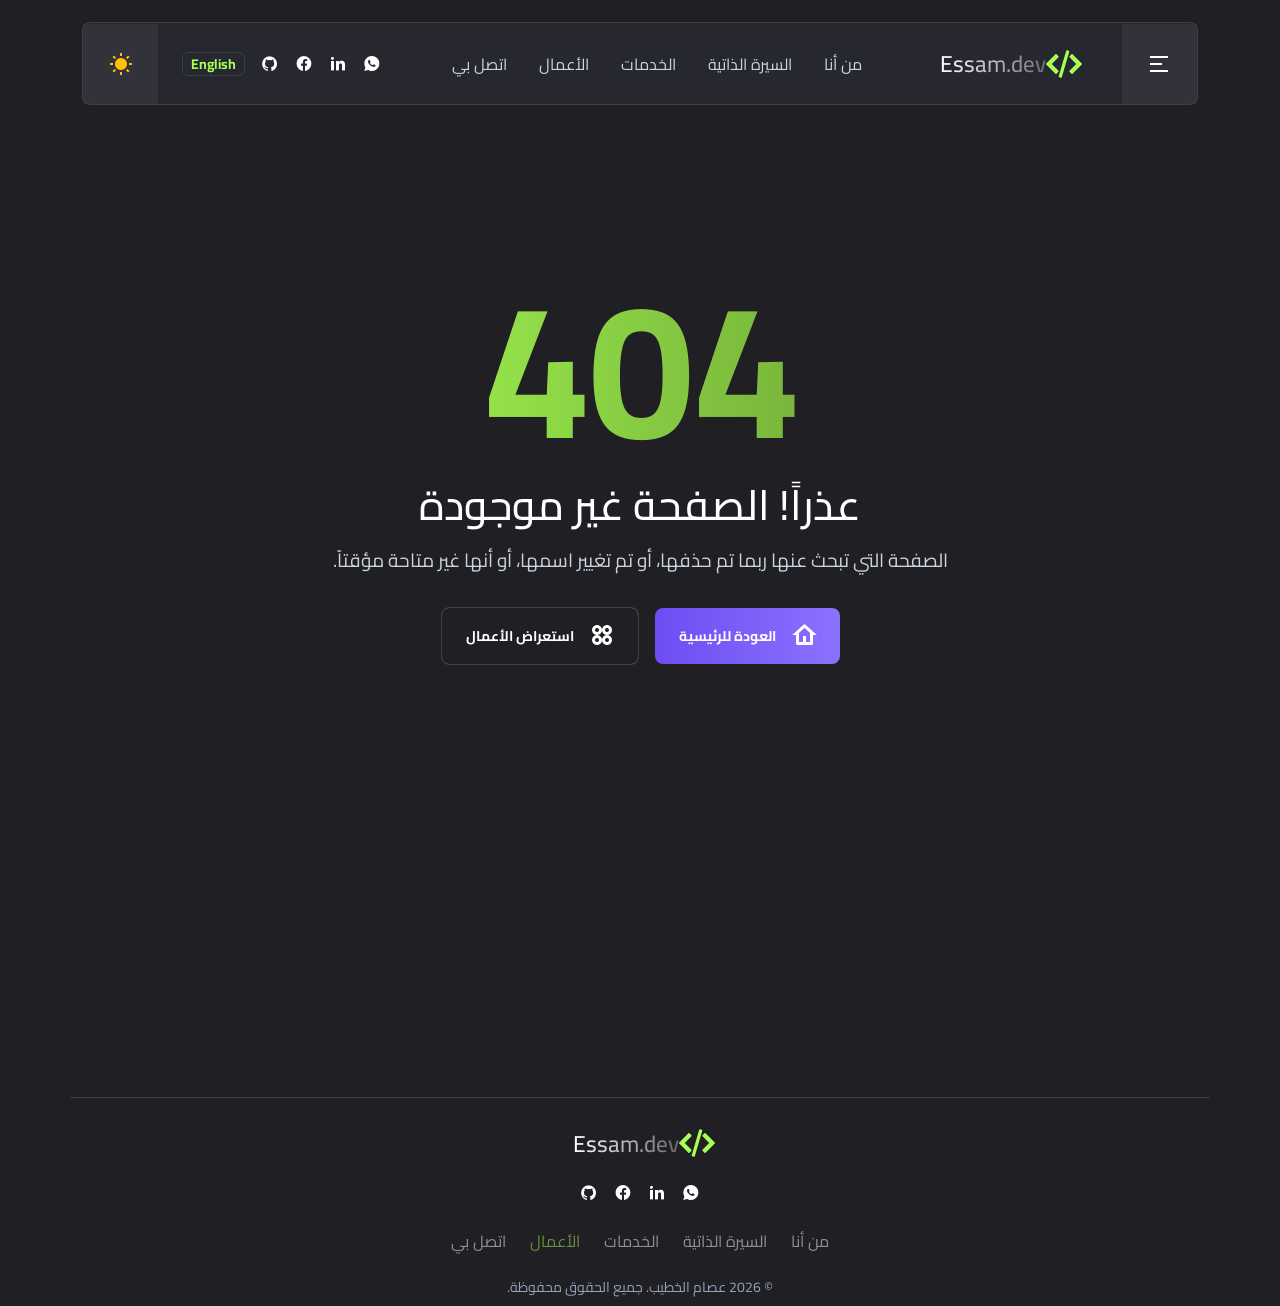
<file: 404-ar.html>
<!doctype html>
<html lang="ar" dir="rtl" data-bs-theme="dark">
    <head>
        <meta charset="UTF-8" />
        <meta name="viewport" content="width=device-width, initial-scale=1.0" />
        <meta http-equiv="x-ua-compatible" content="ie=edge" />
        <title>404 - الصفحة غير موجودة - عصام الخطيب</title>
        <script src="assets/js/vendors/color-modes.js"></script>
        <!-- Favicon icon-->
        <link rel="shortcut icon" type="image/x-icon" href="assets/imgs/template/favicon-gradient.svg" />
        <!-- Libs CSS -->
        <link rel="stylesheet" href="assets/css/vendors/bootstrap.min.css" />
        <link rel="stylesheet" href="assets/css/vendors/swiper-bundle.min.css" />
        <link rel="stylesheet" href="assets/css/vendors/aos.css" />
        <link rel="stylesheet" href="assets/css/vendors/odometer.css" />
        <link rel="stylesheet" href="assets/css/vendors/carouselTicker.css" />
        <link rel="stylesheet" href="assets/css/vendors/magnific-popup.css" />
        <link rel="stylesheet" href="assets/fonts/remixicon/remixicon.css" />
        <link rel="stylesheet" href="assets/fonts/satoshi/satoshi.css" />
        <!-- Arabic Fonts -->
        <link rel="preconnect" href="https://fonts.googleapis.com" />
        <link rel="preconnect" href="https://fonts.gstatic.com" crossorigin />
        <link href="https://fonts.googleapis.com/css2?family=Cairo:wght@300;400;500;600;700;800&family=DM+Mono:wght@300;400;500&display=swap" rel="stylesheet" />
        <!-- Main CSS -->
        <link rel="stylesheet" href="assets/css/main.css" />
        <style>
            body, h1, h2, h3, h4, h5, h6, p, span, a, input, textarea, button {
                font-family: 'Cairo', sans-serif !important;
            }
            .navbar-nav {
                padding-right: 0;
            }
        </style>
    </head>
    <body class="home-page-2">
        <!--Preloader-->
        <div id="preloader">
            <div class="loader-cover">
                <div class="loader-container">
                    <div class="loader-icon-2"></div>
                </div>
            </div>
        </div>
        <!--Preloader-end -->

        <!-- Navbar -->
        <header>
            <div class="container position-relative">
                <div class="position-relative">
                    <nav class="navbar navbar-expand-lg navbar-home-2 flex-nowrap z-999 p-0 border border-1 rounded-3">
                        <a href="#" class="navbar-menu p-4 text-center square-100 menu-tigger icon_80 icon-shape d-none d-md-flex" data-bs-target=".offCanvas__info" aria-controls="offCanvas__info">
                            <i class="ri-menu-2-line"></i>
                        </a>
                        <div class="container py-3 px-4">
                            <a class="navbar-brand d-flex main-logo align-items-center" href="index-ar.html">
                                <img src="assets/imgs/home-page-2/template/favicon.svg" alt="عصام الخطيب" />
                                <span class="fs-4 ms-2">Essam.dev</span>
                            </a>
                            <div class="d-none d-lg-flex">
                                <div class="collapse navbar-collapse" id="navbarSupportedContent">
                                    <ul class="navbar-nav me-auto mb-2 mb-lg-0">
                                        <li class="nav-item"><a class="nav-link" href="index-ar.html#about">من أنا</a></li>
                                        <li class="nav-item"><a class="nav-link" href="index-ar.html#resume">السيرة الذاتية</a></li>
                                        <li class="nav-item"><a class="nav-link" href="index-ar.html#services">الخدمات</a></li>
                                        <li class="nav-item"><a class="nav-link" href="index-ar.html#portfolio">الأعمال</a></li>
                                        <li class="nav-item"><a class="nav-link" href="index-ar.html#contact">اتصل بي</a></li>
                                    </ul>
                                </div>
                            </div>
                            <div class="navbar-social d-flex align-items-center ps-5 ps-lg-0 ms-5 ms-lg-0">
                                <div class="d-md-flex d-none gap-3">
                                    <a href="https://wa.me/967779121779" target="_blank" title="واتساب"><i class="ri-whatsapp-fill fs-18"></i></a>
                                    <a href="https://www.linkedin.com/in/esaam-alkhateeb-a7b8b61aa/" target="_blank" title="لينكد إن"><i class="ri-linkedin-fill fs-18"></i></a>
                                    <a href="https://www.facebook.com/Essami779" target="_blank" title="فيسبوك"><i class="ri-facebook-circle-fill fs-18"></i></a>
                                    <a href="https://github.com/Essami779" target="_blank" title="جيت هب"><i class="ri-github-fill fs-18"></i></a>
                                    <a href="404.html" class="badge bg-3 border border-1 text-primary-2 text-decoration-none px-2 py-1 align-self-center fs-7 fw-bold" title="English Version">English</a>
                                </div>
                                <div class="burger-icon burger-icon-white border rounded-3">
                                    <span class="burger-icon-top"></span>
                                    <span class="burger-icon-mid"></span>
                                    <span class="burger-icon-bottom"></span>
                                </div>
                            </div>
                        </div>
                        <div class="dark-light-switcher ps-10 ps-lg-0 ps-0 pe-md-5 pe-0 pe-lg-4 ps-lg-4 d-flex justify-content-center align-items-center icon_80">
                            <i class="ri-sun-fill text-warning"></i>
                            <i class="ri-contrast-2-line text-white"></i>
                        </div>
                    </nav>
                </div>

                <!-- offCanvas-menu -->
                <div class="offCanvas__info style-2">
                    <div class="offCanvas__close-icon menu-close">
                        <button><i class="ri-close-line"></i></button>
                    </div>
                    <div class="offCanvas__logo mb-5"><h3 class="mb-0">ابقَ على تواصل</h3></div>
                    <div class="offCanvas__side-info mb-30">
                        <div class="contact-list mb-30">
                            <p class="fs-6 fw-medium text-200 mb-5">مطور ومصمم ويب وتطبيقات فلاتر مقيم في صنعاء، اليمن.</p>
                            <div class="mb-3">
                                <span class="text-400 fs-5">الهاتف والواتساب</span>
                                <p class="mb-0"><a href="https://wa.me/967779121779" class="text-white text-decoration-none">+967 779121779</a></p>
                            </div>
                            <div class="mb-3">
                                <span class="text-400 fs-5">البريد الإلكتروني</span>
                                <p class="mb-0"><a href="mailto:astrodev2023@gmail.com" class="text-white text-decoration-none">astrodev2023@gmail.com</a></p>
                            </div>
                            <div class="mb-3">
                                <span class="text-400 fs-5">الموقع الجغرافي</span>
                                <p class="mb-0">اليمن - صنعاء</p>
                            </div>
                            <div class="mb-3">
                                <span class="text-400 fs-5">الموقع الإلكتروني</span>
                                <p class="mb-0"><a href="https://astrodevye.com" target="_blank" class="text-primary-2 text-decoration-none">astrodevye.com</a></p>
                            </div>
                        </div>
                    </div>
                </div>
                <div class="offCanvas__overly"></div>
            </div>
        </header>

        <main>
            <!-- 404 Section -->
            <section class="section-404 position-relative d-flex align-items-center justify-content-center" style="min-height: 75vh;">
                <div class="container position-relative z-1 text-center py-5">
                    <div class="row justify-content-center">
                        <div class="col-lg-8">
                            <div class="display-1 fw-bold text-linear-4 mb-3" style="font-size: clamp(6rem, 15vw, 12rem); line-height: 1; letter-spacing: -2px;">
                                404
                            </div>
                            <h2 class="text-white mb-3">عذراً! الصفحة غير موجودة</h2>
                            <p class="text-300 fs-5 mb-5 max-w-500 mx-auto">
                                الصفحة التي تبحث عنها ربما تم حذفها، أو تم تغيير اسمها، أو أنها غير متاحة مؤقتاً.
                            </p>
                            <div class="d-flex align-items-center justify-content-center flex-wrap gap-3">
                                <a href="index-ar.html" class="btn btn-gradient px-4 py-3 rounded-3 text-decoration-none">
                                    <i class="ri-home-4-line ms-2"></i>
                                    <span>العودة للرئيسية</span>
                                </a>
                                <a href="index-ar.html#portfolio" class="btn btn-outline-secondary px-4 py-3 rounded-3 text-white text-decoration-none border border-1 bg-3">
                                    <i class="ri-apps-2-line ms-2"></i>
                                    <span>استعراض الأعمال</span>
                                </a>
                            </div>
                        </div>
                    </div>
                </div>
            </section>
        </main>

        <!-- Footer -->
        <footer>
            <div class="section-footer-2 position-relative">
                <div class="container position-relative z-1 border-top border-1 pb-2 pt-4">
                    <div class="text-center">
                        <a class="d-flex main-logo align-items-center justify-content-center mb-3" href="index-ar.html">
                            <img src="assets/imgs/home-page-2/template/favicon.svg" alt="عصام الخطيب" />
                            <span class="fs-4 ms-2">Essam.dev</span>
                        </a>
                        <div class="d-flex justify-content-center gap-3">
                            <a href="https://wa.me/967779121779" target="_blank" title="واتساب"><i class="ri-whatsapp-fill fs-18"></i></a>
                            <a href="https://www.linkedin.com/in/esaam-alkhateeb-a7b8b61aa/" target="_blank" title="لينكد إن"><i class="ri-linkedin-fill fs-18"></i></a>
                            <a href="https://www.facebook.com/Essami779" target="_blank" title="فيسبوك"><i class="ri-facebook-circle-fill fs-18"></i></a>
                            <a href="https://github.com/Essami779" target="_blank" title="جيت هب"><i class="ri-github-fill fs-18"></i></a>
                        </div>
                        <div class="navigation d-flex align-items-center justify-content-center flex-wrap gap-4 my-4">
                            <a href="index-ar.html#about" class="fs-6"> من أنا </a>
                            <a href="index-ar.html#resume" class="fs-6"> السيرة الذاتية </a>
                            <a href="index-ar.html#services" class="fs-6"> الخدمات </a>
                            <a href="index-ar.html#portfolio" class="fs-6 text-primary-2"> الأعمال </a>
                            <a href="index-ar.html#contact" class="fs-6"> اتصل بي </a>
                        </div>
                        <p class="fs-7 text-400 mb-0">© 2026 عصام الخطيب. جميع الحقوق محفوظة.</p>
                    </div>
                </div>
            </div>
        </footer>

        <!-- Scroll top -->
        <div class="btn-scroll-top style-btn-2">
            <svg class="progress-square svg-content" width="100%" height="100%" viewBox="0 0 40 40">
                <path d="M8 1H32C35.866 1 39 4.13401 39 8V32C39 35.866 35.866 39 32 39H8C4.13401 39 1 35.866 1 32V8C1 4.13401 4.13401 1 8 1Z" />
            </svg>
        </div>

        <!-- Libs JS -->
        <script src="assets/js/vendors/jquery-3.7.1.min.js"></script>
        <script src="assets/js/vendors/bootstrap.bundle.min.js"></script>
        <script src="assets/js/vendors/swiper-bundle.min.js"></script>
        <script src="assets/js/vendors/aos.js"></script>
        <script src="assets/js/vendors/wow.min.js"></script>
        <script src="assets/js/vendors/smart-stick-nav.js"></script>
        <script src="assets/js/vendors/jquery.magnific-popup.min.js"></script>
        <script src="assets/js/vendors/gsap.min.js"></script>
        <script src="assets/js/vendors/imagesloaded.pkgd.min.js"></script>
        <script src="assets/js/vendors/isotope.pkgd.min.js"></script>
        <script src="assets/js/vendors/ScrollTrigger.min.js"></script>
        <script src="assets/js/vendors/jquery.carouselTicker.min.js"></script>
        <script src="assets/js/vendors/jquery.odometer.min.js"></script>
        <script src="assets/js/vendors/jquery.appear.js"></script>
        <script src="assets/js/vendors/gsap-custom.js"></script>
        <script src="assets/js/imageRevealHover.js"></script>
        <script src="assets/js/vendors/aat.min.js"></script>
        <!-- Theme JS -->
        <script src="assets/js/main.js"></script>
    </body>
</html>
</file>
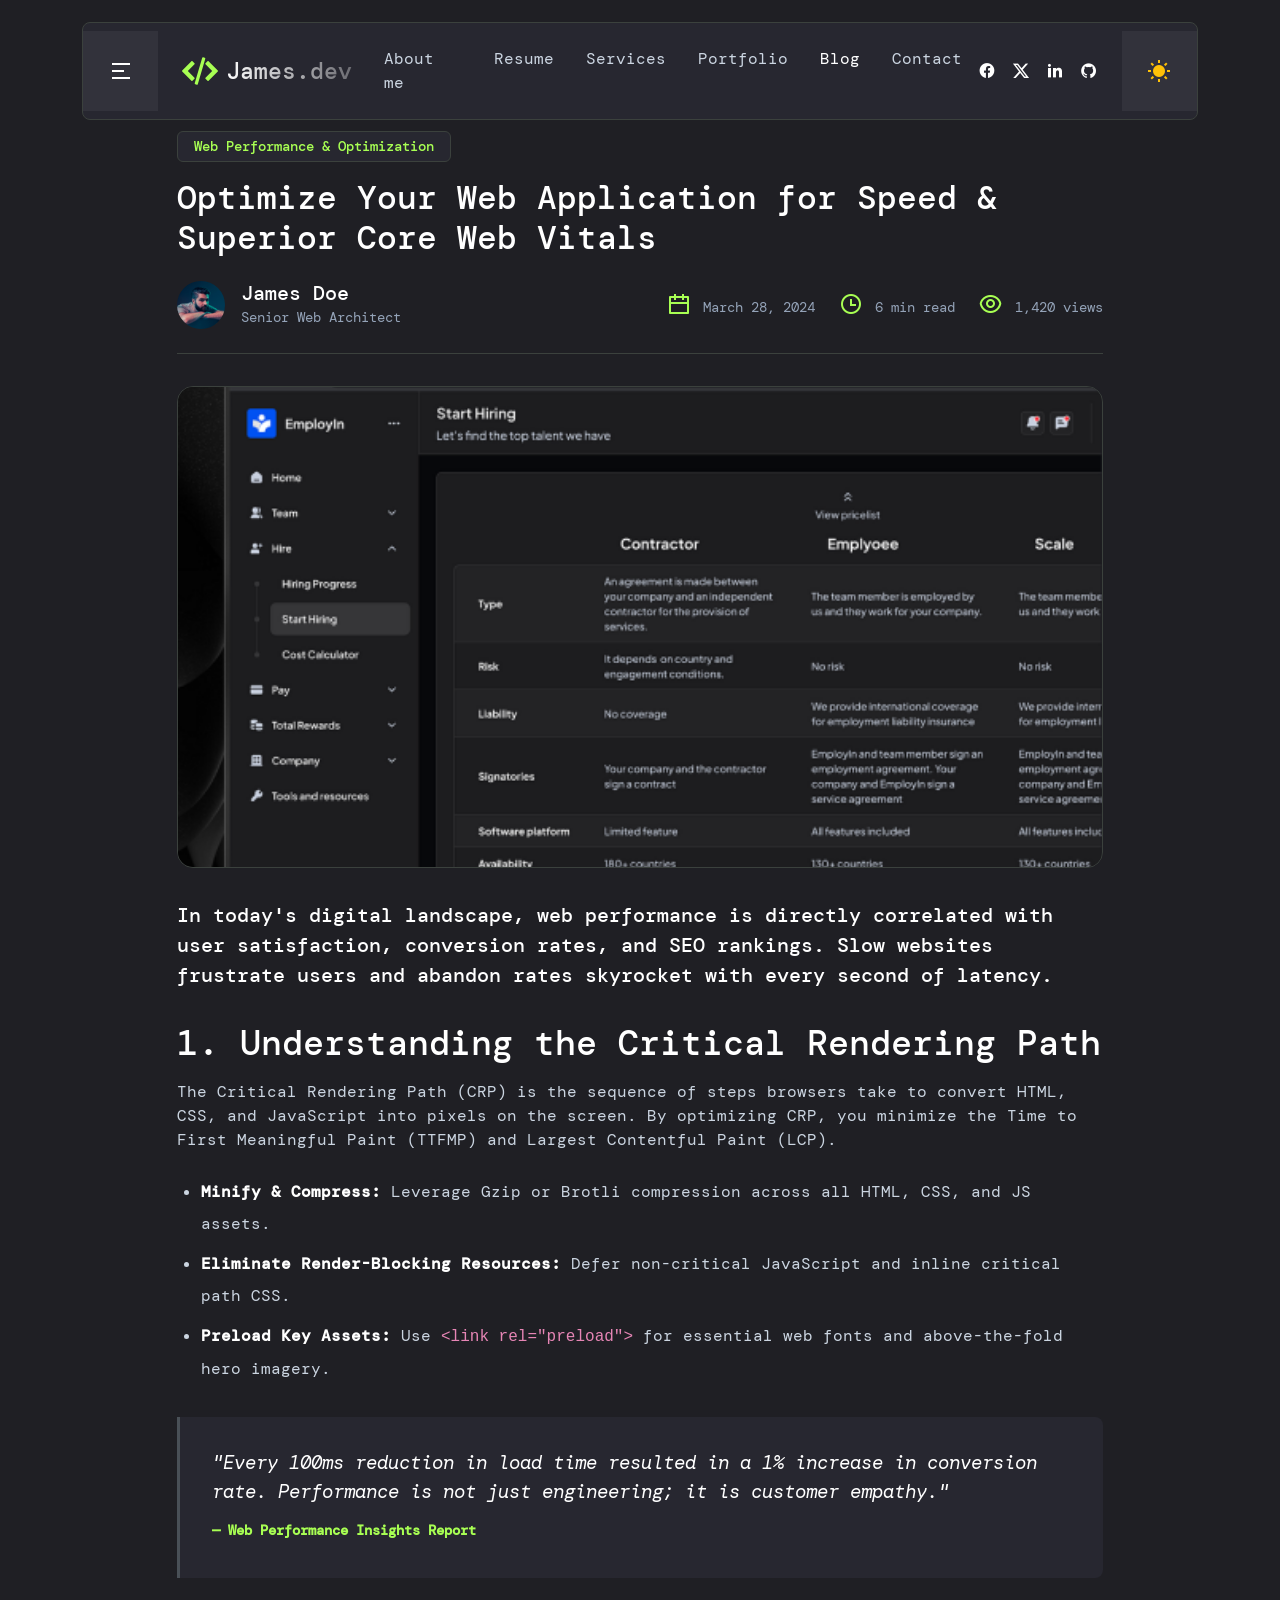
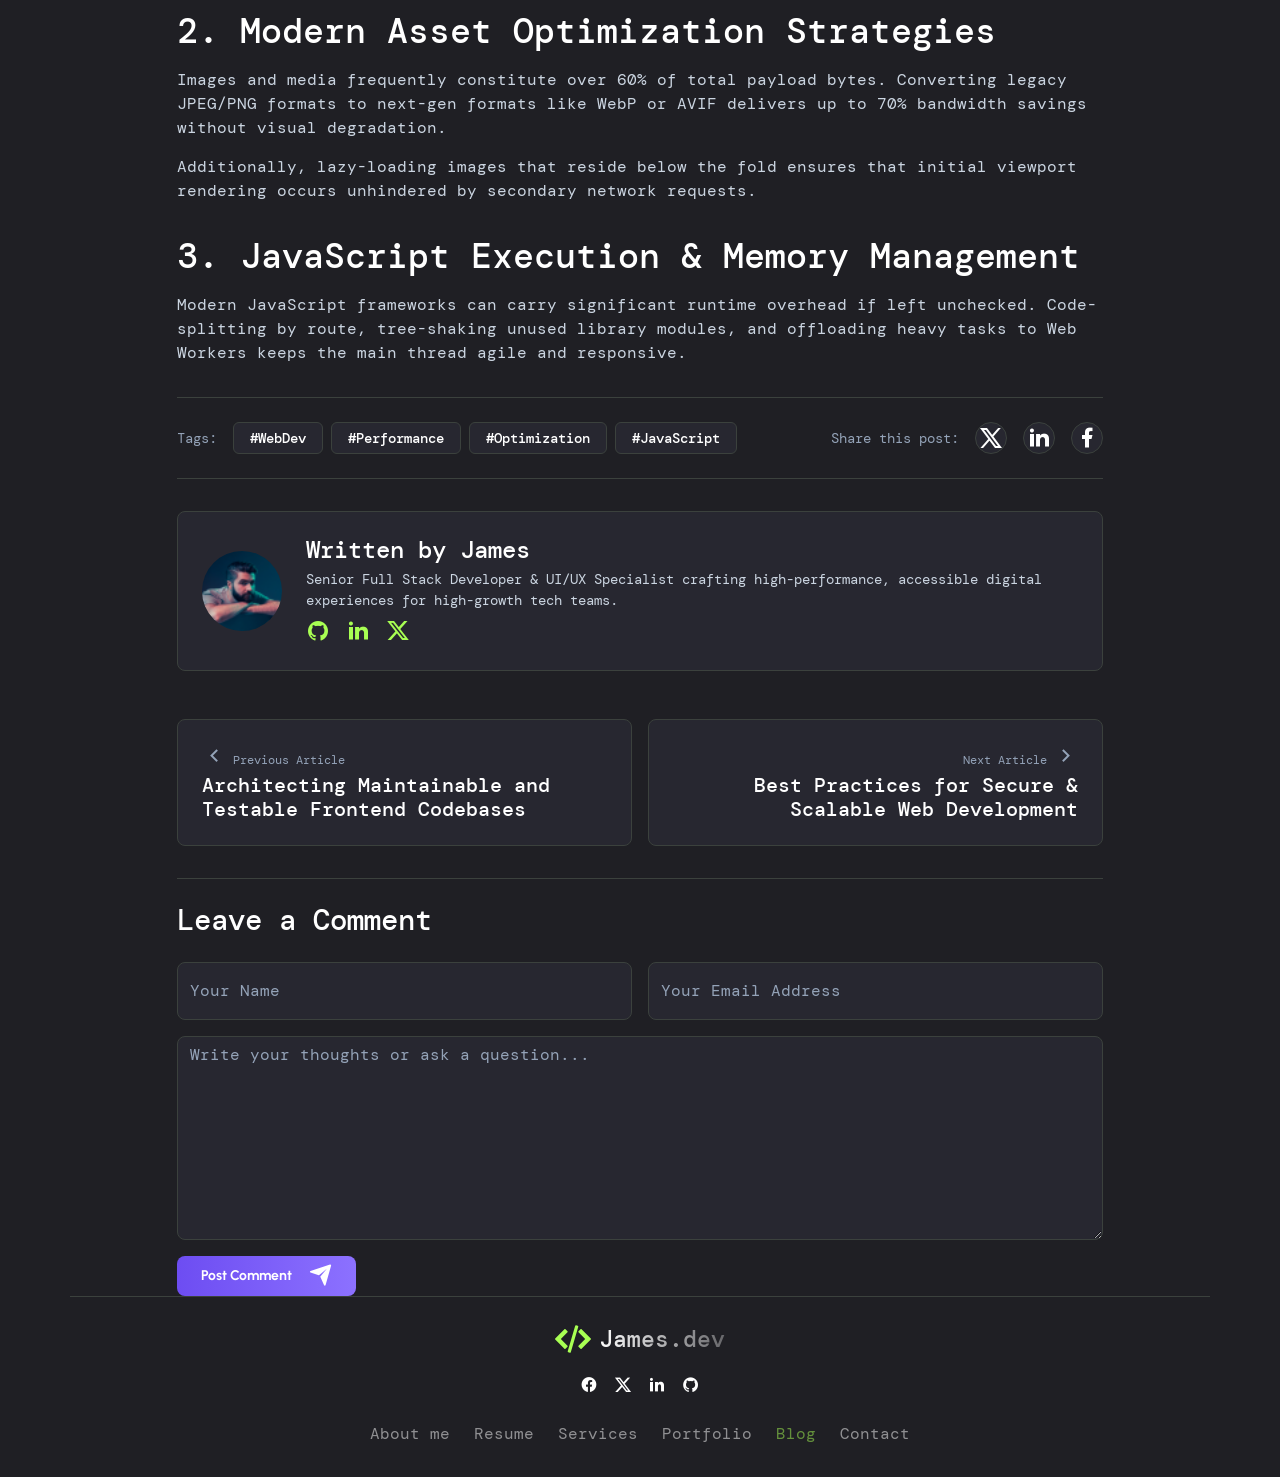
<file: blog-details.html>
<!doctype html>
<html lang="en" data-bs-theme="dark">
    <head>
        <meta charset="UTF-8" />
        <meta name="viewport" content="width=device-width, initial-scale=1.0" />
        <meta http-equiv="x-ua-compatible" content="ie=edge" />
        <title>Optimize Your Web Application for Speed - James.dev</title>
        <script src="assets/js/vendors/color-modes.js"></script>
        <!-- Favicon icon-->
        <link rel="shortcut icon" type="image/x-icon" href="assets/imgs/template/favicon-gradient.svg" />
        <!-- Libs CSS -->
        <link rel="stylesheet" href="assets/css/vendors/bootstrap.min.css" />
        <link rel="stylesheet" href="assets/css/vendors/swiper-bundle.min.css" />
        <link rel="stylesheet" href="assets/css/vendors/aos.css" />
        <link rel="stylesheet" href="assets/css/vendors/odometer.css" />
        <link rel="stylesheet" href="assets/css/vendors/carouselTicker.css" />
        <link rel="stylesheet" href="assets/css/vendors/magnific-popup.css" />
        <link rel="stylesheet" href="assets/fonts/remixicon/remixicon.css" />
        <link rel="stylesheet" href="assets/fonts/satoshi/satoshi.css" />
        <!-- Fonts -->
        <link rel="preconnect" href="https://fonts.googleapis.com" />
        <link rel="preconnect" href="https://fonts.gstatic.com" crossorigin />
        <link href="https://fonts.googleapis.com/css2?family=DM+Mono:wght@300;400;500&family=Playfair+Display:wght@400..900&family=Urbanist:wght@100..900&display=swap" rel="stylesheet" />
        <!-- Main CSS -->
        <link rel="stylesheet" href="assets/css/main.css" />
    </head>
    <body class="home-page-2">
        <!--Preloader-->
        <div id="preloader">
            <div class="loader-cover">
                <div class="loader-container">
                    <div class="loader-icon-2"></div>
                </div>
            </div>
        </div>
        <!--Preloader-end -->

        <!-- Navbar -->
        <header>
            <div class="container position-relative">
                <div class="position-relative">
                    <nav class="navbar navbar-expand-lg navbar-home-2 flex-nowrap z-999 p-0 border border-1 rounded-3">
                        <a href="#" class="navbar-menu p-4 text-center square-100 menu-tigger icon_80 icon-shape d-none d-md-flex" data-bs-target=".offCanvas__info" aria-controls="offCanvas__info">
                            <i class="ri-menu-2-line"></i>
                        </a>
                        <div class="container py-3 px-4">
                            <a class="navbar-brand d-flex main-logo align-items-center" href="index.html">
                                <img src="assets/imgs/home-page-2/template/favicon.svg" alt="zelio" />
                                <span class="fs-4 ms-2">James.dev</span>
                            </a>
                            <div class="d-none d-lg-flex">
                                <div class="collapse navbar-collapse" id="navbarSupportedContent">
                                    <ul class="navbar-nav me-auto mb-2 mb-lg-0">
                                        <li class="nav-item">
                                            <a class="nav-link" href="index.html#about">About me</a>
                                        </li>
                                        <li class="nav-item">
                                            <a class="nav-link" href="index.html#resume">Resume</a>
                                        </li>
                                        <li class="nav-item">
                                            <a class="nav-link" href="index.html#services">Services</a>
                                        </li>
                                        <li class="nav-item">
                                            <a class="nav-link" href="index.html#portfolio">Portfolio</a>
                                        </li>
                                        <li class="nav-item">
                                            <a class="nav-link active" href="blog-list.html">Blog</a>
                                        </li>
                                        <li class="nav-item">
                                            <a class="nav-link" href="index.html#contact">Contact</a>
                                        </li>
                                    </ul>
                                </div>
                            </div>
                            <div class="navbar-social d-flex align-items-center pe-5 pe-lg-0 me-5 me-lg-0">
                                <div class="d-md-flex d-none gap-3">
                                    <a href="http://facebook.com"><i class="ri-facebook-circle-fill fs-18"></i></a>
                                    <a href="http://twitter.com"><i class="ri-twitter-x-fill fs-18"></i></a>
                                    <a href="http://linkedin.com"><i class="ri-linkedin-fill fs-18"></i></a>
                                    <a href="http://github.com"><i class="ri-github-fill fs-18"></i></a>
                                </div>
                                <div class="burger-icon burger-icon-white border rounded-3">
                                    <span class="burger-icon-top"></span>
                                    <span class="burger-icon-mid"></span>
                                    <span class="burger-icon-bottom"></span>
                                </div>
                            </div>
                        </div>
                        <div class="dark-light-switcher pe-10 pe-lg-0 pe-0 ps-md-5 ps-0 ps-lg-4 pe-lg-4 d-flex justify-content-center align-items-center icon_80">
                            <i class="ri-sun-fill text-warning"></i>
                            <i class="ri-contrast-2-line text-white"></i>
                        </div>
                    </nav>
                </div>

                <!-- offCanvas-menu -->
                <div class="offCanvas__info style-2">
                    <div class="offCanvas__close-icon menu-close">
                        <button><i class="ri-close-line"></i></button>
                    </div>
                    <div class="offCanvas__logo mb-5"><h3 class="mb-0">Get in touch</h3></div>
                    <div class="offCanvas__side-info mb-30">
                        <div class="contact-list mb-30">
                            <p class="fs-6 fw-medium text-200 mb-5">I'm always excited to take on new projects and collaborate with innovative minds.</p>
                            <div class="mb-3">
                                <span class="text-400 fs-5">Phone Number</span>
                                <p class="mb-0">+1-234-567-8901</p>
                            </div>
                            <div class="mb-3">
                                <span class="text-400 fs-5">Email</span>
                                <p class="mb-0">contact@james.dev</p>
                            </div>
                            <div class="mb-3">
                                <span class="text-400 fs-5">Skype</span>
                                <p class="mb-0">JamesDeveloper</p>
                            </div>
                            <div class="mb-3">
                                <span class="text-400 fs-5">Address</span>
                                <p class="mb-0">0811 Erdman Prairie Road, Joaville, California 90210</p>
                            </div>
                        </div>
                        <div class="contact-list">
                            <p class="text-400 fs-5 mb-2">Social</p>
                            <div class="d-md-flex d-none gap-3">
                                <a href="http://facebook.com"><i class="ri-facebook-circle-fill fs-18"></i></a>
                                <a href="http://twitter.com"><i class="ri-twitter-x-fill fs-18"></i></a>
                                <a href="http://linkedin.com"><i class="ri-linkedin-fill fs-18"></i></a>
                                <a href="http://github.com"><i class="ri-github-fill fs-18"></i></a>
                            </div>
                        </div>
                    </div>
                </div>
                <div class="offCanvas__overly"></div>

                <!-- Mobile Menu -->
                <div class="mobile-header-active mobile-header-wrapper-style perfect-scrollbar button-bg-2">
                    <div class="mobile-header-wrapper-inner">
                        <div class="mobile-header-logo">
                            <a class="d-flex main-logo align-items-center d-inline-flex" href="index.html">
                                <img src="assets/imgs/home-page-2/template/favicon.svg" alt="zelio" />
                                <span class="fs-4 ms-2 text-white">James.dev</span>
                            </a>
                            <div class="burger-icon burger-icon-white border rounded-3">
                                <span class="burger-icon-top"></span>
                                <span class="burger-icon-mid"></span>
                                <span class="burger-icon-bottom"></span>
                            </div>
                        </div>
                        <div class="mobile-header-content-area">
                            <div class="perfect-scroll">
                                <div class="mobile-menu-wrap mobile-header-border">
                                    <nav>
                                        <ul class="mobile-menu font-heading ps-0">
                                            <li class="nav-item"><a class="nav-link" href="index.html#about">About me</a></li>
                                            <li class="nav-item"><a class="nav-link" href="index.html#resume">Resume</a></li>
                                            <li class="nav-item"><a class="nav-link" href="index.html#services">Services</a></li>
                                            <li class="nav-item"><a class="nav-link" href="index.html#portfolio">Portfolio</a></li>
                                            <li class="nav-item"><a class="nav-link active" href="blog-list.html">Blog</a></li>
                                            <li class="nav-item"><a class="nav-link" href="index.html#contact">Contact</a></li>
                                        </ul>
                                    </nav>
                                </div>
                            </div>
                        </div>
                    </div>
                </div>
            </div>
        </header>

        <main>
            <!-- Article Header -->
            <section class="section-blog-detail position-relative pt-80 pb-40">
                <div class="container position-relative z-1">
                    <div class="row justify-content-center">
                        <div class="col-lg-10">
                            <!-- Breadcrumb & Back -->
                            <div class="mb-4">
                                <a href="blog-list.html" class="d-inline-flex align-items-center text-primary-2 text-decoration-none fs-6 fw-medium">
                                    <i class="ri-arrow-left-line me-2"></i> Back to All Articles
                                </a>
                            </div>

                            <div class="d-inline-block px-3 py-1 bg-3 border border-1 rounded-2 text-primary-2 fs-7 fw-medium mb-3">
                                Web Performance & Optimization
                            </div>

                            <h1 class="fs-2 mb-4 text-white">Optimize Your Web Application for Speed & Superior Core Web Vitals</h1>

                            <!-- Author & Meta bar -->
                            <div class="d-flex align-items-center justify-content-between flex-wrap gap-3 pb-4 border-bottom border-1 mb-5">
                                <div class="d-flex align-items-center">
                                    <img src="assets/imgs/coporation/avatar.png" alt="James" class="rounded-circle me-3" style="width: 48px; height: 48px; object-fit: cover;" />
                                    <div>
                                        <h6 class="mb-0 text-white">James Doe</h6>
                                        <span class="fs-7 text-400">Senior Web Architect</span>
                                    </div>
                                </div>
                                <div class="d-flex align-items-center gap-4 text-400 fs-7">
                                    <span><i class="ri-calendar-line me-1 text-primary-2"></i> March 28, 2024</span>
                                    <span><i class="ri-time-line me-1 text-primary-2"></i> 6 min read</span>
                                    <span><i class="ri-eye-line me-1 text-primary-2"></i> 1,420 views</span>
                                </div>
                            </div>

                            <!-- Featured Post Image -->
                            <div class="rounded-4 overflow-hidden mb-5 border border-1">
                                <img src="assets/imgs/home-page-2/blog/img-1.png" alt="Web Performance Optimization" class="w-100 object-fit-cover" style="max-height: 480px;" />
                            </div>

                            <!-- Article Content Body -->
                            <div class="article-body text-300 fs-6 lh-lg">
                                <p class="lead text-white fw-medium mb-4">
                                    In today's digital landscape, web performance is directly correlated with user satisfaction, conversion rates, and SEO rankings. Slow websites frustrate users and abandon rates skyrocket with every second of latency.
                                </p>

                                <h3 class="text-white mt-5 mb-3">1. Understanding the Critical Rendering Path</h3>
                                <p>
                                    The Critical Rendering Path (CRP) is the sequence of steps browsers take to convert HTML, CSS, and JavaScript into pixels on the screen. By optimizing CRP, you minimize the Time to First Meaningful Paint (TTFMP) and Largest Contentful Paint (LCP).
                                </p>
                                <ul class="my-4 ps-4">
                                    <li class="mb-2"><strong class="text-white">Minify & Compress:</strong> Leverage Gzip or Brotli compression across all HTML, CSS, and JS assets.</li>
                                    <li class="mb-2"><strong class="text-white">Eliminate Render-Blocking Resources:</strong> Defer non-critical JavaScript and inline critical path CSS.</li>
                                    <li class="mb-2"><strong class="text-white">Preload Key Assets:</strong> Use <code>&lt;link rel="preload"&gt;</code> for essential web fonts and above-the-fold hero imagery.</li>
                                </ul>

                                <!-- Styled Blockquote -->
                                <div class="p-4 p-md-5 my-5 border-start border-3 border-primary-2 bg-3 rounded-end-3">
                                    <p class="fs-5 fst-italic text-white mb-2">
                                        "Every 100ms reduction in load time resulted in a 1% increase in conversion rate. Performance is not just engineering; it is customer empathy."
                                    </p>
                                    <span class="fs-7 text-primary-2 fw-semibold">— Web Performance Insights Report</span>
                                </div>

                                <h3 class="text-white mt-5 mb-3">2. Modern Asset Optimization Strategies</h3>
                                <p>
                                    Images and media frequently constitute over 60% of total payload bytes. Converting legacy JPEG/PNG formats to next-gen formats like WebP or AVIF delivers up to 70% bandwidth savings without visual degradation.
                                </p>
                                <p>
                                    Additionally, lazy-loading images that reside below the fold ensures that initial viewport rendering occurs unhindered by secondary network requests.
                                </p>

                                <h3 class="text-white mt-5 mb-3">3. JavaScript Execution & Memory Management</h3>
                                <p>
                                    Modern JavaScript frameworks can carry significant runtime overhead if left unchecked. Code-splitting by route, tree-shaking unused library modules, and offloading heavy tasks to Web Workers keeps the main thread agile and responsive.
                                </p>
                            </div>

                            <!-- Tags & Social Share -->
                            <div class="d-flex align-items-center justify-content-between flex-wrap gap-3 py-4 mt-5 border-top border-bottom border-1">
                                <div class="d-flex align-items-center flex-wrap gap-2">
                                    <span class="text-400 me-2 fs-7">Tags:</span>
                                    <span class="badge bg-3 text-white border border-1 px-3 py-2">#WebDev</span>
                                    <span class="badge bg-3 text-white border border-1 px-3 py-2">#Performance</span>
                                    <span class="badge bg-3 text-white border border-1 px-3 py-2">#Optimization</span>
                                    <span class="badge bg-3 text-white border border-1 px-3 py-2">#JavaScript</span>
                                </div>
                                <div class="d-flex align-items-center gap-3">
                                    <span class="text-400 fs-7">Share this post:</span>
                                    <a href="http://twitter.com" class="icon-shape icon-sm border border-1 rounded-circle bg-3 text-white"><i class="ri-twitter-x-line"></i></a>
                                    <a href="http://linkedin.com" class="icon-shape icon-sm border border-1 rounded-circle bg-3 text-white"><i class="ri-linkedin-fill"></i></a>
                                    <a href="http://facebook.com" class="icon-shape icon-sm border border-1 rounded-circle bg-3 text-white"><i class="ri-facebook-fill"></i></a>
                                </div>
                            </div>

                            <!-- Author Card -->
                            <div class="bg-3 p-4 rounded-3 border border-1 my-5 d-flex align-items-center flex-column flex-md-row gap-4">
                                <img src="assets/imgs/coporation/avatar.png" alt="James" class="rounded-circle" style="width: 80px; height: 80px; object-fit: cover;" />
                                <div>
                                    <h5 class="mb-1 text-white">Written by James</h5>
                                    <p class="fs-7 text-300 mb-2">Senior Full Stack Developer & UI/UX Specialist crafting high-performance, accessible digital experiences for high-growth tech teams.</p>
                                    <div class="d-flex gap-3">
                                        <a href="http://github.com" class="text-primary-2 fs-6"><i class="ri-github-fill"></i></a>
                                        <a href="http://linkedin.com" class="text-primary-2 fs-6"><i class="ri-linkedin-fill"></i></a>
                                        <a href="http://twitter.com" class="text-primary-2 fs-6"><i class="ri-twitter-x-fill"></i></a>
                                    </div>
                                </div>
                            </div>

                            <!-- Next / Previous Post Navigation -->
                            <div class="row g-3 my-5">
                                <div class="col-md-6">
                                    <a href="blog-details.html" class="p-4 bg-3 rounded-3 border border-1 d-block text-decoration-none h-100">
                                        <span class="fs-8 text-400 d-block mb-1"><i class="ri-arrow-left-s-line"></i> Previous Article</span>
                                        <h6 class="text-white mb-0">Architecting Maintainable and Testable Frontend Codebases</h6>
                                    </a>
                                </div>
                                <div class="col-md-6">
                                    <a href="blog-details.html" class="p-4 bg-3 rounded-3 border border-1 d-block text-decoration-none text-end h-100">
                                        <span class="fs-8 text-400 d-block mb-1">Next Article <i class="ri-arrow-right-s-line"></i></span>
                                        <h6 class="text-white mb-0">Best Practices for Secure & Scalable Web Development</h6>
                                    </a>
                                </div>
                            </div>

                            <!-- Comments / Leave a Reply Form -->
                            <div class="mt-5 pt-4 border-top border-1">
                                <h4 class="text-white mb-4">Leave a Comment</h4>
                                <form action="#">
                                    <div class="row g-3">
                                        <div class="col-md-6">
                                            <input type="text" class="form-control bg-3 border border-1 rounded-3" placeholder="Your Name" />
                                        </div>
                                        <div class="col-md-6">
                                            <input type="email" class="form-control bg-3 border border-1 rounded-3" placeholder="Your Email Address" />
                                        </div>
                                        <div class="col-12">
                                            <textarea class="form-control bg-3 border border-1 rounded-3" rows="5" placeholder="Write your thoughts or ask a question..."></textarea>
                                        </div>
                                        <div class="col-12 mt-3">
                                            <button type="submit" class="btn btn-gradient px-4 py-2 rounded-3 border-0">
                                                <span>Post Comment</span>
                                                <i class="ri-send-plane-fill ms-2"></i>
                                            </button>
                                        </div>
                                    </div>
                                </form>
                            </div>
                        </div>
                    </div>
                </div>
            </section>
        </main>

        <!-- Footer -->
        <footer>
            <div class="section-footer-2 position-relative">
                <div class="container position-relative z-1 border-top border-1 pb-2 pt-4">
                    <div class="text-center">
                        <a class="d-flex main-logo align-items-center justify-content-center mb-3" href="index.html">
                            <img src="assets/imgs/home-page-2/template/favicon.svg" alt="zelio" />
                            <span class="fs-4 ms-2">James.dev</span>
                        </a>
                        <div class="d-flex justify-content-center gap-3">
                            <a href="http://facebook.com"><i class="ri-facebook-circle-fill fs-18"></i></a>
                            <a href="http://twitter.com"><i class="ri-twitter-x-fill fs-18"></i></a>
                            <a href="http://linkedin.com"><i class="ri-linkedin-fill fs-18"></i></a>
                            <a href="http://github.com"><i class="ri-github-fill fs-18"></i></a>
                        </div>
                        <div class="navigation d-flex align-items-center justify-content-center flex-wrap gap-4 my-4">
                            <a href="index.html#about" class="fs-6"> About me </a>
                            <a href="index.html#resume" class="fs-6"> Resume </a>
                            <a href="index.html#services" class="fs-6"> Services </a>
                            <a href="index.html#portfolio" class="fs-6"> Portfolio </a>
                            <a href="blog-list.html" class="fs-6 text-primary-2"> Blog </a>
                            <a href="index.html#contact" class="fs-6"> Contact </a>
                        </div>
                    </div>
                </div>
            </div>
        </footer>

        <!-- Scroll top -->
        <div class="btn-scroll-top style-btn-2">
            <svg class="progress-square svg-content" width="100%" height="100%" viewBox="0 0 40 40">
                <path d="M8 1H32C35.866 1 39 4.13401 39 8V32C39 35.866 35.866 39 32 39H8C4.13401 39 1 35.866 1 32V8C1 4.13401 4.13401 1 8 1Z" />
            </svg>
        </div>

        <!-- Libs JS -->
        <script src="assets/js/vendors/jquery-3.7.1.min.js"></script>
        <script src="assets/js/vendors/bootstrap.bundle.min.js"></script>
        <script src="assets/js/vendors/swiper-bundle.min.js"></script>
        <script src="assets/js/vendors/aos.js"></script>
        <script src="assets/js/vendors/wow.min.js"></script>
        <script src="assets/js/vendors/smart-stick-nav.js"></script>
        <script src="assets/js/vendors/jquery.magnific-popup.min.js"></script>
        <script src="assets/js/vendors/gsap.min.js"></script>
        <script src="assets/js/vendors/imagesloaded.pkgd.min.js"></script>
        <script src="assets/js/vendors/isotope.pkgd.min.js"></script>
        <script src="assets/js/vendors/ScrollTrigger.min.js"></script>
        <script src="assets/js/vendors/jquery.carouselTicker.min.js"></script>
        <script src="assets/js/vendors/jquery.odometer.min.js"></script>
        <script src="assets/js/vendors/jquery.appear.js"></script>
        <script src="assets/js/vendors/gsap-custom.js"></script>
        <script src="assets/js/imageRevealHover.js"></script>
        <script src="assets/js/vendors/aat.min.js"></script>
        <!-- Theme JS -->
        <script src="assets/js/main.js"></script>
    </body>
</html>
</file>
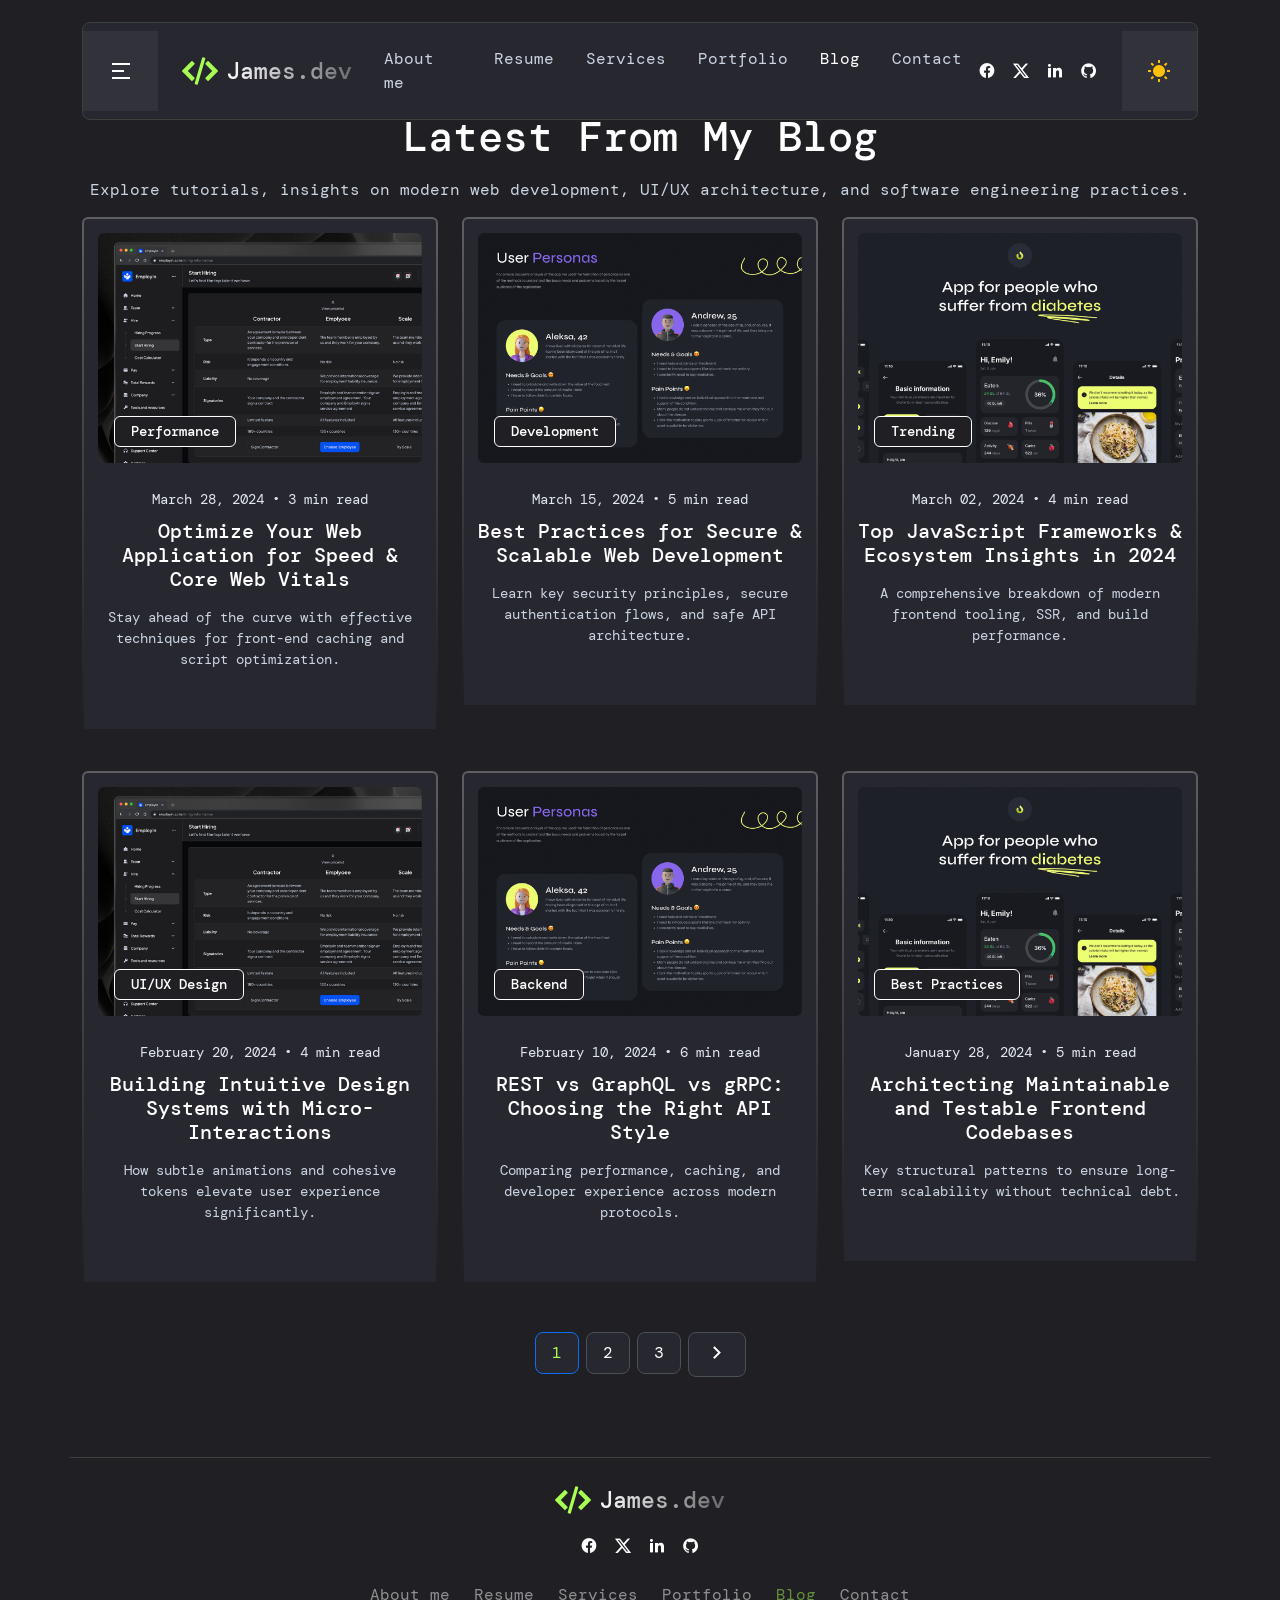
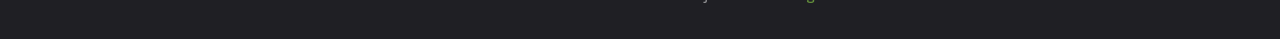
<file: blog-list.html>
<!doctype html>
<html lang="en" data-bs-theme="dark">
    <head>
        <meta charset="UTF-8" />
        <meta name="viewport" content="width=device-width, initial-scale=1.0" />
        <meta http-equiv="x-ua-compatible" content="ie=edge" />
        <title>Blog - James Web & App Developer</title>
        <script src="assets/js/vendors/color-modes.js"></script>
        <!-- Favicon icon-->
        <link rel="shortcut icon" type="image/x-icon" href="assets/imgs/template/favicon-gradient.svg" />
        <!-- Libs CSS -->
        <link rel="stylesheet" href="assets/css/vendors/bootstrap.min.css" />
        <link rel="stylesheet" href="assets/css/vendors/swiper-bundle.min.css" />
        <link rel="stylesheet" href="assets/css/vendors/aos.css" />
        <link rel="stylesheet" href="assets/css/vendors/odometer.css" />
        <link rel="stylesheet" href="assets/css/vendors/carouselTicker.css" />
        <link rel="stylesheet" href="assets/css/vendors/magnific-popup.css" />
        <link rel="stylesheet" href="assets/fonts/remixicon/remixicon.css" />
        <link rel="stylesheet" href="assets/fonts/satoshi/satoshi.css" />
        <!-- Fonts -->
        <link rel="preconnect" href="https://fonts.googleapis.com" />
        <link rel="preconnect" href="https://fonts.gstatic.com" crossorigin />
        <link href="https://fonts.googleapis.com/css2?family=DM+Mono:wght@300;400;500&family=Playfair+Display:wght@400..900&family=Urbanist:wght@100..900&display=swap" rel="stylesheet" />
        <!-- Main CSS -->
        <link rel="stylesheet" href="assets/css/main.css" />
    </head>
    <body class="home-page-2">
        <!--Preloader-->
        <div id="preloader">
            <div class="loader-cover">
                <div class="loader-container">
                    <div class="loader-icon-2"></div>
                </div>
            </div>
        </div>
        <!--Preloader-end -->

        <!-- Navbar -->
        <header>
            <div class="container position-relative">
                <div class="position-relative">
                    <nav class="navbar navbar-expand-lg navbar-home-2 flex-nowrap z-999 p-0 border border-1 rounded-3">
                        <a href="#" class="navbar-menu p-4 text-center square-100 menu-tigger icon_80 icon-shape d-none d-md-flex" data-bs-target=".offCanvas__info" aria-controls="offCanvas__info">
                            <i class="ri-menu-2-line"></i>
                        </a>
                        <div class="container py-3 px-4">
                            <a class="navbar-brand d-flex main-logo align-items-center" href="index.html">
                                <img src="assets/imgs/home-page-2/template/favicon.svg" alt="zelio" />
                                <span class="fs-4 ms-2">James.dev</span>
                            </a>
                            <div class="d-none d-lg-flex">
                                <div class="collapse navbar-collapse" id="navbarSupportedContent">
                                    <ul class="navbar-nav me-auto mb-2 mb-lg-0">
                                        <li class="nav-item">
                                            <a class="nav-link" href="index.html#about">About me</a>
                                        </li>
                                        <li class="nav-item">
                                            <a class="nav-link" href="index.html#resume">Resume</a>
                                        </li>
                                        <li class="nav-item">
                                            <a class="nav-link" href="index.html#services">Services</a>
                                        </li>
                                        <li class="nav-item">
                                            <a class="nav-link" href="index.html#portfolio">Portfolio</a>
                                        </li>
                                        <li class="nav-item">
                                            <a class="nav-link active" href="blog-list.html">Blog</a>
                                        </li>
                                        <li class="nav-item">
                                            <a class="nav-link" href="index.html#contact">Contact</a>
                                        </li>
                                    </ul>
                                </div>
                            </div>
                            <div class="navbar-social d-flex align-items-center pe-5 pe-lg-0 me-5 me-lg-0">
                                <div class="d-md-flex d-none gap-3">
                                    <a href="http://facebook.com">
                                        <i class="ri-facebook-circle-fill fs-18"></i>
                                    </a>
                                    <a href="http://twitter.com">
                                        <i class="ri-twitter-x-fill fs-18"></i>
                                    </a>
                                    <a href="http://linkedin.com">
                                        <i class="ri-linkedin-fill fs-18"></i>
                                    </a>
                                    <a href="http://github.com">
                                        <i class="ri-github-fill fs-18"></i>
                                    </a>
                                </div>
                                <div class="burger-icon burger-icon-white border rounded-3">
                                    <span class="burger-icon-top"></span>
                                    <span class="burger-icon-mid"></span>
                                    <span class="burger-icon-bottom"></span>
                                </div>
                            </div>
                        </div>
                        <div class="dark-light-switcher pe-10 pe-lg-0 pe-0 ps-md-5 ps-0 ps-lg-4 pe-lg-4 d-flex justify-content-center align-items-center icon_80">
                            <i class="ri-sun-fill text-warning"></i>
                            <i class="ri-contrast-2-line text-white"></i>
                        </div>
                    </nav>
                </div>

                <!-- offCanvas-menu -->
                <div class="offCanvas__info style-2">
                    <div class="offCanvas__close-icon menu-close">
                        <button><i class="ri-close-line"></i></button>
                    </div>
                    <div class="offCanvas__logo mb-5"><h3 class="mb-0">Get in touch</h3></div>
                    <div class="offCanvas__side-info mb-30">
                        <div class="contact-list mb-30">
                            <p class="fs-6 fw-medium text-200 mb-5">I'm always excited to take on new projects and collaborate with innovative minds.</p>
                            <div class="mb-3">
                                <span class="text-400 fs-5">Phone Number</span>
                                <p class="mb-0">+1-234-567-8901</p>
                            </div>
                            <div class="mb-3">
                                <span class="text-400 fs-5">Email</span>
                                <p class="mb-0">contact@james.dev</p>
                            </div>
                            <div class="mb-3">
                                <span class="text-400 fs-5">Skype</span>
                                <p class="mb-0">JamesDeveloper</p>
                            </div>
                            <div class="mb-3">
                                <span class="text-400 fs-5">Address</span>
                                <p class="mb-0">0811 Erdman Prairie Road, Joaville, California 90210</p>
                            </div>
                        </div>
                        <div class="contact-list">
                            <p class="text-400 fs-5 mb-2">Social</p>
                            <div class="d-md-flex d-none gap-3">
                                <a href="http://facebook.com"><i class="ri-facebook-circle-fill fs-18"></i></a>
                                <a href="http://twitter.com"><i class="ri-twitter-x-fill fs-18"></i></a>
                                <a href="http://linkedin.com"><i class="ri-linkedin-fill fs-18"></i></a>
                                <a href="http://github.com"><i class="ri-github-fill fs-18"></i></a>
                            </div>
                        </div>
                    </div>
                </div>
                <div class="offCanvas__overly"></div>

                <!-- Mobile Menu -->
                <div class="mobile-header-active mobile-header-wrapper-style perfect-scrollbar button-bg-2">
                    <div class="mobile-header-wrapper-inner">
                        <div class="mobile-header-logo">
                            <a class="d-flex main-logo align-items-center d-inline-flex" href="index.html">
                                <img src="assets/imgs/home-page-2/template/favicon.svg" alt="zelio" />
                                <span class="fs-4 ms-2 text-white">James.dev</span>
                            </a>
                            <div class="burger-icon burger-icon-white border rounded-3">
                                <span class="burger-icon-top"></span>
                                <span class="burger-icon-mid"></span>
                                <span class="burger-icon-bottom"></span>
                            </div>
                        </div>
                        <div class="mobile-header-content-area">
                            <div class="perfect-scroll">
                                <div class="mobile-menu-wrap mobile-header-border">
                                    <nav>
                                        <ul class="mobile-menu font-heading ps-0">
                                            <li class="nav-item"><a class="nav-link" href="index.html#about">About me</a></li>
                                            <li class="nav-item"><a class="nav-link" href="index.html#resume">Resume</a></li>
                                            <li class="nav-item"><a class="nav-link" href="index.html#services">Services</a></li>
                                            <li class="nav-item"><a class="nav-link" href="index.html#portfolio">Portfolio</a></li>
                                            <li class="nav-item"><a class="nav-link active" href="blog-list.html">Blog</a></li>
                                            <li class="nav-item"><a class="nav-link" href="index.html#contact">Contact</a></li>
                                        </ul>
                                    </nav>
                                </div>
                            </div>
                        </div>
                    </div>
                </div>
            </div>
        </header>

        <main>
            <!-- Banner / Header Section -->
            <section class="section-blog-header position-relative pt-80 pb-40">
                <div class="container position-relative z-1">
                    <div class="text-center">
                        <div class="d-flex align-items-center justify-content-center">
                            <svg class="text-primary-2 me-2" xmlns="http://www.w3.org/2000/svg" width="5" height="6" viewBox="0 0 5 6" fill="none">
                                <circle cx="2.5" cy="3" r="2.5" fill="#A8FF53" />
                            </svg>
                            <span class="text-linear-4 d-flex align-items-center"> Articles & Insights </span>
                        </div>
                        <h2 class="mt-2 mb-3">Latest From My Blog</h2>
                        <p class="text-300 fs-6 max-w-600 mx-auto">Explore tutorials, insights on modern web development, UI/UX architecture, and software engineering practices.</p>
                    </div>
                </div>
            </section>

            <!-- Blog List Section -->
            <section class="section-blog-2 position-relative pb-80">
                <div class="container">
                    <div class="row g-4">
                        <!-- Post 1 -->
                        <div class="col-lg-4 col-md-6" data-aos="fade-up" data-aos-delay="100">
                            <div class="blog-card rounded-top-2 mb-3">
                                <div class="blog-card__image position-relative">
                                    <div class="zoom-img rounded-2 overflow-hidden">
                                        <img class="w-100" src="assets/imgs/home-page-2/blog/img-1.png" alt="Optimize Web Application" />
                                        <a class="position-absolute bottom-0 start-0 m-3 text-white-keep border border-white fw-medium px-3 py-1 fs-7 bg-white rounded-2" href="blog-details.html">Performance</a>
                                        <a href="blog-details.html" class="blog-card__link position-absolute top-50 start-50 translate-middle icon-md icon-shape rounded-circle">
                                            <i class="ri-arrow-right-up-line"></i>
                                        </a>
                                    </div>
                                </div>
                                <div class="blog-card__content position-relative text-center mt-4">
                                    <span class="blog-card__date fs-7">March 28, 2024 • 3 min read</span>
                                    <h6 class="blog-card__title mt-2">
                                        <a href="blog-details.html" class="text-white text-decoration-none">Optimize Your Web Application for Speed & Core Web Vitals</a>
                                    </h6>
                                    <p class="blog-card__description fs-7">Stay ahead of the curve with effective techniques for front-end caching and script optimization.</p>
                                    <a href="blog-details.html" class="link-overlay position-absolute top-0 start-0 w-100 h-100"></a>
                                </div>
                            </div>
                        </div>

                        <!-- Post 2 -->
                        <div class="col-lg-4 col-md-6" data-aos="fade-up" data-aos-delay="200">
                            <div class="blog-card rounded-top-2 mb-3">
                                <div class="blog-card__image position-relative">
                                    <div class="zoom-img rounded-2 overflow-hidden">
                                        <img class="w-100" src="assets/imgs/home-page-2/blog/img-2.png" alt="Secure Web Development" />
                                        <a class="position-absolute bottom-0 start-0 m-3 text-white-keep border border-white fw-medium px-3 py-1 fs-7 bg-white rounded-2" href="blog-details.html">Development</a>
                                        <a href="blog-details.html" class="blog-card__link position-absolute top-50 start-50 translate-middle icon-md icon-shape rounded-circle">
                                            <i class="ri-arrow-right-up-line"></i>
                                        </a>
                                    </div>
                                </div>
                                <div class="blog-card__content position-relative text-center mt-4">
                                    <span class="blog-card__date fs-7">March 15, 2024 • 5 min read</span>
                                    <h6 class="blog-card__title mt-2">
                                        <a href="blog-details.html" class="text-white text-decoration-none">Best Practices for Secure & Scalable Web Development</a>
                                    </h6>
                                    <p class="blog-card__description fs-7">Learn key security principles, secure authentication flows, and safe API architecture.</p>
                                    <a href="blog-details.html" class="link-overlay position-absolute top-0 start-0 w-100 h-100"></a>
                                </div>
                            </div>
                        </div>

                        <!-- Post 3 -->
                        <div class="col-lg-4 col-md-6" data-aos="fade-up" data-aos-delay="300">
                            <div class="blog-card rounded-top-2 mb-3">
                                <div class="blog-card__image position-relative">
                                    <div class="zoom-img rounded-2 overflow-hidden">
                                        <img class="w-100" src="assets/imgs/home-page-2/blog/img-3.png" alt="JavaScript Frameworks" />
                                        <a class="position-absolute bottom-0 start-0 m-3 text-white-keep border border-white fw-medium px-3 py-1 fs-7 bg-white rounded-2" href="blog-details.html">Trending</a>
                                        <a href="blog-details.html" class="blog-card__link position-absolute top-50 start-50 translate-middle icon-md icon-shape rounded-circle">
                                            <i class="ri-arrow-right-up-line"></i>
                                        </a>
                                    </div>
                                </div>
                                <div class="blog-card__content position-relative text-center mt-4">
                                    <span class="blog-card__date fs-7">March 02, 2024 • 4 min read</span>
                                    <h6 class="blog-card__title mt-2">
                                        <a href="blog-details.html" class="text-white text-decoration-none">Top JavaScript Frameworks & Ecosystem Insights in 2024</a>
                                    </h6>
                                    <p class="blog-card__description fs-7">A comprehensive breakdown of modern frontend tooling, SSR, and build performance.</p>
                                    <a href="blog-details.html" class="link-overlay position-absolute top-0 start-0 w-100 h-100"></a>
                                </div>
                            </div>
                        </div>

                        <!-- Post 4 -->
                        <div class="col-lg-4 col-md-6" data-aos="fade-up" data-aos-delay="400">
                            <div class="blog-card rounded-top-2 mb-3">
                                <div class="blog-card__image position-relative">
                                    <div class="zoom-img rounded-2 overflow-hidden">
                                        <img class="w-100" src="assets/imgs/home-page-2/blog/img-1.png" alt="UI/UX Architecture" />
                                        <a class="position-absolute bottom-0 start-0 m-3 text-white-keep border border-white fw-medium px-3 py-1 fs-7 bg-white rounded-2" href="blog-details.html">UI/UX Design</a>
                                        <a href="blog-details.html" class="blog-card__link position-absolute top-50 start-50 translate-middle icon-md icon-shape rounded-circle">
                                            <i class="ri-arrow-right-up-line"></i>
                                        </a>
                                    </div>
                                </div>
                                <div class="blog-card__content position-relative text-center mt-4">
                                    <span class="blog-card__date fs-7">February 20, 2024 • 4 min read</span>
                                    <h6 class="blog-card__title mt-2">
                                        <a href="blog-details.html" class="text-white text-decoration-none">Building Intuitive Design Systems with Micro-Interactions</a>
                                    </h6>
                                    <p class="blog-card__description fs-7">How subtle animations and cohesive tokens elevate user experience significantly.</p>
                                    <a href="blog-details.html" class="link-overlay position-absolute top-0 start-0 w-100 h-100"></a>
                                </div>
                            </div>
                        </div>

                        <!-- Post 5 -->
                        <div class="col-lg-4 col-md-6" data-aos="fade-up" data-aos-delay="500">
                            <div class="blog-card rounded-top-2 mb-3">
                                <div class="blog-card__image position-relative">
                                    <div class="zoom-img rounded-2 overflow-hidden">
                                        <img class="w-100" src="assets/imgs/home-page-2/blog/img-2.png" alt="API Design" />
                                        <a class="position-absolute bottom-0 start-0 m-3 text-white-keep border border-white fw-medium px-3 py-1 fs-7 bg-white rounded-2" href="blog-details.html">Backend</a>
                                        <a href="blog-details.html" class="blog-card__link position-absolute top-50 start-50 translate-middle icon-md icon-shape rounded-circle">
                                            <i class="ri-arrow-right-up-line"></i>
                                        </a>
                                    </div>
                                </div>
                                <div class="blog-card__content position-relative text-center mt-4">
                                    <span class="blog-card__date fs-7">February 10, 2024 • 6 min read</span>
                                    <h6 class="blog-card__title mt-2">
                                        <a href="blog-details.html" class="text-white text-decoration-none">REST vs GraphQL vs gRPC: Choosing the Right API Style</a>
                                    </h6>
                                    <p class="blog-card__description fs-7">Comparing performance, caching, and developer experience across modern protocols.</p>
                                    <a href="blog-details.html" class="link-overlay position-absolute top-0 start-0 w-100 h-100"></a>
                                </div>
                            </div>
                        </div>

                        <!-- Post 6 -->
                        <div class="col-lg-4 col-md-6" data-aos="fade-up" data-aos-delay="600">
                            <div class="blog-card rounded-top-2 mb-3">
                                <div class="blog-card__image position-relative">
                                    <div class="zoom-img rounded-2 overflow-hidden">
                                        <img class="w-100" src="assets/imgs/home-page-2/blog/img-3.png" alt="Clean Code" />
                                        <a class="position-absolute bottom-0 start-0 m-3 text-white-keep border border-white fw-medium px-3 py-1 fs-7 bg-white rounded-2" href="blog-details.html">Best Practices</a>
                                        <a href="blog-details.html" class="blog-card__link position-absolute top-50 start-50 translate-middle icon-md icon-shape rounded-circle">
                                            <i class="ri-arrow-right-up-line"></i>
                                        </a>
                                    </div>
                                </div>
                                <div class="blog-card__content position-relative text-center mt-4">
                                    <span class="blog-card__date fs-7">January 28, 2024 • 5 min read</span>
                                    <h6 class="blog-card__title mt-2">
                                        <a href="blog-details.html" class="text-white text-decoration-none">Architecting Maintainable and Testable Frontend Codebases</a>
                                    </h6>
                                    <p class="blog-card__description fs-7">Key structural patterns to ensure long-term scalability without technical debt.</p>
                                    <a href="blog-details.html" class="link-overlay position-absolute top-0 start-0 w-100 h-100"></a>
                                </div>
                            </div>
                        </div>
                    </div>

                    <!-- Pagination -->
                    <div class="d-flex justify-content-center mt-5">
                        <nav aria-label="Blog pagination">
                            <ul class="pagination gap-2 border-0 mb-0">
                                <li class="page-item active">
                                    <a class="page-link rounded-3 border-1 bg-3 text-primary-2 px-3 py-2" href="#">1</a>
                                </li>
                                <li class="page-item">
                                    <a class="page-link rounded-3 border-1 bg-3 text-white px-3 py-2" href="#">2</a>
                                </li>
                                <li class="page-item">
                                    <a class="page-link rounded-3 border-1 bg-3 text-white px-3 py-2" href="#">3</a>
                                </li>
                                <li class="page-item">
                                    <a class="page-link rounded-3 border-1 bg-3 text-white px-3 py-2" href="#"><i class="ri-arrow-right-s-line"></i></a>
                                </li>
                            </ul>
                        </nav>
                    </div>
                </div>
            </section>
        </main>

        <!-- Footer -->
        <footer>
            <div class="section-footer-2 position-relative">
                <div class="container position-relative z-1 border-top border-1 pb-2 pt-4">
                    <div class="text-center">
                        <a class="d-flex main-logo align-items-center justify-content-center mb-3" href="index.html">
                            <img src="assets/imgs/home-page-2/template/favicon.svg" alt="zelio" />
                            <span class="fs-4 ms-2">James.dev</span>
                        </a>
                        <div class="d-flex justify-content-center gap-3">
                            <a href="http://facebook.com"><i class="ri-facebook-circle-fill fs-18"></i></a>
                            <a href="http://twitter.com"><i class="ri-twitter-x-fill fs-18"></i></a>
                            <a href="http://linkedin.com"><i class="ri-linkedin-fill fs-18"></i></a>
                            <a href="http://github.com"><i class="ri-github-fill fs-18"></i></a>
                        </div>
                        <div class="navigation d-flex align-items-center justify-content-center flex-wrap gap-4 my-4">
                            <a href="index.html#about" class="fs-6"> About me </a>
                            <a href="index.html#resume" class="fs-6"> Resume </a>
                            <a href="index.html#services" class="fs-6"> Services </a>
                            <a href="index.html#portfolio" class="fs-6"> Portfolio </a>
                            <a href="blog-list.html" class="fs-6 text-primary-2"> Blog </a>
                            <a href="index.html#contact" class="fs-6"> Contact </a>
                        </div>
                    </div>
                </div>
            </div>
        </footer>

        <!-- Scroll top -->
        <div class="btn-scroll-top style-btn-2">
            <svg class="progress-square svg-content" width="100%" height="100%" viewBox="0 0 40 40">
                <path d="M8 1H32C35.866 1 39 4.13401 39 8V32C39 35.866 35.866 39 32 39H8C4.13401 39 1 35.866 1 32V8C1 4.13401 4.13401 1 8 1Z" />
            </svg>
        </div>

        <!-- Libs JS -->
        <script src="assets/js/vendors/jquery-3.7.1.min.js"></script>
        <script src="assets/js/vendors/bootstrap.bundle.min.js"></script>
        <script src="assets/js/vendors/swiper-bundle.min.js"></script>
        <script src="assets/js/vendors/aos.js"></script>
        <script src="assets/js/vendors/wow.min.js"></script>
        <script src="assets/js/vendors/smart-stick-nav.js"></script>
        <script src="assets/js/vendors/jquery.magnific-popup.min.js"></script>
        <script src="assets/js/vendors/gsap.min.js"></script>
        <script src="assets/js/vendors/imagesloaded.pkgd.min.js"></script>
        <script src="assets/js/vendors/isotope.pkgd.min.js"></script>
        <script src="assets/js/vendors/ScrollTrigger.min.js"></script>
        <script src="assets/js/vendors/jquery.carouselTicker.min.js"></script>
        <script src="assets/js/vendors/jquery.odometer.min.js"></script>
        <script src="assets/js/vendors/jquery.appear.js"></script>
        <script src="assets/js/vendors/gsap-custom.js"></script>
        <script src="assets/js/imageRevealHover.js"></script>
        <script src="assets/js/vendors/aat.min.js"></script>
        <!-- Theme JS -->
        <script src="assets/js/main.js"></script>
    </body>
</html>
</file>
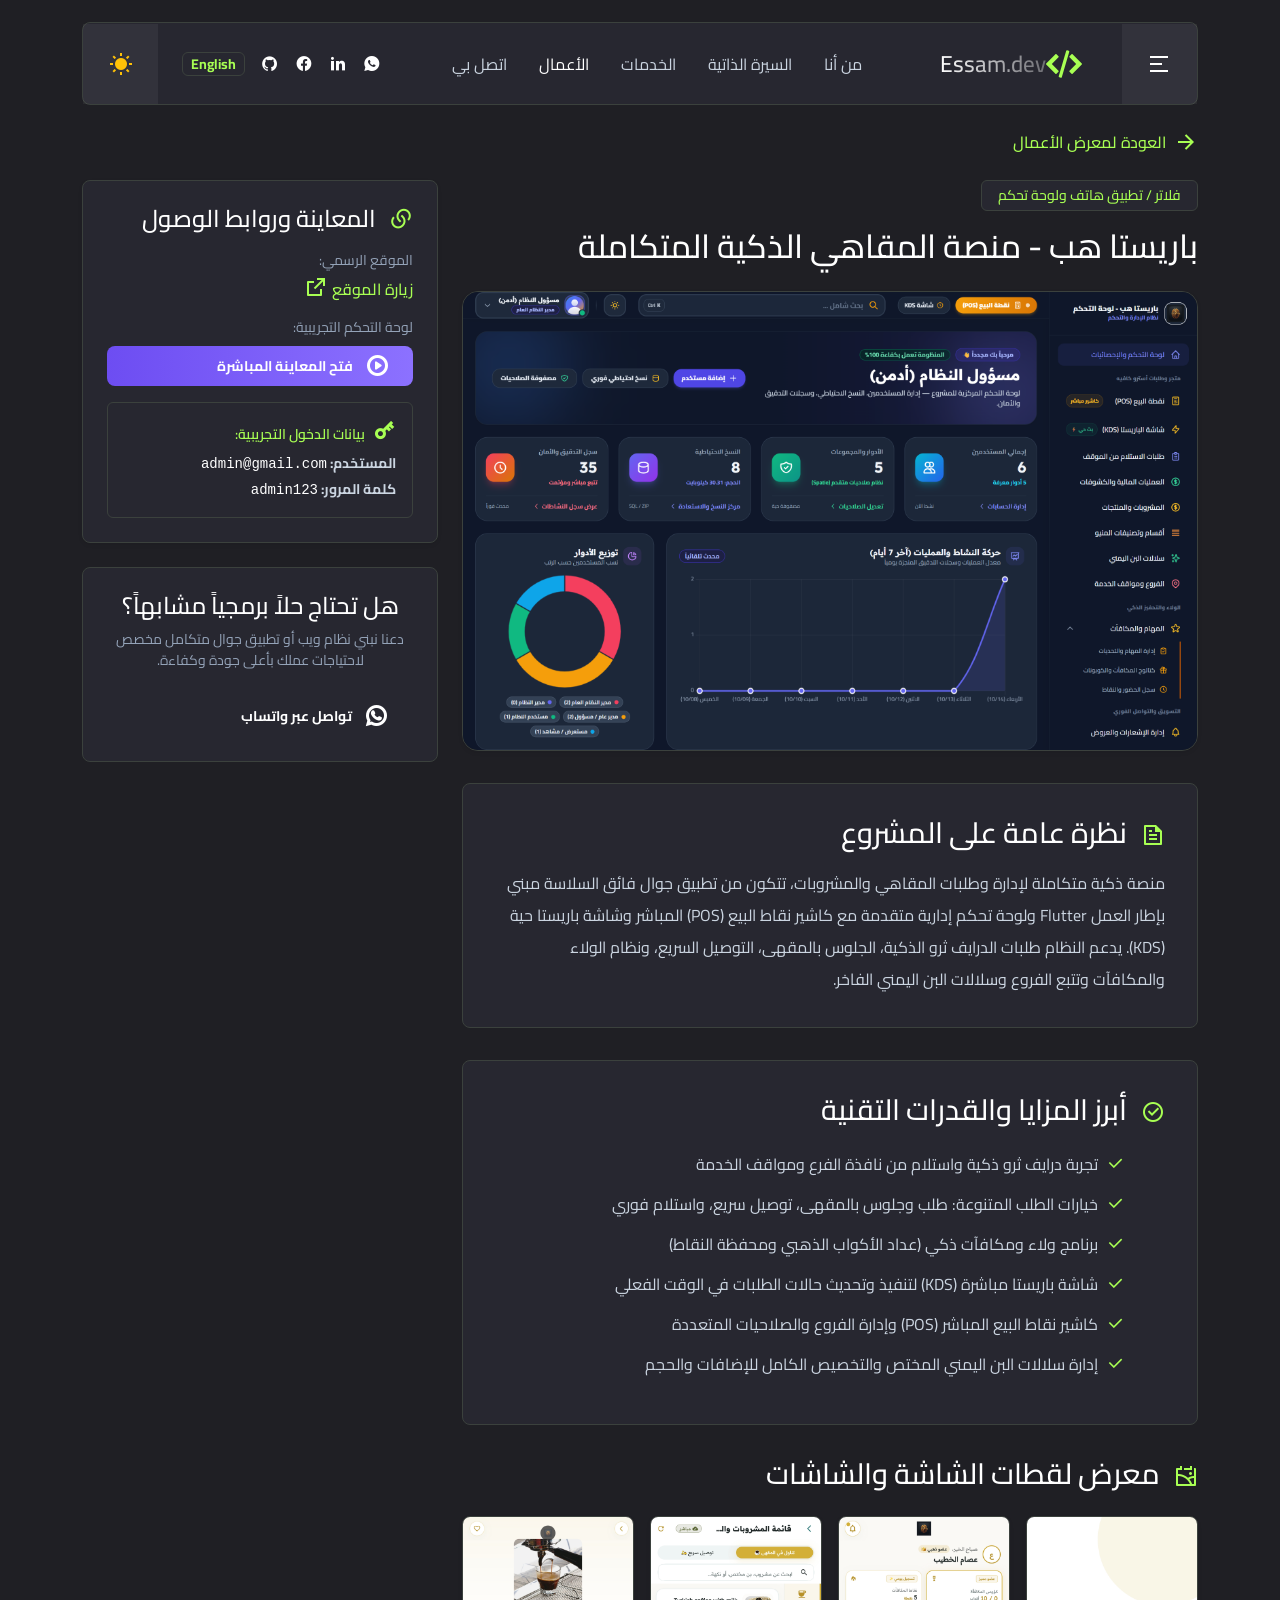
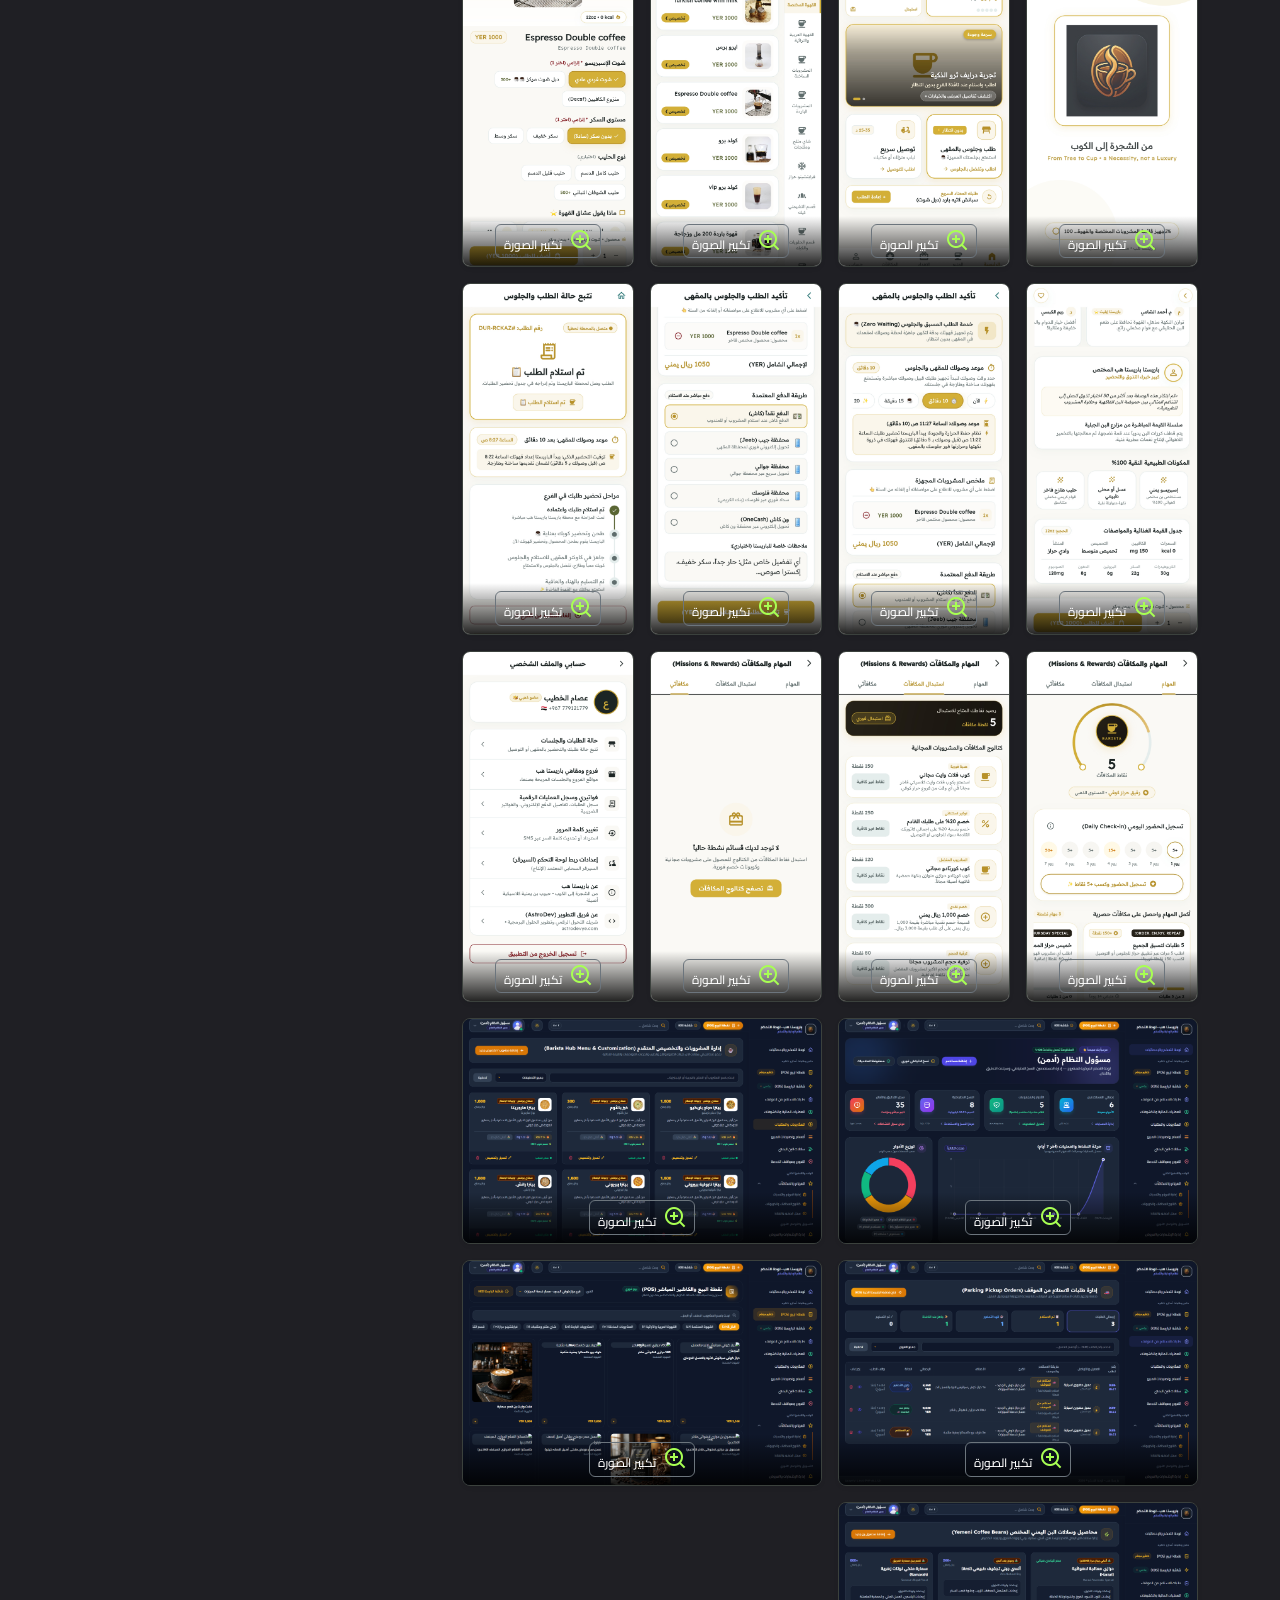
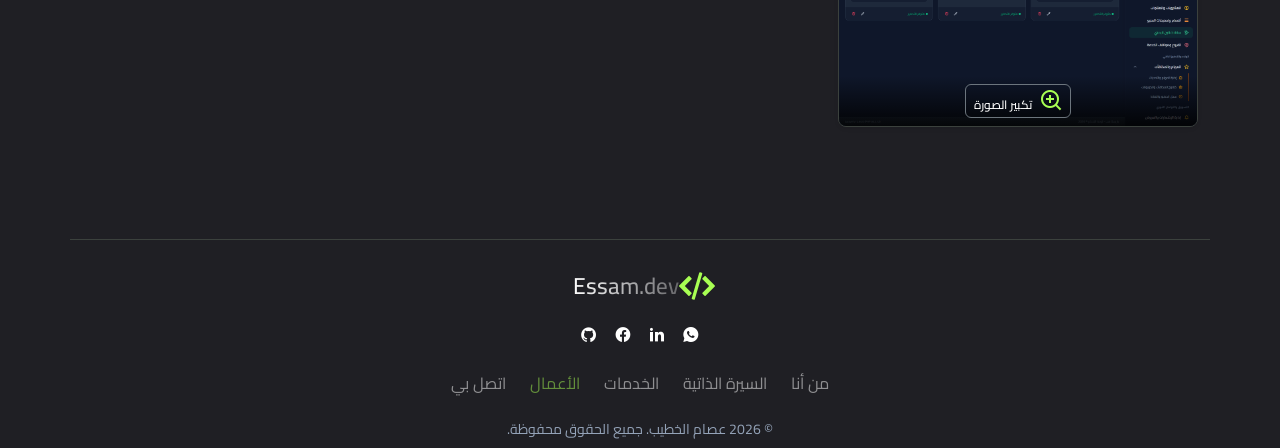
<file: project-details-ar.html>
<!doctype html>
<html lang="ar" dir="rtl" data-bs-theme="dark">
    <head>
        <meta charset="UTF-8" />
        <meta name="viewport" content="width=device-width, initial-scale=1.0" />
        <meta http-equiv="x-ua-compatible" content="ie=edge" />
        <title id="page-title">تفاصيل المشروع - عصام الخطيب</title>
        <script src="assets/js/vendors/color-modes.js"></script>
        <!-- Favicon icon-->
        <link rel="shortcut icon" type="image/x-icon" href="assets/imgs/template/favicon-gradient.svg" />
        <!-- Libs CSS -->
        <link rel="stylesheet" href="assets/css/vendors/bootstrap.min.css" />
        <link rel="stylesheet" href="assets/css/vendors/swiper-bundle.min.css" />
        <link rel="stylesheet" href="assets/css/vendors/aos.css" />
        <link rel="stylesheet" href="assets/css/vendors/odometer.css" />
        <link rel="stylesheet" href="assets/css/vendors/carouselTicker.css" />
        <link rel="stylesheet" href="assets/css/vendors/magnific-popup.css" />
        <link rel="stylesheet" href="assets/fonts/remixicon/remixicon.css" />
        <link rel="stylesheet" href="assets/fonts/satoshi/satoshi.css" />
        <!-- Arabic Fonts -->
        <link rel="preconnect" href="https://fonts.googleapis.com" />
        <link rel="preconnect" href="https://fonts.gstatic.com" crossorigin />
        <link href="https://fonts.googleapis.com/css2?family=Cairo:wght@300;400;500;600;700;800&family=DM+Mono:wght@300;400;500&display=swap" rel="stylesheet" />
        <!-- Main CSS -->
        <link rel="stylesheet" href="assets/css/main.css" />
        <style>
            body, h1, h2, h3, h4, h5, h6, p, span, a, input, textarea, button {
                font-family: 'Cairo', sans-serif !important;
            }
            .navbar-nav {
                padding-right: 0;
            }
        </style>
    </head>
    <body class="home-page-2">
        <!--Preloader-->
        <div id="preloader">
            <div class="loader-cover">
                <div class="loader-container">
                    <div class="loader-icon-2"></div>
                </div>
            </div>
        </div>
        <!--Preloader-end -->

        <!-- Navbar -->
        <header>
            <div class="container position-relative">
                <div class="position-relative">
                    <nav class="navbar navbar-expand-lg navbar-home-2 flex-nowrap z-999 p-0 border border-1 rounded-3">
                        <a href="#" class="navbar-menu p-4 text-center square-100 menu-tigger icon_80 icon-shape d-none d-md-flex" data-bs-target=".offCanvas__info" aria-controls="offCanvas__info">
                            <i class="ri-menu-2-line"></i>
                        </a>
                        <div class="container py-3 px-4">
                            <a class="navbar-brand d-flex main-logo align-items-center" href="index-ar.html">
                                <img src="assets/imgs/home-page-2/template/favicon.svg" alt="عصام الخطيب" />
                                <span class="fs-4 ms-2">Essam.dev</span>
                            </a>
                            <div class="d-none d-lg-flex">
                                <div class="collapse navbar-collapse" id="navbarSupportedContent">
                                    <ul class="navbar-nav me-auto mb-2 mb-lg-0">
                                        <li class="nav-item"><a class="nav-link" href="index-ar.html#about">من أنا</a></li>
                                        <li class="nav-item"><a class="nav-link" href="index-ar.html#resume">السيرة الذاتية</a></li>
                                        <li class="nav-item"><a class="nav-link" href="index-ar.html#services">الخدمات</a></li>
                                        <li class="nav-item"><a class="nav-link active" href="index-ar.html#portfolio">الأعمال</a></li>
                                        <li class="nav-item"><a class="nav-link" href="index-ar.html#contact">اتصل بي</a></li>
                                    </ul>
                                </div>
                            </div>
                            <div class="navbar-social d-flex align-items-center ps-5 ps-lg-0 ms-5 ms-lg-0">
                                <div class="d-md-flex d-none gap-3">
                                    <a href="https://wa.me/967779121779" target="_blank" title="واتساب"><i class="ri-whatsapp-fill fs-18"></i></a>
                                    <a href="https://www.linkedin.com/in/esaam-alkhateeb-a7b8b61aa/" target="_blank" title="لينكد إن"><i class="ri-linkedin-fill fs-18"></i></a>
                                    <a href="https://www.facebook.com/Essami779" target="_blank" title="فيسبوك"><i class="ri-facebook-circle-fill fs-18"></i></a>
                                    <a href="https://github.com/Essami779" target="_blank" title="جيت هب"><i class="ri-github-fill fs-18"></i></a>
                                    <a href="project-details.html" id="lang-switch-btn" class="badge bg-3 border border-1 text-primary-2 text-decoration-none px-2 py-1 align-self-center fs-7 fw-bold" title="English Version">English</a>
                                </div>
                                <div class="burger-icon burger-icon-white border rounded-3">
                                    <span class="burger-icon-top"></span>
                                    <span class="burger-icon-mid"></span>
                                    <span class="burger-icon-bottom"></span>
                                </div>
                            </div>
                        </div>
                        <div class="dark-light-switcher ps-10 ps-lg-0 ps-0 pe-md-5 pe-0 pe-lg-4 ps-lg-4 d-flex justify-content-center align-items-center icon_80">
                            <i class="ri-sun-fill text-warning"></i>
                            <i class="ri-contrast-2-line text-white"></i>
                        </div>
                    </nav>
                </div>

                <!-- offCanvas-menu -->
                <div class="offCanvas__info style-2">
                    <div class="offCanvas__close-icon menu-close">
                        <button><i class="ri-close-line"></i></button>
                    </div>
                    <div class="offCanvas__logo mb-5"><h3 class="mb-0">ابقَ على تواصل</h3></div>
                    <div class="offCanvas__side-info mb-30">
                        <div class="contact-list mb-30">
                            <p class="fs-6 fw-medium text-200 mb-5">مطور ومصمم ويب وتطبيقات فلاتر مقيم في صنعاء، اليمن.</p>
                            <div class="mb-3">
                                <span class="text-400 fs-5">الهاتف والواتساب</span>
                                <p class="mb-0"><a href="https://wa.me/967779121779" class="text-white text-decoration-none">+967 779121779</a></p>
                            </div>
                            <div class="mb-3">
                                <span class="text-400 fs-5">البريد الإلكتروني</span>
                                <p class="mb-0"><a href="mailto:astrodev2023@gmail.com" class="text-white text-decoration-none">astrodev2023@gmail.com</a></p>
                            </div>
                            <div class="mb-3">
                                <span class="text-400 fs-5">الموقع الجغرافي</span>
                                <p class="mb-0">اليمن - صنعاء</p>
                            </div>
                            <div class="mb-3">
                                <span class="text-400 fs-5">الموقع الإلكتروني</span>
                                <p class="mb-0"><a href="https://astrodevye.com" target="_blank" class="text-primary-2 text-decoration-none">astrodevye.com</a></p>
                            </div>
                        </div>
                    </div>
                </div>
                <div class="offCanvas__overly"></div>
            </div>
        </header>

        <main>
            <!-- Project Details Section -->
            <section class="section-project-details position-relative pt-130 pb-80">
                <div class="container position-relative z-1">
                    <!-- Back Link -->
                    <div class="mb-4">
                        <a href="index-ar.html#portfolio" class="d-inline-flex align-items-center text-primary-2 text-decoration-none fs-6 fw-medium">
                            <i class="ri-arrow-right-line ms-2"></i> العودة لمعرض الأعمال
                        </a>
                    </div>

                    <div class="row g-4" id="project-container">
                        <!-- Left Main Area -->
                        <div class="col-lg-8">
                            <!-- Category Badge -->
                            <div class="d-inline-block px-3 py-1 bg-3 border border-1 rounded-2 text-primary-2 fs-7 fw-medium mb-3" id="project-category">
                                جاري التحميل...
                            </div>

                            <h1 class="fs-2 text-white mb-4" id="project-title">عنوان المشروع</h1>

                            <!-- Main Featured Image -->
                            <div class="rounded-4 overflow-hidden mb-5 border border-1 shadow-sm">
                                <img src="" alt="معاينة المشروع" id="project-main-image" class="w-100 object-fit-cover" style="max-height: 480px;" />
                            </div>

                            <!-- Description Box -->
                            <div class="bg-3 p-4 p-md-5 rounded-3 border border-1 mb-5">
                                <h4 class="text-white mb-3"><i class="ri-file-text-line ms-2 text-primary-2"></i> نظرة عامة على المشروع</h4>
                                <p class="text-300 fs-6 lh-lg mb-0" id="project-description">
                                    جاري تحميل وصف المشروع...
                                </p>
                            </div>

                            <!-- Key Features -->
                            <div class="bg-3 p-4 p-md-5 rounded-3 border border-1 mb-5">
                                <h4 class="text-white mb-4"><i class="ri-checkbox-circle-line ms-2 text-primary-2"></i> أبرز المزايا والقدرات التقنية</h4>
                                <ul class="list-unstyled mb-0" id="project-features">
                                    <!-- Populated dynamically -->
                                </ul>
                            </div>

                            <!-- Image Gallery -->
                            <div class="mb-5">
                                <h4 class="text-white mb-4"><i class="ri-gallery-line ms-2 text-primary-2"></i> معرض لقطات الشاشة والشاشات</h4>
                                <div class="row g-3" id="project-gallery">
                                    <!-- Populated dynamically -->
                                </div>
                            </div>
                        </div>

                        <!-- Right Sidebar (Meta & Access Links) -->
                        <div class="col-lg-4">
                            <div class="position-sticky" style="top: 100px;">
                                <!-- Live Demo Card -->
                                <div class="bg-3 p-4 rounded-3 border border-1 mb-4 shadow-sm">
                                    <h5 class="text-white mb-3"><i class="ri-links-line ms-2 text-primary-2"></i> المعاينة وروابط الوصول</h5>
                                    
                                    <div class="mb-3" id="official-link-box">
                                        <span class="text-400 fs-7 d-block mb-1">الموقع الرسمي:</span>
                                        <a href="#" target="_blank" id="project-official-link" class="text-primary-2 fw-medium text-break text-decoration-none">
                                            زيارة الموقع <i class="ri-external-link-line ms-1"></i>
                                        </a>
                                    </div>

                                    <div class="mb-3" id="demo-link-box">
                                        <span class="text-400 fs-7 d-block mb-1">لوحة التحكم التجريبية:</span>
                                        <a href="#" target="_blank" id="project-demo-link" class="btn btn-gradient w-100 py-2 rounded-3 text-decoration-none mt-1">
                                            <i class="ri-play-circle-line ms-1"></i> فتح المعاينة المباشرة
                                        </a>
                                    </div>

                                    <div class="p-3 rounded-2 border border-1 bg-dark mt-3" id="credentials-box">
                                        <span class="text-primary-2 fs-7 fw-semibold d-block mb-2"><i class="ri-key-2-line ms-1"></i> بيانات الدخول التجريبية:</span>
                                        <div class="fs-7 text-300 mb-1"><strong>المستخدم:</strong> <code class="text-white" id="cred-user">superadmin@gmail.com</code></div>
                                        <div class="fs-7 text-300"><strong>كلمة المرور:</strong> <code class="text-white" id="cred-pass">admin123</code></div>
                                    </div>
                                </div>

                                <!-- Contact CTA Card -->
                                <div class="bg-3 p-4 rounded-3 border border-1 text-center">
                                    <h5 class="text-white mb-2">هل تحتاج حلاً برمجياً مشابهاً؟</h5>
                                    <p class="fs-7 text-400 mb-4">دعنا نبني نظام ويب أو تطبيق جوال متكامل مخصص لاحتياجات عملك بأعلى جودة وكفاءة.</p>
                                    <a href="https://wa.me/967779121779" target="_blank" class="btn btn-outline-success w-100 py-2 rounded-3 text-white border-1">
                                        <i class="ri-whatsapp-line ms-1"></i> تواصل عبر واتساب
                                    </a>
                                </div>
                            </div>
                        </div>
                    </div>
                </div>
            </section>
        </main>

        <!-- Footer -->
        <footer>
            <div class="section-footer-2 position-relative">
                <div class="container position-relative z-1 border-top border-1 pb-2 pt-4">
                    <div class="text-center">
                        <a class="d-flex main-logo align-items-center justify-content-center mb-3" href="index-ar.html">
                            <img src="assets/imgs/home-page-2/template/favicon.svg" alt="عصام الخطيب" />
                            <span class="fs-4 ms-2">Essam.dev</span>
                        </a>
                        <div class="d-flex justify-content-center gap-3">
                            <a href="https://wa.me/967779121779" target="_blank"><i class="ri-whatsapp-fill fs-18"></i></a>
                            <a href="https://www.linkedin.com/in/esaam-alkhateeb-a7b8b61aa/" target="_blank"><i class="ri-linkedin-fill fs-18"></i></a>
                            <a href="https://www.facebook.com/Essami779" target="_blank"><i class="ri-facebook-circle-fill fs-18"></i></a>
                            <a href="https://github.com/Essami779" target="_blank"><i class="ri-github-fill fs-18"></i></a>
                        </div>
                        <div class="navigation d-flex align-items-center justify-content-center flex-wrap gap-4 my-4">
                            <a href="index-ar.html#about" class="fs-6"> من أنا </a>
                            <a href="index-ar.html#resume" class="fs-6"> السيرة الذاتية </a>
                            <a href="index-ar.html#services" class="fs-6"> الخدمات </a>
                            <a href="index-ar.html#portfolio" class="fs-6 text-primary-2"> الأعمال </a>
                            <a href="index-ar.html#contact" class="fs-6"> اتصل بي </a>
                        </div>
                        <p class="fs-7 text-400 mb-0">© 2026 عصام الخطيب. جميع الحقوق محفوظة.</p>
                    </div>
                </div>
            </div>
        </footer>

        <!-- Scroll top -->
        <div class="btn-scroll-top style-btn-2">
            <svg class="progress-square svg-content" width="100%" height="100%" viewBox="0 0 40 40">
                <path d="M8 1H32C35.866 1 39 4.13401 39 8V32C39 35.866 35.866 39 32 39H8C4.13401 39 1 35.866 1 32V8C1 4.13401 4.13401 1 8 1Z" />
            </svg>
        </div>

        <!-- Libs JS -->
        <script src="assets/js/vendors/jquery-3.7.1.min.js"></script>
        <script src="assets/js/vendors/bootstrap.bundle.min.js"></script>
        <script src="assets/js/vendors/swiper-bundle.min.js"></script>
        <script src="assets/js/vendors/aos.js"></script>
        <script src="assets/js/vendors/wow.min.js"></script>
        <script src="assets/js/vendors/smart-stick-nav.js"></script>
        <script src="assets/js/vendors/jquery.magnific-popup.min.js"></script>
        <script src="assets/js/vendors/gsap.min.js"></script>
        <script src="assets/js/vendors/imagesloaded.pkgd.min.js"></script>
        <script src="assets/js/vendors/isotope.pkgd.min.js"></script>
        <script src="assets/js/vendors/ScrollTrigger.min.js"></script>
        <script src="assets/js/vendors/jquery.carouselTicker.min.js"></script>
        <script src="assets/js/vendors/jquery.odometer.min.js"></script>
        <script src="assets/js/vendors/jquery.appear.js"></script>
        <script src="assets/js/vendors/gsap-custom.js"></script>
        <script src="assets/js/imageRevealHover.js"></script>
        <script src="assets/js/vendors/aat.min.js"></script>
        <!-- Projects Data -->
        <script src="assets/js/projects-data.js"></script>
        <!-- Theme JS -->
        <script src="assets/js/main.js"></script>

        <!-- Arabic Project Loader Script -->
        <script>
            document.addEventListener('DOMContentLoaded', function() {
                const urlParams = new URLSearchParams(window.location.search);
                const projectId = urlParams.get('id') || 'coffee';
                const project = projectsData[projectId];

                if (!project) {
                    window.location.href = 'index-ar.html#portfolio';
                    return;
                }

                // Update English switch link to keep the current project id
                const langBtn = document.getElementById('lang-switch-btn');
                if (langBtn) {
                    langBtn.href = 'project-details.html?id=' + encodeURIComponent(projectId);
                }

                const currentTitle = project.titleAr || project.title;
                const currentCategory = project.categoryAr || project.category;
                const currentDesc = project.descriptionAr || project.description;
                const currentFeatures = (project.featuresAr && project.featuresAr.length) ? project.featuresAr : project.features;

                document.getElementById('page-title').textContent = currentTitle + ' - عصام الخطيب';
                document.getElementById('project-title').textContent = currentTitle;
                document.getElementById('project-category').textContent = currentCategory;
                document.getElementById('project-main-image').src = project.image;
                document.getElementById('project-main-image').alt = currentTitle;
                document.getElementById('project-description').textContent = currentDesc;

                // Features
                const featuresList = document.getElementById('project-features');
                featuresList.innerHTML = '';
                if (currentFeatures && currentFeatures.length) {
                    currentFeatures.forEach(feat => {
                        const li = document.createElement('li');
                        li.className = 'd-flex align-items-center mb-3 text-300 fs-6';
                        li.innerHTML = '<i class="ri-check-line text-primary-2 fs-5 ms-2"></i>' + feat;
                        featuresList.appendChild(li);
                    });
                }

                // Gallery
                const galleryContainer = document.getElementById('project-gallery');
                galleryContainer.innerHTML = '';
                if (project.gallery && project.gallery.length) {
                    project.gallery.forEach((imgSrc, index) => {
                        const isAppScreen = imgSrc.includes('_app_') || imgSrc.includes('dalil');
                        const col = document.createElement('div');
                        col.className = isAppScreen ? 'col-lg-3 col-md-4 col-6' : 'col-lg-6 col-12';
                        
                        const imgStyle = isAppScreen
                            ? 'width: 100%; aspect-ratio: 9 / 18.5; object-fit: cover; object-position: top center; display: block;'
                            : 'width: 100%; height: 100%; min-height: 220px; max-height: 320px; object-fit: cover; display: block;';

                        col.innerHTML = `
                            <div class="rounded-3 overflow-hidden border border-1 bg-dark h-100 position-relative shadow-sm" style="transition: transform 0.3s ease, border-color 0.3s ease;" onmouseover="this.style.transform='translateY(-4px)'; this.style.borderColor='rgba(168, 255, 83, 0.4)';" onmouseout="this.style.transform='translateY(0)'; this.style.borderColor='';">
                                <a href="${imgSrc}" class="popup-image d-block" title="${currentTitle} - صورة ${index + 1}">
                                    <img src="${imgSrc}" alt="${currentTitle} لقطة شاشة ${index + 1}" style="${imgStyle}">
                                    <div class="position-absolute bottom-0 start-0 end-0 p-2 text-center" style="background: linear-gradient(to top, rgba(0,0,0,0.85), transparent); pointer-events: none;">
                                        <span class="badge bg-dark bg-opacity-75 text-white border border-1 border-secondary fs-8">
                                            <i class="ri-zoom-in-line ms-1 text-primary-2"></i> تكبير الصورة
                                        </span>
                                    </div>
                                </a>
                            </div>
                        `;
                        galleryContainer.appendChild(col);
                    });
                }

                // Official Link
                const offLink = document.getElementById('project-official-link');
                if (project.officialLink && project.officialLink !== '#') {
                    offLink.href = project.officialLink;
                } else {
                    document.getElementById('official-link-box').style.display = 'none';
                }

                // Demo Link & Credentials
                const demoLink = document.getElementById('project-demo-link');
                if (project.demoLink && project.demoLink !== '#') {
                    demoLink.href = project.demoLink;
                    document.getElementById('cred-user').textContent = project.user || 'N/A';
                    document.getElementById('cred-pass').textContent = project.pass || 'N/A';
                } else {
                    document.getElementById('demo-link-box').style.display = 'none';
                    document.getElementById('credentials-box').style.display = 'none';
                }

                // Initialize Magnific Popup if available
                if (window.jQuery && jQuery.fn.magnificPopup) {
                    jQuery('.popup-image').magnificPopup({
                        type: 'image',
                        gallery: { enabled: true }
                    });
                }
            });
        </script>
    </body>
</html>
</file>
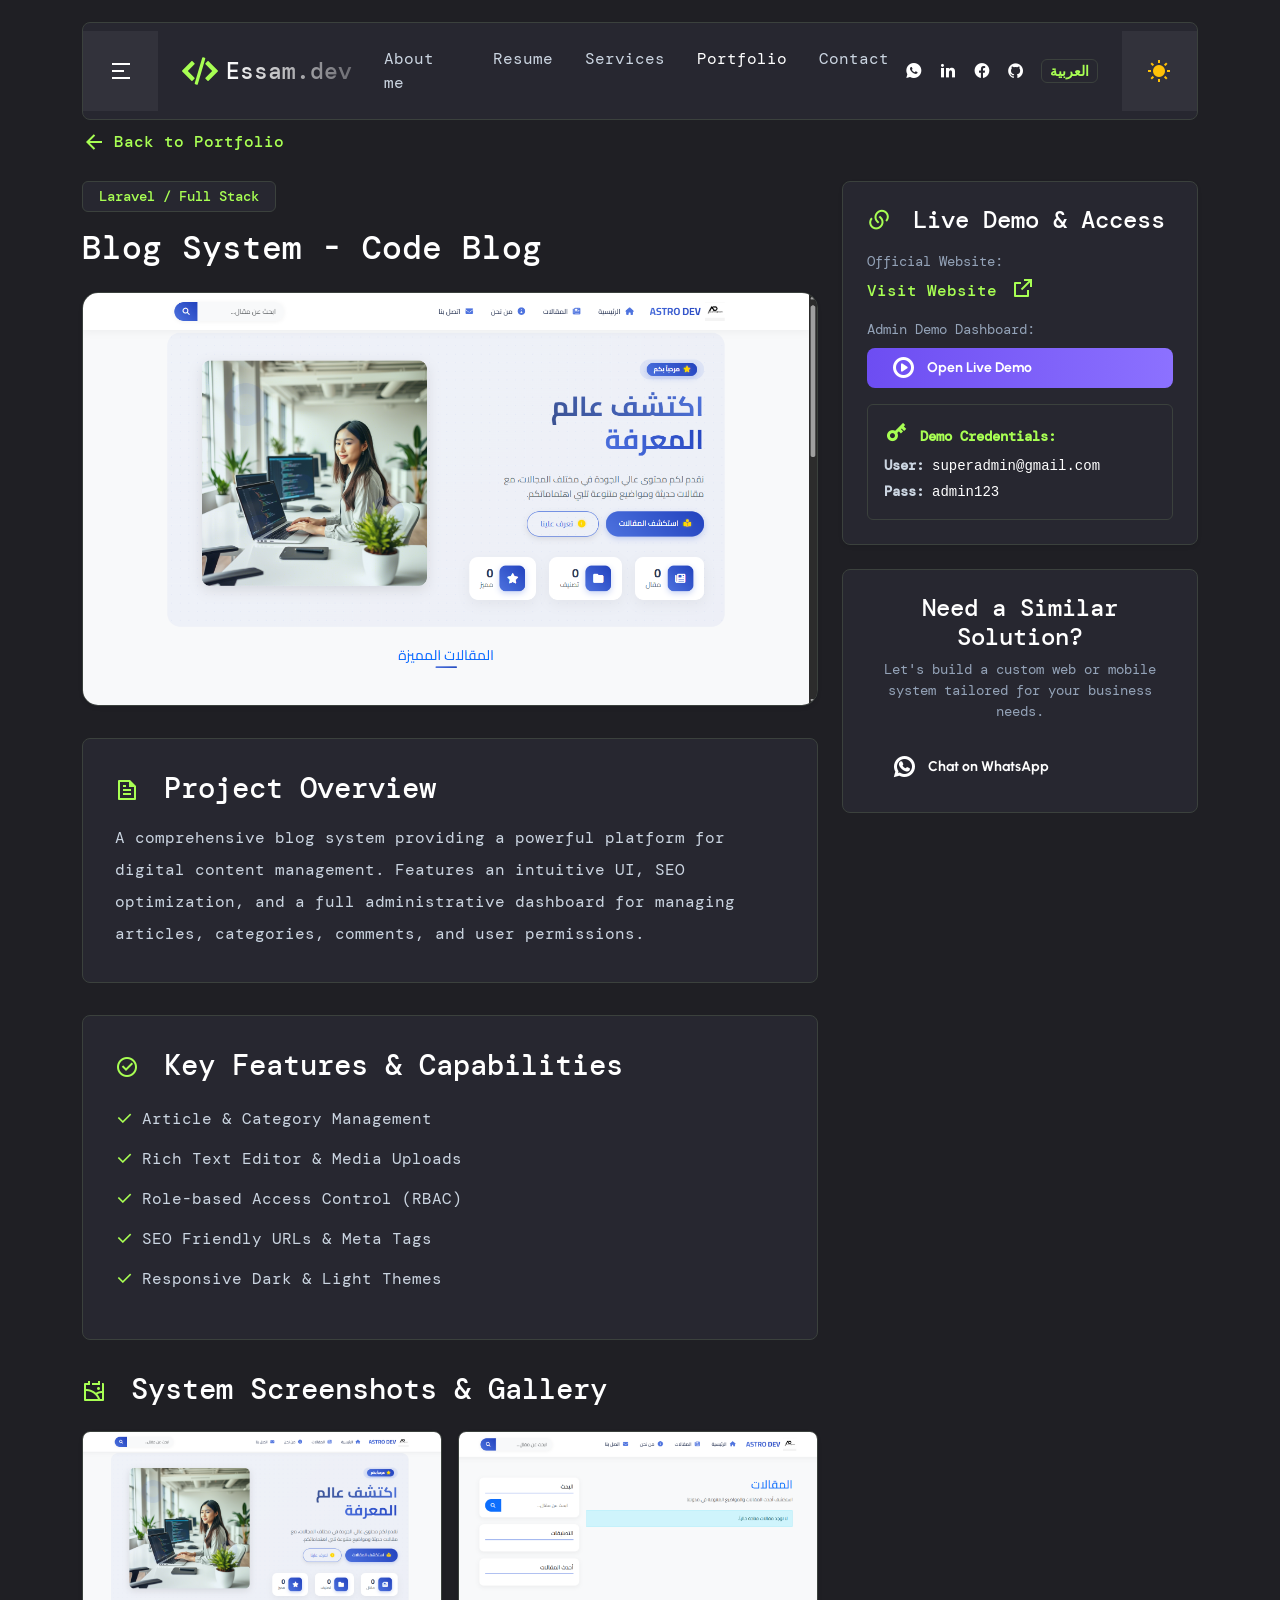
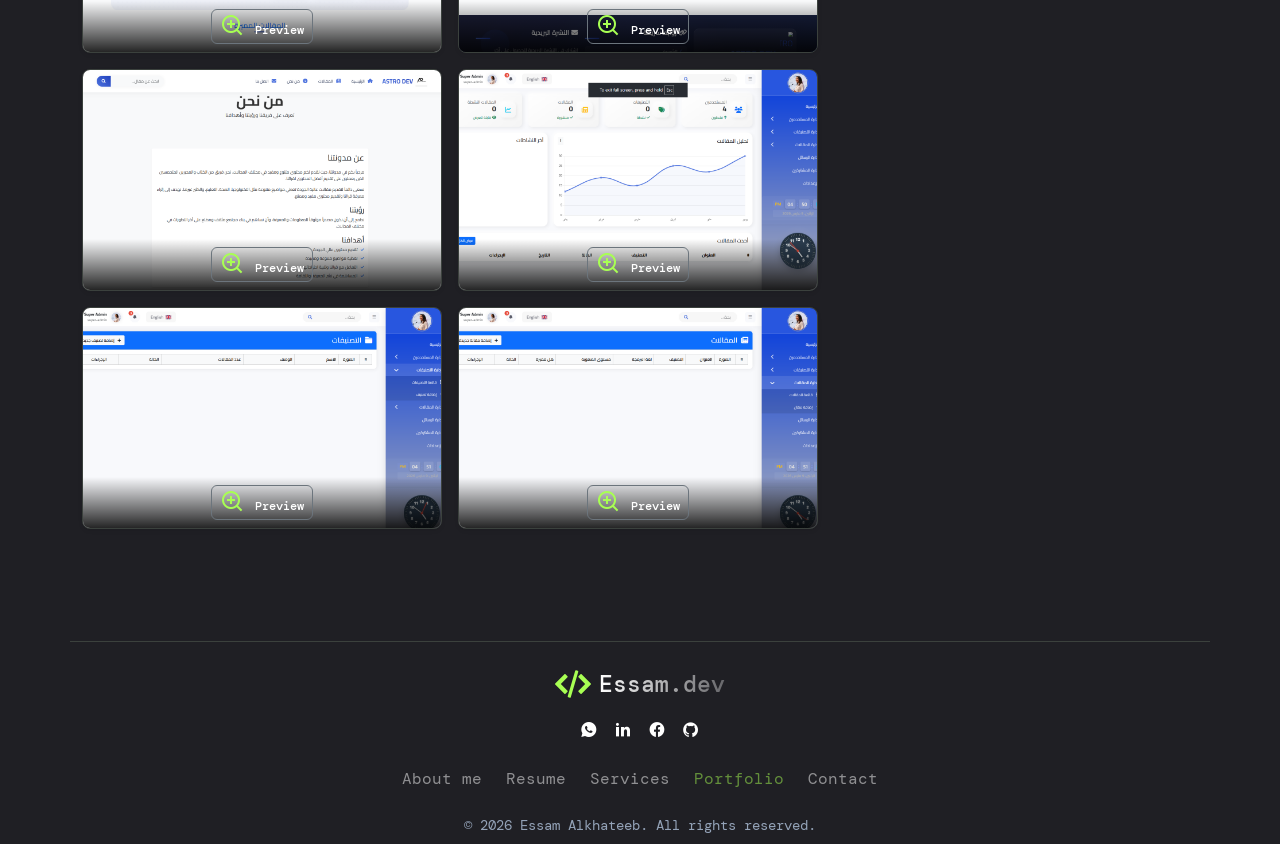
<file: project-details.html>
<!doctype html>
<html lang="en" data-bs-theme="dark">
    <head>
        <meta charset="UTF-8" />
        <meta name="viewport" content="width=device-width, initial-scale=1.0" />
        <meta http-equiv="x-ua-compatible" content="ie=edge" />
        <title id="page-title">Project Details - Essam Alkhateeb</title>
        <script src="assets/js/vendors/color-modes.js"></script>
        <!-- Favicon icon-->
        <link rel="shortcut icon" type="image/x-icon" href="assets/imgs/template/favicon-gradient.svg" />
        <!-- Libs CSS -->
        <link rel="stylesheet" href="assets/css/vendors/bootstrap.min.css" />
        <link rel="stylesheet" href="assets/css/vendors/swiper-bundle.min.css" />
        <link rel="stylesheet" href="assets/css/vendors/aos.css" />
        <link rel="stylesheet" href="assets/css/vendors/odometer.css" />
        <link rel="stylesheet" href="assets/css/vendors/carouselTicker.css" />
        <link rel="stylesheet" href="assets/css/vendors/magnific-popup.css" />
        <link rel="stylesheet" href="assets/fonts/remixicon/remixicon.css" />
        <link rel="stylesheet" href="assets/fonts/satoshi/satoshi.css" />
        <!-- Fonts -->
        <link rel="preconnect" href="https://fonts.googleapis.com" />
        <link rel="preconnect" href="https://fonts.gstatic.com" crossorigin />
        <link href="https://fonts.googleapis.com/css2?family=DM+Mono:wght@300;400;500&family=Playfair+Display:wght@400..900&family=Urbanist:wght@100..900&display=swap" rel="stylesheet" />
        <!-- Main CSS -->
        <link rel="stylesheet" href="assets/css/main.css" />
    </head>
    <body class="home-page-2">
        <!--Preloader-->
        <div id="preloader">
            <div class="loader-cover">
                <div class="loader-container">
                    <div class="loader-icon-2"></div>
                </div>
            </div>
        </div>
        <!--Preloader-end -->

        <!-- Navbar -->
        <header>
            <div class="container position-relative">
                <div class="position-relative">
                    <nav class="navbar navbar-expand-lg navbar-home-2 flex-nowrap z-999 p-0 border border-1 rounded-3">
                        <a href="#" class="navbar-menu p-4 text-center square-100 menu-tigger icon_80 icon-shape d-none d-md-flex" data-bs-target=".offCanvas__info" aria-controls="offCanvas__info">
                            <i class="ri-menu-2-line"></i>
                        </a>
                        <div class="container py-3 px-4">
                            <a class="navbar-brand d-flex main-logo align-items-center" href="index.html">
                                <img src="assets/imgs/home-page-2/template/favicon.svg" alt="Essam Alkhateeb" />
                                <span class="fs-4 ms-2">Essam.dev</span>
                            </a>
                            <div class="d-none d-lg-flex">
                                <div class="collapse navbar-collapse" id="navbarSupportedContent">
                                    <ul class="navbar-nav me-auto mb-2 mb-lg-0">
                                        <li class="nav-item"><a class="nav-link" href="index.html#about">About me</a></li>
                                        <li class="nav-item"><a class="nav-link" href="index.html#resume">Resume</a></li>
                                        <li class="nav-item"><a class="nav-link" href="index.html#services">Services</a></li>
                                        <li class="nav-item"><a class="nav-link active" href="index.html#portfolio">Portfolio</a></li>
                                        <!-- <li class="nav-item"><a class="nav-link" href="blog-list.html">Blog</a></li> -->
                                        <li class="nav-item"><a class="nav-link" href="index.html#contact">Contact</a></li>
                                    </ul>
                                </div>
                            </div>
                            <div class="navbar-social d-flex align-items-center pe-5 pe-lg-0 me-5 me-lg-0">
                                <div class="d-md-flex d-none gap-3">
                                    <a href="https://wa.me/967779121779" target="_blank" title="WhatsApp"><i class="ri-whatsapp-fill fs-18"></i></a>
                                    <a href="https://www.linkedin.com/in/esaam-alkhateeb-a7b8b61aa/" target="_blank" title="LinkedIn"><i class="ri-linkedin-fill fs-18"></i></a>
                                    <a href="https://www.facebook.com/Essami779" target="_blank" title="Facebook"><i class="ri-facebook-circle-fill fs-18"></i></a>
                                    <a href="https://github.com/Essami779" target="_blank" title="GitHub"><i class="ri-github-fill fs-18"></i></a>
                                    <a href="project-details-ar.html" id="lang-switch-btn" class="badge bg-3 border border-1 text-primary-2 text-decoration-none px-2 py-1 align-self-center fs-7 fw-bold" title="النسخة العربية">العربية</a>
                                </div>
                                <div class="burger-icon burger-icon-white border rounded-3">
                                    <span class="burger-icon-top"></span>
                                    <span class="burger-icon-mid"></span>
                                    <span class="burger-icon-bottom"></span>
                                </div>
                            </div>
                        </div>
                        <div class="dark-light-switcher pe-10 pe-lg-0 pe-0 ps-md-5 ps-0 ps-lg-4 pe-lg-4 d-flex justify-content-center align-items-center icon_80">
                            <i class="ri-sun-fill text-warning"></i>
                            <i class="ri-contrast-2-line text-white"></i>
                        </div>
                    </nav>
                </div>

                <!-- offCanvas-menu -->
                <div class="offCanvas__info style-2">
                    <div class="offCanvas__close-icon menu-close">
                        <button><i class="ri-close-line"></i></button>
                    </div>
                    <div class="offCanvas__logo mb-5"><h3 class="mb-0">Get in touch</h3></div>
                    <div class="offCanvas__side-info mb-30">
                        <div class="contact-list mb-30">
                            <p class="fs-6 fw-medium text-200 mb-5">Web Developer & UI/UX & Flutter App Designer based in Sana'a, Yemen.</p>
                            <div class="mb-3">
                                <span class="text-400 fs-5">Phone & WhatsApp</span>
                                <p class="mb-0"><a href="https://wa.me/967779121779" class="text-white text-decoration-none">+967 779121779</a></p>
                            </div>
                            <div class="mb-3">
                                <span class="text-400 fs-5">Email</span>
                                <p class="mb-0"><a href="mailto:astrodevye@gmail.com" class="text-white text-decoration-none">astrodevye@gmail.com</a></p>
                            </div>
                            <div class="mb-3">
                                <span class="text-400 fs-5">Location</span>
                                <p class="mb-0">Yemen, Sana'a</p>
                            </div>
                            <div class="mb-3">
                                <span class="text-400 fs-5">Website</span>
                                <p class="mb-0"><a href="https://astrodevye.com" target="_blank" class="text-primary-2 text-decoration-none">astrodevye.com</a></p>
                            </div>
                        </div>
                    </div>
                </div>
                <div class="offCanvas__overly"></div>
            </div>
        </header>

        <main>
            <!-- Project Details Section -->
            <section class="section-project-details position-relative pt-130 pb-80">
                <div class="container position-relative z-1">
                    <!-- Back Link -->
                    <div class="mb-4">
                        <a href="index.html#portfolio" id="project-back-link" class="d-inline-flex align-items-center text-primary-2 text-decoration-none fs-6 fw-medium">
                            <i class="ri-arrow-left-line me-2" id="back-arrow-icon"></i> <span id="back-link-text">Back to Portfolio</span>
                        </a>
                    </div>

                    <div class="row g-4" id="project-container">
                        <!-- Left Main Area -->
                        <div class="col-lg-8">
                            <!-- Category Badge -->
                            <div class="d-inline-block px-3 py-1 bg-3 border border-1 rounded-2 text-primary-2 fs-7 fw-medium mb-3" id="project-category">
                                Category
                            </div>

                            <h1 class="fs-2 text-white mb-4" id="project-title">Project Title</h1>

                            <!-- Main Featured Image -->
                            <div class="rounded-4 overflow-hidden mb-5 border border-1 shadow-sm">
                                <img src="" alt="Project Preview" id="project-main-image" class="w-100 object-fit-cover" style="max-height: 480px;" />
                            </div>

                            <!-- Description Box -->
                            <div class="bg-3 p-4 p-md-5 rounded-3 border border-1 mb-5">
                                <h4 class="text-white mb-3" id="heading-overview"><i class="ri-file-text-line me-2 text-primary-2"></i> Project Overview</h4>
                                <p class="text-300 fs-6 lh-lg mb-0" id="project-description">
                                    Project description...
                                </p>
                            </div>

                            <!-- Key Features -->
                            <div class="bg-3 p-4 p-md-5 rounded-3 border border-1 mb-5">
                                <h4 class="text-white mb-4" id="heading-features"><i class="ri-checkbox-circle-line me-2 text-primary-2"></i> Key Features & Capabilities</h4>
                                <ul class="list-unstyled mb-0" id="project-features">
                                    <!-- Populated dynamically -->
                                </ul>
                            </div>

                            <!-- Image Gallery -->
                            <div class="mb-5">
                                <h4 class="text-white mb-4" id="heading-gallery"><i class="ri-gallery-line me-2 text-primary-2"></i> System Screenshots & Gallery</h4>
                                <div class="row g-3" id="project-gallery">
                                    <!-- Populated dynamically -->
                                </div>
                            </div>
                        </div>

                        <!-- Right Sidebar (Meta & Access Links) -->
                        <div class="col-lg-4">
                            <div class="position-sticky" style="top: 100px;">
                                <!-- Live Demo Card -->
                                <div class="bg-3 p-4 rounded-3 border border-1 mb-4 shadow-sm">
                                    <h5 class="text-white mb-3" id="heading-access"><i class="ri-links-line me-2 text-primary-2"></i> Live Demo & Access</h5>
                                    
                                    <div class="mb-3" id="official-link-box">
                                        <span class="text-400 fs-7 d-block mb-1" id="label-official">Official Website:</span>
                                        <a href="#" target="_blank" id="project-official-link" class="text-primary-2 fw-medium text-break text-decoration-none">
                                            Visit Website <i class="ri-external-link-line ms-1"></i>
                                        </a>
                                    </div>

                                    <div class="mb-3" id="demo-link-box">
                                        <span class="text-400 fs-7 d-block mb-1" id="label-demo">Admin Demo Dashboard:</span>
                                        <a href="#" target="_blank" id="project-demo-link" class="btn btn-gradient w-100 py-2 rounded-3 text-decoration-none mt-1">
                                            <i class="ri-play-circle-line me-1"></i> Open Live Demo
                                        </a>
                                    </div>

                                    <div class="p-3 rounded-2 border border-1 bg-dark mt-3" id="credentials-box">
                                        <span class="text-primary-2 fs-7 fw-semibold d-block mb-2" id="label-credentials"><i class="ri-key-2-line me-1"></i> Demo Credentials:</span>
                                        <div class="fs-7 text-300 mb-1"><strong id="label-user">User:</strong> <code class="text-white" id="cred-user">superadmin@gmail.com</code></div>
                                        <div class="fs-7 text-300"><strong id="label-pass">Pass:</strong> <code class="text-white" id="cred-pass">admin123</code></div>
                                    </div>
                                </div>

                                <!-- Contact CTA Card -->
                                <div class="bg-3 p-4 rounded-3 border border-1 text-center">
                                    <h5 class="text-white mb-2" id="cta-heading">Need a Similar Solution?</h5>
                                    <p class="fs-7 text-400 mb-4" id="cta-desc">Let's build a custom web or mobile system tailored for your business needs.</p>
                                    <a href="https://wa.me/967779121779" target="_blank" id="cta-whatsapp-btn" class="btn btn-outline-success w-100 py-2 rounded-3 text-white border-1">
                                        <i class="ri-whatsapp-line me-1"></i> Chat on WhatsApp
                                    </a>
                                </div>
                            </div>
                        </div>
                    </div>
                </div>
            </section>
        </main>

        <!-- Footer -->
        <footer>
            <div class="section-footer-2 position-relative">
                <div class="container position-relative z-1 border-top border-1 pb-2 pt-4">
                    <div class="text-center">
                        <a class="d-flex main-logo align-items-center justify-content-center mb-3" href="index.html">
                            <img src="assets/imgs/home-page-2/template/favicon.svg" alt="Essam Alkhateeb" />
                            <span class="fs-4 ms-2">Essam.dev</span>
                        </a>
                        <div class="d-flex justify-content-center gap-3">
                            <a href="https://wa.me/967779121779" target="_blank"><i class="ri-whatsapp-fill fs-18"></i></a>
                            <a href="https://www.linkedin.com/in/esaam-alkhateeb-a7b8b61aa/" target="_blank"><i class="ri-linkedin-fill fs-18"></i></a>
                            <a href="https://www.facebook.com/Essami779" target="_blank"><i class="ri-facebook-circle-fill fs-18"></i></a>
                            <a href="https://github.com/Essami779" target="_blank"><i class="ri-github-fill fs-18"></i></a>
                        </div>
                        <div class="navigation d-flex align-items-center justify-content-center flex-wrap gap-4 my-4">
                            <a href="index.html#about" class="fs-6"> About me </a>
                            <a href="index.html#resume" class="fs-6"> Resume </a>
                            <a href="index.html#services" class="fs-6"> Services </a>
                            <a href="index.html#portfolio" class="fs-6 text-primary-2"> Portfolio </a>
                            <!-- <a href="blog-list.html" class="fs-6"> Blog </a> -->
                            <a href="index.html#contact" class="fs-6"> Contact </a>
                        </div>
                        <p class="fs-7 text-400 mb-0">© 2026 Essam Alkhateeb. All rights reserved.</p>
                    </div>
                </div>
            </div>
        </footer>

        <!-- Scroll top -->
        <div class="btn-scroll-top style-btn-2">
            <svg class="progress-square svg-content" width="100%" height="100%" viewBox="0 0 40 40">
                <path d="M8 1H32C35.866 1 39 4.13401 39 8V32C39 35.866 35.866 39 32 39H8C4.13401 39 1 35.866 1 32V8C1 4.13401 4.13401 1 8 1Z" />
            </svg>
        </div>

        <!-- Libs JS -->
        <script src="assets/js/vendors/jquery-3.7.1.min.js"></script>
        <script src="assets/js/vendors/bootstrap.bundle.min.js"></script>
        <script src="assets/js/vendors/swiper-bundle.min.js"></script>
        <script src="assets/js/vendors/aos.js"></script>
        <script src="assets/js/vendors/wow.min.js"></script>
        <script src="assets/js/vendors/smart-stick-nav.js"></script>
        <script src="assets/js/vendors/jquery.magnific-popup.min.js"></script>
        <script src="assets/js/vendors/gsap.min.js"></script>
        <script src="assets/js/vendors/imagesloaded.pkgd.min.js"></script>
        <script src="assets/js/vendors/isotope.pkgd.min.js"></script>
        <script src="assets/js/vendors/ScrollTrigger.min.js"></script>
        <script src="assets/js/vendors/jquery.carouselTicker.min.js"></script>
        <script src="assets/js/vendors/jquery.odometer.min.js"></script>
        <script src="assets/js/vendors/jquery.appear.js"></script>
        <script src="assets/js/vendors/gsap-custom.js"></script>
        <script src="assets/js/imageRevealHover.js"></script>
        <script src="assets/js/vendors/aat.min.js"></script>
        <!-- Projects Data -->
        <script src="assets/js/projects-data.js"></script>
        <!-- Theme JS -->
        <script src="assets/js/main.js"></script>

        <!-- Project Loader Script -->
        <script>
            document.addEventListener('DOMContentLoaded', function() {
                const urlParams = new URLSearchParams(window.location.search);
                const projectId = urlParams.get('id') || 'codeblog';

                // If Arabic requested or came from Arabic index, redirect to dedicated Arabic details page
                if (urlParams.get('lang') === 'ar') {
                    window.location.replace('project-details-ar.html?id=' + encodeURIComponent(projectId));
                    return;
                }

                const project = projectsData[projectId];

                if (!project) {
                    window.location.href = 'index.html#portfolio';
                    return;
                }

                // Update Arabic switch link with current project ID
                const langBtn = document.getElementById('lang-switch-btn');
                if (langBtn) {
                    langBtn.href = 'project-details-ar.html?id=' + encodeURIComponent(projectId);
                }

                document.getElementById('page-title').textContent = project.title + ' - Essam Alkhateeb';
                document.getElementById('project-title').textContent = project.title;
                document.getElementById('project-category').textContent = project.category;
                document.getElementById('project-main-image').src = project.image;
                document.getElementById('project-main-image').alt = project.title;
                document.getElementById('project-description').textContent = project.description;

                // Features
                const featuresList = document.getElementById('project-features');
                featuresList.innerHTML = '';
                if (project.features && project.features.length) {
                    project.features.forEach(feat => {
                        const li = document.createElement('li');
                        li.className = 'd-flex align-items-center mb-3 text-300 fs-6';
                        li.innerHTML = '<i class="ri-check-line text-primary-2 fs-5 me-2"></i>' + feat;
                        featuresList.appendChild(li);
                    });
                }

                // Gallery
                const galleryContainer = document.getElementById('project-gallery');
                galleryContainer.innerHTML = '';
                if (project.gallery && project.gallery.length) {
                    project.gallery.forEach((imgSrc, index) => {
                        const isAppScreen = imgSrc.includes('_app_') || imgSrc.includes('dalil');
                        const col = document.createElement('div');
                        col.className = isAppScreen ? 'col-lg-3 col-md-4 col-6' : 'col-lg-6 col-12';
                        
                        const imgStyle = isAppScreen
                            ? 'width: 100%; aspect-ratio: 9 / 18.5; object-fit: cover; object-position: top center; display: block;'
                            : 'width: 100%; height: 100%; min-height: 220px; max-height: 320px; object-fit: cover; display: block;';

                        col.innerHTML = `
                            <div class="rounded-3 overflow-hidden border border-1 bg-dark h-100 position-relative shadow-sm" style="transition: transform 0.3s ease, border-color 0.3s ease;" onmouseover="this.style.transform='translateY(-4px)'; this.style.borderColor='rgba(168, 255, 83, 0.4)';" onmouseout="this.style.transform='translateY(0)'; this.style.borderColor='';">
                                <a href="${imgSrc}" class="popup-image d-block" title="${project.title} - Screenshot ${index + 1}">
                                    <img src="${imgSrc}" alt="${project.title} screenshot ${index + 1}" style="${imgStyle}">
                                    <div class="position-absolute bottom-0 start-0 end-0 p-2 text-center" style="background: linear-gradient(to top, rgba(0,0,0,0.85), transparent); pointer-events: none;">
                                        <span class="badge bg-dark bg-opacity-75 text-white border border-1 border-secondary fs-8">
                                            <i class="ri-zoom-in-line me-1 text-primary-2"></i> Preview
                                        </span>
                                    </div>
                                </a>
                            </div>
                        `;
                        galleryContainer.appendChild(col);
                    });
                }

                // Official Link
                const offLink = document.getElementById('project-official-link');
                if (project.officialLink && project.officialLink !== '#') {
                    offLink.href = project.officialLink;
                } else {
                    document.getElementById('official-link-box').style.display = 'none';
                }

                // Demo Link & Credentials
                const demoLink = document.getElementById('project-demo-link');
                if (project.demoLink && project.demoLink !== '#') {
                    demoLink.href = project.demoLink;
                    document.getElementById('cred-user').textContent = project.user || 'N/A';
                    document.getElementById('cred-pass').textContent = project.pass || 'N/A';
                } else {
                    document.getElementById('demo-link-box').style.display = 'none';
                    document.getElementById('credentials-box').style.display = 'none';
                }

                // Initialize Magnific Popup if available
                if (window.jQuery && jQuery.fn.magnificPopup) {
                    jQuery('.popup-image').magnificPopup({
                        type: 'image',
                        gallery: { enabled: true }
                    });
                }
            });
        </script>
    </body>
</html>
</file>
<file: assets/css/vendors/odometer.css>
.odometer.odometer-auto-theme,
.odometer.odometer-theme-default {
    display: inline-block;
    vertical-align: middle;
    *vertical-align: auto;
    *zoom: 1;
    *display: inline;
    position: relative;
}
.odometer.odometer-auto-theme .odometer-digit,
.odometer.odometer-theme-default .odometer-digit {
    display: inline-block;
    vertical-align: middle;
    *vertical-align: auto;
    *zoom: 1;
    *display: inline;
    position: relative;
}
.odometer.odometer-auto-theme .odometer-digit .odometer-digit-spacer,
.odometer.odometer-theme-default .odometer-digit .odometer-digit-spacer {
    display: inline-block;
    vertical-align: middle;
    *vertical-align: auto;
    *zoom: 1;
    *display: inline;
    visibility: hidden;
}
.odometer.odometer-auto-theme .odometer-digit .odometer-digit-inner,
.odometer.odometer-theme-default .odometer-digit .odometer-digit-inner {
    text-align: left;
    display: block;
    position: absolute;
    top: 0;
    left: 0;
    right: 0;
    bottom: 0;
    overflow: hidden;
}
.odometer.odometer-auto-theme .odometer-digit .odometer-ribbon,
.odometer.odometer-theme-default .odometer-digit .odometer-ribbon {
    display: block;
}
.odometer.odometer-auto-theme .odometer-digit .odometer-ribbon-inner,
.odometer.odometer-theme-default .odometer-digit .odometer-ribbon-inner {
    display: block;
    -webkit-backface-visibility: hidden;
    backface-visibility: hidden;
}
.odometer.odometer-auto-theme .odometer-digit .odometer-value,
.odometer.odometer-theme-default .odometer-digit .odometer-value {
    display: block;
    -webkit-transform: translateZ(0);
    transform: translateZ(0);
}
.odometer.odometer-auto-theme .odometer-digit .odometer-value.odometer-last-value,
.odometer.odometer-theme-default .odometer-digit .odometer-value.odometer-last-value {
    position: absolute;
}
.odometer.odometer-auto-theme.odometer-animating-up .odometer-ribbon-inner,
.odometer.odometer-theme-default.odometer-animating-up .odometer-ribbon-inner {
    -webkit-transition: -webkit-transform 2s;
    -moz-transition: -moz-transform 2s;
    -ms-transition: -ms-transform 2s;
    -o-transition: -o-transform 2s;
    transition: transform 2s;
}
.odometer.odometer-auto-theme.odometer-animating-up.odometer-animating .odometer-ribbon-inner,
.odometer.odometer-theme-default.odometer-animating-up.odometer-animating .odometer-ribbon-inner {
    -webkit-transform: translateY(-100%);
    -moz-transform: translateY(-100%);
    -ms-transform: translateY(-100%);
    -o-transform: translateY(-100%);
    transform: translateY(-100%);
}
.odometer.odometer-auto-theme.odometer-animating-down .odometer-ribbon-inner,
.odometer.odometer-theme-default.odometer-animating-down .odometer-ribbon-inner {
    -webkit-transform: translateY(-100%);
    -moz-transform: translateY(-100%);
    -ms-transform: translateY(-100%);
    -o-transform: translateY(-100%);
    transform: translateY(-100%);
}
.odometer.odometer-auto-theme.odometer-animating-down.odometer-animating .odometer-ribbon-inner,
.odometer.odometer-theme-default.odometer-animating-down.odometer-animating .odometer-ribbon-inner {
    -webkit-transition: -webkit-transform 2s;
    -moz-transition: -moz-transform 2s;
    -ms-transition: -ms-transform 2s;
    -o-transition: -o-transform 2s;
    transition: transform 2s;
    -webkit-transform: translateY(0);
    -moz-transform: translateY(0);
    -ms-transform: translateY(0);
    -o-transform: translateY(0);
    transform: translateY(0);
}
.odometer.odometer-auto-theme .odometer-value,
.odometer.odometer-theme-default .odometer-value {
    text-align: center;
}
.odometer-formatting-mark {
    display: none;
}
</file>
<file: assets/css/vendors/carouselTicker.css>
/**
 * CSS style for carouselTicker
 **/
.carouselTicker__list {
    margin: 10px 0;
    padding: 0;
    list-style-type: none;
    overflow: hidden;
}
.carouselTicker__item {
    margin: 0 50px;
    float: left;
    text-align: center;
}
/**
 * CSS style for vertical direction
 **/
.carouselTicker_vertical .carouselTicker__list {
    margin: 0;
}
.carouselTicker_vertical .carouselTicker__item {
    margin: 0 0 5px 0;
    line-height: 60px;
    text-align: center;
}
#carouselTicker .carouselTicker__item,
#carouselTicker-destructor-example .carouselTicker__item,
#carouselTicker-buttons-controls-example .carouselTicker__item {
    width: auto;
    height: auto;
    line-height: normal;
}
.carouselTicker__item img {
    vertical-align: top;
}
</file>
<file: assets/fonts/satoshi/satoshi.css>
/**
* @license
*
* Font Family: Satoshi
* Designed by: Deni Anggara
* URL: https://www.fontshare.com/fonts/satoshi
* © 2024 Indian Type Foundry
*
* Satoshi Light 
* Satoshi LightItalic 
* Satoshi Regular 
* Satoshi Italic 
* Satoshi Medium 
* Satoshi MediumItalic 
* Satoshi Bold 
* Satoshi BoldItalic 
* Satoshi Black 
* Satoshi BlackItalic 
* Satoshi Variable (Variable font)
* Satoshi VariableItalic (Variable font)
*
*/
@font-face {
    font-family: 'Satoshi-Light';
    src:
        url('fonts/Satoshi-Light.woff2') format('woff2'),
        url('fonts/Satoshi-Light.woff') format('woff'),
        url('fonts/Satoshi-Light.ttf') format('truetype');
    font-weight: 300;
    font-display: swap;
    font-style: normal;
}
@font-face {
    font-family: 'Satoshi-LightItalic';
    src:
        url('fonts/Satoshi-LightItalic.woff2') format('woff2'),
        url('fonts/Satoshi-LightItalic.woff') format('woff'),
        url('fonts/Satoshi-LightItalic.ttf') format('truetype');
    font-weight: 300;
    font-display: swap;
    font-style: italic;
}
@font-face {
    font-family: 'Satoshi-Regular';
    src:
        url('fonts/Satoshi-Regular.woff2') format('woff2'),
        url('fonts/Satoshi-Regular.woff') format('woff'),
        url('fonts/Satoshi-Regular.ttf') format('truetype');
    font-weight: 400;
    font-display: swap;
    font-style: normal;
}
@font-face {
    font-family: 'Satoshi-Italic';
    src:
        url('fonts/Satoshi-Italic.woff2') format('woff2'),
        url('fonts/Satoshi-Italic.woff') format('woff'),
        url('fonts/Satoshi-Italic.ttf') format('truetype');
    font-weight: 400;
    font-display: swap;
    font-style: italic;
}
@font-face {
    font-family: 'Satoshi-Medium';
    src:
        url('fonts/Satoshi-Medium.woff2') format('woff2'),
        url('fonts/Satoshi-Medium.woff') format('woff'),
        url('fonts/Satoshi-Medium.ttf') format('truetype');
    font-weight: 500;
    font-display: swap;
    font-style: normal;
}
@font-face {
    font-family: 'Satoshi-MediumItalic';
    src:
        url('fonts/Satoshi-MediumItalic.woff2') format('woff2'),
        url('fonts/Satoshi-MediumItalic.woff') format('woff'),
        url('fonts/Satoshi-MediumItalic.ttf') format('truetype');
    font-weight: 500;
    font-display: swap;
    font-style: italic;
}
@font-face {
    font-family: 'Satoshi-Bold';
    src:
        url('fonts/Satoshi-Bold.woff2') format('woff2'),
        url('fonts/Satoshi-Bold.woff') format('woff'),
        url('fonts/Satoshi-Bold.ttf') format('truetype');
    font-weight: 700;
    font-display: swap;
    font-style: normal;
}
@font-face {
    font-family: 'Satoshi-BoldItalic';
    src:
        url('fonts/Satoshi-BoldItalic.woff2') format('woff2'),
        url('fonts/Satoshi-BoldItalic.woff') format('woff'),
        url('fonts/Satoshi-BoldItalic.ttf') format('truetype');
    font-weight: 700;
    font-display: swap;
    font-style: italic;
}
@font-face {
    font-family: 'Satoshi-Black';
    src:
        url('fonts/Satoshi-Black.woff2') format('woff2'),
        url('fonts/Satoshi-Black.woff') format('woff'),
        url('fonts/Satoshi-Black.ttf') format('truetype');
    font-weight: 900;
    font-display: swap;
    font-style: normal;
}
@font-face {
    font-family: 'Satoshi-BlackItalic';
    src:
        url('fonts/Satoshi-BlackItalic.woff2') format('woff2'),
        url('fonts/Satoshi-BlackItalic.woff') format('woff'),
        url('fonts/Satoshi-BlackItalic.ttf') format('truetype');
    font-weight: 900;
    font-display: swap;
    font-style: italic;
}
/**
* This is a variable font
* You can control variable axes as shown below:
* font-variation-settings: wght 900.0;
*
* available axes:
'wght' (range from 300.0 to 900.0
*/
@font-face {
    font-family: 'Satoshi-Variable';
    src:
        url('fonts/Satoshi-Variable.woff2') format('woff2'),
        url('fonts/Satoshi-Variable.woff') format('woff'),
        url('fonts/Satoshi-Variable.ttf') format('truetype');
    font-weight: 300 900;
    font-display: swap;
    font-style: normal;
}
/**
* This is a variable font
* You can control variable axes as shown below:
* font-variation-settings: wght 900.0;
*
* available axes:
'wght' (range from 300.0 to 900.0
*/
@font-face {
    font-family: 'Satoshi-VariableItalic';
    src:
        url('fonts/Satoshi-VariableItalic.woff2') format('woff2'),
        url('fonts/Satoshi-VariableItalic.woff') format('woff'),
        url('fonts/Satoshi-VariableItalic.ttf') format('truetype');
    font-weight: 300 900;
    font-display: swap;
    font-style: italic;
}
</file>
<file: assets/css/main.css>
@charset "UTF-8";
/*===========
   Theme Name: AliThemes - Bootstrap Dev Starter
   Author : alithemes
   Support: https://alithemes.ticksy.com
   Version: 1.0
=======
Table of contents
    01. Theme Default CSS
    02. Header
    03. Mobile Menu
    04. Banner
    05. Slider
    06. About
    07. Services
    08. Choose
    09. Project
    10. Pricing
    11. Request
    12. Consulting
    13. Testimonial
    14. Features
    15. Marquee
    16. Fact
    17. Team
    18. Call-back
    19. Blog
    20. Contact
    21. Brand
    22. 404 Error
    23. Footer
==============*/
:root {
  --tc-body-font-family: 'Urbanist',sans-serif;
  --tc-heading-font-family: 'Urbanist',sans-serif;
  --tc-display-font-family: 'Urbanist',sans-serif;
  --tc-body-font-size: 16px;
  --tc-fs-1: 40px;
  --tc-fs-2: 33px;
  --tc-fs-3: 28px;
  --tc-fs-4: 23px;
  --tc-fs-5: 19px;
  --tc-fs-6: 16px;
  --tc-fs-7: 14px;
  --tc-fs-8: 12px;
  --tc-ds-1: 80px;
  --tc-ds-2: 72px;
  --tc-ds-3: 64px;
  --tc-body-line-height: 1.5;
  --tc-heading-line-height: 1.2;
  --tc-theme-primary-1: #6e4ef2;
  --tc-theme-primary-2: #62a92b;
  --tc-theme-primary-3: #be6895;
  --tc-theme-secondary-1: #f1f2f3;
  --tc-theme-secondary-3: #b2a4ab;
  --tc-theme-dark-primary-1: #6e4ef2;
  --tc-theme-dark-primary-2: #a8ff53;
  --tc-theme-dark-primary-3: #fcc6e2;
  --tc-theme-dark-secondary-1: #21212d;
  --tc-theme-dark-secondary-2: #f778ba;
  --tc-theme-dark-secondary-3: #40363b;
  --tc-neutral-0: #1f1f24;
  --tc-neutral-100: #272730;
  --tc-neutral-200: #565662;
  --tc-neutral-300: #5e5e65;
  --tc-neutral-400: #6d6d72;
  --tc-neutral-500: #858587;
  --tc-neutral-600: #969698;
  --tc-neutral-700: #b2b2ba;
  --tc-neutral-800: #c5c5ca;
  --tc-neutral-900: #edeaf8;
  --tc-neutral-1000: #ffffff;
  --tc-neutral-dark-0: #ffffff;
  --tc-neutral-dark-100: #e9e9ea;
  --tc-neutral-dark-200: #bcbcbe;
  --tc-neutral-dark-300: #8f8f92;
  --tc-neutral-dark-400: #79797c;
  --tc-neutral-dark-500: #636366;
  --tc-neutral-dark-600: #3b3b41;
  --tc-neutral-dark-700: #2a2a31;
  --tc-neutral-dark-800: #24242d;
  --tc-neutral-dark-900: #272730;
  --tc-neutral-dark-1000: #1f1f24;
  --tc-system-success: #64e1b0;
  --tc-system-info: #5577a7;
  --tc-system-warning: #ffd45d;
  --tc-system-danger: #ec4040;
  --tc-system-muted: #9ca3af;
  --tc-system-dark-success: #10b983;
  --tc-system-dark-info: #0f172e;
  --tc-system-dark-warning: #fcd34e;
  --tc-system-dark-danger: #fca5a7;
  --tc-system-dark-muted: #9ca3af;
  --tc-bg-1: #edeaf8;
  --tc-bg-2: #6e4ef2;
  --tc-bg-3: #ffffff;
  --tc-bg-4: #fbf8f9;
  --tc-bg-5: #e8e8e8;
  --tc-bg-6: #f6f4fd;
  --tc-bg-dark-1: #24242d;
  --tc-bg-dark-2: #272730;
  --tc-bg-dark-3: #272730;
  --tc-bg-dark-4: #1f1f24;
  --tc-bg-dark-5: #1f1f24;
  --tc-bg-dark-6: #2a2a31;
  --tc-border-1: #c0dcbc;
  --tc-border-dark-1: #3b413d;
  --tc-linear-1: linear-gradient(90deg, #6d4df2 0%, #8c71ff 100%);
  --tc-linear-2: linear-gradient(-180deg, #6e4ef2 0%, transparent 100%);
  --tc-linear-3: linear-gradient(-180deg, #dfdfea 0%, rgba(223, 223, 234, 0.31) 31%, rgba(223, 223, 234, 0) 100%);
  --tc-linear-4: linear-gradient(-90deg, #33a381 0%, #129840 100%);
  --tc-linear-5: linear-gradient(-90deg, rgba(31, 31, 36, 0.45) 0%, rgb(31, 31, 36) 100%);
  --tc-linear-dark-1: linear-gradient(90deg, #6d4df2 0%, #8c71ff 100%);
  --tc-linear-dark-2: linear-gradient(-180deg, #6e4ef2 0%, transparent 100%);
  --tc-linear-dark-3: linear-gradient(-180deg, #5e5e63 0%, transparent 100%);
  --tc-linear-dark-4: linear-gradient(-90deg, #659932 0%, #a8ff53 100%);
  --tc-linear-dark-5: linear-gradient(-90deg, rgba(255, 255, 255, 0.32) 0%, rgb(255, 255, 255) 100%);
  --tc-shadow-1: 0 13px 35px -12px rgba(35, 35, 35, 0.1);
  --tc-shadow-2: 0px 0px 25px 0px rgba(0, 0, 0, 0.08);
  --tc-fw-black: 900;
  --tc-fw-extra-bold: 800;
  --tc-fw-bold: 700;
  --tc-fw-semi-bold: 600;
  --tc-fw-medium: 500;
  --tc-fw-regular: 400;
  --tc-fw-light: 300;
}

/*! normalize.css v8.0.1 | MIT License | github.com/necolas/normalize.css */
/* Document
   ========================================================================== */
/**
 * 1. Correct the line height in all browsers.
 * 2. Prevent adjustments of font size after orientation changes in iOS.
 */
html {
  line-height: 1.15; /* 1 */
  -webkit-text-size-adjust: 100%; /* 2 */
}

/* Sections
   ========================================================================== */
/**
 * Remove the margin in all browsers.
 */
body {
  margin: 0;
}

/**
 * Render the `main` element consistently in IE.
 */
main {
  display: block;
}

/**
 * Correct the font size and margin on `h1` elements within `section` and
 * `article` contexts in Chrome, Firefox, and Safari.
 */
h1 {
  font-size: 2em;
  margin: 0.67em 0;
}

/* Grouping content
   ========================================================================== */
/**
 * 1. Add the correct box sizing in Firefox.
 * 2. Show the overflow in Edge and IE.
 */
hr {
  box-sizing: content-box; /* 1 */
  height: 0; /* 1 */
  overflow: visible; /* 2 */
}

/**
 * 1. Correct the inheritance and scaling of font size in all browsers.
 * 2. Correct the odd `em` font sizing in all browsers.
 */
pre {
  font-family: monospace, monospace; /* 1 */
  font-size: 1em; /* 2 */
}

/* Text-level semantics
   ========================================================================== */
/**
 * Remove the gray background on active links in IE 10.
 */
a {
  background-color: transparent;
}

/**
 * 1. Remove the bottom border in Chrome 57-
 * 2. Add the correct text decoration in Chrome, Edge, IE, Opera, and Safari.
 */
abbr[title] {
  border-bottom: none; /* 1 */
  text-decoration: underline; /* 2 */
  -webkit-text-decoration: underline dotted;
          text-decoration: underline dotted; /* 2 */
}

/**
 * Add the correct font weight in Chrome, Edge, and Safari.
 */
b,
strong {
  font-weight: bolder;
}

/**
 * 1. Correct the inheritance and scaling of font size in all browsers.
 * 2. Correct the odd `em` font sizing in all browsers.
 */
code,
kbd,
samp {
  font-family: monospace, monospace; /* 1 */
  font-size: 1em; /* 2 */
}

/**
 * Add the correct font size in all browsers.
 */
small {
  font-size: 0.875em;
}

/**
 * Prevent `sub` and `sup` elements from affecting the line height in
 * all browsers.
 */
sub,
sup {
  font-size: 0.75em;
  line-height: 0;
  position: relative;
  vertical-align: baseline;
}

sub {
  bottom: -0.25em;
}

sup {
  top: -0.5em;
}

/* Embedded content
   ========================================================================== */
/**
 * Remove the border on images inside links in IE 10.
 */
img {
  border-style: none;
}

/* Forms
   ========================================================================== */
/**
 * 1. Change the font styles in all browsers.
 * 2. Remove the margin in Firefox and Safari.
 */
button,
input,
optgroup,
select,
textarea {
  font-family: inherit; /* 1 */
  font-size: 100%; /* 1 */
  line-height: 1.15; /* 1 */
  margin: 0; /* 2 */
}

/**
 * Show the overflow in IE.
 * 1. Show the overflow in Edge.
 */
button,
input { /* 1 */
  overflow: visible;
}

/**
 * Remove the inheritance of text transform in Edge, Firefox, and IE.
 * 1. Remove the inheritance of text transform in Firefox.
 */
button,
select { /* 1 */
  text-transform: none;
}

/**
 * Correct the inability to style clickable types in iOS and Safari.
 */
button,
[type=button],
[type=reset],
[type=submit] {
  -webkit-appearance: button;
}

/**
 * Remove the inner border and padding in Firefox.
 */
button::-moz-focus-inner,
[type=button]::-moz-focus-inner,
[type=reset]::-moz-focus-inner,
[type=submit]::-moz-focus-inner {
  border-style: none;
  padding: 0;
}

/**
 * Restore the focus styles unset by the previous rule.
 */
button:-moz-focusring,
[type=button]:-moz-focusring,
[type=reset]:-moz-focusring,
[type=submit]:-moz-focusring {
  outline: 1px dotted ButtonText;
}

/**
 * Correct the padding in Firefox.
 */
fieldset {
  padding: 0.35em 0.75em 0.625em;
}

/**
 * 1. Correct the text wrapping in Edge and IE.
 * 2. Correct the color inheritance from `fieldset` elements in IE.
 * 3. Remove the padding so developers are not caught out when they zero out
 *    `fieldset` elements in all browsers.
 */
legend {
  box-sizing: border-box; /* 1 */
  color: inherit; /* 2 */
  display: table; /* 1 */
  max-width: 100%; /* 1 */
  padding: 0; /* 3 */
  white-space: normal; /* 1 */
}

/**
 * Add the correct vertical alignment in Chrome, Firefox, and Opera.
 */
progress {
  vertical-align: baseline;
}

/**
 * Remove the default vertical scrollbar in IE 10+.
 */
textarea {
  overflow: auto;
}

/**
 * 1. Add the correct box sizing in IE 10.
 * 2. Remove the padding in IE 10.
 */
[type=checkbox],
[type=radio] {
  box-sizing: border-box; /* 1 */
  padding: 0; /* 2 */
}

/**
 * Correct the cursor style of increment and decrement buttons in Chrome.
 */
[type=number]::-webkit-inner-spin-button,
[type=number]::-webkit-outer-spin-button {
  height: auto;
}

/**
 * 1. Correct the odd appearance in Chrome and Safari.
 * 2. Correct the outline style in Safari.
 */
[type=search] {
  -webkit-appearance: textfield; /* 1 */
  outline-offset: -2px; /* 2 */
}

/**
 * Remove the inner padding in Chrome and Safari on macOS.
 */
[type=search]::-webkit-search-decoration {
  -webkit-appearance: none;
}

/**
 * 1. Correct the inability to style clickable types in iOS and Safari.
 * 2. Change font properties to `inherit` in Safari.
 */
::-webkit-file-upload-button {
  -webkit-appearance: button; /* 1 */
  font: inherit; /* 2 */
}

/* Interactive
   ========================================================================== */
/*
 * Add the correct display in Edge, IE 10+, and Firefox.
 */
details {
  display: block;
}

/*
 * Add the correct display in all browsers.
 */
summary {
  display: list-item;
}

/* Misc
   ========================================================================== */
/**
 * Add the correct display in IE 10+.
 */
template {
  display: none;
}

/**
 * Add the correct display in IE 10.
 */
[hidden] {
  display: none;
}

a {
  text-decoration: none;
}

img {
  max-width: 100%;
}

/*=============================
    Keyframe Animation
===============================*/
.zoom-img {
  transform: translateZ(0);
  overflow: hidden;
}
.zoom-img img {
  display: block;
  transition: transform 0.35s ease-in-out;
}
.zoom-img:hover img {
  transform: scale(1.05);
}
@keyframes hoverShine {
  100% {
    left: 125%;
  }
}
.box-linear-animation {
  border-radius: 8px;
  border: 1px solid rgba(0, 0, 0, 0);
  background: linear-gradient(var(--tc-bg-3), var(--tc-bg-3)) padding-box, linear-gradient(var(--angle), var(--tc-bg-3) 90%, var(--tc-theme-primary-2) 100%) border-box;
  animation: 8s rotate linear infinite;
}

@keyframes rotate {
  to {
    --angle: 360deg;
  }
}
@property --angle {
  syntax: "<angle>";
  initial-value: 0deg;
  inherits: false;
}
.typewriter h1 {
  overflow: hidden; /* Ensures the content is not revealed until the animation */
  border-right: 0.15em solid orange; /* The typwriter cursor */
  white-space: nowrap; /* Keeps the content on a single line */
  margin-top: 0;
  margin-bottom: 0;
  margin-right: auto;
  letter-spacing: 0.15em; /* Adjust as needed */
  animation: typing 3.5s steps(40, end), blink-caret 0.75s step-end infinite;
}

/* The typing effect */
@keyframes typing {
  from {
    width: 0;
  }
  to {
    width: 100%;
  }
}
/* The typewriter cursor effect */
@keyframes blink-caret {
  from, to {
    border-color: transparent;
  }
  50% {
    border-color: orange;
  }
}
@keyframes flicker {
  0% {
    color: transparent;
  }
  50% {
    color: var(--tc-neutral-0);
  }
  100% {
    color: transparent;
  }
}
.flicker {
  animation: flicker 800ms infinite;
}

.flickering {
  animation-name: flickering;
  animation-duration: 3s;
  animation-iteration-count: infinite;
  animation-timing-function: linear;
}
@keyframes flickering {
  0% {
    transform: scale(0.9);
  }
  50% {
    transform: scale(1.3);
  }
  100% {
    transform: scale(0.9);
  }
}
.shine-animate {
  display: block;
  overflow: hidden;
  position: relative;
  z-index: 1;
}
.shine-animate:before {
  position: absolute;
  top: 0;
  left: -100%;
  display: block;
  content: "";
  width: 50%;
  height: 100%;
  background: linear-gradient(to right, rgba(255, 255, 255, 0) 0%, rgba(255, 255, 255, 0.3) 100%);
  transform: skewX(-25deg);
  z-index: 1;
}

.shine-animate-item:hover .shine-animate:before {
  animation: hoverShine 1.2s;
}

.alltuchtopdown {
  animation: alltuchtopdown 1.5s ease-in-out 0s infinite alternate;
  animation-duration: 3s;
}

@keyframes alltuchtopdown {
  0% {
    transform: rotateX(0deg) translateY(0px);
  }
  50% {
    transform: rotateX(0deg) translateY(-20px);
  }
  100% {
    transform: rotateX(0deg) translateY(0px);
  }
}
.rightToLeft {
  animation-name: rightToLeft;
  animation-duration: 10s;
  animation-iteration-count: infinite;
  animation-timing-function: linear;
}

@keyframes rightToLeft {
  0% {
    transform: translateX(-30px);
  }
  50% {
    transform: translateX(-10px);
  }
  100% {
    transform: translateX(-30px);
  }
}
.ribbonRotate {
  animation-name: ribbonRotate;
  animation-duration: 10s;
  animation-iteration-count: infinite;
  animation-timing-function: linear;
}

@keyframes ribbonRotate {
  0%, 100% {
    transform: rotate(0);
  }
  25%, 75% {
    transform: rotate(15deg);
  }
  50% {
    transform: rotate(30deg);
  }
}
.rotateme {
  animation-name: rotateme;
  animation-duration: 10s;
  animation-iteration-count: infinite;
  animation-timing-function: linear;
}

@keyframes rotateme {
  from {
    transform: rotate(0deg);
  }
  to {
    transform: rotate(360deg);
  }
}
@keyframes fadeInUp2 {
  0% {
    opacity: 0;
    transform: translateY(20px);
  }
  100% {
    opacity: 1;
    transform: translateY(0);
  }
}
.fadeInUp2 {
  animation-name: fadeInUp2;
  animation-delay: 0.5s;
  animation-duration: 0.5s;
  animation-fill-mode: both;
}

@keyframes fadeInLeft2 {
  0% {
    opacity: 0;
    transform: translateX(-20px);
  }
  100% {
    opacity: 1;
    transform: translateX(0);
  }
}
.fadeInLeft2 {
  animation-name: fadeInLeft2;
  animation-delay: 0.5s;
  animation-duration: 0.5s;
  animation-fill-mode: both;
}

@keyframes marquee {
  0% {
    transform: translateX(0%);
  }
  100% {
    transform: translateX(-100%);
  }
}
@keyframes heartbeat {
  from {
    transform: scale(0.8);
  }
  to {
    transform: scale(1.05);
  }
}
@keyframes pulse-border {
  0% {
    transform: translateX(-50%) translateY(-50%) translateZ(0) scale(1);
    opacity: 1;
  }
  100% {
    transform: translateX(-50%) translateY(-50%) translateZ(0) scale(1.5);
    opacity: 0;
  }
}
.shake {
  animation-name: shake;
  animation-duration: 3s;
  animation-iteration-count: infinite;
  animation-timing-function: linear;
}
@keyframes shake {
  0% {
    transform: rotate(15deg);
  }
  50% {
    transform: rotate(-15deg);
  }
  100% {
    transform: rotate(15deg);
  }
}
@keyframes animation__shape {
  0% {
    stroke-dashoffset: 12;
  }
  100% {
    stroke-dashoffset: 0;
  }
}
@keyframes animation__shape-two {
  0% {
    stroke-dashoffset: 18;
  }
  100% {
    stroke-dashoffset: 0;
  }
}
@keyframes animation__shape-three {
  0% {
    stroke-dashoffset: 24;
  }
  100% {
    stroke-dashoffset: 0;
  }
}
@keyframes animation__shape-four {
  0% {
    stroke-dashoffset: 14;
  }
  100% {
    stroke-dashoffset: 0;
  }
}
@keyframes animation__shape-five {
  0% {
    stroke-dashoffset: 16;
  }
  100% {
    stroke-dashoffset: 0;
  }
}
@keyframes animate-positive {
  0% {
    width: 0;
  }
}
.spin {
  animation: spin 15s linear infinite;
}

@keyframes spin {
  0% {
    transform: rotate(0);
  }
  100% {
    transform: rotate(360deg);
  }
}
/*img-animation**********************/
.img-custom-anim-right {
  animation: img-anim-right 1.3s forwards cubic-bezier(0.645, 0.045, 0.355, 1) 0.4s;
  opacity: 0;
}

@keyframes img-anim-right {
  0% {
    transform: translateX(5%);
    clip-path: inset(0 0 0 100%);
    opacity: 0;
  }
  100% {
    transform: translateX(0);
    clip-path: inset(0 0 0 0);
    opacity: 1;
  }
}
.img-custom-anim-left {
  animation: img-anim-left 1.3s forwards cubic-bezier(0.645, 0.045, 0.355, 1) 0.4s;
  opacity: 0;
}

@keyframes img-anim-left {
  0% {
    transform: translateX(-5%);
    clip-path: inset(0 100% 0 0);
    opacity: 0;
  }
  100% {
    transform: translateX(0);
    clip-path: inset(0 0 0 0);
    opacity: 1;
  }
}
.img-custom-anim-top {
  animation: img-anim-top 1.3s forwards cubic-bezier(0.645, 0.045, 0.355, 1);
  opacity: 0;
}

@keyframes img-anim-top {
  0% {
    transform: translateY(-5%);
    clip-path: inset(0 0 100% 0);
    opacity: 0;
  }
  100% {
    transform: translateY(0);
    clip-path: inset(0 0 0 0);
    opacity: 1;
  }
}
@media (max-width: 767px) {
  .img-custom-anim-right,
  .img-custom-anim-left,
  .img-custom-anim-top {
    animation: none;
    opacity: 1;
  }
}
.slideinleft,
.slideinright,
.slideindown,
.slideinup {
  opacity: 0;
  animation-fill-mode: forwards;
  animation-iteration-count: 1;
  animation-duration: 1.3s;
  animation-delay: 0.3s;
  animation-name: var(--animation-name);
}

.swiper-slide-active .slideinleft {
  --animation-name: slideinleft;
}
.swiper-slide-active .slideinright {
  --animation-name: slideinright;
}
.swiper-slide-active .slideinup {
  --animation-name: slideinup;
}
.swiper-slide-active .slideindown {
  --animation-name: slideindown;
}

@keyframes slideinleft {
  0% {
    opacity: 0;
    transform: translateX(-100px);
  }
  100% {
    opacity: 1;
    transform: translateX(0);
  }
}
@keyframes slideinright {
  0% {
    opacity: 0;
    transform: translateX(180px);
  }
  100% {
    opacity: 1;
    transform: translateX(0);
  }
}
@keyframes slideindown {
  0% {
    opacity: 0;
    transform: translateY(-100px);
  }
  100% {
    opacity: 1;
    transform: translateY(0);
  }
}
@keyframes slideinup {
  0% {
    opacity: 0;
    transform: translateY(100px);
  }
  100% {
    opacity: 1;
    transform: translateY(0);
  }
}
/*Scroll to top*/
.btn-scroll-top {
  position: fixed;
  right: 1.5rem;
  bottom: 1.5rem;
  width: 3rem;
  height: 3rem;
  cursor: pointer;
  display: block;
  border-radius: 10px;
  box-shadow: inset 0 0 0 0.1rem rgba(227, 229, 233, 0.25);
  z-index: 1010;
  opacity: 0;
  visibility: hidden;
  transform: translateY(0.75rem);
  transition: all 0.2s linear, margin-right 0s;
  background-color: var(--tc-theme-primary-1);
}
.btn-scroll-top:after {
  position: absolute;
  font-family: "remixicon";
  content: "\ea76";
  text-align: center;
  line-height: 3rem;
  font-size: 1.5rem;
  color: var(--tc-neutral-1000);
  left: 0;
  top: 0;
  height: 3rem;
  width: 3rem;
  cursor: pointer;
  display: block;
  z-index: 1;
  transition: all 0.2s linear;
}
.btn-scroll-top.active-progress {
  visibility: visible;
  transform: translateY(0);
}
@media (min-width: 320px) {
  .btn-scroll-top.active-progress {
    opacity: 1;
  }
}
.btn-scroll-top svg path {
  fill: none;
}
.btn-scroll-top svg.progress-square path {
  stroke: var(--tc-neutral-0);
  stroke-width: 1;
  box-sizing: border-box;
  transition: all 0.2s linear;
}
.btn-scroll-top.style-btn-2 {
  background-color: var(--tc-bg-3);
}
.btn-scroll-top.style-btn-2:after {
  color: var(--tc-theme-primary-2);
}
.btn-scroll-top.style-btn-2 svg.progress-square path {
  stroke: var(--tc-theme-primary-2);
}
.btn-scroll-top.style-btn-3 {
  background-color: var(--tc-bg-3);
}
.btn-scroll-top.style-btn-3:after {
  color: var(--tc-theme-primary-3);
}
.btn-scroll-top.style-btn-3 svg.progress-square path {
  stroke: var(--tc-theme-primary-3);
}

.btn {
  --bs-btn-padding-x: 24px;
  --bs-btn-padding-y: 17px;
  --bs-btn-font-family: "Urbanist", sans-serif;
  --bs-btn-font-size: 14px;
  --bs-btn-font-weight: 700;
  --bs-btn-line-height: 14px;
  --bs-btn-color: var(--bs-body-color);
  --bs-btn-bg: transparent;
  --bs-btn-border-width: var(--bs-border-width);
  --bs-btn-border-color: transparent;
  --bs-btn-border-radius: 15px;
  --bs-btn-hover-border-color: transparent;
  --bs-btn-box-shadow: inset 0 1px 0 rgba(255, 255, 255, 0.15), 0 1px 1px rgba(0, 0, 0, 0.075);
  --bs-btn-disabled-opacity: 0.65;
  --bs-btn-focus-box-shadow: 0 0 0 0.25rem rgba(var(--bs-btn-focus-shadow-rgb), 0.5);
  display: inline-block;
  padding: var(--bs-btn-padding-y) var(--bs-btn-padding-x);
  font-family: var(--bs-btn-font-family);
  font-size: var(--bs-btn-font-size);
  font-weight: var(--bs-btn-font-weight);
  line-height: var(--bs-btn-line-height);
  color: var(--bs-btn-color);
  text-align: center;
  text-decoration: none;
  vertical-align: middle;
  cursor: pointer;
  -webkit-user-select: none;
  -moz-user-select: none;
  user-select: none;
  border: var(--bs-btn-border-width) solid var(--bs-btn-border-color);
  border-radius: var(--bs-btn-border-radius);
  background: var(--bs-btn-bg);
  transition: all 0.3s ease-in-out;
  display: inline-flex;
  align-items: center;
  gap: 8px;
}

.btn-filter {
  --bs-btn-padding-x: 17px;
  --bs-btn-padding-y: 14px;
  --bs-btn-font-size: 16px;
  --bs-btn-font-weight: 600;
  --bs-btn-line-height: 1;
  --bs-btn-color: var(--tc-neutral-0);
  --bs-btn-bg: transparent;
  --bs-btn-border-color: transparent;
  --bs-btn-hover-color: var(--tc-neutral-1000);
  --bs-btn-hover-bg: var(--tc-linear-1);
  --bs-btn-hover-border-color: transparent;
  --bs-btn-focus-shadow-rgb: 108, 117, 125;
  --bs-btn-active-color: #ffffff;
  --bs-btn-active-bg: var(--tc-linear-1);
  --bs-btn-active-border-color: transparent;
  --bs-btn-active-shadow: inset 0 3px 5px rgba(0, 0, 0, 0.125);
  border-radius: 12px !important;
  border: 0 !important;
}
.btn-filter.active {
  color: var(--bs-btn-active-color);
  background: var(--bs-btn-active-bg);
  border-color: var(--bs-btn-active-border-color);
}
.btn-filter:hover {
  color: var(--bs-btn-active-color);
  background: var(--bs-btn-active-bg);
  border-color: var(--bs-btn-active-border-color);
}

.btn-gradient {
  --bs-btn-color: #ffffff;
  --bs-btn-bg: var(--tc-linear-1);
  --bs-btn-border-color: none;
  --bs-btn-hover-color: #ffffff;
  --bs-btn-hover-bg: var(--tc-linear-1);
  --bs-btn-hover-border-color: none;
  --bs-btn-focus-shadow-rgb: 49, 132, 253;
  --bs-btn-active-color: #ffffff;
  --bs-btn-active-bg: var(--tc-linear-1);
  --bs-btn-active-border-color: var(--tc-linear-1);
  --bs-btn-active-shadow: inset 0 3px 5px rgba(0, 0, 0, 0.125);
  --bs-btn-disabled-color: var(--tc-neutral-0);
  --bs-btn-disabled-bg: var(--tc-theme-primary-1);
  --bs-btn-disabled-border-color: var(--tc-theme-primary-1);
}

.btn-primary {
  --bs-btn-color: var(--tc-neutral-1000);
  --bs-btn-bg: var(--tc-theme-primary-1);
  --bs-btn-border-color: none;
  --bs-btn-hover-color: var(--tc-neutral-1000);
  --bs-btn-hover-bg: var(--tc-theme-primary-1);
  --bs-btn-hover-border-color: none;
  --bs-btn-focus-shadow-rgb: 49, 132, 253;
  --bs-btn-active-color: var(--tc-neutral-0);
  --bs-btn-active-bg: var(--tc-theme-primary-1);
  --bs-btn-active-border-color: var(--tc-theme-primary-1);
  --bs-btn-active-shadow: inset 0 3px 5px rgba(0, 0, 0, 0.125);
  --bs-btn-disabled-color: var(--tc-neutral-0);
  --bs-btn-disabled-bg: var(--tc-theme-primary-1);
  --bs-btn-disabled-border-color: var(--tc-theme-primary-1);
}

.btn-primary-2 {
  --bs-btn-color: var(--tc-neutral-1000);
  --bs-btn-bg: var(--tc-theme-primary-2);
  --bs-btn-border-color: none;
  --bs-btn-hover-color: var(--tc-neutral-1000);
  --bs-btn-hover-bg: var(--tc-theme-primary-2);
  --bs-btn-hover-border-color: none;
  --bs-btn-focus-shadow-rgb: 49, 132, 253;
  --bs-btn-active-color: var(--tc-neutral-0);
  --bs-btn-active-bg: var(--tc-theme-primary-2);
  --bs-btn-active-border-color: var(--tc-theme-primary-2);
  --bs-btn-active-shadow: inset 0 3px 5px rgba(0, 0, 0, 0.125);
  --bs-btn-disabled-color: var(--tc-neutral-0);
  --bs-btn-disabled-bg: var(--tc-theme-primary-2);
  --bs-btn-disabled-border-color: var(--tc-theme-primary-2);
}

.btn-secondary-3 {
  --bs-btn-color: var(--tc-neutral-0);
  --bs-btn-bg: var(--tc-theme-secondary-3);
  --bs-btn-border-color: none;
  --bs-btn-hover-color: var(--tc-neutral-0);
  --bs-btn-hover-bg: var(--tc-theme-secondary-3);
  --bs-btn-hover-border-color: none;
  --bs-btn-focus-shadow-rgb: 49, 132, 253;
  --bs-btn-active-color: var(--tc-neutral-0);
  --bs-btn-active-bg: var(--tc-theme-secondary-3);
  --bs-btn-active-border-color: var(--tc-theme-secondary-3);
  --bs-btn-active-shadow: inset 0 3px 5px rgba(0, 0, 0, 0.125);
  --bs-btn-disabled-color: var(--tc-neutral-0);
  --bs-btn-disabled-bg: var(--tc-theme-secondary-3);
  --bs-btn-disabled-border-color: var(--tc-theme-secondary-3);
}

.btn-outline-secondary {
  --bs-btn-color: var(--tc-neutral-0);
  --bs-btn-bg: var(--tc-neutral-1000);
  --bs-btn-border-color: var(--tc-theme-primary-1);
  --bs-btn-hover-color: var(--tc-neutral-0);
  --bs-btn-hover-bg: var(--tc-neutral-1000);
  --bs-btn-hover-border-color: transparent;
  --bs-btn-focus-shadow-rgb: 108, 117, 125;
  --bs-btn-active-color: var(--tc-neutral-0);
  --bs-btn-active-bg: var(--tc-neutral-900);
  --bs-btn-active-border-color: var(--tc-neutral-900);
  --bs-btn-active-shadow: inset 0 3px 5px rgba(0, 0, 0, 0.125);
  background: linear-gradient(var(--tc-neutral-1000), var(--tc-neutral-1000)) padding-box, var(--tc-linear-1) border-box;
  border: 1px solid transparent;
}

.btn-outline-secondary-3 {
  --bs-btn-color: var(--tc-neutral-0);
  --bs-btn-bg: var(--tc-neutral-1000);
  --bs-btn-border-color: var(--tc-theme-secondary-3);
  --bs-btn-hover-color: var(--tc-neutral-0);
  --bs-btn-hover-bg: var(--tc-neutral-1000);
  --bs-btn-hover-border-color: var(--tc-theme-secondary-3);
  --bs-btn-focus-shadow-rgb: 108, 117, 125;
  --bs-btn-active-color: var(--tc-neutral-0);
  --bs-btn-active-bg: var(--tc-neutral-900);
  --bs-btn-active-border-color: var(--tc-neutral-900);
  --bs-btn-active-shadow: inset 0 3px 5px rgba(0, 0, 0, 0.125);
}

.avatar {
  position: relative;
  display: inline-block;
  width: 3rem;
  height: 3rem;
}

.avatar-xs {
  width: 1.5rem;
  height: 1.5rem;
}

.avatar-sm {
  width: 2rem;
  height: 2rem;
}

.avatar-md {
  width: 2.5rem;
  height: 2.5rem;
}

.avatar-lg {
  width: 3.5rem;
  height: 3.5rem;
}

.avatar-xl {
  width: 5rem;
  height: 5rem;
}

.avatar-xxl {
  width: 7rem;
  height: 7rem;
}

.icon-xl {
  width: 3.5rem;
  height: 3.5rem;
  line-height: 3.5rem;
}

.icon-shape {
  display: inline-flex;
  align-items: center;
  justify-content: center;
  text-align: center;
  vertical-align: middle;
}

.icon-xxs {
  width: 1rem;
  height: 1rem;
  line-height: 1rem;
}

.icon-xs {
  width: 1.5rem;
  height: 1.5rem;
  line-height: 1.5rem;
}

.icon-sm {
  width: 2rem;
  height: 2rem;
  line-height: 2rem;
}

.icon-md {
  width: 2.5rem;
  height: 2.5rem;
  line-height: 2.5rem;
}

.icon-lg {
  width: 3rem;
  height: 3rem;
  line-height: 3rem;
}

.icon-xl {
  width: 3.5rem;
  height: 3.5rem;
  line-height: 3.5rem;
}

.icon-xxl {
  width: 4rem;
  height: 4rem;
  line-height: 4rem;
}

.icon-xxxl {
  width: 7rem;
  height: 7rem;
  line-height: 7rem;
}

.icon_50 {
  width: 50px;
  height: 50px;
  line-height: 50px;
}

.icon_60 {
  width: 60px;
  height: 60px;
  line-height: 60px;
}

.icon_65 {
  width: 65px;
  height: 65px;
  line-height: 65px;
}

.icon_80 {
  width: 80px;
  height: 80px;
  line-height: 80px;
}

.icon_115 {
  width: 120px;
  height: 120px;
  line-height: 120px;
}

.icon_160 {
  width: 160px;
  height: 160px;
  line-height: 160px;
}

.icon_150 {
  width: 150px;
  height: 150px;
  line-height: 150px;
}

.icon_140 {
  width: 140px;
  height: 140px;
  line-height: 140px;
}

.icon_hover {
  cursor: pointer;
}
.icon_hover span {
  transition: all 0.5s ease;
}
.icon_hover p {
  color: var(--tc-neutral-0) !important;
  transition: all 0.5s ease;
}
.icon_hover p i {
  color: var(--tc-neutral-0) !important;
  transition: all 0.5s ease;
}
.icon_hover:hover span {
  width: 150px;
  height: 150px;
}

.accordions-icon > a:before {
  font-family: bootstrap-icons;
  content: "\f2ea";
  padding-right: 16px;
  font-size: 20px;
}

.accordions-icon > a.collapsed:before {
  content: "\f4fe";
}

.chevron-arrow {
  display: inline-block;
  transition: 0.5s ease-in-out;
}

[aria-expanded=true] .chevron-arrow {
  transform: rotate(-180deg);
}

.dropdown-menu {
  line-height: 1.5rem;
  border: none;
  box-shadow: var(--tc-shadow-1);
  border-radius: 0.5rem;
  z-index: 1021;
  padding: 1rem 0rem;
}

.dropdown-header {
  color: var(--tc-neutral-800);
  padding: 0.25rem 1.5rem;
  text-transform: uppercase;
  letter-spacing: 1px;
  font-size: 0.75rem;
  font-weight: 700;
}

.dropdown-text {
  padding: 0.25rem 1.2rem;
  color: var(--tc-neutral-500);
  font-size: 0.75rem;
  line-height: 1.4;
}

.dropdown-item {
  padding: 0.25rem 1.5rem;
  display: flex;
  align-items: center;
  font-weight: 500;
}

.dropdown-menu-xs {
  min-width: 8rem !important;
  border-radius: 0.5rem;
}

.dropdown-menu-md {
  min-width: 17rem !important;
  border-radius: 0.5rem;
}

.dropdown-menu-lg {
  min-width: 22rem !important;
  border-radius: 0.5rem;
}

.dropdown-menu-xl {
  min-width: 24rem !important;
  border-radius: 0.5rem;
}

.dropdown-menu-xxl {
  min-width: 40rem !important;
  border-radius: 0.5rem;
}

.dropdown-mega-menu {
  min-width: 1140px !important;
  border-radius: 0.5rem;
}

.dropdown-toggle::after {
  margin-left: 0.255em;
  vertical-align: 0.255em;
  font-family: "bootstrap-icons" !important;
  content: "\f282";
  border-top: 0rem;
  border-right: 0rem;
  border-bottom: 0;
  border-left: 0rem;
  float: right;
}

.dropup .dropdown-toggle::after {
  display: inline-block;
  margin-left: 0.255em;
  vertical-align: 0.255em;
  font-family: "bootstrap-icons" !important;
  content: "\e931";
  border-top: 0rem;
  border-right: 0rem;
  border-bottom: 0;
  border-left: 0rem;
}

.dropend .dropdown-toggle::after {
  display: inline-block;
  margin-left: 0.255em;
  vertical-align: 0.255em;
  font-family: "Feather" !important;
  content: "\e930";
  border-top: 0rem;
  border-right: 0rem;
  border-bottom: 0;
  border-left: 0rem;
}

.dropstart .dropdown-toggle::before {
  display: inline-block;
  margin-right: 0.255em;
  font-family: "Feather" !important;
  content: "\e92f";
  border-top: 0rem;
  border-right: 0rem;
  border-bottom: 0;
  border-left: 0rem;
}

/*=============================
	Typography css start
===============================*/
body {
  font-family: var(--tc-body-font-family);
  font-size: var(--tc-body-font-size);
  font-weight: var(--tc-fw-regular);
  color: var(--tc-neutral-200);
  line-height: var(--tc-body-line-height);
}
body.home-page-2 {
  background: var(--tc-bg-5);
  font-family: "DM Mono", monospace;
}
body.home-page-2 a:hover {
  color: var(--tc-theme-primary-2);
  text-decoration: none;
}
body.home-page-3 {
  background: var(--tc-bg-4);
  font-family: "Urbanist", sans-serif;
  font-weight: var(--tc-fw-medium);
  color: var(--tc-neutral-300);
}
body.home-page-3 a:hover {
  text-decoration: none;
}

s .fs-1 {
  font-size: var(--tc-fs-1) !important;
}

.fs-2 {
  font-size: var(--tc-fs-2) !important;
}

.fs-3 {
  font-size: var(--tc-fs-3) !important;
}

.fs-4 {
  font-size: var(--tc-fs-4) !important;
}

.fs-5 {
  font-size: var(--tc-fs-5) !important;
}

.fs-6 {
  font-size: var(--tc-fs-6) !important;
}

.fs-7 {
  font-size: var(--tc-fs-7) !important;
}

.fs-8 {
  font-size: var(--tc-fs-8) !important;
}

.fs-9 {
  font-size: var(--tc-fs-9) !important;
}

.fs-24 {
  font-size: 24px;
}

.fs-26 {
  font-size: 26px;
}

.fs-28 {
  font-size: 28px;
}

.fs-18 {
  font-size: 18px;
}

.fs-120 {
  font-size: 120px;
}

.fs-150 {
  font-size: 150px;
}

.fs-170 {
  font-size: 170px !important;
}

.fs-50 {
  font-size: 50px !important;
}

.fs-60 {
  font-size: 60px !important;
}

.fs-96 {
  font-size: 96px !important;
}

.fs-230 {
  font-size: 230px !important;
}

.fs-250 {
  font-size: 250px !important;
}

.fs-280 {
  font-size: 280px !important;
}

.fs-300 {
  font-size: 300px !important;
}

.ds-1 {
  font-size: var(--tc-ds-1) !important;
}

.ds-2 {
  font-size: var(--tc-ds-2) !important;
}

.ds-3 {
  font-size: var(--tc-ds-3) !important;
}

.ds-4 {
  font-size: var(--tc-ds-4) !important;
}

.ds-5 {
  font-size: var(--tc-ds-5) !important;
}

.ds-6 {
  font-size: var(--tc-ds-6) !important;
}

.h1 {
  font-size: 60px !important;
  font-weight: bold;
}

.h2 {
  font-size: 48px;
  font-weight: bold;
}

.h3 {
  font-size: 38px;
  font-weight: bold;
}

.h4 {
  font-size: 31px;
  font-weight: bold;
}

.h5 {
  font-size: 25px;
  font-weight: bold;
}

.h6 {
  font-size: 20px;
  font-weight: bold;
}

.fw-light {
  font-weight: var(--tc-fw-light);
}

.fw-regular {
  font-weight: var(--tc-fw-regular);
}

.fw-medium {
  font-weight: var(--tc-fw-medium);
}

.fw-semi-bold {
  font-weight: var(--tc-fw-semi-bold);
}

.fw-bold {
  font-weight: var(--tc-fw-bold);
}

.fw-extra-bold {
  font-weight: var(--tc-fw-extra-bold);
}

.fw-black {
  font-weight: var(--tc-fw-black);
}

.fw .size-16 {
  width: 16px;
  height: 16px;
}

.size-14 {
  width: 14px;
  height: 14px;
}

.size-12 {
  width: 12px;
  height: 12px;
}

.size-22 {
  width: 22px;
  height: 22px;
}

.size-48 {
  width: 48px;
  height: 48px;
}

.size-50 {
  width: 50px;
  height: 50px;
}

.size-75 {
  width: 75px;
  height: 75px;
}

i {
  font-size: 24px;
  line-height: 24px;
}

img,
.img {
  max-width: 100%;
  transition: 0.3s;
}

a,
button {
  color: var(--tc-neutral-0);
  outline: none;
  text-decoration: none;
  transition: 0.3s;
}

a:focus,
.btn:focus,
.button:focus {
  text-decoration: none;
  outline: none;
  box-shadow: none;
}

a:hover {
  color: var(--tc-theme-primary-1);
  text-decoration: none;
}

button:focus,
input:focus,
input:focus,
textarea,
textarea:focus {
  outline: 0;
}

.form-control {
  background: var(--tc-neutral-1000) !important;
  min-height: 58px !important;
  color: var(--tc-neutral-0) !important;
}
.form-control::-moz-placeholder {
  color: var(--tc-neutral-400) !important;
}
.form-control::placeholder {
  color: var(--tc-neutral-400) !important;
}
.form-control:focus {
  border-color: var(--tc-neutral-800) !important;
  box-shadow: none;
}

body.home-page-2 h1,
body.home-page-2 h2,
body.home-page-2 h3,
body.home-page-2 h4,
body.home-page-2 h5,
body.home-page-2 h6 {
  font-family: "DM Mono", monospace;
  font-weight: var(--tc-fw-medium);
}
body.home-page-2 p {
  font-family: "DM Mono", monospace;
  font-weight: var(--tc-fw-regular);
}
body.home-page-3 h1,
body.home-page-3 h2,
body.home-page-3 h3,
body.home-page-3 h4,
body.home-page-3 h5,
body.home-page-3 h6 {
  font-family: "Playfair Display", serif;
  font-weight: var(--tc-fw-regular);
}
body.home-page-3 p {
  font-family: "Urbanist", sans-serif;
  font-weight: var(--tc-fw-medium);
}

h1,
h2,
h3,
h4,
h5,
h6 {
  font-family: var(--tc-heading-font-family);
  color: var(--tc-neutral-0);
  margin-top: 0px;
  margin-bottom: 16px;
  font-weight: var(--tc-fw-bold);
  line-height: var(--tc-heading-line-height);
  text-transform: unset;
}

h1 a,
h2 a,
h3 a,
h4 a,
h5 a,
h6 a {
  color: inherit;
}

h1 {
  font-size: 49px;
}

h2 {
  font-size: 42px;
}

h3 {
  font-size: 35px;
}

h4 {
  font-size: 29px;
}

h5 {
  font-size: 24px;
}

h6 {
  font-size: 20px;
}

.list-wrap {
  margin: 0px;
  padding: 0px;
}
.list-wrap li {
  list-style: none;
}

p {
  font-family: var(--tc-body-font-family);
  font-size: var(--tc-body-font-size);
  line-height: var(--tc-body-line-height);
  font-weight: var(--tc-fw-medium);
  color: var(--tc-neutral-200);
  margin-bottom: 15px;
}

hr {
  border-bottom: 1px solid var(--tc-color-gray-1);
  border-top: 0 none;
  margin: 30px 0;
  padding: 0;
}

label {
  color: #000000;
  cursor: pointer;
  font-size: var(--tc-body-font-size);
  font-weight: var(--tc-fw-medium);
}

input[type=color] {
  appearance: none;
  -moz-appearance: none;
  -webkit-appearance: none;
  background: none;
  border: 0;
  cursor: pointer;
  height: 100%;
  width: 100%;
  padding: 0;
  border-radius: 50%;
}

/*=============================
    - Input Placeholder
===============================*/
input,
textarea {
  color: white;
}

*::-moz-placeholder {
  color: white;
  font-size: var(--tc-body-font-size);
  opacity: 1;
}

*::placeholder {
  color: white;
  font-size: var(--tc-body-font-size);
  opacity: 1;
}

/*=============================
    - Common Classes
===============================*/
.clear {
  clear: both;
}

:root {
  --bs-primary-rgb: 110, 78, 242;
  --bs-dark-rgb: 31, 31, 36;
}

.shadow-1 {
  box-shadow: var(--tc-shadow-1);
}

.shadow-2 {
  box-shadow: var(--tc-shadow-2);
}

.text-100 {
  color: var(--tc-neutral-100) !important;
}

.text-100-keep {
  color: #f3f4f6 !important;
}

.text-200 {
  color: var(--tc-neutral-200) !important;
}

.text-300 {
  color: var(--tc-neutral-300) !important;
}

.text-400 {
  color: var(--tc-neutral-400) !important;
}

.text-500 {
  color: var(--tc-neutral-500);
}

.text-600 {
  color: var(--tc-neutral-600) !important;
}

.text-600-keep {
  color: #4b5563 !important;
}

.text-700 {
  color: var(--tc-neutral-700) !important;
}

.text-900 {
  color: var(--tc-neutral-900) !important;
}

.text-white {
  color: var(--tc-neutral-1000) !important;
}

.text-white-keep {
  color: #ffffff !important;
}

.text-dark {
  color: var(--tc-neutral-0) !important;
}

.text-primary-1 {
  color: var(--tc-theme-primary-1) !important;
}

.text-primary-2 {
  color: var(--tc-theme-primary-2) !important;
}

.text-primary-3 {
  color: var(--tc-theme-primary-3) !important;
}

.text-primary-dark-1 {
  color: var(--tc-theme-primary-dark-1) !important;
}

.text-primary-dark-2 {
  color: var(--tc-theme-primary-dark-2) !important;
}

.text-primary-dark-3 {
  color: var(--tc-theme-primary-dark-3) !important;
}

.fill-primary-3 {
  fill: var(--tc-theme-primary-3) !important;
}

.text-secondary-1 {
  color: var(--tc-theme-secondary-1) !important;
}

.text-secondary-2 {
  color: var(--tc-theme-secondary-2) !important;
}

.text-secondary-3 {
  color: var(--tc-theme-secondary-3) !important;
}

.text-linear-1 {
  background: var(--tc-linear-1);
  -webkit-background-clip: text;
  -webkit-text-fill-color: transparent;
}

.text-linear-2 {
  background: var(--tc-linear-2);
  -webkit-background-clip: text;
  -webkit-text-fill-color: transparent;
}

.text-linear-3 {
  background: var(--tc-linear-3);
  -webkit-background-clip: text;
  -webkit-text-fill-color: transparent;
}

.text-linear-4 {
  background: var(--tc-linear-4);
  -webkit-background-clip: text;
  -webkit-text-fill-color: transparent;
}

.text-linear-5 {
  background: var(--tc-linear-5);
  -webkit-background-clip: text;
  -webkit-text-fill-color: transparent;
}

.text-hover-primary:hover {
  color: var(--tc-theme-primary) !important;
}

.text-bg-linear-1 {
  color: var(--tc-theme-primary) !important;
  background: var(--tc-linear-1) !important;
}

.text-bg-success {
  color: rgb(17, 90, 61) !important;
  background: rgba(100, 225, 176, 0.2) !important;
  --bs-badge-border-color: var(--tc-system-success) !important;
}
.text-bg-success .tag {
  background-color: rgb(17, 90, 61) !important;
}

.text-bg-danger {
  color: var(--tc-system-danger) !important;
  background: rgba(236, 64, 64, 0.2) !important;
  --bs-badge-border-color: var(--tc-system-danger) !important;
}

.text-bg-warning {
  color: var(--tc-system-warning) !important;
  background: rgba(243, 158, 13, 0.2) !important;
  --bs-badge-border-color: var(--tc-system-warning) !important;
}

.text-bg-info {
  color: var(--tc-system-info) !important;
  background: rgba(85, 119, 167, 0.2) !important;
  --bs-badge-border-color: var(--tc-system-info) !important;
}
.text-bg-info .tag {
  background-color: var(--tc-system-info) !important;
}

.bg-white {
  background-color: var(--tc-neutral-1000) !important;
}

.bg-white-keep {
  background-color: #ffffff !important;
}

.bg-secondary-1 {
  background-color: var(--tc-theme-secondary-1) !important;
}

.bg-secondary-2 {
  background-color: var(--tc-theme-secondary-2) !important;
}

.bg-secondary-3 {
  background-color: var(--tc-theme-secondary-3) !important;
}

.bg-dark-1 {
  background-color: #111827 !important;
}

.bg-1 {
  background-color: var(--tc-bg-1) !important;
}

.bg-2 {
  background-color: var(--tc-bg-2) !important;
}

.bg-3 {
  background-color: var(--tc-bg-3) !important;
}

.bg-4 {
  background-color: var(--tc-bg-4) !important;
}

.bg-5 {
  background-color: var(--tc-bg-5) !important;
}

.bg-6 {
  background-color: var(--tc-bg-6) !important;
}

.bg-100 {
  background-color: var(--tc-neutral-100) !important;
}

.bg-200 {
  background-color: var(--tc-neutral-200) !important;
}

.bg-300 {
  background-color: var(--tc-neutral-300) !important;
}

.bg-400 {
  background-color: var(--tc-neutral-400) !important;
}

.bg-500 {
  background-color: var(--tc-neutral-500) !important;
}

.bg-600 {
  background-color: var(--tc-neutral-600) !important;
}

.bg-700 {
  background-color: var(--tc-neutral-700) !important;
}

.bg-800 {
  background-color: var(--tc-neutral-800) !important;
}

.bg-900 {
  background-color: var(--tc-neutral-900) !important;
}

.bg-success {
  background-color: var(--tc-system-success) !important;
}

.bg-danger {
  background-color: var(--tc-system-danger) !important;
}

.bg-warning {
  background-color: var(--tc-system-warning) !important;
}

.bg-info {
  background-color: var(--tc-system-info) !important;
}

.bg-muted {
  background-color: var(--tc-system-muted) !important;
}

.bg-dark {
  background-color: var(--tc-system-dark) !important;
}

.bg-light {
  background-color: var(--tc-neutral-1000) !important;
}

.bg-primary-light {
  background-color: var(--tc-theme-primary-light) !important;
}

.bg-primary-secondary {
  background-color: var(--tc-theme-primary-secondary) !important;
}

.bg-primary-soft {
  background-color: var(--tc-theme-primary-soft) !important;
}

.bg-primary-soft-keep {
  background-color: #f5eeff;
}

.bg-primary-dark {
  background-color: var(--tc-theme-primary-dark) !important;
}

.bg-linear-1 {
  background-image: var(--tc-linear-1) !important;
}

.bg-linear-2 {
  background-image: var(--tc-linear-2) !important;
}

.bg-linear-3 {
  background-image: var(--tc-linear-3) !important;
}

.bg-linear-4 {
  background-image: var(--tc-linear-4) !important;
}

.bg-linear-5 {
  background-image: var(--tc-linear-5) !important;
}

.bgft-1 {
  background-color: #111827;
}

.bg-neutral-100 {
  background-color: var(--tc-neutral-100) !important;
}

.bg-neutral-200 {
  background-color: var(--tc-neutral-200) !important;
}

.bg-neutral-300 {
  background-color: var(--tc-neutral-300) !important;
}

.bg-neutral-400 {
  background-color: var(--tc-neutral-400) !important;
}

.bg-neutral-500 {
  background-color: var(--tc-neutral-500) !important;
}

.bg-neutral-600 {
  background-color: var(--tc-neutral-600) !important;
}

.bg-neutral-700 {
  background-color: var(--tc-neutral-700) !important;
}

.bg-neutral-800 {
  background-color: var(--tc-neutral-800) !important;
}

.bg-neutral-900 {
  background-color: var(--tc-neutral-900) !important;
}

.border-linear-1 {
  background: linear-gradient(var(--tc-neutral-900), var(--tc-neutral-900)) padding-box, var(--tc-linear-1) border-box;
  border-bottom: 1px solid transparent;
}

.border-linear-2 {
  background: linear-gradient(var(--tc-neutral-1000), var(--tc-neutral-1000)) padding-box, linear-gradient(to bottom, #6e4ef2, transparent) border-box;
  border: 1px solid transparent;
}

.border-linear-3 {
  background: linear-gradient(var(--tc-neutral-1000), var(--tc-neutral-1000)) padding-box, var(--tc-linear-3) border-box;
  border: 1px solid transparent;
}

.border-linear-dark-3 {
  background: linear-gradient(var(--tc-neutral-1000), var(--tc-neutral-1000)) padding-box, var(--tc-linear-dark-3) border-box;
  border: 1px solid transparent;
}

.border-linear-dark-2 {
  position: relative;
  background: var(--tc-linear-dark-2);
  padding: 1px;
}

.border-1 {
  --bs-border-color: var(--tc-border-1) !important;
}

.border-secondary-3 {
  --bs-border-color: var(--tc-theme-secondary-3) !important;
}

.border-600 {
  --bs-border-color: var(--tc-neutral-600) !important;
}

.border-900 {
  --bs-border-color: var(--tc-neutral-900) !important;
}

.border-primary-soft {
  border-color: var(--tc-theme-primary-soft) !important;
}

.border-primary-dark {
  border-color: var(--tc-theme-primary-dark) !important;
}

.alert {
  --bs-alert-bg: transparent;
  --bs-alert-padding-x: 25px;
  --bs-alert-padding-y: 20px;
  --bs-alert-margin-bottom: 1rem;
  --bs-alert-color: inherit;
  --bs-alert-border-color: transparent;
  --bs-alert-border: var(--bs-border-width) solid var(--bs-alert-border-color);
  --bs-alert-border-radius: 8px;
  --bs-alert-link-color: inherit;
  position: relative;
  padding: var(--bs-alert-padding-y) var(--bs-alert-padding-x);
  margin-bottom: var(--bs-alert-margin-bottom);
  color: var(--bs-alert-color);
  background-color: var(--bs-alert-bg);
  border: var(--bs-alert-border);
  border-radius: var(--bs-alert-border-radius);
}

.alert-primary {
  --bs-alert-color: var(--bs-primary-text-emphasis);
  --bs-alert-bg: rgba(109, 77, 242, 0.2);
  --bs-alert-border-color: var(--tc-theme-primary-1);
  --bs-alert-link-color: var(--bs-primary-text-emphasis);
}

.alert-danger {
  --bs-alert-color: var(--tc-system-danger);
  --bs-alert-bg: rgba(236, 64, 64, 0.2);
  --bs-alert-border-color: var(--tc-system-danger);
  --bs-alert-link-color: var(--bs-secondary-text-emphasis);
}

.alert-success {
  --bs-alert-color: rgba(17, 90, 61, 1);
  --bs-alert-bg: rgba(100, 225, 176, 0.2);
  --bs-alert-border-color: rgba(17, 90, 61, 1);
  --bs-alert-link-color: var(--bs-secondary-text-emphasis);
}

.alert-warning {
  --bs-alert-color: var(--tc-system-warning);
  --bs-alert-bg: rgba(243, 158, 13, 0.2);
  --bs-alert-border-color: var(--tc-system-warning);
  --bs-alert-link-color: var(--bs-secondary-text-emphasis);
}

.alert-info {
  --bs-alert-color: var(--tc-system-info);
  --bs-alert-bg: rgba(85, 119, 167, 0.2);
  --bs-alert-border-color: var(--tc-system-info);
  --bs-alert-link-color: var(--bs-secondary-text-emphasis);
}

.alert-light {
  --bs-alert-color: var(--tc-neutral-600);
  --bs-alert-bg: var(--tc-neutral-100);
  --bs-alert-border-color: var(--tc-neutral-200);
  --bs-alert-link-color: var(--bs-secondary-text-emphasis);
}

.alert-dark {
  --bs-alert-color: var(--tc-neutral-1000);
  --bs-alert-bg: var(--tc-neutral-700);
  --bs-alert-border-color: var(--tc-neutral-900);
  --bs-alert-link-color: var(--bs-secondary-text-emphasis);
}

.badge {
  display: inline-block;
  font-size: 14px;
  font-weight: var(--tc-fw-medium);
  line-height: 1;
  color: var(--bs-badge-color);
  text-align: center;
  white-space: nowrap;
  vertical-align: baseline;
  border-radius: var(--bs-badge-border-radius);
  border: 1px solid var(--bs-badge-border-color);
}

.tg-img-reveal[data-fx="1"]::after,
.tg-img-reveal[data-fx="2"]::after {
  content: "";
  z-index: -1;
  width: 100%;
  bottom: 0.25rem;
  left: 0;
  position: absolute;
  height: 2px;
  background: currentColor;
  transform: scale3d(0, 1, 1);
  transform-origin: 0% 50%;
  transition: transform 0.2s cubic-bezier(0.39, 0.575, 0.565, 1);
  text-align: center;
}

.tg-img-reveal[data-fx="1"]::after,
.tg-img-reveal[data-fx="2"]::after {
  bottom: 0;
}

.tg-img-reveal[data-fx="1"]:hover::after,
.tg-img-reveal[data-fx="2"]:hover::after {
  transform: scale3d(1, 1, 1);
}

.tg-img-reveal[data-fx="6"]::after {
  content: "";
  z-index: -1;
  width: 100%;
  bottom: 0.25rem;
  left: 0;
  position: absolute;
  height: 2px;
  background: currentColor;
  transform: scale3d(0, 1, 1);
  transform-origin: 100% 50%;
  transition: transform 0.7s cubic-bezier(0.86, 0, 0.07, 1);
}

.tg-img-reveal[data-fx="6"]::after {
  bottom: 0;
}

.tg-img-reveal[data-fx="6"]:hover::after {
  transform: scale3d(1, 1, 1);
}

.tg-img-reveal[data-fx="14"]::after {
  content: "";
  z-index: -1;
  width: 100%;
  bottom: 0.25rem;
  left: 0;
  position: absolute;
  height: 2px;
  background: currentColor;
  transform: scale3d(0, 1, 1);
  transform-origin: 0% 50%;
}

.tg-img-reveal[data-fx="14"]::after {
  bottom: 0;
}

.tg-img-reveal[data-fx="14"]:hover::after {
  animation: loop 0.5s infinite;
}

@keyframes loop {
  0% {
    transform-origin: 0% 50%;
    transform: scale3d(0, 1, 1);
  }
  50% {
    transform-origin: 0% 50%;
    transform: scale3d(1, 1, 1);
  }
  51% {
    transform-origin: 100% 50%;
  }
  100% {
    transform-origin: 100% 50%;
    transform: scale3d(0, 1, 1);
  }
}
.tg-img-reveal-wrapper {
  position: fixed;
  width: 200px;
  height: 230px;
  top: 0;
  left: 0;
  pointer-events: none;
  opacity: 0;
  z-index: 9;
  transform: rotate(14deg);
}

.tg-img-reveal-wrapper__inner,
.tg-img-reveal-wrapper__img {
  width: 100%;
  height: 100%;
  position: relative;
}

.tg-img-reveal-wrapper__deco {
  width: 100%;
  height: 100%;
  position: absolute;
  top: 0;
  left: 0;
  background-color: #181314;
}

.tg-img-reveal-wrapper__img {
  background-size: cover;
  background-position: 50% 50%;
}

.test-2 {
  padding: 50px;
  background-color: #292930;
}

.tg-hover-wrapper {
  display: inline-block;
  background: transparent;
  padding: 35px 30px;
  text-align: center;
}

.tg-hover-wrapper .tgbanner__content-meta {
  margin: 0 0 6px;
  justify-content: center;
  display: none;
}

.tg-hover-wrapper .tg-hover-title {
  margin: 0 0;
  font-size: 20px;
  line-height: 1.4;
}

.mobile-header-wrapper-style {
  position: fixed;
  top: 0;
  max-width: 380px;
  width: 100%;
  min-height: 100vh;
  bottom: 0;
  right: 0;
  visibility: hidden;
  opacity: 0;
  transition: all 0.25s cubic-bezier(0.645, 0.045, 0.355, 1);
  background-color: var(--tc-neutral-1000);
  box-shadow: 0 0 15px 0 rgba(0, 0, 0, 0.09);
  z-index: 1006;
}
.mobile-header-wrapper-style.sidebar-visible, .mobile-header-wrapper-style.sidebar-canvas-visible {
  visibility: visible;
  opacity: 1;
  transform: translate(0, 0);
}
.mobile-header-wrapper-style .mobile-header-wrapper-inner {
  padding: 0px 0px 30px;
  height: 100%;
  overflow-y: auto;
  overflow-x: hidden;
}
.mobile-header-wrapper-style .mobile-header-wrapper-inner .burger-icon {
  top: 25px;
  right: 30px;
  position: absolute;
  height: 34px;
  width: 34px;
}
.mobile-header-wrapper-style .mobile-header-wrapper-inner .mobile-header-logo {
  padding: 20px 24px;
  border-bottom: 1px solid var(--tc-neutral-200);
  position: relative;
  display: flex;
  align-items: center;
  justify-content: space-between;
  margin-bottom: 25px;
}
.mobile-header-wrapper-style .mobile-header-wrapper-inner .mobile-header-logo .burger-icon {
  display: inline-block;
  position: relative;
  height: 40px;
  width: 40px;
  background-color: var(--tc-neutral-900);
  background-position: center;
  background-repeat: no-repeat;
  top: auto;
  right: auto;
}
.mobile-header-wrapper-style .mobile-header-wrapper-inner .mobile-header-top {
  display: flex;
  justify-content: space-between;
  flex-wrap: wrap;
  padding: 15px 10px 13px 10px;
  background-color: var(--tc-neutral-0);
  align-items: center;
  align-self: center;
}
.mobile-header-wrapper-style .mobile-header-wrapper-inner .mobile-header-top .box-author-profile {
  margin-bottom: 10px;
}
.mobile-header-wrapper-style .mobile-header-wrapper-inner .mobile-header-top .mobile-header-logo a {
  display: block;
}
.mobile-header-wrapper-style .mobile-header-wrapper-inner .mobile-header-top .mobile-header-logo a img {
  width: 100px;
}
.mobile-header-wrapper-style .mobile-header-wrapper-inner .mobile-header-content-area {
  padding: 0px 30px 0px 30px;
}
.mobile-header-wrapper-style .mobile-header-wrapper-inner .mobile-header-content-area .mobile-menu-wrap nav .mobile-menu li {
  display: block;
  position: relative;
  padding: 0px 0;
  margin-bottom: 20px;
}
.mobile-header-wrapper-style .mobile-header-wrapper-inner .mobile-header-content-area .mobile-menu-wrap nav .mobile-menu li.hr {
  display: none;
}
.mobile-header-wrapper-style .mobile-header-wrapper-inner .mobile-header-content-area .mobile-menu-wrap nav .mobile-menu li:last-child {
  border-bottom: none;
}
.mobile-header-wrapper-style .mobile-header-wrapper-inner .mobile-header-content-area .mobile-menu-wrap nav .mobile-menu li.has-children .menu-expand {
  right: 0;
  position: absolute;
  cursor: pointer;
  z-index: 9;
  text-align: center;
  font-size: 12px;
  display: block;
  width: 30px;
  height: 30px;
  line-height: 46px;
  top: 0px;
  color: var(--tc-neutral-900);
}
.mobile-header-wrapper-style .mobile-header-wrapper-inner .mobile-header-content-area .mobile-menu-wrap nav .mobile-menu li.has-children .menu-expand i {
  height: 24px;
  width: 24px;
  display: inline-block;
  opacity: 1;
  background: url(../imgs/template/icons/arrow-right-big.svg) no-repeat center;
}
.mobile-header-wrapper-style .mobile-header-wrapper-inner .mobile-header-content-area .mobile-menu-wrap nav .mobile-menu li.has-children.active > .menu-expand {
  background: transparent;
}
.mobile-header-wrapper-style .mobile-header-wrapper-inner .mobile-header-content-area .mobile-menu-wrap nav .mobile-menu li.has-children.active > .menu-expand i {
  background: url(../imgs/template/icons/arrow-down-big.svg) no-repeat center;
}
.mobile-header-wrapper-style .mobile-header-wrapper-inner .mobile-header-content-area .mobile-menu-wrap nav .mobile-menu li a {
  font-size: 16px;
  line-height: 26px;
  text-transform: capitalize;
  font-weight: 700;
  position: relative;
  display: inline-block;
  color: var(--tc-neutral-0);
  transition-duration: 0.2s;
}
.mobile-header-wrapper-style .mobile-header-wrapper-inner .mobile-header-content-area .mobile-menu-wrap nav .mobile-menu li a i {
  margin-right: 5px;
}
.mobile-header-wrapper-style .mobile-header-wrapper-inner .mobile-header-content-area .mobile-menu-wrap nav .mobile-menu li ul {
  padding: 10px 0 0 0px;
}
.mobile-header-wrapper-style .mobile-header-wrapper-inner .mobile-header-content-area .mobile-menu-wrap nav .mobile-menu li ul li {
  padding: 0px 0;
  margin-bottom: 12px;
  border-bottom: none;
}
.mobile-header-wrapper-style .mobile-header-wrapper-inner .mobile-header-content-area .mobile-menu-wrap nav .mobile-menu li ul li.has-children .menu-expand {
  top: 0px;
}
.mobile-header-wrapper-style .mobile-header-wrapper-inner .mobile-header-content-area .mobile-menu-wrap nav .mobile-menu li ul li:hover a {
  padding-left: 13px;
  transition-duration: 0.2s;
}
.mobile-header-wrapper-style .mobile-header-wrapper-inner .mobile-header-content-area .mobile-menu-wrap nav .mobile-menu li ul li:hover a::before {
  opacity: 1;
  transition-duration: 0.2s;
}
.mobile-header-wrapper-style .mobile-header-wrapper-inner .mobile-header-content-area .mobile-menu-wrap nav .mobile-menu li ul li a {
  font-size: 15px;
  line-height: 22px;
  display: block;
  font-weight: 500;
  color: var(--tc-neutral-500);
  padding-left: 0px;
  position: relative;
  transition-duration: 0.2s;
  padding-left: 8px;
}
.mobile-header-wrapper-style .mobile-header-wrapper-inner .mobile-header-content-area .mobile-menu-wrap nav .mobile-menu li ul li ul {
  margin-top: 0;
}
.mobile-header-wrapper-style .mobile-header-wrapper-inner .mobile-header-content-area .mobile-menu-wrap nav .mobile-menu li ul li.has-children.active {
  padding-bottom: 0;
}
.mobile-header-wrapper-style .mobile-header-wrapper-inner .mobile-header-content-area .mobile-menu-wrap nav .mobile-menu li:hover > a {
  color: var(--tc-theme-primary-1);
  padding-left: 3px;
  transition-duration: 0.2s;
}
.mobile-header-wrapper-style .mobile-header-wrapper-inner .mobile-header-content-area .categories-dropdown-wrap ul li a {
  padding: 5px 15px;
}
.mobile-header-wrapper-style .mobile-header-wrapper-inner .mobile-header-content-area .mobile-header-info-wrap {
  padding: 20px;
  border-radius: 5px;
  border: 1px solid var(--tc-neutral-200);
  margin: 17px 0 30px 0;
}
.mobile-header-wrapper-style .mobile-header-wrapper-inner .mobile-header-content-area .mobile-header-info-wrap .single-mobile-header-info {
  position: relative;
  margin-bottom: 13px;
}
.mobile-header-wrapper-style .mobile-header-wrapper-inner .mobile-header-content-area .mobile-header-info-wrap .single-mobile-header-info:last-child {
  margin-bottom: 0;
}
.mobile-header-wrapper-style .mobile-header-wrapper-inner .mobile-header-content-area .mobile-header-info-wrap .single-mobile-header-info a {
  font-size: 14px;
  display: block;
  font-weight: 500;
  color: var(--tc-neutral-900);
}
.mobile-header-wrapper-style .mobile-header-wrapper-inner .mobile-header-content-area .mobile-header-info-wrap .single-mobile-header-info a:hover {
  color: var(--tc-theme-primary-1);
}
.mobile-header-wrapper-style .mobile-header-wrapper-inner .mobile-header-content-area .mobile-header-info-wrap .single-mobile-header-info a i {
  font-size: 14px;
  color: var(--tc-theme-primary-1);
  margin-right: 8px;
}
.mobile-header-wrapper-style .mobile-header-wrapper-inner .mobile-header-content-area .mobile-header-info-wrap .single-mobile-header-info .lang-curr-dropdown {
  margin-top: 5px;
  display: none;
  background-color: transparent;
  box-shadow: none;
  padding: 10px 0 0 0;
  width: 100%;
  z-index: 11;
}
.mobile-header-wrapper-style .mobile-header-wrapper-inner .mobile-header-content-area .mobile-header-info-wrap .single-mobile-header-info .lang-curr-dropdown ul li {
  padding-bottom: 10px;
}
.mobile-header-wrapper-style .mobile-header-wrapper-inner .mobile-header-content-area .mobile-header-info-wrap .single-mobile-header-info .lang-curr-dropdown ul li:last-child {
  padding-bottom: 0px;
}
.mobile-header-wrapper-style .mobile-header-wrapper-inner .mobile-header-content-area .mobile-header-info-wrap .single-mobile-header-info .lang-curr-dropdown ul li a {
  font-size: 16px;
  color: rgba(255, 255, 255, 0.7);
  font-weight: 400;
}
.mobile-header-wrapper-style .mobile-header-wrapper-inner .mobile-header-content-area .mobile-header-info-wrap .single-mobile-header-info .lang-curr-dropdown ul li a:hover {
  color: var(--tc-theme-primary-1);
}
.mobile-header-wrapper-style .mobile-header-wrapper-inner .mobile-header-content-area .mobile-header-info-wrap .single-mobile-header-info:hover > a {
  color: var(--tc-neutral-900);
}
.mobile-header-wrapper-style .mobile-header-wrapper-inner .mobile-header-content-area .mobile-header-border {
  border-bottom: 1px solid rgba(255, 255, 255, 0.15);
}
.mobile-header-wrapper-style .mobile-header-wrapper-inner .mobile-header-content-area .site-copyright {
  font-size: 14px;
  color: var(--tc-neutral-800);
}

.burger-icon {
  position: absolute;
  width: 40px;
  height: 40px;
  cursor: pointer;
  transition: all 0.25s cubic-bezier(0.645, 0.045, 0.355, 1);
  top: 0px;
  right: 0px;
  z-index: 999999;
  display: none;
  background-color: var(--tc-neutral-900);
}
.burger-icon > span {
  display: block;
  position: absolute;
  left: 10px;
  width: 20px;
  height: 1px;
}
.burger-icon > span.burger-icon-top {
  top: 13px;
}
.burger-icon > span.burger-icon-bottom {
  bottom: 12px;
}
.burger-icon > span.burger-icon-mid {
  top: 19px;
}
.burger-icon img {
  display: inline-block;
  vertical-align: middle;
}
.burger-icon.burger-close > span.burger-icon-top {
  display: none;
  opacity: 0;
}
.burger-icon.burger-close > span.burger-icon-mid {
  top: 18px;
  transform: rotate(45deg);
}
.burger-icon.burger-close > span.burger-icon-bottom {
  bottom: 19px;
  transform: rotate(-45deg);
}

.burger-icon > span::before,
.burger-icon > span::after {
  position: absolute;
  top: 0;
  left: 0;
  width: 100%;
  height: 100%;
  content: "";
  background-color: var(--tc-neutral-0);
}

@media (max-width: 992px) {
  .burger-icon {
    display: block;
    top: 20px;
    right: 18px;
  }
  .header-4 .burger-icon {
    display: block;
    top: 16px;
    right: 24px;
  }
}
@media (max-width: 768px) {
  .burger-icon {
    display: block;
    top: 21px;
    right: 24px;
  }
}
.offCanvas__info {
  background: var(--tc-neutral-1000) none repeat scroll 0 0;
  height: 100%;
  padding: 30px;
  position: fixed;
  left: 0;
  top: 0;
  transition: all 0.3s cubic-bezier(0.785, 0.135, 0.15, 0.86);
  -moz-transition: all 0.3s cubic-bezier(0.785, 0.135, 0.15, 0.86);
  -webkit-transition: all 0.3s cubic-bezier(0.785, 0.135, 0.15, 0.86);
  -ms-transition: all 0.3s cubic-bezier(0.785, 0.135, 0.15, 0.86);
  -o-transition: all 0.3s cubic-bezier(0.785, 0.135, 0.15, 0.86);
  width: 340px;
  z-index: 1500;
  overflow-y: scroll;
  transform: translateX(-100%);
}
.offCanvas__info.active {
  transform: translateX(0);
}
.offCanvas__info::-webkit-scrollbar {
  width: 0px;
  display: none;
}
.offCanvas__info.style-2 .offCanvas__side-info {
  border-top: 1px solid var(--tc-theme-primary-2);
}
.offCanvas__info.style-2 .offCanvas__close-icon button {
  color: var(--tc-theme-primary-2);
}
.offCanvas__close-icon {
  margin-top: -16px;
  text-align: right;
}
.offCanvas__close-icon button {
  background: transparent;
  border: 0 none;
  color: var(--tc-theme-primary-1);
  cursor: pointer;
  font-size: 20px;
  padding: 0;
}
.offCanvas__logo img {
  max-height: 34px;
}
.offCanvas__side-info {
  border-top: 1px solid var(--tc-theme-primary-1);
  padding-top: 25px;
}
.offCanvas__side-info .contact-list h4 {
  color: var(--tc-neutral-0);
  font-weight: 700;
  font-size: 18px;
}
.offCanvas__side-info .contact-list p {
  color: var(--tc-neutral-200);
  margin: 0;
  margin-bottom: 2px;
  line-height: 26px;
}
.offCanvas__social-icon a {
  color: var(--tg-theme-primary);
  display: inline-block;
  margin-right: 20px;
  text-align: center;
}
.offCanvas__social-icon a:hover {
  color: var(--tc-theme-secondary);
}
.offCanvas__overly {
  position: fixed;
  background: #000;
  top: 0;
  left: 0;
  height: 100%;
  width: 100%;
  z-index: 99;
  opacity: 0;
  visibility: hidden;
  transition-duration: 0.3s;
}
.offCanvas__overly.active {
  opacity: 0.7;
  visibility: visible;
  transition-duration: 0.3s;
}

.offcanvas-backdrop {
  position: fixed;
  top: 0;
  left: 0;
  z-index: 1040;
  width: 100vw;
  height: 100vh;
  background-color: #000;
}

.navbar {
  padding: 0.5rem;
  background-color: var(--tc-theme-primary-1);
}
@media (max-width: 990px) {
  .navbar {
    padding: 0.75rem 0.5rem;
  }
}
.navbar .navbar-menu {
  background: rgba(255, 255, 255, 0.05);
}
.navbar .navbar-menu i {
  color: #ffffff;
}
.navbar .dark-light-switcher {
  background: rgba(255, 255, 255, 0.05);
}
.navbar .navbar-brand {
  color: #ffffff;
  padding-top: 0.2rem;
  padding-bottom: 0.2rem;
}
.navbar .navbar-social a {
  color: #ffffff;
}
.navbar .navbar-toggler {
  border: 2px solid var(--tc-neutral-900);
  padding: 0.25rem 0.5rem;
  font-size: 1.5rem;
  color: var(--tc-neutral-900);
}
.navbar .navbar-toggler:focus {
  outline: 0rem;
  box-shadow: none;
}
.navbar .dropdown-menu {
  top: 100%;
  color: var(--tc-neutral-800);
  border: none;
  min-width: 12rem;
  box-shadow: var(--tc-shadow-1);
  border-radius: 0.5rem;
  margin-top: 0rem;
}
@media (max-width: 992px) {
  .navbar .dropdown-menu {
    box-shadow: none;
    min-width: 0 !important;
    background-color: transparent;
  }
}
.navbar .dropdown-menu .dropdown-submenu a::after {
  transform: rotate(-90deg);
  position: absolute;
  right: 1rem;
}
.navbar .dropdown-menu .dropdown-submenu.dropend .dropdown-menu {
  top: -18px;
  right: auto;
  left: 100%;
  box-shadow: var(--tc-shadow-1);
  min-width: 12rem;
  border-radius: 0.5rem;
}
@media (max-width: 992px) {
  .navbar .dropdown-menu .dropdown-submenu.dropend .dropdown-menu {
    box-shadow: none;
  }
}
.navbar .dropdown-fullwidth {
  position: static;
}
.navbar .dropdown-fullwidth .dropdown-menu {
  left: 0 !important;
  margin-left: auto;
  margin-right: auto;
  width: 100%;
  max-width: 1140px;
  right: 0 !important;
  top: 100%;
  transform: none !important;
}
@media (min-width: 990px) {
  .navbar .navbar-nav .dropdown > .dropdown-menu {
    left: 0;
    transform: translate(0%, 30px);
  }
}
.navbar .navbar-nav .dropend > .dropdown-menu {
  transform: translateY(10px);
}
.navbar .navbar-nav .nav-item .nav-link {
  font-size: 1rem;
  color: var(--tc-neutral-0);
  font-weight: 500;
  padding: 0.5rem 1rem;
  border-radius: 0.25rem;
}
@media (max-width: 992px) {
  .navbar .navbar-nav .nav-item .nav-link {
    padding: 0.75rem 0rem !important;
    border-bottom: 1px solid var(--tc-neutral-200);
    border-radius: 0rem;
  }
  .navbar .navbar-nav .nav-item .nav-link:hover {
    color: var(--tc-neutral-900);
    background-color: transparent !important;
  }
}
.navbar .navbar-nav .nav-item .nav-link:focus-visible {
  box-shadow: none;
}
.navbar .navbar-nav .nav-item .nav-link:hover {
  color: var(--tc-theme-primary-1);
}
.navbar .navbar-nav .nav-item .nav-link.active {
  color: var(--tc-theme-primary-1);
}
.navbar.navbar-home-2 {
  position: absolute !important;
  top: 22px !important;
  left: 0px;
  width: 100%;
  border-radius: 8px;
  border: 1px solid #4a5349;
  background: #333a32;
}
.navbar.navbar-home-2 .navbar-brand span {
  font-family: "DM Mono";
  font-size: 24px;
  font-style: normal;
  font-weight: 500;
  line-height: normal;
  background: linear-gradient(270deg, rgba(255, 255, 255, 0.32) 0%, #fff 100%);
  background-clip: text;
  -webkit-background-clip: text;
  -webkit-text-fill-color: transparent;
}
.navbar.navbar-home-2 .navbar-nav .nav-item .nav-link {
  font-size: 1rem;
  color: rgba(255, 255, 255, 0.5);
  font-weight: 400;
  padding: 0.5rem 1rem;
  border-radius: 0.25rem;
}
@media (max-width: 992px) {
  .navbar.navbar-home-2 .navbar-nav .nav-item .nav-link {
    padding: 0.75rem 0rem !important;
    border-bottom: 1px solid var(--tc-neutral-200);
    border-radius: 0rem;
  }
  .navbar.navbar-home-2 .navbar-nav .nav-item .nav-link:hover {
    color: var(--tc-neutral-900);
    background-color: transparent !important;
  }
}
.navbar.navbar-home-2 .navbar-nav .nav-item .nav-link:focus-visible {
  box-shadow: none;
}
.navbar.navbar-home-2 .navbar-nav .nav-item .nav-link:hover {
  color: #fff;
}
.navbar.navbar-home-2 .navbar-nav .nav-item .nav-link.active {
  color: #fff;
}
.navbar.navbar-home-2 .dark-light-switcher .ri-contrast-2-line {
  color: var(--tc-system-warning) !important;
}
.navbar.navbar-home-2 .navbar-social a:hover {
  color: var(--tc-theme-primary-2);
}
.navbar.navbar-home-3 {
  position: relative !important;
  background-color: transparent;
}
.navbar.navbar-home-3 .navbar-nav .nav-item .nav-link {
  font-size: 1rem;
  color: var(--tc-neutral-0);
  font-weight: 500;
  opacity: 0.5;
  padding: 0.5rem 1rem;
  border-radius: 0.25rem;
}
@media (max-width: 992px) {
  .navbar.navbar-home-3 .navbar-nav .nav-item .nav-link {
    padding: 0.75rem 0rem !important;
    border-bottom: 1px solid var(--tc-neutral-200);
    border-radius: 0rem;
  }
  .navbar.navbar-home-3 .navbar-nav .nav-item .nav-link:hover {
    color: var(--tc-neutral-900);
    background-color: transparent !important;
  }
}
.navbar.navbar-home-3 .navbar-nav .nav-item .nav-link:focus-visible {
  box-shadow: none;
}
.navbar.navbar-home-3 .navbar-nav .nav-item .nav-link:hover {
  color: var(--tc-neutral-0);
  opacity: 1;
}
.navbar.navbar-home-3 .navbar-nav .nav-item .nav-link.active {
  color: var(--tc-neutral-0);
  opacity: 1;
}
.navbar.navbar-home-3 .dark-light-switcher .ri-contrast-2-line {
  color: var(--tc-neutral-300) !important;
}
.navbar.navbar-home-3 .navbar-social a {
  color: var(--tc-neutral-0);
}
.navbar.navbar-home-3 .navbar-social a:hover {
  color: var(--tc-theme-primary-3);
}

@media (min-width: 1200px) {
  .navbar .dropdown-menu.show {
    display: none;
  }
  .navbar .dropdown-menu {
    display: block;
    visibility: hidden;
    opacity: 0;
    transition: all 0.3s ease-in-out;
    transform: translate(-50%);
  }
  .navbar .dropdown:hover > .dropdown-menu {
    opacity: 1;
    visibility: visible;
  }
  .navbar .dropdown-submenu:hover > .dropdown-menu {
    transform: translateY(10px);
    opacity: 1;
    visibility: visible;
  }
}
.navbar-dark {
  transition: all 0.3s ease-in-out;
}
.navbar-dark .navbar-brand {
  filter: brightness(0) invert(1);
}
.navbar-dark .navbar-nav .nav-link {
  color: var(--tc-neutral-300) !important;
}
@media (max-width: 990px) {
  .navbar-dark .navbar-nav .nav-link {
    color: var(--tc-neutral-00) !important;
  }
}
.navbar-dark .navbar-nav .dropdown .dropdown-toggle:after {
  color: var(--tc-neutral-300);
}
@media (max-width: 990px) {
  .navbar-dark .navbar-nav .dropdown .dropdown-toggle:after {
    color: var(--tc-neutral-00) !important;
  }
}

.navbar-light .navbar-nav .nav-item .nav-link {
  color: white;
  opacity: 0.5;
  font-weight: 500;
}
.navbar-light .navbar-nav .nav-item .nav-link:hover, .navbar-light .navbar-nav .nav-item .nav-link.active {
  color: white;
  opacity: 1;
  background-color: transparent;
}

.navbar-transparent {
  background-color: transparent;
  position: absolute;
  width: 100%;
  z-index: 1009;
  left: 0;
  right: 0;
  box-shadow: none;
}
.navbar-transparent .navbar-toggler {
  border-color: var(--tc-neutral-0);
  color: var(--tc-neutral-0);
}

@media (max-width: 990px) {
  .navbar-transparent.navbar-clone .navbar-brand {
    filter: brightness(0) invert(1);
  }
  .navbar-transparent.navbar-clone .navbar-toggler {
    border-color: var(--tc-neutral-00);
    color: var(--tc-neutral-00);
  }
  .navbar-transparent.navbar-stick .navbar-brand {
    filter: brightness(1) invert(0);
  }
}
.navbar-clone {
  position: fixed !important;
  z-index: 1008;
  top: 0;
  left: 0;
  transform: translateY(-100%);
  transition: all 300ms ease-in-out;
  box-shadow: none;
}

.navbar-stick {
  transform: translateY(0%);
}
.navbar-stick:not(.navbar-dark) {
  box-shadow: var(--tc-shadow-1);
}
.navbar-stick:not(.navbar-dark).navbar-brand {
  filter: brightness(0) invert(1);
}

.offcanvas.show:not(.hiding),
.offcanvas.showing {
  transform: none;
}

.offcanvas {
  height: 100vh;
}

.z-999 {
  z-index: 999 !important;
}

.dark-light-switcher {
  cursor: pointer;
}

/*Main menu*/
.main-menu li {
  position: relative;
}
.main-menu li a {
  position: relative;
}
.main-menu li a::after {
  content: "";
  height: 100px;
  width: 100%;
  opacity: 1;
  margin-left: 0px;
  position: absolute;
  top: 0;
  left: 0px;
}
.main-menu li .sub-menu {
  opacity: 0;
  visibility: hidden;
  transition-duration: 0.2s;
  position: absolute;
  top: calc(100% + 20px);
  left: 0px;
  z-index: 999;
  min-width: 200px;
  border-radius: 8px;
  padding: 10px 0px 10px 0px;
  box-shadow: 0px 6px 15px 0px rgba(64, 79, 100, 0.05);
  background-color: var(--tc-theme-secondary-1);
}
.main-menu li .sub-menu::before {
  content: "";
  position: absolute;
  bottom: calc(100% - 6px);
  left: 35px;
  border-top: 10px solid var(--tc-theme-secondary-1);
  border-right: 10px solid transparent;
  transform: rotate(45deg);
}
.main-menu li .sub-menu li {
  width: 100%;
  padding: 0.5rem 1rem;
  list-style: none;
}
.main-menu li .sub-menu li::marker {
  display: none !important;
}
.main-menu li .sub-menu li:hover a {
  padding-left: 3px;
  transition-duration: 0.5s;
}
.main-menu li:hover .sub-menu {
  opacity: 1;
  visibility: visible;
  margin-top: 0px;
}

/*=============================
Preloader
===============================*/
#preloader {
  height: 100%;
  width: 100%;
  position: fixed;
  margin-top: 0px;
  top: 0px;
  z-index: 9999;
  background-color: #1f1f24;
}
#preloader .loader-cover .loader-container {
  position: absolute;
  top: 50%;
  left: 50%;
  transform: translate(-50%, -50%);
  width: 100px;
  height: 100px;
}
#preloader .loader-cover .loader-container .loader-icon {
  width: 30px;
  aspect-ratio: 1.154;
  position: relative;
  background: conic-gradient(from 120deg at 50% 64%, rgba(0, 0, 0, 0), #62a92b 1deg 120deg, rgba(0, 0, 0, 0) 121deg);
  animation: l27-0 1.5s infinite cubic-bezier(0.3, 1, 0, 1);
}
#preloader .loader-cover .loader-container .loader-icon:before,
#preloader .loader-cover .loader-container .loader-icon:after {
  content: "";
  position: absolute;
  inset: 0;
  background: inherit;
  transform-origin: 50% 66%;
  animation: l27-1 1.5s infinite;
}
#preloader .loader-cover .loader-container .loader-icon:after {
  --s: -1;
}
#preloader .loader-cover .loader-container .loader-icon-2 {
  width: -moz-fit-content;
  width: fit-content;
  font-weight: bold;
  font-family: monospace;
  font-size: 20px;
  color: rgba(0, 0, 0, 0);
  overflow: hidden;
  animation: l9 5s infinite cubic-bezier(0.3, 1, 0, 1);
}
#preloader .loader-cover .loader-container .loader-icon-2:before {
  content: "Loading...";
}
#preloader .loader-cover .loader-container .loader-icon-3 {
  height: 15px;
  width: 60px;
  --c: no-repeat repeating-linear-gradient(#0000 0 6px, #be6895 0 9px, #0000 0 15px);
  background: var(--c), var(--c), var(--c), var(--c);
  background-size: 26% 200%;
  animation: l4 1.5s infinite linear;
}

@keyframes l27-0 {
  0%, 30% {
    transform: rotate(0);
  }
  70% {
    transform: rotate(120deg);
  }
  70.01%, 100% {
    transform: rotate(360deg);
  }
}
@keyframes l27-1 {
  0% {
    transform: rotate(calc(var(--s, 1) * 120deg)) translate(0);
  }
  30%, 70% {
    transform: rotate(calc(var(--s, 1) * 120deg)) translate(calc(var(--s, 1) * -2px), 5px);
  }
  100% {
    transform: rotate(calc(var(--s, 1) * 120deg)) translate(0);
  }
}
@keyframes l9 {
  0% {
    text-shadow: 0 0 #fcd34e, 11ch 0 #62a92b, 22ch 0 #f778ba, 33ch 0 #00a0b0, 44ch 0 #fcd34e;
  }
  25% {
    text-shadow: -11ch 0 #fcd34e, 0ch 0 #62a92b, 11ch 0 #f778ba, 22ch 0 #00a0b0, 33ch 0 #fcd34e;
  }
  50% {
    text-shadow: -22ch 0 #fcd34e, -11ch 0 #62a92b, 0ch 0 #f778ba, 11ch 0 #00a0b0, 22ch 0 #fcd34e;
  }
  75% {
    text-shadow: -33ch 0 #fcd34e, -22ch 0 #62a92b, -11ch 0 #f778ba, 0ch 0 #00a0b0, 11ch 0 #fcd34e;
  }
  100% {
    text-shadow: -44ch 0 #fcd34e, -33ch 0 #62a92b, -22ch 0 #f778ba, -11ch 0 #00a0b0, 0ch 0 #fcd34e;
  }
}
@keyframes l4 {
  0%, 70%, 100% {
    background-position: 0% 100%, 33.3333333333% 100%, 66.6666666667% 100%, 100% 100%;
  }
  17.5% {
    background-position: 0% 0, 33.3333333333% 100%, 66.6666666667% 100%, 100% 100%;
  }
  35% {
    background-position: 0% 0, 33.3333333333% 0, 66.6666666667% 100%, 100% 100%;
  }
  52.5% {
    background-position: 0% 0, 33.3333333333% 0, 66.6666666667% 0, 100% 100%;
  }
  69.99% {
    background-position: 0% 0, 33.3333333333% 0, 66.6666666667% 0, 100% 0;
  }
}
.section-padding {
  padding: 150px 0;
}

.py-188 {
  padding: 188px 0;
}

.py-150 {
  padding: 150px 0;
}

.py-120 {
  padding: 120px 0;
}

.py-130 {
  padding: 130px 0;
}

.pt-150 {
  padding-top: 150px;
}

.pt-160 {
  padding-top: 160px;
}

.pb-160 {
  padding-bottom: 160px;
}

.pb-150 {
  padding-bottom: 150px;
}

.pt-170 {
  padding-top: 170px;
}

.pb-120 {
  padding-bottom: 120px;
}

.pt-120 {
  padding-top: 120px;
}

.pt-130 {
  padding-top: 130px;
}

.pb-130 {
  padding-bottom: 130px;
}

.pb-138 {
  padding-bottom: 138px;
}

.pb-100 {
  padding-bottom: 100px;
}

.pb-110 {
  padding-bottom: 110px;
}

.pt-110 {
  padding-top: 110px;
}

.mb-110 {
  margin-bottom: 110px;
}

.mt-110 {
  margin-top: 110px;
}

.mt--65 {
  margin-top: -65px;
}

.pt-200 {
  padding-top: 200px;
}

.pb-200 {
  padding-bottom: 200px;
}

.pb-250 {
  padding-bottom: 250px;
}

.pt-250 {
  padding-top: 250px;
}

.pt-96 {
  padding-top: 96px;
}

.py-90 {
  padding: 90px 0;
}

.py-60 {
  padding-top: 60px;
  padding-bottom: 60px;
}

.my-90 {
  margin: 90px 0;
}

.py-86 {
  padding: 86px;
}

.pb-200 {
  padding-bottom: 200px;
}

.w-40 {
  width: 40%;
}

.w-80 {
  width: 80%;
}

.w-90 {
  width: 90%;
}

.w-fit-content {
  width: -moz-fit-content;
  width: fit-content;
}

.mb-30 {
  margin-bottom: 30px;
}

.mb-10 {
  margin-bottom: 10px;
}

.pt-110 {
  padding-top: 110px;
}

.pb-110 {
  padding-bottom: 110px;
}

.pt-60 {
  padding-top: 60px;
}

.pt-70 {
  padding-top: 70px;
}

.pb-60 {
  padding-bottom: 60px;
}

.pt-80 {
  padding-top: 80px;
}

.pb-80 {
  padding-bottom: 80px;
}

.mt-80 {
  margin-top: 80px;
}

.mb-80 {
  margin-bottom: 80px;
}

.swiper-button-next,
.swiper-button-prev {
  --swiper-navigation-size: 24px;
  --swiper-navigation-top-offset: 50%;
  --swiper-navigation-sides-offset: 10px;
  --swiper-navigation-color: var(--tc-neutral-1000);
  display: flex;
  width: 50px;
  height: 50px;
  padding: 10px;
  font-size: 24px;
  border-radius: 30px;
  right: 0 !important;
  left: 0 !important;
  background-color: var(--tc-border-1);
}
.swiper-button-next svg path,
.swiper-button-prev svg path {
  fill: var(--tc-neutral-0);
}
.swiper-button-next:hover,
.swiper-button-next :active,
.swiper-button-prev:hover,
.swiper-button-prev :active {
  background-color: var(--tc-border-1) !important;
  --swiper-navigation-color: var(--tc-system-black-1);
}
.swiper-button-next:hover svg path,
.swiper-button-next :active svg path,
.swiper-button-prev:hover svg path,
.swiper-button-prev :active svg path {
  fill: var(--tc-theme-primary-2);
}

.swiper-button-next::after,
.swiper-button-prev::after {
  content: "";
}

.swiper-pagination {
  text-align: center;
  display: flex;
  align-items: center;
  justify-content: center;
}

.swiper-pagination-bullet {
  width: 9px;
  height: 9px;
  opacity: 0.3;
  background: var(--tc-theme-primary-1);
  border-radius: 50%;
}

.swiper-pagination-bullet-active {
  width: 12px;
  height: 12px;
  text-align: center;
  line-height: 12px;
  font-size: 12px;
  color: #000;
  opacity: 1;
  color: #fff;
  background: var(--tc-theme-primary-1);
}

.pagination_item {
  color: #ffffff;
}
.pagination_item:hover {
  color: var(--tc-theme-primary-1) !important;
  transition: 0.3s ease-in-out;
}
.pagination_item:focus {
  box-shadow: none;
  background-color: var(--tc-theme-primary-1) !important;
  border-color: var(--tc-theme-primary-1);
  color: var(--tc-system-white) !important;
  transition: 0.3s ease-in-out;
}

.hover-up {
  transition: all 0.3s ease-in-out;
}
.hover-up:hover {
  transform: translateY(-3px);
  transition-duration: 0.3s;
}

.hover-effect {
  cursor: pointer;
  display: inline-block;
  position: relative;
  transition: 0.5s;
}
.hover-effect:after {
  content: "🠚";
  color: var(--tc-theme-primary-1);
  position: absolute;
  opacity: 0;
  left: -20px;
  transition: 0.5s;
}
.hover-effect:hover {
  color: #fff !important;
  padding-left: 30px;
  padding-right: 8px;
}
.hover-effect:hover:after {
  opacity: 1;
  left: 10px;
}

.masonry-active .filter-item {
  transition-duration: 0.4s;
}
.masonry-active .filter-item .project-item {
  margin: 15px 0;
  border: 1px solid transparent;
}
.masonry-active .filter-item .project-item .project-card-content h3 {
  transition: all 0.2s ease-in-out;
}
.masonry-active .filter-item .project-item .project-card-content:hover h3 {
  color: var(--tc-theme-primary-1);
}
.masonry-active .filter-item .project-item .project-card-icon {
  transition: all 0.2s ease-in-out;
  color: var(--tc-neutral-0);
  border: 1px solid var(--tc-neutral-0);
  background: var(--tc-neutral-1000);
}
.masonry-active .filter-item .project-item .project-card-icon i {
  font-size: 28px;
}
.masonry-active .filter-item:hover {
  transition-duration: 0.4s;
}
.masonry-active .filter-item:hover .project-item {
  background: linear-gradient(var(--tc-neutral-1000), var(--tc-neutral-1000)) padding-box, var(--tc-linear-2) border-box;
}
.masonry-active .filter-item:hover .project-item .project-card-icon {
  color: var(--tc-neutral-1000);
  border: none;
  transform: rotate(45deg);
  background: var(--tc-linear-1);
}

.grid-sizer,
.grid-item {
  width: 50%;
}

.section-case-studies .grid-sizer,
.section-case-studies .grid-item {
  width: 50%;
}

/* 2 columns */
.grid-item--width2 {
  width: 66.66%;
}

.section-hero-1 .brand-logo {
  border: 1px solid var(--tc-neutral-800);
  transition: all 0.2s ease-in-out;
}
.section-hero-1 .brand-logo:hover {
  background: linear-gradient(var(--tc-neutral-900), var(--tc-neutral-900)) padding-box, var(--tc-linear-1) border-box;
  border: 1px solid transparent;
}

.section-blog-1 .blog-card {
  padding: 14px 14px 44px 14px;
  border: 2px solid transparent;
  background: linear-gradient(var(--tc-bg-1), var(--tc-bg-1)) padding-box, var(--tc-linear-3) border-box;
}
.section-blog-1 .blog-card .blog-card__image .blog-card__link {
  opacity: 0;
  transition: all 0.2s ease-in-out;
}
.section-blog-1 .blog-card .blog-card__content .blog-card__title {
  transition: all 0.2s ease-in-out;
}
.section-blog-1 .blog-card .blog-card__content:hover .blog-card__title {
  color: var(--tc-theme-primary-1);
}
.section-blog-1 .blog-card:hover {
  background: linear-gradient(var(--tc-bg-1), var(--tc-bg-1)) padding-box, var(--tc-linear-2) border-box;
}
.section-blog-1 .blog-card:hover .blog-card__image .blog-card__link {
  opacity: 1;
}

textarea.form-control {
  min-height: 204px !important;
}

.section-blog-list .blog-card {
  padding: 14px 14px 44px 14px;
  border: 2px solid transparent;
  background: linear-gradient(var(--tc-neutral-1000), var(--tc-neutral-1000)) padding-box, var(--tc-linear-3) border-box;
}
.section-blog-list .blog-card .blog-card__image .blog-card__link {
  opacity: 0;
  transition: all 0.2s ease-in-out;
}
.section-blog-list .blog-card .blog-card__content .blog-card__title {
  transition: all 0.2s ease-in-out;
}
.section-blog-list .blog-card .blog-card__content:hover .blog-card__title {
  color: var(--tc-theme-primary-1);
}
.section-blog-list .blog-card:hover {
  background: linear-gradient(var(--tc-neutral-1000), var(--tc-neutral-1000)) padding-box, var(--tc-linear-2) border-box;
}
.section-blog-list .blog-card:hover .blog-card__image .blog-card__link {
  opacity: 1;
}

.section-service-1 {
  /*=============================
      service 01
  ===============================*/
}
.section-service-1 .single-service-card-1 .service-card-details {
  transition: all 0.2s ease-in-out;
}
.section-service-1 .single-service-card-1 .service-card-details .service-card-title {
  font-size: 35px;
  font-weight: 600;
  color: var(--tc-neutral-100);
  line-height: 120%;
}
.section-service-1 .single-service-card-1 .service-card-details .service-card-text {
  margin-bottom: 0;
}
.section-service-1 .single-service-card-1 .service-card-details .service-card-icon {
  transition: all 0.2s ease-in-out;
  color: var(--tc-neutral-0);
  border-color: var(--tc-neutral-800);
}
@media (max-width: 1399px) {
  .section-service-1 .single-service-card-3 .service-card-title {
    font-size: 36px;
  }
}
@media (max-width: 1199.98px) {
  .section-service-1 .single-service-card-3 .service-card-title {
    font-size: 30px;
  }
}
@media (max-width: 767.98px) {
  .section-service-1 .single-service-card-3 .service-card-title {
    font-size: 24px;
  }
}
@media only screen and (min-width: 576px) and (max-width: 767px) {
  .section-service-1 .single-service-card-3 .service-card-title {
    font-size: 30px;
  }
}
.section-service-1 .single-service-card-3 .service-card-title a {
  display: inline-flex;
  align-items: center;
  gap: 18px;
  color: inherit;
}
@media (max-width: 1199.98px) {
  .section-service-1 .single-service-card-3 .service-card-title a {
    gap: 40px;
  }
}
@media (max-width: 767.98px) {
  .section-service-1 .single-service-card-3 .service-card-title a {
    gap: 30px;
  }
}
@media (max-width: 380px) {
  .section-service-1 .single-service-card-3 .service-card-title a {
    display: block;
  }
  .section-service-1 .single-service-card-3 .service-card-title a span {
    display: block;
    margin-bottom: 10px;
  }
}
@media only screen and (min-width: 576px) and (max-width: 767px) {
  .section-service-1 .single-service-card-3 .service-card-title a {
    gap: 30px;
  }
}
.section-service-1 .single-service-card-3 .service-card-title span {
  font-size: 29px;
  font-weight: 700;
  -webkit-text-fill-color: var(--tc-theme-primary-1);
  -webkit-text-stroke: transparent;
  transition: 0.4s;
}
@media (max-width: 1199.98px) {
  .section-service-1 .single-service-card-3 .service-card-title span {
    font-size: 40px;
  }
}
@media (max-width: 767.98px) {
  .section-service-1 .single-service-card-3 .service-card-title span {
    font-size: 36px;
  }
}
@media only screen and (min-width: 576px) and (max-width: 767px) {
  .section-service-1 .single-service-card-3 .service-card-title span {
    font-size: 40px;
  }
}
.section-service-1 .single-service-card-1 {
  transition: 0.4s;
}
.section-service-1 .single-service-card-1:hover {
  background-color: var(--tc-theme-primary-1);
  transition: 0.4s;
}
.section-service-1 .single-service-card-1:hover .service-card-details .service-card-title a {
  color: #ffffff;
}
.section-service-1 .single-service-card-1:hover .service-card-details .service-card-title a span {
  -webkit-text-fill-color: #ffffff;
  -webkit-text-stroke: 1px transparent;
  color: var(--tc-theme-primary-1);
}
.section-service-1 .single-service-card-1:hover .service-card-details .service-card-text {
  color: #ffffff;
}
.section-service-1 .single-service-card-1:hover .service-card-details .service-card-icon {
  color: #ffffff;
  border-color: #ffffff !important;
  transform: rotate(45deg);
}

.button-project .ellipse {
  background-image: url(../imgs/projects/projects-1/elipse.png);
}

.fillter-project {
  background-repeat: no-repeat;
  background-position: center;
}

.section-resume-1 .resume-card {
  border: 2px solid transparent;
  background: linear-gradient(var(--tc-bg-1), var(--tc-bg-1)) padding-box, var(--tc-linear-3) border-box;
  border-radius: 16px;
}
.section-resume-1 .resume-card .resume-card-body .resume-card-item {
  border: 1px solid transparent;
  background: linear-gradient(var(--tc-bg-1), var(--tc-bg-1)) padding-box, linear-gradient(to bottom, #6e4ef2, transparent) border-box;
  border-radius: 16px;
  transition: all 0.3s ease-in-out;
}
.section-resume-1 .resume-card .resume-card-body .resume-card-item:hover {
  border: 1px solid var(--Neutral-600, #969698);
}

.section-landing-page-2 .landing-card {
  padding: 21px 20px 31px 20px;
  border: 1px solid transparent;
  display: flex;
  flex-direction: column;
  align-items: center;
  gap: 10px;
  background: linear-gradient(var(--tc-neutral-700), var(--tc-neutral-700)) padding-box, var(--tc-linear-3) border-box;
}
.section-landing-page-2 .landing-card .landing-card__content .landing-card__title {
  transition: all 0.2s ease-in-out;
}
.section-landing-page-2 .landing-card .landing-card__content .landing-card__description {
  text-align: center;
  font-size: 13px;
  font-style: normal;
  font-weight: 500;
  line-height: 150%; /* 19.5px */
}

.section-landing-page-4 .landing-card {
  border: 1px solid transparent;
  display: flex;
  flex-direction: column;
  align-items: center;
  justify-content: end;
  gap: 10px;
  background: linear-gradient(var(--tc-neutral-700), var(--tc-neutral-700)) padding-box, var(--tc-linear-3) border-box;
}

.section-landing-page-3 .project-item {
  margin: 0px 0;
  border: 1px solid transparent;
}
.section-landing-page-3 .project-item .project-card-content h3 {
  transition: all 0.2s ease-in-out;
}
.section-landing-page-3 .project-item .project-card-content:hover h3 {
  color: var(--tc-theme-primary-1);
}
.section-landing-page-3 .project-item .project-card-icon {
  transition: all 0.2s ease-in-out;
  color: var(--tc-neutral-0);
  border: 1px solid var(--tc-neutral-0);
  background: var(--tc-neutral-1000);
}
.section-landing-page-3 .project-item .project-card-icon i {
  font-size: 28px;
}

.section-landing-page-5 .text-primary {
  color: #b75aff !important;
}
.section-landing-page-5 .btn {
  display: inline-flex;
  padding: 12px 26px;
  justify-content: center;
  align-items: center;
  gap: 8px;
  border-radius: 80px;
  background: var(--Theme-primary-2, #a8ff53);
  color: #09360e;
  text-align: center;
  font-size: 27px;
  font-style: normal;
  font-weight: 700;
  line-height: 41.271px; /* 154.85% */
}

.stroke {
  background: var(--tc-linear-dark-3);
  -webkit-background-clip: text;
  -webkit-text-stroke: 2px transparent;
  text-wrap: nowrap;
  font-weight: 800;
  text-transform: uppercase;
  paint-order: stroke fill;
}

.section-skills-1 .skills {
  padding: 29px 35px 25px;
  border-radius: 16px;
  background: linear-gradient(var(--tc-neutral-900), var(--tc-neutral-900)) padding-box, var(--tc-linear-dark-3) border-box;
  border: 2px solid transparent;
}
.section-skills-1 .skills:hover {
  background: linear-gradient(var(--tc-neutral-800), var(--tc-neutral-800)) padding-box, var(--tc-linear-2) border-box;
}
.section-skills-1 .skills:hover .skills-ratio .count {
  color: var(--tc-theme-primary-1);
}

.card-testimonial-1 {
  border: 1px solid transparent;
  background: linear-gradient(var(--tc-neutral-1000), var(--tc-neutral-1000)) padding-box, var(--tc-linear-3) border-box;
}
.card-testimonial-1 .logo {
  width: 126px;
  height: 45px;
}
.card-testimonial-1 .avatar {
  border-radius: 80px 80px 80px 0px;
}
.card-testimonial-1 svg g path {
  fill: var(--tc-neutral-400);
  transition: 0.2s ease-in-out;
}
.card-testimonial-1:hover {
  background: linear-gradient(var(--tc-neutral-1000), var(--tc-neutral-1000)) padding-box, var(--tc-linear-2) border-box;
}
.card-testimonial-1:hover svg g path {
  fill: var(--tc-theme-primary-1);
  transition: 0.2s ease-in-out;
}
.card-testimonial-1 svg g path {
  transition: 0.2s ease-in-out;
}

.section-pricing-1 .card-pricing-1 {
  background: linear-gradient(var(--tc-bg-1), var(--tc-bg-1)) padding-box, var(--tc-linear-3) border-box;
  border: 1px solid transparent;
}
.section-pricing-1 .accordion .card {
  background: linear-gradient(var(--tc-bg-1), var(--tc-bg-1)) padding-box, var(--tc-linear-3) border-box;
  border: 1px solid transparent;
}
.section-pricing-1 .accordion .card .card-header {
  background-color: transparent;
}
.section-pricing-1 .accordion .card .card-header a .arrow {
  transform: rotate(-45deg);
  transition: all 0.08s linear;
}
.section-pricing-1 .accordion .card .card-header a .arrow i {
  color: var(--tc-theme-primary-1);
}
.section-pricing-1 .accordion .card .card-header a.collapsed .arrow {
  transform: rotate(0deg);
}

.section-service-list .card-scroll .cards {
  width: 100%;
  max-width: 900px;
  margin: 0 auto;
  display: grid;
  grid-template-rows: repeat(var(--cards-count), var(--card-height));
  gap: 40px 0;
}
.section-service-list .card-scroll .cards .card-custom {
  position: sticky;
  top: 0;
}
.section-service-list .card-scroll .cards .card-custom .card__inner {
  will-change: transform;
  border-radius: 14px;
  overflow: hidden;
  box-shadow: 0 25px 50px -12px hsla(265.3, 20%, 10%, 0.35);
  transform-origin: center top;
}
.section-service-list .card-scroll .cards .card-custom .card__inner .card__title h3 {
  transition: all 0.2s ease-in-out;
}
.section-service-list .card-scroll .cards .card-custom .card__inner .card__title:hover .card-icon {
  color: var(--tc-neutral-1000) !important;
  border: none !important;
  transform: rotate(45deg);
  background: var(--tc-linear-1);
}
.section-service-list .card-scroll .cards .card-custom .card__inner .card__title:hover h3 {
  color: var(--tc-theme-primary-1);
}
.section-service-list .card-scroll .cards .card-custom .card__inner .card__image-container {
  display: flex;
  width: 100%;
  border-radius: 11px;
  justify-content: center;
  align-items: center;
  flex-shrink: 0;
}
.section-service-list .card-scroll .cards .card-custom .card__inner .card__image-container .card__image {
  width: 100%;
  height: 400px;
}
.section-service-list .card-scroll .cards .card-custom .card__inner .card__content .content {
  padding-bottom: 24px;
  margin-bottom: 24px;
  border-bottom: 1px solid var(--tc-neutral-600);
}
.section-service-list .card-scroll .cards .card-custom .card__inner .card__content .content:last-child {
  padding-bottom: 0;
  margin-bottom: 0;
  border-bottom: none;
}

.section-work .card-scroll .cards {
  width: 100%;
  max-width: 100%;
  margin: 0 auto;
  display: grid;
  grid-template-rows: repeat(var(--cards-count), var(--card-height));
  gap: 40px 0;
}
.section-work .card-scroll .cards .card-custom {
  position: sticky;
  top: 0;
}
.section-work .card-scroll .cards .card-custom .card__inner {
  will-change: transform;
  background: white;
  border-radius: 14px;
  display: flex;
  overflow: hidden;
  box-shadow: 0 25px 50px -12px hsla(265.3, 20%, 10%, 0.35);
  transform-origin: center top;
}
.section-work .card-scroll .cards .card-custom .card__inner .card__image-container {
  display: flex;
  border-radius: 11px;
  flex-shrink: 0;
}
.section-work .card-scroll .cards .card-custom .card__inner .card__image-container .card__image {
  width: 100%;
  height: 100%;
  -o-object-fit: cover;
     object-fit: cover;
  aspect-ratio: 1;
}
.section-work .card-scroll .cards .card-custom .card__inner .card__content {
  padding: 40px 0px 40px 40px;
  display: flex;
  flex-direction: column;
}
.section-work .card-scroll .cards .card-custom .card__inner .card__content .card__title h3 {
  transition: all 0.2s ease-in-out;
}
.section-work .card-scroll .cards .card-custom .card__inner .card__content .card__title:hover h3 {
  color: var(--tc-theme-primary-1);
}
.section-work .card-scroll .cards .card-custom .card__inner .card__content .card__title:hover .card-icon {
  color: var(--tc-neutral-1000) !important;
  border: none !important;
  transform: rotate(45deg);
  background: var(--tc-linear-1);
}
.section-work .card-scroll .cards .card-custom .card__inner .card__content .content {
  padding-bottom: 14px;
  margin-bottom: 14px;
  border-bottom: 1px solid var(--tc-neutral-600);
}
.section-work .card-scroll .cards .card-custom .card__inner .card__content .content .card__description {
  line-height: 1.4;
  font-size: 24px;
  color: #16263a;
}

.section-404,
.section-coming-soon {
  padding-top: 240px;
  padding-bottom: 400px;
}

@media (max-width: 991.98px) {
  .mt--65 {
    margin-top: 0;
  }
  .fs-150 {
    font-size: 72px !important;
  }
  .fs-280 {
    font-size: 110px !important;
  }
  .section-work .card-scroll .cards {
    width: 100%;
    max-width: 100%;
    margin: 0 auto;
    display: grid;
    grid-template-rows: repeat(var(--cards-count), var(--card-height));
    gap: 40px 0;
  }
  .section-work .card-scroll .cards .card-custom {
    position: sticky;
    top: 0;
  }
  .section-work .card-scroll .cards .card-custom .card__inner {
    will-change: transform;
    background: white;
    border-radius: 14px;
    display: flex;
    flex-direction: column;
    overflow: hidden;
    box-shadow: 0 25px 50px -12px hsla(265.3, 20%, 10%, 0.35);
    transform-origin: center top;
  }
  .section-work .card-scroll .cards .card-custom .card__inner .card__image-container {
    display: flex;
    border-radius: 11px;
    height: 300px;
    flex-shrink: 0;
  }
  .section-work .card-scroll .cards .card-custom .card__inner .card__image-container .card__image {
    width: 100%;
    height: 100%;
    -o-object-fit: cover;
       object-fit: cover;
    aspect-ratio: 1;
  }
  .section-work .card-scroll .cards .card-custom .card__inner .card__content {
    padding: 1.5rem;
    display: flex;
    flex-direction: column;
  }
  .section-work .card-scroll .cards .card-custom .card__inner .card__content .card__title h3 {
    transition: all 0.2s ease-in-out;
  }
  .section-work .card-scroll .cards .card-custom .card__inner .card__content .card__title:hover h3 {
    color: var(--tc-theme-primary-1);
  }
  .section-work .card-scroll .cards .card-custom .card__inner .card__content .card__title:hover .card-icon {
    color: var(--tc-neutral-1000) !important;
    border: none !important;
    transform: rotate(45deg);
    background: var(--tc-linear-1);
  }
  .section-work .card-scroll .cards .card-custom .card__inner .card__content .content {
    padding-bottom: 14px;
    margin-bottom: 14px;
    border-bottom: 1px solid var(--tc-neutral-600);
  }
  .section-work .card-scroll .cards .card-custom .card__inner .card__content .content .card__description {
    line-height: 1.4;
    font-size: 24px;
    color: #16263a;
  }
}
@media (max-width: 767.98px) {
  .ds-2 {
    font-size: 64px !important;
  }
  .ds-3 {
    font-size: 46px !important;
  }
  .fs-5 {
    font-size: 16px !important;
  }
  .fs-7 {
    font-size: 12px !important;
  }
  .fs-150 {
    font-size: 40px !important;
  }
  .fs-280 {
    font-size: 54px !important;
  }
  h3 {
    font-size: 23px !important;
  }
  p {
    font-size: 14px !important;
  }
  .section-work .card-scroll .cards {
    width: 100%;
    max-width: 100%;
    margin: 0 auto;
    display: grid;
    grid-template-rows: repeat(var(--cards-count), var(--card-height));
    gap: 40px 0;
  }
  .section-work .card-scroll .cards .card-custom {
    position: sticky;
    top: 0;
  }
  .section-work .card-scroll .cards .card-custom .card__inner {
    will-change: transform;
    background: white;
    border-radius: 14px;
    display: flex;
    flex-direction: column;
    overflow: hidden;
    box-shadow: 0 25px 50px -12px hsla(265.3, 20%, 10%, 0.35);
    transform-origin: center top;
  }
  .section-work .card-scroll .cards .card-custom .card__inner .card__image-container {
    display: flex;
    border-radius: 11px;
    height: 200px;
    flex-shrink: 0;
  }
  .section-work .card-scroll .cards .card-custom .card__inner .card__image-container .card__image {
    width: 100%;
    height: 100%;
    -o-object-fit: cover;
       object-fit: cover;
    aspect-ratio: 1;
  }
  .section-work .card-scroll .cards .card-custom .card__inner .card__content {
    display: flex;
    flex-direction: column;
  }
  .section-work .card-scroll .cards .card-custom .card__inner .card__content .card__title h3 {
    transition: all 0.2s ease-in-out;
  }
  .section-work .card-scroll .cards .card-custom .card__inner .card__content .card__title:hover h3 {
    color: var(--tc-theme-primary-1);
  }
  .section-work .card-scroll .cards .card-custom .card__inner .card__content .card__title:hover .card-icon {
    color: var(--tc-neutral-1000) !important;
    border: none !important;
    transform: rotate(45deg);
    background: var(--tc-linear-1);
  }
  .section-work .card-scroll .cards .card-custom .card__inner .card__content .content {
    padding-bottom: 10px;
    margin-bottom: 10px;
    border-bottom: 1px solid var(--tc-neutral-600);
  }
  .section-work .card-scroll .cards .card-custom .card__inner .card__content .content .card__description {
    line-height: 1.4;
    font-size: 24px;
    color: #16263a;
  }
  .section-service-list .card-scroll .cards {
    width: 100%;
    max-width: 900px;
    margin: 0 auto;
    display: grid;
    grid-template-rows: repeat(var(--cards-count), var(--card-height));
    gap: 40px 0;
  }
  .section-service-list .card-scroll .cards .card-custom {
    position: sticky;
    top: 0;
  }
  .section-service-list .card-scroll .cards .card-custom .card__inner {
    will-change: transform;
    border-radius: 14px;
    overflow: hidden;
    box-shadow: 0 25px 50px -12px hsla(265.3, 20%, 10%, 0.35);
    transform-origin: center top;
  }
  .section-service-list .card-scroll .cards .card-custom .card__inner .card__title h3 {
    transition: all 0.2s ease-in-out;
  }
  .section-service-list .card-scroll .cards .card-custom .card__inner .card__title:hover .card-icon {
    color: var(--tc-neutral-1000) !important;
    border: none !important;
    transform: rotate(45deg);
    background: var(--tc-linear-1);
  }
  .section-service-list .card-scroll .cards .card-custom .card__inner .card__title:hover h3 {
    color: var(--tc-theme-primary-1);
  }
  .section-service-list .card-scroll .cards .card-custom .card__inner .card__image-container {
    display: flex;
    width: 100%;
    border-radius: 11px;
    justify-content: center;
    align-items: center;
    flex-shrink: 0;
  }
  .section-service-list .card-scroll .cards .card-custom .card__inner .card__image-container .card__image {
    width: 100%;
    height: 150px;
  }
  .section-service-list .card-scroll .cards .card-custom .card__inner .card__content .content {
    padding-bottom: 14px;
    margin-bottom: 14px;
    border-bottom: 1px solid var(--tc-neutral-600);
  }
  .section-service-list .card-scroll .cards .card-custom .card__inner .card__content .content:last-child {
    padding-bottom: 0;
    margin-bottom: 0;
    border-bottom: none;
  }
}
/*-----------------------------------------------------------------
 --------------- START THEME CUSTOMIZE ----------------------------
-----------------------------------------------------------------*/
::-moz-selection {
  background: var(--tc-theme-primary-1);
  opacity: 0.1;
  color: var(--tc-neutral-0);
}
::selection {
  background: var(--tc-theme-primary-1);
  opacity: 0.1;
  color: var(--tc-neutral-0);
}

::-moz-selection {
  background: var(--tc-theme-primary-1);
  opacity: 0.2;
}

b,
strong {
  font-weight: bolder;
  color: var(--tc-theme-primary);
}

.blockquote {
  background-color: var(--tc-neutral-100);
  padding: 24px 24px 24px 56px;
  border-radius: 12px;
  position: relative;
  color: var(--tc-neutral-500);
  margin: 20px auto;
}

.blockquote::before {
  font-family: "bootstrap-icons";
  left: 16px;
  top: 4px;
  display: block;
  font-size: 3em;
  content: "\f6b0";
  position: absolute;
  color: var(--tc-neutral-500);
  font-size: 32px;
}


.m-0 {
  margin: 0 !important;
}

.m-1 {
  margin: 0.25rem !important;
}

.m-2 {
  margin: 0.5rem !important;
}

.m-3 {
  margin: 1rem !important;
}

.m-4 {
  margin: 1.5rem !important;
}

.m-5 {
  margin: 2rem !important;
}

.m-6 {
  margin: 2.5rem !important;
}

.m-7 {
  margin: 3rem !important;
}

.m-8 {
  margin: 4rem !important;
}

.m-9 {
  margin: 5rem !important;
}

.m-10 {
  margin: 6rem !important;
}

.m-auto {
  margin: auto !important;
}

.mx-0 {
  margin-right: 0 !important;
  margin-left: 0 !important;
}

.mx-1 {
  margin-right: 0.25rem !important;
  margin-left: 0.25rem !important;
}

.mx-2 {
  margin-right: 0.5rem !important;
  margin-left: 0.5rem !important;
}

.mx-3 {
  margin-right: 1rem !important;
  margin-left: 1rem !important;
}

.mx-4 {
  margin-right: 1.5rem !important;
  margin-left: 1.5rem !important;
}

.mx-5 {
  margin-right: 2rem !important;
  margin-left: 2rem !important;
}

.mx-6 {
  margin-right: 2.5rem !important;
  margin-left: 2.5rem !important;
}

.mx-7 {
  margin-right: 3rem !important;
  margin-left: 3rem !important;
}

.mx-8 {
  margin-right: 4rem !important;
  margin-left: 4rem !important;
}

.mx-9 {
  margin-right: 5rem !important;
  margin-left: 5rem !important;
}

.mx-10 {
  margin-right: 6rem !important;
  margin-left: 6rem !important;
}

.mx-auto {
  margin-right: auto !important;
  margin-left: auto !important;
}

.my-0 {
  margin-top: 0 !important;
  margin-bottom: 0 !important;
}

.my-1 {
  margin-top: 0.25rem !important;
  margin-bottom: 0.25rem !important;
}

.my-2 {
  margin-top: 0.5rem !important;
  margin-bottom: 0.5rem !important;
}

.my-3 {
  margin-top: 1rem !important;
  margin-bottom: 1rem !important;
}

.my-4 {
  margin-top: 1.5rem !important;
  margin-bottom: 1.5rem !important;
}

.my-5 {
  margin-top: 2rem !important;
  margin-bottom: 2rem !important;
}

.my-6 {
  margin-top: 2.5rem !important;
  margin-bottom: 2.5rem !important;
}

.my-7 {
  margin-top: 3rem !important;
  margin-bottom: 3rem !important;
}

.my-8 {
  margin-top: 4rem !important;
  margin-bottom: 4rem !important;
}

.my-9 {
  margin-top: 5rem !important;
  margin-bottom: 5rem !important;
}

.my-10 {
  margin-top: 6rem !important;
  margin-bottom: 6rem !important;
}

.my-auto {
  margin-top: auto !important;
  margin-bottom: auto !important;
}

.mt-0 {
  margin-top: 0 !important;
}

.mt-1 {
  margin-top: 0.25rem !important;
}

.mt-2 {
  margin-top: 0.5rem !important;
}

.mt-3 {
  margin-top: 1rem !important;
}

.mt-4 {
  margin-top: 1.5rem !important;
}

.mt-5 {
  margin-top: 2rem !important;
}

.mt-6 {
  margin-top: 2.5rem !important;
}

.mt-7 {
  margin-top: 3rem !important;
}

.mt-8 {
  margin-top: 4rem !important;
}

.mt-9 {
  margin-top: 5rem !important;
}

.mt-10 {
  margin-top: 6rem !important;
}

.mt-auto {
  margin-top: auto !important;
}

.me-0 {
  margin-right: 0 !important;
}

.me-1 {
  margin-right: 0.25rem !important;
}

.me-2 {
  margin-right: 0.5rem !important;
}

.me-3 {
  margin-right: 1rem !important;
}

.me-4 {
  margin-right: 1.5rem !important;
}

.me-5 {
  margin-right: 2rem !important;
}

.me-6 {
  margin-right: 2.5rem !important;
}

.me-7 {
  margin-right: 3rem !important;
}

.me-8 {
  margin-right: 4rem !important;
}

.me-9 {
  margin-right: 5rem !important;
}

.me-10 {
  margin-right: 6rem !important;
}

.me-auto {
  margin-right: auto !important;
}

.mb-0 {
  margin-bottom: 0 !important;
}

.mb-1 {
  margin-bottom: 0.25rem !important;
}

.mb-2 {
  margin-bottom: 0.5rem !important;
}

.mb-3 {
  margin-bottom: 1rem !important;
}

.mb-4 {
  margin-bottom: 1.5rem !important;
}

.mb-5 {
  margin-bottom: 2rem !important;
}

.mb-6 {
  margin-bottom: 2.5rem !important;
}

.mb-7 {
  margin-bottom: 3rem !important;
}

.mb-8 {
  margin-bottom: 4rem !important;
}

.mb-9 {
  margin-bottom: 5rem !important;
}

.mb-10 {
  margin-bottom: 6rem !important;
}

.mb-auto {
  margin-bottom: auto !important;
}

.ms-0 {
  margin-left: 0 !important;
}

.ms-1 {
  margin-left: 0.25rem !important;
}

.ms-2 {
  margin-left: 0.5rem !important;
}

.ms-3 {
  margin-left: 1rem !important;
}

.ms-4 {
  margin-left: 1.5rem !important;
}

.ms-5 {
  margin-left: 2rem !important;
}

.ms-6 {
  margin-left: 2.5rem !important;
}

.ms-7 {
  margin-left: 3rem !important;
}

.ms-8 {
  margin-left: 4rem !important;
}

.ms-9 {
  margin-left: 5rem !important;
}

.ms-10 {
  margin-left: 6rem !important;
}

.ms-auto {
  margin-left: auto !important;
}

.m-n1 {
  margin: -0.25rem !important;
}

.m-n2 {
  margin: -0.5rem !important;
}

.m-n3 {
  margin: -1rem !important;
}

.m-n4 {
  margin: -1.5rem !important;
}

.m-n5 {
  margin: -2rem !important;
}

.m-n6 {
  margin: -2.5rem !important;
}

.m-n7 {
  margin: -3rem !important;
}

.m-n8 {
  margin: -4rem !important;
}

.m-n9 {
  margin: -5rem !important;
}

.m-n10 {
  margin: -6rem !important;
}

.mx-n1 {
  margin-right: -0.25rem !important;
  margin-left: -0.25rem !important;
}

.mx-n2 {
  margin-right: -0.5rem !important;
  margin-left: -0.5rem !important;
}

.mx-n3 {
  margin-right: -1rem !important;
  margin-left: -1rem !important;
}

.mx-n4 {
  margin-right: -1.5rem !important;
  margin-left: -1.5rem !important;
}

.mx-n5 {
  margin-right: -2rem !important;
  margin-left: -2rem !important;
}

.mx-n6 {
  margin-right: -2.5rem !important;
  margin-left: -2.5rem !important;
}

.mx-n7 {
  margin-right: -3rem !important;
  margin-left: -3rem !important;
}

.mx-n8 {
  margin-right: -4rem !important;
  margin-left: -4rem !important;
}

.mx-n9 {
  margin-right: -5rem !important;
  margin-left: -5rem !important;
}

.mx-n10 {
  margin-right: -6rem !important;
  margin-left: -6rem !important;
}

.my-n1 {
  margin-top: -0.25rem !important;
  margin-bottom: -0.25rem !important;
}

.my-n2 {
  margin-top: -0.5rem !important;
  margin-bottom: -0.5rem !important;
}

.my-n3 {
  margin-top: -1rem !important;
  margin-bottom: -1rem !important;
}

.my-n4 {
  margin-top: -1.5rem !important;
  margin-bottom: -1.5rem !important;
}

.my-n5 {
  margin-top: -2rem !important;
  margin-bottom: -2rem !important;
}

.my-n6 {
  margin-top: -2.5rem !important;
  margin-bottom: -2.5rem !important;
}

.my-n7 {
  margin-top: -3rem !important;
  margin-bottom: -3rem !important;
}

.my-n8 {
  margin-top: -4rem !important;
  margin-bottom: -4rem !important;
}

.my-n9 {
  margin-top: -5rem !important;
  margin-bottom: -5rem !important;
}

.my-n10 {
  margin-top: -6rem !important;
  margin-bottom: -6rem !important;
}

.mt-n1 {
  margin-top: -0.25rem !important;
}

.mt-n2 {
  margin-top: -0.5rem !important;
}

.mt-n3 {
  margin-top: -1rem !important;
}

.mt-n4 {
  margin-top: -1.5rem !important;
}

.mt-n5 {
  margin-top: -2rem !important;
}

.mt-n6 {
  margin-top: -2.5rem !important;
}

.mt-n7 {
  margin-top: -3rem !important;
}

.mt-n8 {
  margin-top: -4rem !important;
}

.mt-n9 {
  margin-top: -5rem !important;
}

.mt-n10 {
  margin-top: -6rem !important;
}

.me-n1 {
  margin-right: -0.25rem !important;
}

.me-n2 {
  margin-right: -0.5rem !important;
}

.me-n3 {
  margin-right: -1rem !important;
}

.me-n4 {
  margin-right: -1.5rem !important;
}

.me-n5 {
  margin-right: -2rem !important;
}

.me-n6 {
  margin-right: -2.5rem !important;
}

.me-n7 {
  margin-right: -3rem !important;
}

.me-n8 {
  margin-right: -4rem !important;
}

.me-n9 {
  margin-right: -5rem !important;
}

.me-n10 {
  margin-right: -6rem !important;
}

.mb-n1 {
  margin-bottom: -0.25rem !important;
}

.mb-n2 {
  margin-bottom: -0.5rem !important;
}

.mb-n3 {
  margin-bottom: -1rem !important;
}

.mb-n4 {
  margin-bottom: -1.5rem !important;
}

.mb-n5 {
  margin-bottom: -2rem !important;
}

.mb-n6 {
  margin-bottom: -2.5rem !important;
}

.mb-n7 {
  margin-bottom: -3rem !important;
}

.mb-n8 {
  margin-bottom: -4rem !important;
}

.mb-n9 {
  margin-bottom: -5rem !important;
}

.mb-n10 {
  margin-bottom: -6rem !important;
}

.ms-n1 {
  margin-left: -0.25rem !important;
}

.ms-n2 {
  margin-left: -0.5rem !important;
}

.ms-n3 {
  margin-left: -1rem !important;
}

.ms-n4 {
  margin-left: -1.5rem !important;
}

.ms-n5 {
  margin-left: -2rem !important;
}

.ms-n6 {
  margin-left: -2.5rem !important;
}

.ms-n7 {
  margin-left: -3rem !important;
}

.ms-n8 {
  margin-left: -4rem !important;
}

.ms-n9 {
  margin-left: -5rem !important;
}

.ms-n10 {
  margin-left: -6rem !important;
}

.p-0 {
  padding: 0 !important;
}

.p-1 {
  padding: 0.25rem !important;
}

.p-2 {
  padding: 0.5rem !important;
}

.p-3 {
  padding: 1rem !important;
}

.p-4 {
  padding: 1.5rem !important;
}

.p-5 {
  padding: 2rem !important;
}

.p-6 {
  padding: 2.5rem !important;
}

.p-7 {
  padding: 3rem !important;
}

.p-8 {
  padding: 4rem !important;
}

.p-9 {
  padding: 5rem !important;
}

.p-10 {
  padding: 6rem !important;
}

.px-0 {
  padding-right: 0 !important;
  padding-left: 0 !important;
}

.px-1 {
  padding-right: 0.25rem !important;
  padding-left: 0.25rem !important;
}

.px-2 {
  padding-right: 0.5rem !important;
  padding-left: 0.5rem !important;
}

.px-3 {
  padding-right: 1rem !important;
  padding-left: 1rem !important;
}

.px-4 {
  padding-right: 1.5rem !important;
  padding-left: 1.5rem !important;
}

.px-5 {
  padding-right: 2rem !important;
  padding-left: 2rem !important;
}

.px-6 {
  padding-right: 2.5rem !important;
  padding-left: 2.5rem !important;
}

.px-7 {
  padding-right: 3rem !important;
  padding-left: 3rem !important;
}

.px-8 {
  padding-right: 4rem !important;
  padding-left: 4rem !important;
}

.px-9 {
  padding-right: 5rem !important;
  padding-left: 5rem !important;
}

.px-10 {
  padding-right: 6rem !important;
  padding-left: 6rem !important;
}

.py-0 {
  padding-top: 0 !important;
  padding-bottom: 0 !important;
}

.py-1 {
  padding-top: 0.25rem !important;
  padding-bottom: 0.25rem !important;
}

.py-2 {
  padding-top: 0.5rem !important;
  padding-bottom: 0.5rem !important;
}

.py-3 {
  padding-top: 1rem !important;
  padding-bottom: 1rem !important;
}

.py-4 {
  padding-top: 1.5rem !important;
  padding-bottom: 1.5rem !important;
}

.py-5 {
  padding-top: 2rem !important;
  padding-bottom: 2rem !important;
}

.py-6 {
  padding-top: 2.5rem !important;
  padding-bottom: 2.5rem !important;
}

.py-7 {
  padding-top: 3rem !important;
  padding-bottom: 3rem !important;
}

.py-8 {
  padding-top: 4rem !important;
  padding-bottom: 4rem !important;
}

.py-9 {
  padding-top: 5rem !important;
  padding-bottom: 5rem !important;
}

.py-10 {
  padding-top: 6rem !important;
  padding-bottom: 6rem !important;
}

.pt-0 {
  padding-top: 0 !important;
}

.pt-1 {
  padding-top: 0.25rem !important;
}

.pt-2 {
  padding-top: 0.5rem !important;
}

.pt-3 {
  padding-top: 1rem !important;
}

.pt-4 {
  padding-top: 1.5rem !important;
}

.pt-5 {
  padding-top: 2rem !important;
}

.pt-6 {
  padding-top: 2.5rem !important;
}

.pt-7 {
  padding-top: 3rem !important;
}

.pt-8 {
  padding-top: 4rem !important;
}

.pt-9 {
  padding-top: 5rem !important;
}

.pt-10 {
  padding-top: 6rem !important;
}

.pe-0 {
  padding-right: 0 !important;
}

.pe-1 {
  padding-right: 0.25rem !important;
}

.pe-2 {
  padding-right: 0.5rem !important;
}

.pe-3 {
  padding-right: 1rem !important;
}

.pe-4 {
  padding-right: 1.5rem !important;
}

.pe-5 {
  padding-right: 2rem !important;
}

.pe-6 {
  padding-right: 2.5rem !important;
}

.pe-7 {
  padding-right: 3rem !important;
}

.pe-8 {
  padding-right: 4rem !important;
}

.pe-9 {
  padding-right: 5rem !important;
}

.pe-10 {
  padding-right: 6rem !important;
}

.pb-0 {
  padding-bottom: 0 !important;
}

.pb-1 {
  padding-bottom: 0.25rem !important;
}

.pb-2 {
  padding-bottom: 0.5rem !important;
}

.pb-3 {
  padding-bottom: 1rem !important;
}

.pb-4 {
  padding-bottom: 1.5rem !important;
}

.pb-5 {
  padding-bottom: 2rem !important;
}

.pb-6 {
  padding-bottom: 2.5rem !important;
}

.pb-7 {
  padding-bottom: 3rem !important;
}

.pb-8 {
  padding-bottom: 4rem !important;
}

.pb-9 {
  padding-bottom: 5rem !important;
}

.pb-10 {
  padding-bottom: 6rem !important;
}

.ps-0 {
  padding-left: 0 !important;
}

.ps-1 {
  padding-left: 0.25rem !important;
}

.ps-2 {
  padding-left: 0.5rem !important;
}

.ps-3 {
  padding-left: 1rem !important;
}

.ps-4 {
  padding-left: 1.5rem !important;
}

.ps-5 {
  padding-left: 2rem !important;
}

.ps-6 {
  padding-left: 2.5rem !important;
}

.ps-7 {
  padding-left: 3rem !important;
}

.ps-8 {
  padding-left: 4rem !important;
}

.ps-9 {
  padding-left: 5rem !important;
}

.ps-10 {
  padding-left: 6rem !important;
}

.odometer.odometer-auto-theme .odometer-digit,
.odometer.odometer-theme-default .odometer-digit {
  padding: 0 2px !important;
}

@media (min-width: 576px) {
  .border-sm {
    border: var(--bs-border-width) var(--bs-border-style) var(--bs-border-color) !important;
  }
  .border-sm-0 {
    border: 0 !important;
  }
  .border-top-sm {
    border-top: var(--bs-border-width) var(--bs-border-style) var(--bs-border-color) !important;
  }
  .border-top-sm-0 {
    border-top: 0 !important;
  }
  .border-end-sm {
    border-right: var(--bs-border-width) var(--bs-border-style) var(--bs-border-color) !important;
  }
  .border-end-sm-0 {
    border-right: 0 !important;
  }
  .border-bottom-sm {
    border-bottom: var(--bs-border-width) var(--bs-border-style) var(--bs-border-color) !important;
  }
  .border-bottom-sm-0 {
    border-bottom: 0 !important;
  }
  .border-start-sm {
    border-left: var(--bs-border-width) var(--bs-border-style) var(--bs-border-color) !important;
  }
  .border-start-sm-0 {
    border-left: 0 !important;
  }
  .border-sm-primary {
    --bs-border-opacity: 1;
    border-color: rgba(var(--bs-primary-rgb), var(--bs-border-opacity)) !important;
  }
  .border-sm-secondary {
    --bs-border-opacity: 1;
    border-color: rgba(var(--bs-secondary-rgb), var(--bs-border-opacity)) !important;
  }
  .border-sm-success {
    --bs-border-opacity: 1;
    border-color: rgba(var(--bs-success-rgb), var(--bs-border-opacity)) !important;
  }
  .border-sm-info {
    --bs-border-opacity: 1;
    border-color: rgba(var(--bs-info-rgb), var(--bs-border-opacity)) !important;
  }
  .border-sm-warning {
    --bs-border-opacity: 1;
    border-color: rgba(var(--bs-warning-rgb), var(--bs-border-opacity)) !important;
  }
  .border-sm-danger {
    --bs-border-opacity: 1;
    border-color: rgba(var(--bs-danger-rgb), var(--bs-border-opacity)) !important;
  }
  .border-sm-light {
    --bs-border-opacity: 1;
    border-color: rgba(var(--bs-light-rgb), var(--bs-border-opacity)) !important;
  }
  .border-sm-dark {
    --bs-border-opacity: 1;
    border-color: rgba(var(--bs-dark-rgb), var(--bs-border-opacity)) !important;
  }
  .border-sm-white {
    --bs-border-opacity: 1;
    border-color: rgba(var(--bs-white-rgb), var(--bs-border-opacity)) !important;
  }
  .border-sm-black {
    --bs-border-opacity: 1;
    border-color: rgba(var(--bs-black-rgb), var(--bs-border-opacity)) !important;
  }
  .rounded-top-sm {
    border-top-left-radius: var(--bs-border-radius) !important;
    border-top-right-radius: var(--bs-border-radius) !important;
  }
  .rounded-top-sm-0 {
    border-top-left-radius: 0 !important;
    border-top-right-radius: 0 !important;
  }
  .rounded-top-sm-1 {
    border-top-left-radius: var(--bs-border-radius-sm) !important;
    border-top-right-radius: var(--bs-border-radius-sm) !important;
  }
  .rounded-top-sm-2 {
    border-top-left-radius: var(--bs-border-radius) !important;
    border-top-right-radius: var(--bs-border-radius) !important;
  }
  .rounded-top-sm-3 {
    border-top-left-radius: var(--bs-border-radius-lg) !important;
    border-top-right-radius: var(--bs-border-radius-lg) !important;
  }
  .rounded-top-sm-4 {
    border-top-left-radius: var(--bs-border-radius-xl) !important;
    border-top-right-radius: var(--bs-border-radius-xl) !important;
  }
  .rounded-top-sm-5 {
    border-top-left-radius: var(--bs-border-radius-xxl) !important;
    border-top-right-radius: var(--bs-border-radius-xxl) !important;
  }
  .rounded-top-sm-circle {
    border-top-left-radius: 50% !important;
    border-top-right-radius: 50% !important;
  }
  .rounded-top-sm-pill {
    border-top-left-radius: var(--bs-border-radius-pill) !important;
    border-top-right-radius: var(--bs-border-radius-pill) !important;
  }
  .rounded-end-sm {
    border-top-right-radius: var(--bs-border-radius) !important;
    border-bottom-right-radius: var(--bs-border-radius) !important;
  }
  .rounded-end-sm-0 {
    border-top-right-radius: 0 !important;
    border-bottom-right-radius: 0 !important;
  }
  .rounded-end-sm-1 {
    border-top-right-radius: var(--bs-border-radius-sm) !important;
    border-bottom-right-radius: var(--bs-border-radius-sm) !important;
  }
  .rounded-end-sm-2 {
    border-top-right-radius: var(--bs-border-radius) !important;
    border-bottom-right-radius: var(--bs-border-radius) !important;
  }
  .rounded-end-sm-3 {
    border-top-right-radius: var(--bs-border-radius-lg) !important;
    border-bottom-right-radius: var(--bs-border-radius-lg) !important;
  }
  .rounded-end-sm-4 {
    border-top-right-radius: var(--bs-border-radius-xl) !important;
    border-bottom-right-radius: var(--bs-border-radius-xl) !important;
  }
  .rounded-end-sm-5 {
    border-top-right-radius: var(--bs-border-radius-xxl) !important;
    border-bottom-right-radius: var(--bs-border-radius-xxl) !important;
  }
  .rounded-end-sm-circle {
    border-top-right-radius: 50% !important;
    border-bottom-right-radius: 50% !important;
  }
  .rounded-end-sm-pill {
    border-top-right-radius: var(--bs-border-radius-pill) !important;
    border-bottom-right-radius: var(--bs-border-radius-pill) !important;
  }
  .rounded-bottom-sm {
    border-bottom-right-radius: var(--bs-border-radius) !important;
    border-bottom-left-radius: var(--bs-border-radius) !important;
  }
  .rounded-bottom-sm-0 {
    border-bottom-right-radius: 0 !important;
    border-bottom-left-radius: 0 !important;
  }
  .rounded-bottom-sm-1 {
    border-bottom-right-radius: var(--bs-border-radius-sm) !important;
    border-bottom-left-radius: var(--bs-border-radius-sm) !important;
  }
  .rounded-bottom-sm-2 {
    border-bottom-right-radius: var(--bs-border-radius) !important;
    border-bottom-left-radius: var(--bs-border-radius) !important;
  }
  .rounded-bottom-sm-3 {
    border-bottom-right-radius: var(--bs-border-radius-lg) !important;
    border-bottom-left-radius: var(--bs-border-radius-lg) !important;
  }
  .rounded-bottom-sm-4 {
    border-bottom-right-radius: var(--bs-border-radius-xl) !important;
    border-bottom-left-radius: var(--bs-border-radius-xl) !important;
  }
  .rounded-bottom-sm-5 {
    border-bottom-right-radius: var(--bs-border-radius-xxl) !important;
    border-bottom-left-radius: var(--bs-border-radius-xxl) !important;
  }
  .rounded-bottom-sm-circle {
    border-bottom-right-radius: 50% !important;
    border-bottom-left-radius: 50% !important;
  }
  .rounded-bottom-sm-pill {
    border-bottom-right-radius: var(--bs-border-radius-pill) !important;
    border-bottom-left-radius: var(--bs-border-radius-pill) !important;
  }
  .rounded-start-sm {
    border-bottom-left-radius: var(--bs-border-radius) !important;
    border-top-left-radius: var(--bs-border-radius) !important;
  }
  .rounded-start-sm-0 {
    border-bottom-left-radius: 0 !important;
    border-top-left-radius: 0 !important;
  }
  .rounded-start-sm-1 {
    border-bottom-left-radius: var(--bs-border-radius-sm) !important;
    border-top-left-radius: var(--bs-border-radius-sm) !important;
  }
  .rounded-start-sm-2 {
    border-bottom-left-radius: var(--bs-border-radius) !important;
    border-top-left-radius: var(--bs-border-radius) !important;
  }
  .rounded-start-sm-3 {
    border-bottom-left-radius: var(--bs-border-radius-lg) !important;
    border-top-left-radius: var(--bs-border-radius-lg) !important;
  }
  .rounded-start-sm-4 {
    border-bottom-left-radius: var(--bs-border-radius-xl) !important;
    border-top-left-radius: var(--bs-border-radius-xl) !important;
  }
  .rounded-start-sm-5 {
    border-bottom-left-radius: var(--bs-border-radius-xxl) !important;
    border-top-left-radius: var(--bs-border-radius-xxl) !important;
  }
  .rounded-start-sm-circle {
    border-bottom-left-radius: 50% !important;
    border-top-left-radius: 50% !important;
  }
  .rounded-start-sm-pill {
    border-bottom-left-radius: var(--bs-border-radius-pill) !important;
    border-top-left-radius: var(--bs-border-radius-pill) !important;
  }
  .w-sm-25 {
    width: 25% !important;
  }
  .w-sm-50 {
    width: 50% !important;
  }
  .w-sm-75 {
    width: 75% !important;
  }
  .w-sm-100 {
    width: 100% !important;
  }
  .w-sm-auto {
    width: auto !important;
  }
  .mw-sm-100 {
    max-width: 100% !important;
  }
  .vw-sm-100 {
    width: 100vw !important;
  }
  .min-vw-sm-100 {
    min-width: 100vw !important;
  }
  .h-sm-25 {
    height: 25% !important;
  }
  .h-sm-50 {
    height: 50% !important;
  }
  .h-sm-75 {
    height: 75% !important;
  }
  .h-sm-100 {
    height: 100% !important;
  }
  .h-sm-auto {
    height: auto !important;
  }
  .mh-sm-100 {
    max-height: 100% !important;
  }
  .min-vh-sm-100 {
    min-height: 100vh !important;
  }
  .position-sm-static {
    position: static !important;
  }
  .position-sm-relative {
    position: relative !important;
  }
  .position-sm-absolute {
    position: absolute !important;
  }
  .position-sm-fixed {
    position: fixed !important;
  }
  .position-sm-sticky {
    position: sticky !important;
  }
  .top-sm-0 {
    top: 0 !important;
  }
  .top-sm-50 {
    top: 50% !important;
  }
  .top-sm-100 {
    top: 100% !important;
  }
  .bottom-sm-0 {
    bottom: 0 !important;
  }
  .bottom-sm-50 {
    bottom: 50% !important;
  }
  .bottom-sm-100 {
    bottom: 100% !important;
  }
  .start-sm-0 {
    left: 0 !important;
  }
  .start-sm-50 {
    left: 50% !important;
  }
  .start-sm-100 {
    left: 100% !important;
  }
  .translate-middle-sm {
    transform: translate(-50%, -50%) !important;
  }
  .translate-middle-sm-x {
    transform: translateX(-50%) !important;
  }
  .translate-middle-sm-y {
    transform: translateY(-50%) !important;
  }
}
@media (min-width: 768px) {
  .border-md {
    border: var(--bs-border-width) var(--bs-border-style) var(--bs-border-color) !important;
  }
  .border-md-0 {
    border: 0 !important;
  }
  .border-top-md {
    border-top: var(--bs-border-width) var(--bs-border-style) var(--bs-border-color) !important;
  }
  .border-top-md-0 {
    border-top: 0 !important;
  }
  .border-end-md {
    border-right: var(--bs-border-width) var(--bs-border-style) var(--bs-border-color) !important;
  }
  .border-end-md-0 {
    border-right: 0 !important;
  }
  .border-bottom-md {
    border-bottom: var(--bs-border-width) var(--bs-border-style) var(--bs-border-color) !important;
  }
  .border-bottom-md-0 {
    border-bottom: 0 !important;
  }
  .border-start-md {
    border-left: var(--bs-border-width) var(--bs-border-style) var(--bs-border-color) !important;
  }
  .border-start-md-0 {
    border-left: 0 !important;
  }
  .border-md-primary {
    --bs-border-opacity: 1;
    border-color: rgba(var(--bs-primary-rgb), var(--bs-border-opacity)) !important;
  }
  .border-md-secondary {
    --bs-border-opacity: 1;
    border-color: rgba(var(--bs-secondary-rgb), var(--bs-border-opacity)) !important;
  }
  .border-md-success {
    --bs-border-opacity: 1;
    border-color: rgba(var(--bs-success-rgb), var(--bs-border-opacity)) !important;
  }
  .border-md-info {
    --bs-border-opacity: 1;
    border-color: rgba(var(--bs-info-rgb), var(--bs-border-opacity)) !important;
  }
  .border-md-warning {
    --bs-border-opacity: 1;
    border-color: rgba(var(--bs-warning-rgb), var(--bs-border-opacity)) !important;
  }
  .border-md-danger {
    --bs-border-opacity: 1;
    border-color: rgba(var(--bs-danger-rgb), var(--bs-border-opacity)) !important;
  }
  .border-md-light {
    --bs-border-opacity: 1;
    border-color: rgba(var(--bs-light-rgb), var(--bs-border-opacity)) !important;
  }
  .border-md-dark {
    --bs-border-opacity: 1;
    border-color: rgba(var(--bs-dark-rgb), var(--bs-border-opacity)) !important;
  }
  .border-md-white {
    --bs-border-opacity: 1;
    border-color: rgba(var(--bs-white-rgb), var(--bs-border-opacity)) !important;
  }
  .border-md-black {
    --bs-border-opacity: 1;
    border-color: rgba(var(--bs-black-rgb), var(--bs-border-opacity)) !important;
  }
  .rounded-top-md {
    border-top-left-radius: var(--bs-border-radius) !important;
    border-top-right-radius: var(--bs-border-radius) !important;
  }
  .rounded-top-md-0 {
    border-top-left-radius: 0 !important;
    border-top-right-radius: 0 !important;
  }
  .rounded-top-md-1 {
    border-top-left-radius: var(--bs-border-radius-sm) !important;
    border-top-right-radius: var(--bs-border-radius-sm) !important;
  }
  .rounded-top-md-2 {
    border-top-left-radius: var(--bs-border-radius) !important;
    border-top-right-radius: var(--bs-border-radius) !important;
  }
  .rounded-top-md-3 {
    border-top-left-radius: var(--bs-border-radius-lg) !important;
    border-top-right-radius: var(--bs-border-radius-lg) !important;
  }
  .rounded-top-md-4 {
    border-top-left-radius: var(--bs-border-radius-xl) !important;
    border-top-right-radius: var(--bs-border-radius-xl) !important;
  }
  .rounded-top-md-5 {
    border-top-left-radius: var(--bs-border-radius-xxl) !important;
    border-top-right-radius: var(--bs-border-radius-xxl) !important;
  }
  .rounded-top-md-circle {
    border-top-left-radius: 50% !important;
    border-top-right-radius: 50% !important;
  }
  .rounded-top-md-pill {
    border-top-left-radius: var(--bs-border-radius-pill) !important;
    border-top-right-radius: var(--bs-border-radius-pill) !important;
  }
  .rounded-end-md {
    border-top-right-radius: var(--bs-border-radius) !important;
    border-bottom-right-radius: var(--bs-border-radius) !important;
  }
  .rounded-end-md-0 {
    border-top-right-radius: 0 !important;
    border-bottom-right-radius: 0 !important;
  }
  .rounded-end-md-1 {
    border-top-right-radius: var(--bs-border-radius-sm) !important;
    border-bottom-right-radius: var(--bs-border-radius-sm) !important;
  }
  .rounded-end-md-2 {
    border-top-right-radius: var(--bs-border-radius) !important;
    border-bottom-right-radius: var(--bs-border-radius) !important;
  }
  .rounded-end-md-3 {
    border-top-right-radius: var(--bs-border-radius-lg) !important;
    border-bottom-right-radius: var(--bs-border-radius-lg) !important;
  }
  .rounded-end-md-4 {
    border-top-right-radius: var(--bs-border-radius-xl) !important;
    border-bottom-right-radius: var(--bs-border-radius-xl) !important;
  }
  .rounded-end-md-5 {
    border-top-right-radius: var(--bs-border-radius-xxl) !important;
    border-bottom-right-radius: var(--bs-border-radius-xxl) !important;
  }
  .rounded-end-md-circle {
    border-top-right-radius: 50% !important;
    border-bottom-right-radius: 50% !important;
  }
  .rounded-end-md-pill {
    border-top-right-radius: var(--bs-border-radius-pill) !important;
    border-bottom-right-radius: var(--bs-border-radius-pill) !important;
  }
  .rounded-bottom-md {
    border-bottom-right-radius: var(--bs-border-radius) !important;
    border-bottom-left-radius: var(--bs-border-radius) !important;
  }
  .rounded-bottom-md-0 {
    border-bottom-right-radius: 0 !important;
    border-bottom-left-radius: 0 !important;
  }
  .rounded-bottom-md-1 {
    border-bottom-right-radius: var(--bs-border-radius-sm) !important;
    border-bottom-left-radius: var(--bs-border-radius-sm) !important;
  }
  .rounded-bottom-md-2 {
    border-bottom-right-radius: var(--bs-border-radius) !important;
    border-bottom-left-radius: var(--bs-border-radius) !important;
  }
  .rounded-bottom-md-3 {
    border-bottom-right-radius: var(--bs-border-radius-lg) !important;
    border-bottom-left-radius: var(--bs-border-radius-lg) !important;
  }
  .rounded-bottom-md-4 {
    border-bottom-right-radius: var(--bs-border-radius-xl) !important;
    border-bottom-left-radius: var(--bs-border-radius-xl) !important;
  }
  .rounded-bottom-md-5 {
    border-bottom-right-radius: var(--bs-border-radius-xxl) !important;
    border-bottom-left-radius: var(--bs-border-radius-xxl) !important;
  }
  .rounded-bottom-md-circle {
    border-bottom-right-radius: 50% !important;
    border-bottom-left-radius: 50% !important;
  }
  .rounded-bottom-md-pill {
    border-bottom-right-radius: var(--bs-border-radius-pill) !important;
    border-bottom-left-radius: var(--bs-border-radius-pill) !important;
  }
  .rounded-start-md {
    border-bottom-left-radius: var(--bs-border-radius) !important;
    border-top-left-radius: var(--bs-border-radius) !important;
  }
  .rounded-start-md-0 {
    border-bottom-left-radius: 0 !important;
    border-top-left-radius: 0 !important;
  }
  .rounded-start-md-1 {
    border-bottom-left-radius: var(--bs-border-radius-sm) !important;
    border-top-left-radius: var(--bs-border-radius-sm) !important;
  }
  .rounded-start-md-2 {
    border-bottom-left-radius: var(--bs-border-radius) !important;
    border-top-left-radius: var(--bs-border-radius) !important;
  }
  .rounded-start-md-3 {
    border-bottom-left-radius: var(--bs-border-radius-lg) !important;
    border-top-left-radius: var(--bs-border-radius-lg) !important;
  }
  .rounded-start-md-4 {
    border-bottom-left-radius: var(--bs-border-radius-xl) !important;
    border-top-left-radius: var(--bs-border-radius-xl) !important;
  }
  .rounded-start-md-5 {
    border-bottom-left-radius: var(--bs-border-radius-xxl) !important;
    border-top-left-radius: var(--bs-border-radius-xxl) !important;
  }
  .rounded-start-md-circle {
    border-bottom-left-radius: 50% !important;
    border-top-left-radius: 50% !important;
  }
  .rounded-start-md-pill {
    border-bottom-left-radius: var(--bs-border-radius-pill) !important;
    border-top-left-radius: var(--bs-border-radius-pill) !important;
  }
  .w-md-25 {
    width: 25% !important;
  }
  .w-md-50 {
    width: 50% !important;
  }
  .w-md-75 {
    width: 75% !important;
  }
  .w-md-100 {
    width: 100% !important;
  }
  .w-md-auto {
    width: auto !important;
  }
  .mw-md-100 {
    max-width: 100% !important;
  }
  .vw-md-100 {
    width: 100vw !important;
  }
  .min-vw-md-100 {
    min-width: 100vw !important;
  }
  .h-md-25 {
    height: 25% !important;
  }
  .h-md-50 {
    height: 50% !important;
  }
  .h-md-75 {
    height: 75% !important;
  }
  .h-md-100 {
    height: 100% !important;
  }
  .h-md-auto {
    height: auto !important;
  }
  .mh-md-100 {
    max-height: 100% !important;
  }
  .min-vh-md-100 {
    min-height: 100vh !important;
  }
  .position-md-static {
    position: static !important;
  }
  .position-md-relative {
    position: relative !important;
  }
  .position-md-absolute {
    position: absolute !important;
  }
  .position-md-fixed {
    position: fixed !important;
  }
  .position-md-sticky {
    position: sticky !important;
  }
  .top-md-0 {
    top: 0 !important;
  }
  .top-md-50 {
    top: 50% !important;
  }
  .top-md-100 {
    top: 100% !important;
  }
  .bottom-md-0 {
    bottom: 0 !important;
  }
  .bottom-md-50 {
    bottom: 50% !important;
  }
  .bottom-md-100 {
    bottom: 100% !important;
  }
  .start-md-0 {
    left: 0 !important;
  }
  .start-md-50 {
    left: 50% !important;
  }
  .start-md-100 {
    left: 100% !important;
  }
  .translate-middle-md {
    transform: translate(-50%, -50%) !important;
  }
  .translate-middle-md-x {
    transform: translateX(-50%) !important;
  }
  .translate-middle-md-y {
    transform: translateY(-50%) !important;
  }
}
@media (min-width: 992px) {
  .border-lg {
    border: var(--bs-border-width) var(--bs-border-style) var(--bs-border-color) !important;
  }
  .border-lg-0 {
    border: 0 !important;
  }
  .border-top-lg {
    border-top: var(--bs-border-width) var(--bs-border-style) var(--bs-border-color) !important;
  }
  .border-top-lg-0 {
    border-top: 0 !important;
  }
  .border-end-lg {
    border-right: var(--bs-border-width) var(--bs-border-style) var(--bs-border-color) !important;
  }
  .border-end-lg-0 {
    border-right: 0 !important;
  }
  .border-bottom-lg {
    border-bottom: var(--bs-border-width) var(--bs-border-style) var(--bs-border-color) !important;
  }
  .border-bottom-lg-0 {
    border-bottom: 0 !important;
  }
  .border-start-lg {
    border-left: var(--bs-border-width) var(--bs-border-style) var(--bs-border-color) !important;
  }
  .border-start-lg-0 {
    border-left: 0 !important;
  }
  .border-lg-primary {
    --bs-border-opacity: 1;
    border-color: rgba(var(--bs-primary-rgb), var(--bs-border-opacity)) !important;
  }
  .border-lg-secondary {
    --bs-border-opacity: 1;
    border-color: rgba(var(--bs-secondary-rgb), var(--bs-border-opacity)) !important;
  }
  .border-lg-success {
    --bs-border-opacity: 1;
    border-color: rgba(var(--bs-success-rgb), var(--bs-border-opacity)) !important;
  }
  .border-lg-info {
    --bs-border-opacity: 1;
    border-color: rgba(var(--bs-info-rgb), var(--bs-border-opacity)) !important;
  }
  .border-lg-warning {
    --bs-border-opacity: 1;
    border-color: rgba(var(--bs-warning-rgb), var(--bs-border-opacity)) !important;
  }
  .border-lg-danger {
    --bs-border-opacity: 1;
    border-color: rgba(var(--bs-danger-rgb), var(--bs-border-opacity)) !important;
  }
  .border-lg-light {
    --bs-border-opacity: 1;
    border-color: rgba(var(--bs-light-rgb), var(--bs-border-opacity)) !important;
  }
  .border-lg-dark {
    --bs-border-opacity: 1;
    border-color: rgba(var(--bs-dark-rgb), var(--bs-border-opacity)) !important;
  }
  .border-lg-white {
    --bs-border-opacity: 1;
    border-color: rgba(var(--bs-white-rgb), var(--bs-border-opacity)) !important;
  }
  .border-lg-black {
    --bs-border-opacity: 1;
    border-color: rgba(var(--bs-black-rgb), var(--bs-border-opacity)) !important;
  }
  .rounded-top-lg {
    border-top-left-radius: var(--bs-border-radius) !important;
    border-top-right-radius: var(--bs-border-radius) !important;
  }
  .rounded-top-lg-0 {
    border-top-left-radius: 0 !important;
    border-top-right-radius: 0 !important;
  }
  .rounded-top-lg-1 {
    border-top-left-radius: var(--bs-border-radius-sm) !important;
    border-top-right-radius: var(--bs-border-radius-sm) !important;
  }
  .rounded-top-lg-2 {
    border-top-left-radius: var(--bs-border-radius) !important;
    border-top-right-radius: var(--bs-border-radius) !important;
  }
  .rounded-top-lg-3 {
    border-top-left-radius: var(--bs-border-radius-lg) !important;
    border-top-right-radius: var(--bs-border-radius-lg) !important;
  }
  .rounded-top-lg-4 {
    border-top-left-radius: var(--bs-border-radius-xl) !important;
    border-top-right-radius: var(--bs-border-radius-xl) !important;
  }
  .rounded-top-lg-5 {
    border-top-left-radius: var(--bs-border-radius-xxl) !important;
    border-top-right-radius: var(--bs-border-radius-xxl) !important;
  }
  .rounded-top-lg-circle {
    border-top-left-radius: 50% !important;
    border-top-right-radius: 50% !important;
  }
  .rounded-top-lg-pill {
    border-top-left-radius: var(--bs-border-radius-pill) !important;
    border-top-right-radius: var(--bs-border-radius-pill) !important;
  }
  .rounded-end-lg {
    border-top-right-radius: var(--bs-border-radius) !important;
    border-bottom-right-radius: var(--bs-border-radius) !important;
  }
  .rounded-end-lg-0 {
    border-top-right-radius: 0 !important;
    border-bottom-right-radius: 0 !important;
  }
  .rounded-end-lg-1 {
    border-top-right-radius: var(--bs-border-radius-sm) !important;
    border-bottom-right-radius: var(--bs-border-radius-sm) !important;
  }
  .rounded-end-lg-2 {
    border-top-right-radius: var(--bs-border-radius) !important;
    border-bottom-right-radius: var(--bs-border-radius) !important;
  }
  .rounded-end-lg-3 {
    border-top-right-radius: var(--bs-border-radius-lg) !important;
    border-bottom-right-radius: var(--bs-border-radius-lg) !important;
  }
  .rounded-end-lg-4 {
    border-top-right-radius: var(--bs-border-radius-xl) !important;
    border-bottom-right-radius: var(--bs-border-radius-xl) !important;
  }
  .rounded-end-lg-5 {
    border-top-right-radius: var(--bs-border-radius-xxl) !important;
    border-bottom-right-radius: var(--bs-border-radius-xxl) !important;
  }
  .rounded-end-lg-circle {
    border-top-right-radius: 50% !important;
    border-bottom-right-radius: 50% !important;
  }
  .rounded-end-lg-pill {
    border-top-right-radius: var(--bs-border-radius-pill) !important;
    border-bottom-right-radius: var(--bs-border-radius-pill) !important;
  }
  .rounded-bottom-lg {
    border-bottom-right-radius: var(--bs-border-radius) !important;
    border-bottom-left-radius: var(--bs-border-radius) !important;
  }
  .rounded-bottom-lg-0 {
    border-bottom-right-radius: 0 !important;
    border-bottom-left-radius: 0 !important;
  }
  .rounded-bottom-lg-1 {
    border-bottom-right-radius: var(--bs-border-radius-sm) !important;
    border-bottom-left-radius: var(--bs-border-radius-sm) !important;
  }
  .rounded-bottom-lg-2 {
    border-bottom-right-radius: var(--bs-border-radius) !important;
    border-bottom-left-radius: var(--bs-border-radius) !important;
  }
  .rounded-bottom-lg-3 {
    border-bottom-right-radius: var(--bs-border-radius-lg) !important;
    border-bottom-left-radius: var(--bs-border-radius-lg) !important;
  }
  .rounded-bottom-lg-4 {
    border-bottom-right-radius: var(--bs-border-radius-xl) !important;
    border-bottom-left-radius: var(--bs-border-radius-xl) !important;
  }
  .rounded-bottom-lg-5 {
    border-bottom-right-radius: var(--bs-border-radius-xxl) !important;
    border-bottom-left-radius: var(--bs-border-radius-xxl) !important;
  }
  .rounded-bottom-lg-circle {
    border-bottom-right-radius: 50% !important;
    border-bottom-left-radius: 50% !important;
  }
  .rounded-bottom-lg-pill {
    border-bottom-right-radius: var(--bs-border-radius-pill) !important;
    border-bottom-left-radius: var(--bs-border-radius-pill) !important;
  }
  .rounded-start-lg {
    border-bottom-left-radius: var(--bs-border-radius) !important;
    border-top-left-radius: var(--bs-border-radius) !important;
  }
  .rounded-start-lg-0 {
    border-bottom-left-radius: 0 !important;
    border-top-left-radius: 0 !important;
  }
  .rounded-start-lg-1 {
    border-bottom-left-radius: var(--bs-border-radius-sm) !important;
    border-top-left-radius: var(--bs-border-radius-sm) !important;
  }
  .rounded-start-lg-2 {
    border-bottom-left-radius: var(--bs-border-radius) !important;
    border-top-left-radius: var(--bs-border-radius) !important;
  }
  .rounded-start-lg-3 {
    border-bottom-left-radius: var(--bs-border-radius-lg) !important;
    border-top-left-radius: var(--bs-border-radius-lg) !important;
  }
  .rounded-start-lg-4 {
    border-bottom-left-radius: var(--bs-border-radius-xl) !important;
    border-top-left-radius: var(--bs-border-radius-xl) !important;
  }
  .rounded-start-lg-5 {
    border-bottom-left-radius: var(--bs-border-radius-xxl) !important;
    border-top-left-radius: var(--bs-border-radius-xxl) !important;
  }
  .rounded-start-lg-circle {
    border-bottom-left-radius: 50% !important;
    border-top-left-radius: 50% !important;
  }
  .rounded-start-lg-pill {
    border-bottom-left-radius: var(--bs-border-radius-pill) !important;
    border-top-left-radius: var(--bs-border-radius-pill) !important;
  }
  .w-lg-25 {
    width: 25% !important;
  }
  .w-lg-50 {
    width: 50% !important;
  }
  .w-lg-75 {
    width: 75% !important;
  }
  .w-lg-100 {
    width: 100% !important;
  }
  .w-lg-auto {
    width: auto !important;
  }
  .mw-lg-100 {
    max-width: 100% !important;
  }
  .vw-lg-100 {
    width: 100vw !important;
  }
  .min-vw-lg-100 {
    min-width: 100vw !important;
  }
  .h-lg-25 {
    height: 25% !important;
  }
  .h-lg-50 {
    height: 50% !important;
  }
  .h-lg-75 {
    height: 75% !important;
  }
  .h-lg-100 {
    height: 100% !important;
  }
  .h-lg-auto {
    height: auto !important;
  }
  .mh-lg-100 {
    max-height: 100% !important;
  }
  .min-vh-lg-100 {
    min-height: 100vh !important;
  }
  .position-lg-static {
    position: static !important;
  }
  .position-lg-relative {
    position: relative !important;
  }
  .position-lg-absolute {
    position: absolute !important;
  }
  .position-lg-fixed {
    position: fixed !important;
  }
  .position-lg-sticky {
    position: sticky !important;
  }
  .top-lg-0 {
    top: 0 !important;
  }
  .top-lg-50 {
    top: 50% !important;
  }
  .top-lg-100 {
    top: 100% !important;
  }
  .bottom-lg-0 {
    bottom: 0 !important;
  }
  .bottom-lg-50 {
    bottom: 50% !important;
  }
  .bottom-lg-100 {
    bottom: 100% !important;
  }
  .start-lg-0 {
    left: 0 !important;
  }
  .start-lg-50 {
    left: 50% !important;
  }
  .start-lg-100 {
    left: 100% !important;
  }
  .translate-middle-lg {
    transform: translate(-50%, -50%) !important;
  }
  .translate-middle-lg-x {
    transform: translateX(-50%) !important;
  }
  .translate-middle-lg-y {
    transform: translateY(-50%) !important;
  }
}
@media (min-width: 1200px) {
  .border-xl {
    border: var(--bs-border-width) var(--bs-border-style) var(--bs-border-color) !important;
  }
  .border-xl-0 {
    border: 0 !important;
  }
  .border-top-xl {
    border-top: var(--bs-border-width) var(--bs-border-style) var(--bs-border-color) !important;
  }
  .border-top-xl-0 {
    border-top: 0 !important;
  }
  .border-end-xl {
    border-right: var(--bs-border-width) var(--bs-border-style) var(--bs-border-color) !important;
  }
  .border-end-xl-0 {
    border-right: 0 !important;
  }
  .border-bottom-xl {
    border-bottom: var(--bs-border-width) var(--bs-border-style) var(--bs-border-color) !important;
  }
  .border-bottom-xl-0 {
    border-bottom: 0 !important;
  }
  .border-start-xl {
    border-left: var(--bs-border-width) var(--bs-border-style) var(--bs-border-color) !important;
  }
  .border-start-xl-0 {
    border-left: 0 !important;
  }
  .border-xl-primary {
    --bs-border-opacity: 1;
    border-color: rgba(var(--bs-primary-rgb), var(--bs-border-opacity)) !important;
  }
  .border-xl-secondary {
    --bs-border-opacity: 1;
    border-color: rgba(var(--bs-secondary-rgb), var(--bs-border-opacity)) !important;
  }
  .border-xl-success {
    --bs-border-opacity: 1;
    border-color: rgba(var(--bs-success-rgb), var(--bs-border-opacity)) !important;
  }
  .border-xl-info {
    --bs-border-opacity: 1;
    border-color: rgba(var(--bs-info-rgb), var(--bs-border-opacity)) !important;
  }
  .border-xl-warning {
    --bs-border-opacity: 1;
    border-color: rgba(var(--bs-warning-rgb), var(--bs-border-opacity)) !important;
  }
  .border-xl-danger {
    --bs-border-opacity: 1;
    border-color: rgba(var(--bs-danger-rgb), var(--bs-border-opacity)) !important;
  }
  .border-xl-light {
    --bs-border-opacity: 1;
    border-color: rgba(var(--bs-light-rgb), var(--bs-border-opacity)) !important;
  }
  .border-xl-dark {
    --bs-border-opacity: 1;
    border-color: rgba(var(--bs-dark-rgb), var(--bs-border-opacity)) !important;
  }
  .border-xl-white {
    --bs-border-opacity: 1;
    border-color: rgba(var(--bs-white-rgb), var(--bs-border-opacity)) !important;
  }
  .border-xl-black {
    --bs-border-opacity: 1;
    border-color: rgba(var(--bs-black-rgb), var(--bs-border-opacity)) !important;
  }
  .rounded-top-xl {
    border-top-left-radius: var(--bs-border-radius) !important;
    border-top-right-radius: var(--bs-border-radius) !important;
  }
  .rounded-top-xl-0 {
    border-top-left-radius: 0 !important;
    border-top-right-radius: 0 !important;
  }
  .rounded-top-xl-1 {
    border-top-left-radius: var(--bs-border-radius-sm) !important;
    border-top-right-radius: var(--bs-border-radius-sm) !important;
  }
  .rounded-top-xl-2 {
    border-top-left-radius: var(--bs-border-radius) !important;
    border-top-right-radius: var(--bs-border-radius) !important;
  }
  .rounded-top-xl-3 {
    border-top-left-radius: var(--bs-border-radius-lg) !important;
    border-top-right-radius: var(--bs-border-radius-lg) !important;
  }
  .rounded-top-xl-4 {
    border-top-left-radius: var(--bs-border-radius-xl) !important;
    border-top-right-radius: var(--bs-border-radius-xl) !important;
  }
  .rounded-top-xl-5 {
    border-top-left-radius: var(--bs-border-radius-xxl) !important;
    border-top-right-radius: var(--bs-border-radius-xxl) !important;
  }
  .rounded-top-xl-circle {
    border-top-left-radius: 50% !important;
    border-top-right-radius: 50% !important;
  }
  .rounded-top-xl-pill {
    border-top-left-radius: var(--bs-border-radius-pill) !important;
    border-top-right-radius: var(--bs-border-radius-pill) !important;
  }
  .rounded-end-xl {
    border-top-right-radius: var(--bs-border-radius) !important;
    border-bottom-right-radius: var(--bs-border-radius) !important;
  }
  .rounded-end-xl-0 {
    border-top-right-radius: 0 !important;
    border-bottom-right-radius: 0 !important;
  }
  .rounded-end-xl-1 {
    border-top-right-radius: var(--bs-border-radius-sm) !important;
    border-bottom-right-radius: var(--bs-border-radius-sm) !important;
  }
  .rounded-end-xl-2 {
    border-top-right-radius: var(--bs-border-radius) !important;
    border-bottom-right-radius: var(--bs-border-radius) !important;
  }
  .rounded-end-xl-3 {
    border-top-right-radius: var(--bs-border-radius-lg) !important;
    border-bottom-right-radius: var(--bs-border-radius-lg) !important;
  }
  .rounded-end-xl-4 {
    border-top-right-radius: var(--bs-border-radius-xl) !important;
    border-bottom-right-radius: var(--bs-border-radius-xl) !important;
  }
  .rounded-end-xl-5 {
    border-top-right-radius: var(--bs-border-radius-xxl) !important;
    border-bottom-right-radius: var(--bs-border-radius-xxl) !important;
  }
  .rounded-end-xl-circle {
    border-top-right-radius: 50% !important;
    border-bottom-right-radius: 50% !important;
  }
  .rounded-end-xl-pill {
    border-top-right-radius: var(--bs-border-radius-pill) !important;
    border-bottom-right-radius: var(--bs-border-radius-pill) !important;
  }
  .rounded-bottom-xl {
    border-bottom-right-radius: var(--bs-border-radius) !important;
    border-bottom-left-radius: var(--bs-border-radius) !important;
  }
  .rounded-bottom-xl-0 {
    border-bottom-right-radius: 0 !important;
    border-bottom-left-radius: 0 !important;
  }
  .rounded-bottom-xl-1 {
    border-bottom-right-radius: var(--bs-border-radius-sm) !important;
    border-bottom-left-radius: var(--bs-border-radius-sm) !important;
  }
  .rounded-bottom-xl-2 {
    border-bottom-right-radius: var(--bs-border-radius) !important;
    border-bottom-left-radius: var(--bs-border-radius) !important;
  }
  .rounded-bottom-xl-3 {
    border-bottom-right-radius: var(--bs-border-radius-lg) !important;
    border-bottom-left-radius: var(--bs-border-radius-lg) !important;
  }
  .rounded-bottom-xl-4 {
    border-bottom-right-radius: var(--bs-border-radius-xl) !important;
    border-bottom-left-radius: var(--bs-border-radius-xl) !important;
  }
  .rounded-bottom-xl-5 {
    border-bottom-right-radius: var(--bs-border-radius-xxl) !important;
    border-bottom-left-radius: var(--bs-border-radius-xxl) !important;
  }
  .rounded-bottom-xl-circle {
    border-bottom-right-radius: 50% !important;
    border-bottom-left-radius: 50% !important;
  }
  .rounded-bottom-xl-pill {
    border-bottom-right-radius: var(--bs-border-radius-pill) !important;
    border-bottom-left-radius: var(--bs-border-radius-pill) !important;
  }
  .rounded-start-xl {
    border-bottom-left-radius: var(--bs-border-radius) !important;
    border-top-left-radius: var(--bs-border-radius) !important;
  }
  .rounded-start-xl-0 {
    border-bottom-left-radius: 0 !important;
    border-top-left-radius: 0 !important;
  }
  .rounded-start-xl-1 {
    border-bottom-left-radius: var(--bs-border-radius-sm) !important;
    border-top-left-radius: var(--bs-border-radius-sm) !important;
  }
  .rounded-start-xl-2 {
    border-bottom-left-radius: var(--bs-border-radius) !important;
    border-top-left-radius: var(--bs-border-radius) !important;
  }
  .rounded-start-xl-3 {
    border-bottom-left-radius: var(--bs-border-radius-lg) !important;
    border-top-left-radius: var(--bs-border-radius-lg) !important;
  }
  .rounded-start-xl-4 {
    border-bottom-left-radius: var(--bs-border-radius-xl) !important;
    border-top-left-radius: var(--bs-border-radius-xl) !important;
  }
  .rounded-start-xl-5 {
    border-bottom-left-radius: var(--bs-border-radius-xxl) !important;
    border-top-left-radius: var(--bs-border-radius-xxl) !important;
  }
  .rounded-start-xl-circle {
    border-bottom-left-radius: 50% !important;
    border-top-left-radius: 50% !important;
  }
  .rounded-start-xl-pill {
    border-bottom-left-radius: var(--bs-border-radius-pill) !important;
    border-top-left-radius: var(--bs-border-radius-pill) !important;
  }
  .w-xl-25 {
    width: 25% !important;
  }
  .w-xl-50 {
    width: 50% !important;
  }
  .w-xl-75 {
    width: 75% !important;
  }
  .w-xl-100 {
    width: 100% !important;
  }
  .w-xl-auto {
    width: auto !important;
  }
  .mw-xl-100 {
    max-width: 100% !important;
  }
  .vw-xl-100 {
    width: 100vw !important;
  }
  .min-vw-xl-100 {
    min-width: 100vw !important;
  }
  .h-xl-25 {
    height: 25% !important;
  }
  .h-xl-50 {
    height: 50% !important;
  }
  .h-xl-75 {
    height: 75% !important;
  }
  .h-xl-100 {
    height: 100% !important;
  }
  .h-xl-auto {
    height: auto !important;
  }
  .mh-xl-100 {
    max-height: 100% !important;
  }
  .min-vh-xl-100 {
    min-height: 100vh !important;
  }
  .position-xl-static {
    position: static !important;
  }
  .position-xl-relative {
    position: relative !important;
  }
  .position-xl-absolute {
    position: absolute !important;
  }
  .position-xl-fixed {
    position: fixed !important;
  }
  .position-xl-sticky {
    position: sticky !important;
  }
  .top-xl-0 {
    top: 0 !important;
  }
  .top-xl-50 {
    top: 50% !important;
  }
  .top-xl-100 {
    top: 100% !important;
  }
  .bottom-xl-0 {
    bottom: 0 !important;
  }
  .bottom-xl-50 {
    bottom: 50% !important;
  }
  .bottom-xl-100 {
    bottom: 100% !important;
  }
  .start-xl-0 {
    left: 0 !important;
  }
  .start-xl-50 {
    left: 50% !important;
  }
  .start-xl-100 {
    left: 100% !important;
  }
  .translate-middle-xl {
    transform: translate(-50%, -50%) !important;
  }
  .translate-middle-xl-x {
    transform: translateX(-50%) !important;
  }
  .translate-middle-xl-y {
    transform: translateY(-50%) !important;
  }
}
@media (min-width: 1400px) {
  .border-xxl {
    border: var(--bs-border-width) var(--bs-border-style) var(--bs-border-color) !important;
  }
  .border-xxl-0 {
    border: 0 !important;
  }
  .border-top-xxl {
    border-top: var(--bs-border-width) var(--bs-border-style) var(--bs-border-color) !important;
  }
  .border-top-xxl-0 {
    border-top: 0 !important;
  }
  .border-end-xxl {
    border-right: var(--bs-border-width) var(--bs-border-style) var(--bs-border-color) !important;
  }
  .border-end-xxl-0 {
    border-right: 0 !important;
  }
  .border-bottom-xxl {
    border-bottom: var(--bs-border-width) var(--bs-border-style) var(--bs-border-color) !important;
  }
  .border-bottom-xxl-0 {
    border-bottom: 0 !important;
  }
  .border-start-xxl {
    border-left: var(--bs-border-width) var(--bs-border-style) var(--bs-border-color) !important;
  }
  .border-start-xxl-0 {
    border-left: 0 !important;
  }
  .border-xxl-primary {
    --bs-border-opacity: 1;
    border-color: rgba(var(--bs-primary-rgb), var(--bs-border-opacity)) !important;
  }
  .border-xxl-secondary {
    --bs-border-opacity: 1;
    border-color: rgba(var(--bs-secondary-rgb), var(--bs-border-opacity)) !important;
  }
  .border-xxl-success {
    --bs-border-opacity: 1;
    border-color: rgba(var(--bs-success-rgb), var(--bs-border-opacity)) !important;
  }
  .border-xxl-info {
    --bs-border-opacity: 1;
    border-color: rgba(var(--bs-info-rgb), var(--bs-border-opacity)) !important;
  }
  .border-xxl-warning {
    --bs-border-opacity: 1;
    border-color: rgba(var(--bs-warning-rgb), var(--bs-border-opacity)) !important;
  }
  .border-xxl-danger {
    --bs-border-opacity: 1;
    border-color: rgba(var(--bs-danger-rgb), var(--bs-border-opacity)) !important;
  }
  .border-xxl-light {
    --bs-border-opacity: 1;
    border-color: rgba(var(--bs-light-rgb), var(--bs-border-opacity)) !important;
  }
  .border-xxl-dark {
    --bs-border-opacity: 1;
    border-color: rgba(var(--bs-dark-rgb), var(--bs-border-opacity)) !important;
  }
  .border-xxl-white {
    --bs-border-opacity: 1;
    border-color: rgba(var(--bs-white-rgb), var(--bs-border-opacity)) !important;
  }
  .border-xxl-black {
    --bs-border-opacity: 1;
    border-color: rgba(var(--bs-black-rgb), var(--bs-border-opacity)) !important;
  }
  .rounded-top-xxl {
    border-top-left-radius: var(--bs-border-radius) !important;
    border-top-right-radius: var(--bs-border-radius) !important;
  }
  .rounded-top-xxl-0 {
    border-top-left-radius: 0 !important;
    border-top-right-radius: 0 !important;
  }
  .rounded-top-xxl-1 {
    border-top-left-radius: var(--bs-border-radius-sm) !important;
    border-top-right-radius: var(--bs-border-radius-sm) !important;
  }
  .rounded-top-xxl-2 {
    border-top-left-radius: var(--bs-border-radius) !important;
    border-top-right-radius: var(--bs-border-radius) !important;
  }
  .rounded-top-xxl-3 {
    border-top-left-radius: var(--bs-border-radius-lg) !important;
    border-top-right-radius: var(--bs-border-radius-lg) !important;
  }
  .rounded-top-xxl-4 {
    border-top-left-radius: var(--bs-border-radius-xl) !important;
    border-top-right-radius: var(--bs-border-radius-xl) !important;
  }
  .rounded-top-xxl-5 {
    border-top-left-radius: var(--bs-border-radius-xxl) !important;
    border-top-right-radius: var(--bs-border-radius-xxl) !important;
  }
  .rounded-top-xxl-circle {
    border-top-left-radius: 50% !important;
    border-top-right-radius: 50% !important;
  }
  .rounded-top-xxl-pill {
    border-top-left-radius: var(--bs-border-radius-pill) !important;
    border-top-right-radius: var(--bs-border-radius-pill) !important;
  }
  .rounded-end-xxl {
    border-top-right-radius: var(--bs-border-radius) !important;
    border-bottom-right-radius: var(--bs-border-radius) !important;
  }
  .rounded-end-xxl-0 {
    border-top-right-radius: 0 !important;
    border-bottom-right-radius: 0 !important;
  }
  .rounded-end-xxl-1 {
    border-top-right-radius: var(--bs-border-radius-sm) !important;
    border-bottom-right-radius: var(--bs-border-radius-sm) !important;
  }
  .rounded-end-xxl-2 {
    border-top-right-radius: var(--bs-border-radius) !important;
    border-bottom-right-radius: var(--bs-border-radius) !important;
  }
  .rounded-end-xxl-3 {
    border-top-right-radius: var(--bs-border-radius-lg) !important;
    border-bottom-right-radius: var(--bs-border-radius-lg) !important;
  }
  .rounded-end-xxl-4 {
    border-top-right-radius: var(--bs-border-radius-xl) !important;
    border-bottom-right-radius: var(--bs-border-radius-xl) !important;
  }
  .rounded-end-xxl-5 {
    border-top-right-radius: var(--bs-border-radius-xxl) !important;
    border-bottom-right-radius: var(--bs-border-radius-xxl) !important;
  }
  .rounded-end-xxl-circle {
    border-top-right-radius: 50% !important;
    border-bottom-right-radius: 50% !important;
  }
  .rounded-end-xxl-pill {
    border-top-right-radius: var(--bs-border-radius-pill) !important;
    border-bottom-right-radius: var(--bs-border-radius-pill) !important;
  }
  .rounded-bottom-xxl {
    border-bottom-right-radius: var(--bs-border-radius) !important;
    border-bottom-left-radius: var(--bs-border-radius) !important;
  }
  .rounded-bottom-xxl-0 {
    border-bottom-right-radius: 0 !important;
    border-bottom-left-radius: 0 !important;
  }
  .rounded-bottom-xxl-1 {
    border-bottom-right-radius: var(--bs-border-radius-sm) !important;
    border-bottom-left-radius: var(--bs-border-radius-sm) !important;
  }
  .rounded-bottom-xxl-2 {
    border-bottom-right-radius: var(--bs-border-radius) !important;
    border-bottom-left-radius: var(--bs-border-radius) !important;
  }
  .rounded-bottom-xxl-3 {
    border-bottom-right-radius: var(--bs-border-radius-lg) !important;
    border-bottom-left-radius: var(--bs-border-radius-lg) !important;
  }
  .rounded-bottom-xxl-4 {
    border-bottom-right-radius: var(--bs-border-radius-xl) !important;
    border-bottom-left-radius: var(--bs-border-radius-xl) !important;
  }
  .rounded-bottom-xxl-5 {
    border-bottom-right-radius: var(--bs-border-radius-xxl) !important;
    border-bottom-left-radius: var(--bs-border-radius-xxl) !important;
  }
  .rounded-bottom-xxl-circle {
    border-bottom-right-radius: 50% !important;
    border-bottom-left-radius: 50% !important;
  }
  .rounded-bottom-xxl-pill {
    border-bottom-right-radius: var(--bs-border-radius-pill) !important;
    border-bottom-left-radius: var(--bs-border-radius-pill) !important;
  }
  .rounded-start-xxl {
    border-bottom-left-radius: var(--bs-border-radius) !important;
    border-top-left-radius: var(--bs-border-radius) !important;
  }
  .rounded-start-xxl-0 {
    border-bottom-left-radius: 0 !important;
    border-top-left-radius: 0 !important;
  }
  .rounded-start-xxl-1 {
    border-bottom-left-radius: var(--bs-border-radius-sm) !important;
    border-top-left-radius: var(--bs-border-radius-sm) !important;
  }
  .rounded-start-xxl-2 {
    border-bottom-left-radius: var(--bs-border-radius) !important;
    border-top-left-radius: var(--bs-border-radius) !important;
  }
  .rounded-start-xxl-3 {
    border-bottom-left-radius: var(--bs-border-radius-lg) !important;
    border-top-left-radius: var(--bs-border-radius-lg) !important;
  }
  .rounded-start-xxl-4 {
    border-bottom-left-radius: var(--bs-border-radius-xl) !important;
    border-top-left-radius: var(--bs-border-radius-xl) !important;
  }
  .rounded-start-xxl-5 {
    border-bottom-left-radius: var(--bs-border-radius-xxl) !important;
    border-top-left-radius: var(--bs-border-radius-xxl) !important;
  }
  .rounded-start-xxl-circle {
    border-bottom-left-radius: 50% !important;
    border-top-left-radius: 50% !important;
  }
  .rounded-start-xxl-pill {
    border-bottom-left-radius: var(--bs-border-radius-pill) !important;
    border-top-left-radius: var(--bs-border-radius-pill) !important;
  }
  .w-xxl-25 {
    width: 25% !important;
  }
  .w-xxl-50 {
    width: 50% !important;
  }
  .w-xxl-75 {
    width: 75% !important;
  }
  .w-xxl-100 {
    width: 100% !important;
  }
  .w-xxl-auto {
    width: auto !important;
  }
  .mw-xxl-100 {
    max-width: 100% !important;
  }
  .vw-xxl-100 {
    width: 100vw !important;
  }
  .min-vw-xxl-100 {
    min-width: 100vw !important;
  }
  .h-xxl-25 {
    height: 25% !important;
  }
  .h-xxl-50 {
    height: 50% !important;
  }
  .h-xxl-75 {
    height: 75% !important;
  }
  .h-xxl-100 {
    height: 100% !important;
  }
  .h-xxl-auto {
    height: auto !important;
  }
  .mh-xxl-100 {
    max-height: 100% !important;
  }
  .min-vh-xxl-100 {
    min-height: 100vh !important;
  }
  .position-xxl-static {
    position: static !important;
  }
  .position-xxl-relative {
    position: relative !important;
  }
  .position-xxl-absolute {
    position: absolute !important;
  }
  .position-xxl-fixed {
    position: fixed !important;
  }
  .position-xxl-sticky {
    position: sticky !important;
  }
  .top-xxl-0 {
    top: 0 !important;
  }
  .top-xxl-50 {
    top: 50% !important;
  }
  .top-xxl-100 {
    top: 100% !important;
  }
  .bottom-xxl-0 {
    bottom: 0 !important;
  }
  .bottom-xxl-50 {
    bottom: 50% !important;
  }
  .bottom-xxl-100 {
    bottom: 100% !important;
  }
  .start-xxl-0 {
    left: 0 !important;
  }
  .start-xxl-50 {
    left: 50% !important;
  }
  .start-xxl-100 {
    left: 100% !important;
  }
  .translate-middle-xxl {
    transform: translate(-50%, -50%) !important;
  }
  .translate-middle-xxl-x {
    transform: translateX(-50%) !important;
  }
  .translate-middle-xxl-y {
    transform: translateY(-50%) !important;
  }
}
@media (min-width: 576px) {
  .float-sm-start {
    float: left !important;
  }
  .float-sm-end {
    float: right !important;
  }
  .float-sm-none {
    float: none !important;
  }
  .object-fit-sm-contain {
    -o-object-fit: contain !important;
    object-fit: contain !important;
  }
  .object-fit-sm-cover {
    -o-object-fit: cover !important;
    object-fit: cover !important;
  }
  .object-fit-sm-fill {
    -o-object-fit: fill !important;
    object-fit: fill !important;
  }
  .object-fit-sm-scale {
    -o-object-fit: scale-down !important;
    object-fit: scale-down !important;
  }
  .object-fit-sm-none {
    -o-object-fit: none !important;
    object-fit: none !important;
  }
  .d-sm-inline {
    display: inline !important;
  }
  .d-sm-inline-block {
    display: inline-block !important;
  }
  .d-sm-block {
    display: block !important;
  }
  .d-sm-grid {
    display: grid !important;
  }
  .d-sm-inline-grid {
    display: inline-grid !important;
  }
  .d-sm-table {
    display: table !important;
  }
  .d-sm-table-row {
    display: table-row !important;
  }
  .d-sm-table-cell {
    display: table-cell !important;
  }
  .d-sm-flex {
    display: flex !important;
  }
  .d-sm-inline-flex {
    display: inline-flex !important;
  }
  .d-sm-none {
    display: none !important;
  }
  .position-sm-static {
    position: static !important;
  }
  .position-sm-relative {
    position: relative !important;
  }
  .position-sm-absolute {
    position: absolute !important;
  }
  .position-sm-fixed {
    position: fixed !important;
  }
  .position-sm-sticky {
    position: sticky !important;
  }
  .top-sm-0 {
    top: 0 !important;
  }
  .top-sm-50 {
    top: 50% !important;
  }
  .top-sm-100 {
    top: 100% !important;
  }
  .bottom-sm-0 {
    bottom: 0 !important;
  }
  .bottom-sm-50 {
    bottom: 50% !important;
  }
  .bottom-sm-100 {
    bottom: 100% !important;
  }
  .start-sm-0 {
    left: 0 !important;
  }
  .start-sm-50 {
    left: 50% !important;
  }
  .start-sm-100 {
    left: 100% !important;
  }
  .translate-middle-sm {
    transform: translate(-50%, -50%) !important;
  }
  .translate-middle-sm-x {
    transform: translateX(-50%) !important;
  }
  .translate-middle-sm-y {
    transform: translateY(-50%) !important;
  }
  .border-sm {
    border: var(--bs-border-width) var(--bs-border-style) var(--bs-border-color) !important;
  }
  .border-sm-0 {
    border: 0 !important;
  }
  .border-top-sm {
    border-top: var(--bs-border-width) var(--bs-border-style) var(--bs-border-color) !important;
  }
  .border-top-sm-0 {
    border-top: 0 !important;
  }
  .border-end-sm {
    border-right: var(--bs-border-width) var(--bs-border-style) var(--bs-border-color) !important;
  }
  .border-end-sm-0 {
    border-right: 0 !important;
  }
  .border-bottom-sm {
    border-bottom: var(--bs-border-width) var(--bs-border-style) var(--bs-border-color) !important;
  }
  .border-bottom-sm-0 {
    border-bottom: 0 !important;
  }
  .border-start-sm {
    border-left: var(--bs-border-width) var(--bs-border-style) var(--bs-border-color) !important;
  }
  .border-start-sm-0 {
    border-left: 0 !important;
  }
  .border-sm-primary {
    --bs-border-opacity: 1;
    border-color: rgba(var(--bs-primary-rgb), var(--bs-border-opacity)) !important;
  }
  .border-sm-secondary {
    --bs-border-opacity: 1;
    border-color: rgba(var(--bs-secondary-rgb), var(--bs-border-opacity)) !important;
  }
  .border-sm-success {
    --bs-border-opacity: 1;
    border-color: rgba(var(--bs-success-rgb), var(--bs-border-opacity)) !important;
  }
  .border-sm-info {
    --bs-border-opacity: 1;
    border-color: rgba(var(--bs-info-rgb), var(--bs-border-opacity)) !important;
  }
  .border-sm-warning {
    --bs-border-opacity: 1;
    border-color: rgba(var(--bs-warning-rgb), var(--bs-border-opacity)) !important;
  }
  .border-sm-danger {
    --bs-border-opacity: 1;
    border-color: rgba(var(--bs-danger-rgb), var(--bs-border-opacity)) !important;
  }
  .border-sm-light {
    --bs-border-opacity: 1;
    border-color: rgba(var(--bs-light-rgb), var(--bs-border-opacity)) !important;
  }
  .border-sm-dark {
    --bs-border-opacity: 1;
    border-color: rgba(var(--bs-dark-rgb), var(--bs-border-opacity)) !important;
  }
  .border-sm-white {
    --bs-border-opacity: 1;
    border-color: rgba(var(--bs-white-rgb), var(--bs-border-opacity)) !important;
  }
  .border-sm-black {
    --bs-border-opacity: 1;
    border-color: rgba(var(--bs-black-rgb), var(--bs-border-opacity)) !important;
  }
  .w-sm-25 {
    width: 25% !important;
  }
  .w-sm-50 {
    width: 50% !important;
  }
  .w-sm-75 {
    width: 75% !important;
  }
  .w-sm-100 {
    width: 100% !important;
  }
  .w-sm-auto {
    width: auto !important;
  }
  .mw-sm-100 {
    max-width: 100% !important;
  }
  .vw-sm-100 {
    width: 100vw !important;
  }
  .min-vw-sm-100 {
    min-width: 100vw !important;
  }
  .h-sm-25 {
    height: 25% !important;
  }
  .h-sm-50 {
    height: 50% !important;
  }
  .h-sm-75 {
    height: 75% !important;
  }
  .h-sm-100 {
    height: 100% !important;
  }
  .h-sm-auto {
    height: auto !important;
  }
  .mh-sm-100 {
    max-height: 100% !important;
  }
  .min-vh-sm-100 {
    min-height: 100vh !important;
  }
  .flex-sm-fill {
    flex: 1 1 auto !important;
  }
  .flex-sm-row {
    flex-direction: row !important;
  }
  .flex-sm-column {
    flex-direction: column !important;
  }
  .flex-sm-row-reverse {
    flex-direction: row-reverse !important;
  }
  .flex-sm-column-reverse {
    flex-direction: column-reverse !important;
  }
  .flex-sm-grow-0 {
    flex-grow: 0 !important;
  }
  .flex-sm-grow-1 {
    flex-grow: 1 !important;
  }
  .flex-sm-shrink-0 {
    flex-shrink: 0 !important;
  }
  .flex-sm-shrink-1 {
    flex-shrink: 1 !important;
  }
  .flex-sm-wrap {
    flex-wrap: wrap !important;
  }
  .flex-sm-nowrap {
    flex-wrap: nowrap !important;
  }
  .flex-sm-wrap-reverse {
    flex-wrap: wrap-reverse !important;
  }
  .justify-content-sm-start {
    justify-content: flex-start !important;
  }
  .justify-content-sm-end {
    justify-content: flex-end !important;
  }
  .justify-content-sm-center {
    justify-content: center !important;
  }
  .justify-content-sm-between {
    justify-content: space-between !important;
  }
  .justify-content-sm-around {
    justify-content: space-around !important;
  }
  .justify-content-sm-evenly {
    justify-content: space-evenly !important;
  }
  .align-items-sm-start {
    align-items: flex-start !important;
  }
  .align-items-sm-end {
    align-items: flex-end !important;
  }
  .align-items-sm-center {
    align-items: center !important;
  }
  .align-items-sm-baseline {
    align-items: baseline !important;
  }
  .align-items-sm-stretch {
    align-items: stretch !important;
  }
  .align-content-sm-start {
    align-content: flex-start !important;
  }
  .align-content-sm-end {
    align-content: flex-end !important;
  }
  .align-content-sm-center {
    align-content: center !important;
  }
  .align-content-sm-between {
    align-content: space-between !important;
  }
  .align-content-sm-around {
    align-content: space-around !important;
  }
  .align-content-sm-stretch {
    align-content: stretch !important;
  }
  .align-self-sm-auto {
    align-self: auto !important;
  }
  .align-self-sm-start {
    align-self: flex-start !important;
  }
  .align-self-sm-end {
    align-self: flex-end !important;
  }
  .align-self-sm-center {
    align-self: center !important;
  }
  .align-self-sm-baseline {
    align-self: baseline !important;
  }
  .align-self-sm-stretch {
    align-self: stretch !important;
  }
  .order-sm-first {
    order: -1 !important;
  }
  .order-sm-0 {
    order: 0 !important;
  }
  .order-sm-1 {
    order: 1 !important;
  }
  .order-sm-2 {
    order: 2 !important;
  }
  .order-sm-3 {
    order: 3 !important;
  }
  .order-sm-4 {
    order: 4 !important;
  }
  .order-sm-5 {
    order: 5 !important;
  }
  .order-sm-last {
    order: 6 !important;
  }
  .m-sm-0 {
    margin: 0 !important;
  }
  .m-sm-1 {
    margin: 0.25rem !important;
  }
  .m-sm-2 {
    margin: 0.5rem !important;
  }
  .m-sm-3 {
    margin: 1rem !important;
  }
  .m-sm-4 {
    margin: 1.5rem !important;
  }
  .m-sm-5 {
    margin: 2rem !important;
  }
  .m-sm-6 {
    margin: 2.5rem !important;
  }
  .m-sm-7 {
    margin: 3rem !important;
  }
  .m-sm-8 {
    margin: 4rem !important;
  }
  .m-sm-9 {
    margin: 5rem !important;
  }
  .m-sm-10 {
    margin: 6rem !important;
  }
  .m-sm-auto {
    margin: auto !important;
  }
  .mx-sm-0 {
    margin-right: 0 !important;
    margin-left: 0 !important;
  }
  .mx-sm-1 {
    margin-right: 0.25rem !important;
    margin-left: 0.25rem !important;
  }
  .mx-sm-2 {
    margin-right: 0.5rem !important;
    margin-left: 0.5rem !important;
  }
  .mx-sm-3 {
    margin-right: 1rem !important;
    margin-left: 1rem !important;
  }
  .mx-sm-4 {
    margin-right: 1.5rem !important;
    margin-left: 1.5rem !important;
  }
  .mx-sm-5 {
    margin-right: 2rem !important;
    margin-left: 2rem !important;
  }
  .mx-sm-6 {
    margin-right: 2.5rem !important;
    margin-left: 2.5rem !important;
  }
  .mx-sm-7 {
    margin-right: 3rem !important;
    margin-left: 3rem !important;
  }
  .mx-sm-8 {
    margin-right: 4rem !important;
    margin-left: 4rem !important;
  }
  .mx-sm-9 {
    margin-right: 5rem !important;
    margin-left: 5rem !important;
  }
  .mx-sm-10 {
    margin-right: 6rem !important;
    margin-left: 6rem !important;
  }
  .mx-sm-auto {
    margin-right: auto !important;
    margin-left: auto !important;
  }
  .my-sm-0 {
    margin-top: 0 !important;
    margin-bottom: 0 !important;
  }
  .my-sm-1 {
    margin-top: 0.25rem !important;
    margin-bottom: 0.25rem !important;
  }
  .my-sm-2 {
    margin-top: 0.5rem !important;
    margin-bottom: 0.5rem !important;
  }
  .my-sm-3 {
    margin-top: 1rem !important;
    margin-bottom: 1rem !important;
  }
  .my-sm-4 {
    margin-top: 1.5rem !important;
    margin-bottom: 1.5rem !important;
  }
  .my-sm-5 {
    margin-top: 2rem !important;
    margin-bottom: 2rem !important;
  }
  .my-sm-6 {
    margin-top: 2.5rem !important;
    margin-bottom: 2.5rem !important;
  }
  .my-sm-7 {
    margin-top: 3rem !important;
    margin-bottom: 3rem !important;
  }
  .my-sm-8 {
    margin-top: 4rem !important;
    margin-bottom: 4rem !important;
  }
  .my-sm-9 {
    margin-top: 5rem !important;
    margin-bottom: 5rem !important;
  }
  .my-sm-10 {
    margin-top: 6rem !important;
    margin-bottom: 6rem !important;
  }
  .my-sm-auto {
    margin-top: auto !important;
    margin-bottom: auto !important;
  }
  .mt-sm-0 {
    margin-top: 0 !important;
  }
  .mt-sm-1 {
    margin-top: 0.25rem !important;
  }
  .mt-sm-2 {
    margin-top: 0.5rem !important;
  }
  .mt-sm-3 {
    margin-top: 1rem !important;
  }
  .mt-sm-4 {
    margin-top: 1.5rem !important;
  }
  .mt-sm-5 {
    margin-top: 2rem !important;
  }
  .mt-sm-6 {
    margin-top: 2.5rem !important;
  }
  .mt-sm-7 {
    margin-top: 3rem !important;
  }
  .mt-sm-8 {
    margin-top: 4rem !important;
  }
  .mt-sm-9 {
    margin-top: 5rem !important;
  }
  .mt-sm-10 {
    margin-top: 6rem !important;
  }
  .mt-sm-auto {
    margin-top: auto !important;
  }
  .me-sm-0 {
    margin-right: 0 !important;
  }
  .me-sm-1 {
    margin-right: 0.25rem !important;
  }
  .me-sm-2 {
    margin-right: 0.5rem !important;
  }
  .me-sm-3 {
    margin-right: 1rem !important;
  }
  .me-sm-4 {
    margin-right: 1.5rem !important;
  }
  .me-sm-5 {
    margin-right: 2rem !important;
  }
  .me-sm-6 {
    margin-right: 2.5rem !important;
  }
  .me-sm-7 {
    margin-right: 3rem !important;
  }
  .me-sm-8 {
    margin-right: 4rem !important;
  }
  .me-sm-9 {
    margin-right: 5rem !important;
  }
  .me-sm-10 {
    margin-right: 6rem !important;
  }
  .me-sm-auto {
    margin-right: auto !important;
  }
  .mb-sm-0 {
    margin-bottom: 0 !important;
  }
  .mb-sm-1 {
    margin-bottom: 0.25rem !important;
  }
  .mb-sm-2 {
    margin-bottom: 0.5rem !important;
  }
  .mb-sm-3 {
    margin-bottom: 1rem !important;
  }
  .mb-sm-4 {
    margin-bottom: 1.5rem !important;
  }
  .mb-sm-5 {
    margin-bottom: 2rem !important;
  }
  .mb-sm-6 {
    margin-bottom: 2.5rem !important;
  }
  .mb-sm-7 {
    margin-bottom: 3rem !important;
  }
  .mb-sm-8 {
    margin-bottom: 4rem !important;
  }
  .mb-sm-9 {
    margin-bottom: 5rem !important;
  }
  .mb-sm-10 {
    margin-bottom: 6rem !important;
  }
  .mb-sm-auto {
    margin-bottom: auto !important;
  }
  .ms-sm-0 {
    margin-left: 0 !important;
  }
  .ms-sm-1 {
    margin-left: 0.25rem !important;
  }
  .ms-sm-2 {
    margin-left: 0.5rem !important;
  }
  .ms-sm-3 {
    margin-left: 1rem !important;
  }
  .ms-sm-4 {
    margin-left: 1.5rem !important;
  }
  .ms-sm-5 {
    margin-left: 2rem !important;
  }
  .ms-sm-6 {
    margin-left: 2.5rem !important;
  }
  .ms-sm-7 {
    margin-left: 3rem !important;
  }
  .ms-sm-8 {
    margin-left: 4rem !important;
  }
  .ms-sm-9 {
    margin-left: 5rem !important;
  }
  .ms-sm-10 {
    margin-left: 6rem !important;
  }
  .ms-sm-auto {
    margin-left: auto !important;
  }
  .m-sm-n1 {
    margin: -0.25rem !important;
  }
  .m-sm-n2 {
    margin: -0.5rem !important;
  }
  .m-sm-n3 {
    margin: -1rem !important;
  }
  .m-sm-n4 {
    margin: -1.5rem !important;
  }
  .m-sm-n5 {
    margin: -2rem !important;
  }
  .m-sm-n6 {
    margin: -2.5rem !important;
  }
  .m-sm-n7 {
    margin: -3rem !important;
  }
  .m-sm-n8 {
    margin: -4rem !important;
  }
  .m-sm-n9 {
    margin: -5rem !important;
  }
  .m-sm-n10 {
    margin: -6rem !important;
  }
  .mx-sm-n1 {
    margin-right: -0.25rem !important;
    margin-left: -0.25rem !important;
  }
  .mx-sm-n2 {
    margin-right: -0.5rem !important;
    margin-left: -0.5rem !important;
  }
  .mx-sm-n3 {
    margin-right: -1rem !important;
    margin-left: -1rem !important;
  }
  .mx-sm-n4 {
    margin-right: -1.5rem !important;
    margin-left: -1.5rem !important;
  }
  .mx-sm-n5 {
    margin-right: -2rem !important;
    margin-left: -2rem !important;
  }
  .mx-sm-n6 {
    margin-right: -2.5rem !important;
    margin-left: -2.5rem !important;
  }
  .mx-sm-n7 {
    margin-right: -3rem !important;
    margin-left: -3rem !important;
  }
  .mx-sm-n8 {
    margin-right: -4rem !important;
    margin-left: -4rem !important;
  }
  .mx-sm-n9 {
    margin-right: -5rem !important;
    margin-left: -5rem !important;
  }
  .mx-sm-n10 {
    margin-right: -6rem !important;
    margin-left: -6rem !important;
  }
  .my-sm-n1 {
    margin-top: -0.25rem !important;
    margin-bottom: -0.25rem !important;
  }
  .my-sm-n2 {
    margin-top: -0.5rem !important;
    margin-bottom: -0.5rem !important;
  }
  .my-sm-n3 {
    margin-top: -1rem !important;
    margin-bottom: -1rem !important;
  }
  .my-sm-n4 {
    margin-top: -1.5rem !important;
    margin-bottom: -1.5rem !important;
  }
  .my-sm-n5 {
    margin-top: -2rem !important;
    margin-bottom: -2rem !important;
  }
  .my-sm-n6 {
    margin-top: -2.5rem !important;
    margin-bottom: -2.5rem !important;
  }
  .my-sm-n7 {
    margin-top: -3rem !important;
    margin-bottom: -3rem !important;
  }
  .my-sm-n8 {
    margin-top: -4rem !important;
    margin-bottom: -4rem !important;
  }
  .my-sm-n9 {
    margin-top: -5rem !important;
    margin-bottom: -5rem !important;
  }
  .my-sm-n10 {
    margin-top: -6rem !important;
    margin-bottom: -6rem !important;
  }
  .mt-sm-n1 {
    margin-top: -0.25rem !important;
  }
  .mt-sm-n2 {
    margin-top: -0.5rem !important;
  }
  .mt-sm-n3 {
    margin-top: -1rem !important;
  }
  .mt-sm-n4 {
    margin-top: -1.5rem !important;
  }
  .mt-sm-n5 {
    margin-top: -2rem !important;
  }
  .mt-sm-n6 {
    margin-top: -2.5rem !important;
  }
  .mt-sm-n7 {
    margin-top: -3rem !important;
  }
  .mt-sm-n8 {
    margin-top: -4rem !important;
  }
  .mt-sm-n9 {
    margin-top: -5rem !important;
  }
  .mt-sm-n10 {
    margin-top: -6rem !important;
  }
  .me-sm-n1 {
    margin-right: -0.25rem !important;
  }
  .me-sm-n2 {
    margin-right: -0.5rem !important;
  }
  .me-sm-n3 {
    margin-right: -1rem !important;
  }
  .me-sm-n4 {
    margin-right: -1.5rem !important;
  }
  .me-sm-n5 {
    margin-right: -2rem !important;
  }
  .me-sm-n6 {
    margin-right: -2.5rem !important;
  }
  .me-sm-n7 {
    margin-right: -3rem !important;
  }
  .me-sm-n8 {
    margin-right: -4rem !important;
  }
  .me-sm-n9 {
    margin-right: -5rem !important;
  }
  .me-sm-n10 {
    margin-right: -6rem !important;
  }
  .mb-sm-n1 {
    margin-bottom: -0.25rem !important;
  }
  .mb-sm-n2 {
    margin-bottom: -0.5rem !important;
  }
  .mb-sm-n3 {
    margin-bottom: -1rem !important;
  }
  .mb-sm-n4 {
    margin-bottom: -1.5rem !important;
  }
  .mb-sm-n5 {
    margin-bottom: -2rem !important;
  }
  .mb-sm-n6 {
    margin-bottom: -2.5rem !important;
  }
  .mb-sm-n7 {
    margin-bottom: -3rem !important;
  }
  .mb-sm-n8 {
    margin-bottom: -4rem !important;
  }
  .mb-sm-n9 {
    margin-bottom: -5rem !important;
  }
  .mb-sm-n10 {
    margin-bottom: -6rem !important;
  }
  .ms-sm-n1 {
    margin-left: -0.25rem !important;
  }
  .ms-sm-n2 {
    margin-left: -0.5rem !important;
  }
  .ms-sm-n3 {
    margin-left: -1rem !important;
  }
  .ms-sm-n4 {
    margin-left: -1.5rem !important;
  }
  .ms-sm-n5 {
    margin-left: -2rem !important;
  }
  .ms-sm-n6 {
    margin-left: -2.5rem !important;
  }
  .ms-sm-n7 {
    margin-left: -3rem !important;
  }
  .ms-sm-n8 {
    margin-left: -4rem !important;
  }
  .ms-sm-n9 {
    margin-left: -5rem !important;
  }
  .ms-sm-n10 {
    margin-left: -6rem !important;
  }
  .p-sm-0 {
    padding: 0 !important;
  }
  .p-sm-1 {
    padding: 0.25rem !important;
  }
  .p-sm-2 {
    padding: 0.5rem !important;
  }
  .p-sm-3 {
    padding: 1rem !important;
  }
  .p-sm-4 {
    padding: 1.5rem !important;
  }
  .p-sm-5 {
    padding: 2rem !important;
  }
  .p-sm-6 {
    padding: 2.5rem !important;
  }
  .p-sm-7 {
    padding: 3rem !important;
  }
  .p-sm-8 {
    padding: 4rem !important;
  }
  .p-sm-9 {
    padding: 5rem !important;
  }
  .p-sm-10 {
    padding: 6rem !important;
  }
  .px-sm-0 {
    padding-right: 0 !important;
    padding-left: 0 !important;
  }
  .px-sm-1 {
    padding-right: 0.25rem !important;
    padding-left: 0.25rem !important;
  }
  .px-sm-2 {
    padding-right: 0.5rem !important;
    padding-left: 0.5rem !important;
  }
  .px-sm-3 {
    padding-right: 1rem !important;
    padding-left: 1rem !important;
  }
  .px-sm-4 {
    padding-right: 1.5rem !important;
    padding-left: 1.5rem !important;
  }
  .px-sm-5 {
    padding-right: 2rem !important;
    padding-left: 2rem !important;
  }
  .px-sm-6 {
    padding-right: 2.5rem !important;
    padding-left: 2.5rem !important;
  }
  .px-sm-7 {
    padding-right: 3rem !important;
    padding-left: 3rem !important;
  }
  .px-sm-8 {
    padding-right: 4rem !important;
    padding-left: 4rem !important;
  }
  .px-sm-9 {
    padding-right: 5rem !important;
    padding-left: 5rem !important;
  }
  .px-sm-10 {
    padding-right: 6rem !important;
    padding-left: 6rem !important;
  }
  .py-sm-0 {
    padding-top: 0 !important;
    padding-bottom: 0 !important;
  }
  .py-sm-1 {
    padding-top: 0.25rem !important;
    padding-bottom: 0.25rem !important;
  }
  .py-sm-2 {
    padding-top: 0.5rem !important;
    padding-bottom: 0.5rem !important;
  }
  .py-sm-3 {
    padding-top: 1rem !important;
    padding-bottom: 1rem !important;
  }
  .py-sm-4 {
    padding-top: 1.5rem !important;
    padding-bottom: 1.5rem !important;
  }
  .py-sm-5 {
    padding-top: 2rem !important;
    padding-bottom: 2rem !important;
  }
  .py-sm-6 {
    padding-top: 2.5rem !important;
    padding-bottom: 2.5rem !important;
  }
  .py-sm-7 {
    padding-top: 3rem !important;
    padding-bottom: 3rem !important;
  }
  .py-sm-8 {
    padding-top: 4rem !important;
    padding-bottom: 4rem !important;
  }
  .py-sm-9 {
    padding-top: 5rem !important;
    padding-bottom: 5rem !important;
  }
  .py-sm-10 {
    padding-top: 6rem !important;
    padding-bottom: 6rem !important;
  }
  .pt-sm-0 {
    padding-top: 0 !important;
  }
  .pt-sm-1 {
    padding-top: 0.25rem !important;
  }
  .pt-sm-2 {
    padding-top: 0.5rem !important;
  }
  .pt-sm-3 {
    padding-top: 1rem !important;
  }
  .pt-sm-4 {
    padding-top: 1.5rem !important;
  }
  .pt-sm-5 {
    padding-top: 2rem !important;
  }
  .pt-sm-6 {
    padding-top: 2.5rem !important;
  }
  .pt-sm-7 {
    padding-top: 3rem !important;
  }
  .pt-sm-8 {
    padding-top: 4rem !important;
  }
  .pt-sm-9 {
    padding-top: 5rem !important;
  }
  .pt-sm-10 {
    padding-top: 6rem !important;
  }
  .pe-sm-0 {
    padding-right: 0 !important;
  }
  .pe-sm-1 {
    padding-right: 0.25rem !important;
  }
  .pe-sm-2 {
    padding-right: 0.5rem !important;
  }
  .pe-sm-3 {
    padding-right: 1rem !important;
  }
  .pe-sm-4 {
    padding-right: 1.5rem !important;
  }
  .pe-sm-5 {
    padding-right: 2rem !important;
  }
  .pe-sm-6 {
    padding-right: 2.5rem !important;
  }
  .pe-sm-7 {
    padding-right: 3rem !important;
  }
  .pe-sm-8 {
    padding-right: 4rem !important;
  }
  .pe-sm-9 {
    padding-right: 5rem !important;
  }
  .pe-sm-10 {
    padding-right: 6rem !important;
  }
  .pb-sm-0 {
    padding-bottom: 0 !important;
  }
  .pb-sm-1 {
    padding-bottom: 0.25rem !important;
  }
  .pb-sm-2 {
    padding-bottom: 0.5rem !important;
  }
  .pb-sm-3 {
    padding-bottom: 1rem !important;
  }
  .pb-sm-4 {
    padding-bottom: 1.5rem !important;
  }
  .pb-sm-5 {
    padding-bottom: 2rem !important;
  }
  .pb-sm-6 {
    padding-bottom: 2.5rem !important;
  }
  .pb-sm-7 {
    padding-bottom: 3rem !important;
  }
  .pb-sm-8 {
    padding-bottom: 4rem !important;
  }
  .pb-sm-9 {
    padding-bottom: 5rem !important;
  }
  .pb-sm-10 {
    padding-bottom: 6rem !important;
  }
  .ps-sm-0 {
    padding-left: 0 !important;
  }
  .ps-sm-1 {
    padding-left: 0.25rem !important;
  }
  .ps-sm-2 {
    padding-left: 0.5rem !important;
  }
  .ps-sm-3 {
    padding-left: 1rem !important;
  }
  .ps-sm-4 {
    padding-left: 1.5rem !important;
  }
  .ps-sm-5 {
    padding-left: 2rem !important;
  }
  .ps-sm-6 {
    padding-left: 2.5rem !important;
  }
  .ps-sm-7 {
    padding-left: 3rem !important;
  }
  .ps-sm-8 {
    padding-left: 4rem !important;
  }
  .ps-sm-9 {
    padding-left: 5rem !important;
  }
  .ps-sm-10 {
    padding-left: 6rem !important;
  }
  .gap-sm-0 {
    gap: 0 !important;
  }
  .gap-sm-1 {
    gap: 0.25rem !important;
  }
  .gap-sm-2 {
    gap: 0.5rem !important;
  }
  .gap-sm-3 {
    gap: 1rem !important;
  }
  .gap-sm-4 {
    gap: 1.5rem !important;
  }
  .gap-sm-5 {
    gap: 2rem !important;
  }
  .gap-sm-6 {
    gap: 2.5rem !important;
  }
  .gap-sm-7 {
    gap: 3rem !important;
  }
  .gap-sm-8 {
    gap: 4rem !important;
  }
  .gap-sm-9 {
    gap: 5rem !important;
  }
  .gap-sm-10 {
    gap: 6rem !important;
  }
  .row-gap-sm-0 {
    row-gap: 0 !important;
  }
  .row-gap-sm-1 {
    row-gap: 0.25rem !important;
  }
  .row-gap-sm-2 {
    row-gap: 0.5rem !important;
  }
  .row-gap-sm-3 {
    row-gap: 1rem !important;
  }
  .row-gap-sm-4 {
    row-gap: 1.5rem !important;
  }
  .row-gap-sm-5 {
    row-gap: 2rem !important;
  }
  .row-gap-sm-6 {
    row-gap: 2.5rem !important;
  }
  .row-gap-sm-7 {
    row-gap: 3rem !important;
  }
  .row-gap-sm-8 {
    row-gap: 4rem !important;
  }
  .row-gap-sm-9 {
    row-gap: 5rem !important;
  }
  .row-gap-sm-10 {
    row-gap: 6rem !important;
  }
  .column-gap-sm-0 {
    -moz-column-gap: 0 !important;
    column-gap: 0 !important;
  }
  .column-gap-sm-1 {
    -moz-column-gap: 0.25rem !important;
    column-gap: 0.25rem !important;
  }
  .column-gap-sm-2 {
    -moz-column-gap: 0.5rem !important;
    column-gap: 0.5rem !important;
  }
  .column-gap-sm-3 {
    -moz-column-gap: 1rem !important;
    column-gap: 1rem !important;
  }
  .column-gap-sm-4 {
    -moz-column-gap: 1.5rem !important;
    column-gap: 1.5rem !important;
  }
  .column-gap-sm-5 {
    -moz-column-gap: 2rem !important;
    column-gap: 2rem !important;
  }
  .column-gap-sm-6 {
    -moz-column-gap: 2.5rem !important;
    column-gap: 2.5rem !important;
  }
  .column-gap-sm-7 {
    -moz-column-gap: 3rem !important;
    column-gap: 3rem !important;
  }
  .column-gap-sm-8 {
    -moz-column-gap: 4rem !important;
    column-gap: 4rem !important;
  }
  .column-gap-sm-9 {
    -moz-column-gap: 5rem !important;
    column-gap: 5rem !important;
  }
  .column-gap-sm-10 {
    -moz-column-gap: 6rem !important;
    column-gap: 6rem !important;
  }
  .text-sm-start {
    text-align: left !important;
  }
  .text-sm-end {
    text-align: right !important;
  }
  .text-sm-center {
    text-align: center !important;
  }
  .rounded-top-sm {
    border-top-left-radius: var(--bs-border-radius) !important;
    border-top-right-radius: var(--bs-border-radius) !important;
  }
  .rounded-top-sm-0 {
    border-top-left-radius: 0 !important;
    border-top-right-radius: 0 !important;
  }
  .rounded-top-sm-1 {
    border-top-left-radius: var(--bs-border-radius-sm) !important;
    border-top-right-radius: var(--bs-border-radius-sm) !important;
  }
  .rounded-top-sm-2 {
    border-top-left-radius: var(--bs-border-radius) !important;
    border-top-right-radius: var(--bs-border-radius) !important;
  }
  .rounded-top-sm-3 {
    border-top-left-radius: var(--bs-border-radius-lg) !important;
    border-top-right-radius: var(--bs-border-radius-lg) !important;
  }
  .rounded-top-sm-4 {
    border-top-left-radius: var(--bs-border-radius-xl) !important;
    border-top-right-radius: var(--bs-border-radius-xl) !important;
  }
  .rounded-top-sm-5 {
    border-top-left-radius: var(--bs-border-radius-xxl) !important;
    border-top-right-radius: var(--bs-border-radius-xxl) !important;
  }
  .rounded-top-sm-circle {
    border-top-left-radius: 50% !important;
    border-top-right-radius: 50% !important;
  }
  .rounded-top-sm-pill {
    border-top-left-radius: var(--bs-border-radius-pill) !important;
    border-top-right-radius: var(--bs-border-radius-pill) !important;
  }
  .rounded-end-sm {
    border-top-right-radius: var(--bs-border-radius) !important;
    border-bottom-right-radius: var(--bs-border-radius) !important;
  }
  .rounded-end-sm-0 {
    border-top-right-radius: 0 !important;
    border-bottom-right-radius: 0 !important;
  }
  .rounded-end-sm-1 {
    border-top-right-radius: var(--bs-border-radius-sm) !important;
    border-bottom-right-radius: var(--bs-border-radius-sm) !important;
  }
  .rounded-end-sm-2 {
    border-top-right-radius: var(--bs-border-radius) !important;
    border-bottom-right-radius: var(--bs-border-radius) !important;
  }
  .rounded-end-sm-3 {
    border-top-right-radius: var(--bs-border-radius-lg) !important;
    border-bottom-right-radius: var(--bs-border-radius-lg) !important;
  }
  .rounded-end-sm-4 {
    border-top-right-radius: var(--bs-border-radius-xl) !important;
    border-bottom-right-radius: var(--bs-border-radius-xl) !important;
  }
  .rounded-end-sm-5 {
    border-top-right-radius: var(--bs-border-radius-xxl) !important;
    border-bottom-right-radius: var(--bs-border-radius-xxl) !important;
  }
  .rounded-end-sm-circle {
    border-top-right-radius: 50% !important;
    border-bottom-right-radius: 50% !important;
  }
  .rounded-end-sm-pill {
    border-top-right-radius: var(--bs-border-radius-pill) !important;
    border-bottom-right-radius: var(--bs-border-radius-pill) !important;
  }
  .rounded-bottom-sm {
    border-bottom-right-radius: var(--bs-border-radius) !important;
    border-bottom-left-radius: var(--bs-border-radius) !important;
  }
  .rounded-bottom-sm-0 {
    border-bottom-right-radius: 0 !important;
    border-bottom-left-radius: 0 !important;
  }
  .rounded-bottom-sm-1 {
    border-bottom-right-radius: var(--bs-border-radius-sm) !important;
    border-bottom-left-radius: var(--bs-border-radius-sm) !important;
  }
  .rounded-bottom-sm-2 {
    border-bottom-right-radius: var(--bs-border-radius) !important;
    border-bottom-left-radius: var(--bs-border-radius) !important;
  }
  .rounded-bottom-sm-3 {
    border-bottom-right-radius: var(--bs-border-radius-lg) !important;
    border-bottom-left-radius: var(--bs-border-radius-lg) !important;
  }
  .rounded-bottom-sm-4 {
    border-bottom-right-radius: var(--bs-border-radius-xl) !important;
    border-bottom-left-radius: var(--bs-border-radius-xl) !important;
  }
  .rounded-bottom-sm-5 {
    border-bottom-right-radius: var(--bs-border-radius-xxl) !important;
    border-bottom-left-radius: var(--bs-border-radius-xxl) !important;
  }
  .rounded-bottom-sm-circle {
    border-bottom-right-radius: 50% !important;
    border-bottom-left-radius: 50% !important;
  }
  .rounded-bottom-sm-pill {
    border-bottom-right-radius: var(--bs-border-radius-pill) !important;
    border-bottom-left-radius: var(--bs-border-radius-pill) !important;
  }
  .rounded-start-sm {
    border-bottom-left-radius: var(--bs-border-radius) !important;
    border-top-left-radius: var(--bs-border-radius) !important;
  }
  .rounded-start-sm-0 {
    border-bottom-left-radius: 0 !important;
    border-top-left-radius: 0 !important;
  }
  .rounded-start-sm-1 {
    border-bottom-left-radius: var(--bs-border-radius-sm) !important;
    border-top-left-radius: var(--bs-border-radius-sm) !important;
  }
  .rounded-start-sm-2 {
    border-bottom-left-radius: var(--bs-border-radius) !important;
    border-top-left-radius: var(--bs-border-radius) !important;
  }
  .rounded-start-sm-3 {
    border-bottom-left-radius: var(--bs-border-radius-lg) !important;
    border-top-left-radius: var(--bs-border-radius-lg) !important;
  }
  .rounded-start-sm-4 {
    border-bottom-left-radius: var(--bs-border-radius-xl) !important;
    border-top-left-radius: var(--bs-border-radius-xl) !important;
  }
  .rounded-start-sm-5 {
    border-bottom-left-radius: var(--bs-border-radius-xxl) !important;
    border-top-left-radius: var(--bs-border-radius-xxl) !important;
  }
  .rounded-start-sm-circle {
    border-bottom-left-radius: 50% !important;
    border-top-left-radius: 50% !important;
  }
  .rounded-start-sm-pill {
    border-bottom-left-radius: var(--bs-border-radius-pill) !important;
    border-top-left-radius: var(--bs-border-radius-pill) !important;
  }
}
@media (min-width: 768px) {
  .float-md-start {
    float: left !important;
  }
  .float-md-end {
    float: right !important;
  }
  .float-md-none {
    float: none !important;
  }
  .object-fit-md-contain {
    -o-object-fit: contain !important;
    object-fit: contain !important;
  }
  .object-fit-md-cover {
    -o-object-fit: cover !important;
    object-fit: cover !important;
  }
  .object-fit-md-fill {
    -o-object-fit: fill !important;
    object-fit: fill !important;
  }
  .object-fit-md-scale {
    -o-object-fit: scale-down !important;
    object-fit: scale-down !important;
  }
  .object-fit-md-none {
    -o-object-fit: none !important;
    object-fit: none !important;
  }
  .d-md-inline {
    display: inline !important;
  }
  .d-md-inline-block {
    display: inline-block !important;
  }
  .d-md-block {
    display: block !important;
  }
  .d-md-grid {
    display: grid !important;
  }
  .d-md-inline-grid {
    display: inline-grid !important;
  }
  .d-md-table {
    display: table !important;
  }
  .d-md-table-row {
    display: table-row !important;
  }
  .d-md-table-cell {
    display: table-cell !important;
  }
  .d-md-flex {
    display: flex !important;
  }
  .d-md-inline-flex {
    display: inline-flex !important;
  }
  .d-md-none {
    display: none !important;
  }
  .position-md-static {
    position: static !important;
  }
  .position-md-relative {
    position: relative !important;
  }
  .position-md-absolute {
    position: absolute !important;
  }
  .position-md-fixed {
    position: fixed !important;
  }
  .position-md-sticky {
    position: sticky !important;
  }
  .top-md-0 {
    top: 0 !important;
  }
  .top-md-50 {
    top: 50% !important;
  }
  .top-md-100 {
    top: 100% !important;
  }
  .bottom-md-0 {
    bottom: 0 !important;
  }
  .bottom-md-50 {
    bottom: 50% !important;
  }
  .bottom-md-100 {
    bottom: 100% !important;
  }
  .start-md-0 {
    left: 0 !important;
  }
  .start-md-50 {
    left: 50% !important;
  }
  .start-md-100 {
    left: 100% !important;
  }
  .translate-middle-md {
    transform: translate(-50%, -50%) !important;
  }
  .translate-middle-md-x {
    transform: translateX(-50%) !important;
  }
  .translate-middle-md-y {
    transform: translateY(-50%) !important;
  }
  .border-md {
    border: var(--bs-border-width) var(--bs-border-style) var(--bs-border-color) !important;
  }
  .border-md-0 {
    border: 0 !important;
  }
  .border-top-md {
    border-top: var(--bs-border-width) var(--bs-border-style) var(--bs-border-color) !important;
  }
  .border-top-md-0 {
    border-top: 0 !important;
  }
  .border-end-md {
    border-right: var(--bs-border-width) var(--bs-border-style) var(--bs-border-color) !important;
  }
  .border-end-md-0 {
    border-right: 0 !important;
  }
  .border-bottom-md {
    border-bottom: var(--bs-border-width) var(--bs-border-style) var(--bs-border-color) !important;
  }
  .border-bottom-md-0 {
    border-bottom: 0 !important;
  }
  .border-start-md {
    border-left: var(--bs-border-width) var(--bs-border-style) var(--bs-border-color) !important;
  }
  .border-start-md-0 {
    border-left: 0 !important;
  }
  .border-md-primary {
    --bs-border-opacity: 1;
    border-color: rgba(var(--bs-primary-rgb), var(--bs-border-opacity)) !important;
  }
  .border-md-secondary {
    --bs-border-opacity: 1;
    border-color: rgba(var(--bs-secondary-rgb), var(--bs-border-opacity)) !important;
  }
  .border-md-success {
    --bs-border-opacity: 1;
    border-color: rgba(var(--bs-success-rgb), var(--bs-border-opacity)) !important;
  }
  .border-md-info {
    --bs-border-opacity: 1;
    border-color: rgba(var(--bs-info-rgb), var(--bs-border-opacity)) !important;
  }
  .border-md-warning {
    --bs-border-opacity: 1;
    border-color: rgba(var(--bs-warning-rgb), var(--bs-border-opacity)) !important;
  }
  .border-md-danger {
    --bs-border-opacity: 1;
    border-color: rgba(var(--bs-danger-rgb), var(--bs-border-opacity)) !important;
  }
  .border-md-light {
    --bs-border-opacity: 1;
    border-color: rgba(var(--bs-light-rgb), var(--bs-border-opacity)) !important;
  }
  .border-md-dark {
    --bs-border-opacity: 1;
    border-color: rgba(var(--bs-dark-rgb), var(--bs-border-opacity)) !important;
  }
  .border-md-white {
    --bs-border-opacity: 1;
    border-color: rgba(var(--bs-white-rgb), var(--bs-border-opacity)) !important;
  }
  .border-md-black {
    --bs-border-opacity: 1;
    border-color: rgba(var(--bs-black-rgb), var(--bs-border-opacity)) !important;
  }
  .w-md-25 {
    width: 25% !important;
  }
  .w-md-40 {
    width: 40% !important;
  }
  .w-md-50 {
    width: 50% !important;
  }
  .w-md-75 {
    width: 75% !important;
  }
  .w-md-100 {
    width: 100% !important;
  }
  .w-md-auto {
    width: auto !important;
  }
  .mw-md-100 {
    max-width: 100% !important;
  }
  .vw-md-100 {
    width: 100vw !important;
  }
  .min-vw-md-100 {
    min-width: 100vw !important;
  }
  .h-md-25 {
    height: 25% !important;
  }
  .h-md-50 {
    height: 50% !important;
  }
  .h-md-75 {
    height: 75% !important;
  }
  .h-md-100 {
    height: 100% !important;
  }
  .h-md-auto {
    height: auto !important;
  }
  .mh-md-100 {
    max-height: 100% !important;
  }
  .min-vh-md-100 {
    min-height: 100vh !important;
  }
  .flex-md-fill {
    flex: 1 1 auto !important;
  }
  .flex-md-row {
    flex-direction: row !important;
  }
  .flex-md-column {
    flex-direction: column !important;
  }
  .flex-md-row-reverse {
    flex-direction: row-reverse !important;
  }
  .flex-md-column-reverse {
    flex-direction: column-reverse !important;
  }
  .flex-md-grow-0 {
    flex-grow: 0 !important;
  }
  .flex-md-grow-1 {
    flex-grow: 1 !important;
  }
  .flex-md-shrink-0 {
    flex-shrink: 0 !important;
  }
  .flex-md-shrink-1 {
    flex-shrink: 1 !important;
  }
  .flex-md-wrap {
    flex-wrap: wrap !important;
  }
  .flex-md-nowrap {
    flex-wrap: nowrap !important;
  }
  .flex-md-wrap-reverse {
    flex-wrap: wrap-reverse !important;
  }
  .justify-content-md-start {
    justify-content: flex-start !important;
  }
  .justify-content-md-end {
    justify-content: flex-end !important;
  }
  .justify-content-md-center {
    justify-content: center !important;
  }
  .justify-content-md-between {
    justify-content: space-between !important;
  }
  .justify-content-md-around {
    justify-content: space-around !important;
  }
  .justify-content-md-evenly {
    justify-content: space-evenly !important;
  }
  .align-items-md-start {
    align-items: flex-start !important;
  }
  .align-items-md-end {
    align-items: flex-end !important;
  }
  .align-items-md-center {
    align-items: center !important;
  }
  .align-items-md-baseline {
    align-items: baseline !important;
  }
  .align-items-md-stretch {
    align-items: stretch !important;
  }
  .align-content-md-start {
    align-content: flex-start !important;
  }
  .align-content-md-end {
    align-content: flex-end !important;
  }
  .align-content-md-center {
    align-content: center !important;
  }
  .align-content-md-between {
    align-content: space-between !important;
  }
  .align-content-md-around {
    align-content: space-around !important;
  }
  .align-content-md-stretch {
    align-content: stretch !important;
  }
  .align-self-md-auto {
    align-self: auto !important;
  }
  .align-self-md-start {
    align-self: flex-start !important;
  }
  .align-self-md-end {
    align-self: flex-end !important;
  }
  .align-self-md-center {
    align-self: center !important;
  }
  .align-self-md-baseline {
    align-self: baseline !important;
  }
  .align-self-md-stretch {
    align-self: stretch !important;
  }
  .order-md-first {
    order: -1 !important;
  }
  .order-md-0 {
    order: 0 !important;
  }
  .order-md-1 {
    order: 1 !important;
  }
  .order-md-2 {
    order: 2 !important;
  }
  .order-md-3 {
    order: 3 !important;
  }
  .order-md-4 {
    order: 4 !important;
  }
  .order-md-5 {
    order: 5 !important;
  }
  .order-md-last {
    order: 6 !important;
  }
  .m-md-0 {
    margin: 0 !important;
  }
  .m-md-1 {
    margin: 0.25rem !important;
  }
  .m-md-2 {
    margin: 0.5rem !important;
  }
  .m-md-3 {
    margin: 1rem !important;
  }
  .m-md-4 {
    margin: 1.5rem !important;
  }
  .m-md-5 {
    margin: 2rem !important;
  }
  .m-md-6 {
    margin: 2.5rem !important;
  }
  .m-md-7 {
    margin: 3rem !important;
  }
  .m-md-8 {
    margin: 4rem !important;
  }
  .m-md-9 {
    margin: 5rem !important;
  }
  .m-md-10 {
    margin: 6rem !important;
  }
  .m-md-auto {
    margin: auto !important;
  }
  .mx-md-0 {
    margin-right: 0 !important;
    margin-left: 0 !important;
  }
  .mx-md-1 {
    margin-right: 0.25rem !important;
    margin-left: 0.25rem !important;
  }
  .mx-md-2 {
    margin-right: 0.5rem !important;
    margin-left: 0.5rem !important;
  }
  .mx-md-3 {
    margin-right: 1rem !important;
    margin-left: 1rem !important;
  }
  .mx-md-4 {
    margin-right: 1.5rem !important;
    margin-left: 1.5rem !important;
  }
  .mx-md-5 {
    margin-right: 2rem !important;
    margin-left: 2rem !important;
  }
  .mx-md-6 {
    margin-right: 2.5rem !important;
    margin-left: 2.5rem !important;
  }
  .mx-md-7 {
    margin-right: 3rem !important;
    margin-left: 3rem !important;
  }
  .mx-md-8 {
    margin-right: 4rem !important;
    margin-left: 4rem !important;
  }
  .mx-md-9 {
    margin-right: 5rem !important;
    margin-left: 5rem !important;
  }
  .mx-md-10 {
    margin-right: 6rem !important;
    margin-left: 6rem !important;
  }
  .mx-md-auto {
    margin-right: auto !important;
    margin-left: auto !important;
  }
  .my-md-0 {
    margin-top: 0 !important;
    margin-bottom: 0 !important;
  }
  .my-md-1 {
    margin-top: 0.25rem !important;
    margin-bottom: 0.25rem !important;
  }
  .my-md-2 {
    margin-top: 0.5rem !important;
    margin-bottom: 0.5rem !important;
  }
  .my-md-3 {
    margin-top: 1rem !important;
    margin-bottom: 1rem !important;
  }
  .my-md-4 {
    margin-top: 1.5rem !important;
    margin-bottom: 1.5rem !important;
  }
  .my-md-5 {
    margin-top: 2rem !important;
    margin-bottom: 2rem !important;
  }
  .my-md-6 {
    margin-top: 2.5rem !important;
    margin-bottom: 2.5rem !important;
  }
  .my-md-7 {
    margin-top: 3rem !important;
    margin-bottom: 3rem !important;
  }
  .my-md-8 {
    margin-top: 4rem !important;
    margin-bottom: 4rem !important;
  }
  .my-md-9 {
    margin-top: 5rem !important;
    margin-bottom: 5rem !important;
  }
  .my-md-10 {
    margin-top: 6rem !important;
    margin-bottom: 6rem !important;
  }
  .my-md-auto {
    margin-top: auto !important;
    margin-bottom: auto !important;
  }
  .mt-md-0 {
    margin-top: 0 !important;
  }
  .mt-md-1 {
    margin-top: 0.25rem !important;
  }
  .mt-md-2 {
    margin-top: 0.5rem !important;
  }
  .mt-md-3 {
    margin-top: 1rem !important;
  }
  .mt-md-4 {
    margin-top: 1.5rem !important;
  }
  .mt-md-5 {
    margin-top: 2rem !important;
  }
  .mt-md-6 {
    margin-top: 2.5rem !important;
  }
  .mt-md-7 {
    margin-top: 3rem !important;
  }
  .mt-md-8 {
    margin-top: 4rem !important;
  }
  .mt-md-9 {
    margin-top: 5rem !important;
  }
  .mt-md-10 {
    margin-top: 6rem !important;
  }
  .mt-md-auto {
    margin-top: auto !important;
  }
  .me-md-0 {
    margin-right: 0 !important;
  }
  .me-md-1 {
    margin-right: 0.25rem !important;
  }
  .me-md-2 {
    margin-right: 0.5rem !important;
  }
  .me-md-3 {
    margin-right: 1rem !important;
  }
  .me-md-4 {
    margin-right: 1.5rem !important;
  }
  .me-md-5 {
    margin-right: 2rem !important;
  }
  .me-md-6 {
    margin-right: 2.5rem !important;
  }
  .me-md-7 {
    margin-right: 3rem !important;
  }
  .me-md-8 {
    margin-right: 4rem !important;
  }
  .me-md-9 {
    margin-right: 5rem !important;
  }
  .me-md-10 {
    margin-right: 6rem !important;
  }
  .me-md-auto {
    margin-right: auto !important;
  }
  .mb-md-0 {
    margin-bottom: 0 !important;
  }
  .mb-md-1 {
    margin-bottom: 0.25rem !important;
  }
  .mb-md-2 {
    margin-bottom: 0.5rem !important;
  }
  .mb-md-3 {
    margin-bottom: 1rem !important;
  }
  .mb-md-4 {
    margin-bottom: 1.5rem !important;
  }
  .mb-md-5 {
    margin-bottom: 2rem !important;
  }
  .mb-md-6 {
    margin-bottom: 2.5rem !important;
  }
  .mb-md-7 {
    margin-bottom: 3rem !important;
  }
  .mb-md-8 {
    margin-bottom: 4rem !important;
  }
  .mb-md-9 {
    margin-bottom: 5rem !important;
  }
  .mb-md-10 {
    margin-bottom: 6rem !important;
  }
  .mb-md-auto {
    margin-bottom: auto !important;
  }
  .ms-md-0 {
    margin-left: 0 !important;
  }
  .ms-md-1 {
    margin-left: 0.25rem !important;
  }
  .ms-md-2 {
    margin-left: 0.5rem !important;
  }
  .ms-md-3 {
    margin-left: 1rem !important;
  }
  .ms-md-4 {
    margin-left: 1.5rem !important;
  }
  .ms-md-5 {
    margin-left: 2rem !important;
  }
  .ms-md-6 {
    margin-left: 2.5rem !important;
  }
  .ms-md-7 {
    margin-left: 3rem !important;
  }
  .ms-md-8 {
    margin-left: 4rem !important;
  }
  .ms-md-9 {
    margin-left: 5rem !important;
  }
  .ms-md-10 {
    margin-left: 6rem !important;
  }
  .ms-md-auto {
    margin-left: auto !important;
  }
  .m-md-n1 {
    margin: -0.25rem !important;
  }
  .m-md-n2 {
    margin: -0.5rem !important;
  }
  .m-md-n3 {
    margin: -1rem !important;
  }
  .m-md-n4 {
    margin: -1.5rem !important;
  }
  .m-md-n5 {
    margin: -2rem !important;
  }
  .m-md-n6 {
    margin: -2.5rem !important;
  }
  .m-md-n7 {
    margin: -3rem !important;
  }
  .m-md-n8 {
    margin: -4rem !important;
  }
  .m-md-n9 {
    margin: -5rem !important;
  }
  .m-md-n10 {
    margin: -6rem !important;
  }
  .mx-md-n1 {
    margin-right: -0.25rem !important;
    margin-left: -0.25rem !important;
  }
  .mx-md-n2 {
    margin-right: -0.5rem !important;
    margin-left: -0.5rem !important;
  }
  .mx-md-n3 {
    margin-right: -1rem !important;
    margin-left: -1rem !important;
  }
  .mx-md-n4 {
    margin-right: -1.5rem !important;
    margin-left: -1.5rem !important;
  }
  .mx-md-n5 {
    margin-right: -2rem !important;
    margin-left: -2rem !important;
  }
  .mx-md-n6 {
    margin-right: -2.5rem !important;
    margin-left: -2.5rem !important;
  }
  .mx-md-n7 {
    margin-right: -3rem !important;
    margin-left: -3rem !important;
  }
  .mx-md-n8 {
    margin-right: -4rem !important;
    margin-left: -4rem !important;
  }
  .mx-md-n9 {
    margin-right: -5rem !important;
    margin-left: -5rem !important;
  }
  .mx-md-n10 {
    margin-right: -6rem !important;
    margin-left: -6rem !important;
  }
  .my-md-n1 {
    margin-top: -0.25rem !important;
    margin-bottom: -0.25rem !important;
  }
  .my-md-n2 {
    margin-top: -0.5rem !important;
    margin-bottom: -0.5rem !important;
  }
  .my-md-n3 {
    margin-top: -1rem !important;
    margin-bottom: -1rem !important;
  }
  .my-md-n4 {
    margin-top: -1.5rem !important;
    margin-bottom: -1.5rem !important;
  }
  .my-md-n5 {
    margin-top: -2rem !important;
    margin-bottom: -2rem !important;
  }
  .my-md-n6 {
    margin-top: -2.5rem !important;
    margin-bottom: -2.5rem !important;
  }
  .my-md-n7 {
    margin-top: -3rem !important;
    margin-bottom: -3rem !important;
  }
  .my-md-n8 {
    margin-top: -4rem !important;
    margin-bottom: -4rem !important;
  }
  .my-md-n9 {
    margin-top: -5rem !important;
    margin-bottom: -5rem !important;
  }
  .my-md-n10 {
    margin-top: -6rem !important;
    margin-bottom: -6rem !important;
  }
  .mt-md-n1 {
    margin-top: -0.25rem !important;
  }
  .mt-md-n2 {
    margin-top: -0.5rem !important;
  }
  .mt-md-n3 {
    margin-top: -1rem !important;
  }
  .mt-md-n4 {
    margin-top: -1.5rem !important;
  }
  .mt-md-n5 {
    margin-top: -2rem !important;
  }
  .mt-md-n6 {
    margin-top: -2.5rem !important;
  }
  .mt-md-n7 {
    margin-top: -3rem !important;
  }
  .mt-md-n8 {
    margin-top: -4rem !important;
  }
  .mt-md-n9 {
    margin-top: -5rem !important;
  }
  .mt-md-n10 {
    margin-top: -6rem !important;
  }
  .me-md-n1 {
    margin-right: -0.25rem !important;
  }
  .me-md-n2 {
    margin-right: -0.5rem !important;
  }
  .me-md-n3 {
    margin-right: -1rem !important;
  }
  .me-md-n4 {
    margin-right: -1.5rem !important;
  }
  .me-md-n5 {
    margin-right: -2rem !important;
  }
  .me-md-n6 {
    margin-right: -2.5rem !important;
  }
  .me-md-n7 {
    margin-right: -3rem !important;
  }
  .me-md-n8 {
    margin-right: -4rem !important;
  }
  .me-md-n9 {
    margin-right: -5rem !important;
  }
  .me-md-n10 {
    margin-right: -6rem !important;
  }
  .mb-md-n1 {
    margin-bottom: -0.25rem !important;
  }
  .mb-md-n2 {
    margin-bottom: -0.5rem !important;
  }
  .mb-md-n3 {
    margin-bottom: -1rem !important;
  }
  .mb-md-n4 {
    margin-bottom: -1.5rem !important;
  }
  .mb-md-n5 {
    margin-bottom: -2rem !important;
  }
  .mb-md-n6 {
    margin-bottom: -2.5rem !important;
  }
  .mb-md-n7 {
    margin-bottom: -3rem !important;
  }
  .mb-md-n8 {
    margin-bottom: -4rem !important;
  }
  .mb-md-n9 {
    margin-bottom: -5rem !important;
  }
  .mb-md-n10 {
    margin-bottom: -6rem !important;
  }
  .ms-md-n1 {
    margin-left: -0.25rem !important;
  }
  .ms-md-n2 {
    margin-left: -0.5rem !important;
  }
  .ms-md-n3 {
    margin-left: -1rem !important;
  }
  .ms-md-n4 {
    margin-left: -1.5rem !important;
  }
  .ms-md-n5 {
    margin-left: -2rem !important;
  }
  .ms-md-n6 {
    margin-left: -2.5rem !important;
  }
  .ms-md-n7 {
    margin-left: -3rem !important;
  }
  .ms-md-n8 {
    margin-left: -4rem !important;
  }
  .ms-md-n9 {
    margin-left: -5rem !important;
  }
  .ms-md-n10 {
    margin-left: -6rem !important;
  }
  .p-md-0 {
    padding: 0 !important;
  }
  .p-md-1 {
    padding: 0.25rem !important;
  }
  .p-md-2 {
    padding: 0.5rem !important;
  }
  .p-md-3 {
    padding: 1rem !important;
  }
  .p-md-4 {
    padding: 1.5rem !important;
  }
  .p-md-5 {
    padding: 2rem !important;
  }
  .p-md-6 {
    padding: 2.5rem !important;
  }
  .p-md-7 {
    padding: 3rem !important;
  }
  .p-md-8 {
    padding: 4rem !important;
  }
  .p-md-9 {
    padding: 5rem !important;
  }
  .p-md-10 {
    padding: 6rem !important;
  }
  .px-md-0 {
    padding-right: 0 !important;
    padding-left: 0 !important;
  }
  .px-md-1 {
    padding-right: 0.25rem !important;
    padding-left: 0.25rem !important;
  }
  .px-md-2 {
    padding-right: 0.5rem !important;
    padding-left: 0.5rem !important;
  }
  .px-md-3 {
    padding-right: 1rem !important;
    padding-left: 1rem !important;
  }
  .px-md-4 {
    padding-right: 1.5rem !important;
    padding-left: 1.5rem !important;
  }
  .px-md-5 {
    padding-right: 2rem !important;
    padding-left: 2rem !important;
  }
  .px-md-6 {
    padding-right: 2.5rem !important;
    padding-left: 2.5rem !important;
  }
  .px-md-7 {
    padding-right: 3rem !important;
    padding-left: 3rem !important;
  }
  .px-md-8 {
    padding-right: 4rem !important;
    padding-left: 4rem !important;
  }
  .px-md-9 {
    padding-right: 5rem !important;
    padding-left: 5rem !important;
  }
  .px-md-10 {
    padding-right: 6rem !important;
    padding-left: 6rem !important;
  }
  .py-md-0 {
    padding-top: 0 !important;
    padding-bottom: 0 !important;
  }
  .py-md-1 {
    padding-top: 0.25rem !important;
    padding-bottom: 0.25rem !important;
  }
  .py-md-2 {
    padding-top: 0.5rem !important;
    padding-bottom: 0.5rem !important;
  }
  .py-md-3 {
    padding-top: 1rem !important;
    padding-bottom: 1rem !important;
  }
  .py-md-4 {
    padding-top: 1.5rem !important;
    padding-bottom: 1.5rem !important;
  }
  .py-md-5 {
    padding-top: 2rem !important;
    padding-bottom: 2rem !important;
  }
  .py-md-6 {
    padding-top: 2.5rem !important;
    padding-bottom: 2.5rem !important;
  }
  .py-md-7 {
    padding-top: 3rem !important;
    padding-bottom: 3rem !important;
  }
  .py-md-8 {
    padding-top: 4rem !important;
    padding-bottom: 4rem !important;
  }
  .py-md-9 {
    padding-top: 5rem !important;
    padding-bottom: 5rem !important;
  }
  .py-md-10 {
    padding-top: 6rem !important;
    padding-bottom: 6rem !important;
  }
  .pt-md-0 {
    padding-top: 0 !important;
  }
  .pt-md-1 {
    padding-top: 0.25rem !important;
  }
  .pt-md-2 {
    padding-top: 0.5rem !important;
  }
  .pt-md-3 {
    padding-top: 1rem !important;
  }
  .pt-md-4 {
    padding-top: 1.5rem !important;
  }
  .pt-md-5 {
    padding-top: 2rem !important;
  }
  .pt-md-6 {
    padding-top: 2.5rem !important;
  }
  .pt-md-7 {
    padding-top: 3rem !important;
  }
  .pt-md-8 {
    padding-top: 4rem !important;
  }
  .pt-md-9 {
    padding-top: 5rem !important;
  }
  .pt-md-10 {
    padding-top: 6rem !important;
  }
  .pe-md-0 {
    padding-right: 0 !important;
  }
  .pe-md-1 {
    padding-right: 0.25rem !important;
  }
  .pe-md-2 {
    padding-right: 0.5rem !important;
  }
  .pe-md-3 {
    padding-right: 1rem !important;
  }
  .pe-md-4 {
    padding-right: 1.5rem !important;
  }
  .pe-md-5 {
    padding-right: 2rem !important;
  }
  .pe-md-6 {
    padding-right: 2.5rem !important;
  }
  .pe-md-7 {
    padding-right: 3rem !important;
  }
  .pe-md-8 {
    padding-right: 4rem !important;
  }
  .pe-md-9 {
    padding-right: 5rem !important;
  }
  .pe-md-10 {
    padding-right: 6rem !important;
  }
  .pb-md-0 {
    padding-bottom: 0 !important;
  }
  .pb-md-1 {
    padding-bottom: 0.25rem !important;
  }
  .pb-md-2 {
    padding-bottom: 0.5rem !important;
  }
  .pb-md-3 {
    padding-bottom: 1rem !important;
  }
  .pb-md-4 {
    padding-bottom: 1.5rem !important;
  }
  .pb-md-5 {
    padding-bottom: 2rem !important;
  }
  .pb-md-6 {
    padding-bottom: 2.5rem !important;
  }
  .pb-md-7 {
    padding-bottom: 3rem !important;
  }
  .pb-md-8 {
    padding-bottom: 4rem !important;
  }
  .pb-md-9 {
    padding-bottom: 5rem !important;
  }
  .pb-md-10 {
    padding-bottom: 6rem !important;
  }
  .ps-md-0 {
    padding-left: 0 !important;
  }
  .ps-md-1 {
    padding-left: 0.25rem !important;
  }
  .ps-md-2 {
    padding-left: 0.5rem !important;
  }
  .ps-md-3 {
    padding-left: 1rem !important;
  }
  .ps-md-4 {
    padding-left: 1.5rem !important;
  }
  .ps-md-5 {
    padding-left: 2rem !important;
  }
  .ps-md-6 {
    padding-left: 2.5rem !important;
  }
  .ps-md-7 {
    padding-left: 3rem !important;
  }
  .ps-md-8 {
    padding-left: 4rem !important;
  }
  .ps-md-9 {
    padding-left: 5rem !important;
  }
  .ps-md-10 {
    padding-left: 6rem !important;
  }
  .gap-md-0 {
    gap: 0 !important;
  }
  .gap-md-1 {
    gap: 0.25rem !important;
  }
  .gap-md-2 {
    gap: 0.5rem !important;
  }
  .gap-md-3 {
    gap: 1rem !important;
  }
  .gap-md-4 {
    gap: 1.5rem !important;
  }
  .gap-md-5 {
    gap: 2rem !important;
  }
  .gap-md-6 {
    gap: 2.5rem !important;
  }
  .gap-md-7 {
    gap: 3rem !important;
  }
  .gap-md-8 {
    gap: 4rem !important;
  }
  .gap-md-9 {
    gap: 5rem !important;
  }
  .gap-md-10 {
    gap: 6rem !important;
  }
  .row-gap-md-0 {
    row-gap: 0 !important;
  }
  .row-gap-md-1 {
    row-gap: 0.25rem !important;
  }
  .row-gap-md-2 {
    row-gap: 0.5rem !important;
  }
  .row-gap-md-3 {
    row-gap: 1rem !important;
  }
  .row-gap-md-4 {
    row-gap: 1.5rem !important;
  }
  .row-gap-md-5 {
    row-gap: 2rem !important;
  }
  .row-gap-md-6 {
    row-gap: 2.5rem !important;
  }
  .row-gap-md-7 {
    row-gap: 3rem !important;
  }
  .row-gap-md-8 {
    row-gap: 4rem !important;
  }
  .row-gap-md-9 {
    row-gap: 5rem !important;
  }
  .row-gap-md-10 {
    row-gap: 6rem !important;
  }
  .column-gap-md-0 {
    -moz-column-gap: 0 !important;
    column-gap: 0 !important;
  }
  .column-gap-md-1 {
    -moz-column-gap: 0.25rem !important;
    column-gap: 0.25rem !important;
  }
  .column-gap-md-2 {
    -moz-column-gap: 0.5rem !important;
    column-gap: 0.5rem !important;
  }
  .column-gap-md-3 {
    -moz-column-gap: 1rem !important;
    column-gap: 1rem !important;
  }
  .column-gap-md-4 {
    -moz-column-gap: 1.5rem !important;
    column-gap: 1.5rem !important;
  }
  .column-gap-md-5 {
    -moz-column-gap: 2rem !important;
    column-gap: 2rem !important;
  }
  .column-gap-md-6 {
    -moz-column-gap: 2.5rem !important;
    column-gap: 2.5rem !important;
  }
  .column-gap-md-7 {
    -moz-column-gap: 3rem !important;
    column-gap: 3rem !important;
  }
  .column-gap-md-8 {
    -moz-column-gap: 4rem !important;
    column-gap: 4rem !important;
  }
  .column-gap-md-9 {
    -moz-column-gap: 5rem !important;
    column-gap: 5rem !important;
  }
  .column-gap-md-10 {
    -moz-column-gap: 6rem !important;
    column-gap: 6rem !important;
  }
  .text-md-start {
    text-align: left !important;
  }
  .text-md-end {
    text-align: right !important;
  }
  .text-md-center {
    text-align: center !important;
  }
  .rounded-top-md {
    border-top-left-radius: var(--bs-border-radius) !important;
    border-top-right-radius: var(--bs-border-radius) !important;
  }
  .rounded-top-md-0 {
    border-top-left-radius: 0 !important;
    border-top-right-radius: 0 !important;
  }
  .rounded-top-md-1 {
    border-top-left-radius: var(--bs-border-radius-sm) !important;
    border-top-right-radius: var(--bs-border-radius-sm) !important;
  }
  .rounded-top-md-2 {
    border-top-left-radius: var(--bs-border-radius) !important;
    border-top-right-radius: var(--bs-border-radius) !important;
  }
  .rounded-top-md-3 {
    border-top-left-radius: var(--bs-border-radius-lg) !important;
    border-top-right-radius: var(--bs-border-radius-lg) !important;
  }
  .rounded-top-md-4 {
    border-top-left-radius: var(--bs-border-radius-xl) !important;
    border-top-right-radius: var(--bs-border-radius-xl) !important;
  }
  .rounded-top-md-5 {
    border-top-left-radius: var(--bs-border-radius-xxl) !important;
    border-top-right-radius: var(--bs-border-radius-xxl) !important;
  }
  .rounded-top-md-circle {
    border-top-left-radius: 50% !important;
    border-top-right-radius: 50% !important;
  }
  .rounded-top-md-pill {
    border-top-left-radius: var(--bs-border-radius-pill) !important;
    border-top-right-radius: var(--bs-border-radius-pill) !important;
  }
  .rounded-end-md {
    border-top-right-radius: var(--bs-border-radius) !important;
    border-bottom-right-radius: var(--bs-border-radius) !important;
  }
  .rounded-end-md-0 {
    border-top-right-radius: 0 !important;
    border-bottom-right-radius: 0 !important;
  }
  .rounded-end-md-1 {
    border-top-right-radius: var(--bs-border-radius-sm) !important;
    border-bottom-right-radius: var(--bs-border-radius-sm) !important;
  }
  .rounded-end-md-2 {
    border-top-right-radius: var(--bs-border-radius) !important;
    border-bottom-right-radius: var(--bs-border-radius) !important;
  }
  .rounded-end-md-3 {
    border-top-right-radius: var(--bs-border-radius-lg) !important;
    border-bottom-right-radius: var(--bs-border-radius-lg) !important;
  }
  .rounded-end-md-4 {
    border-top-right-radius: var(--bs-border-radius-xl) !important;
    border-bottom-right-radius: var(--bs-border-radius-xl) !important;
  }
  .rounded-end-md-5 {
    border-top-right-radius: var(--bs-border-radius-xxl) !important;
    border-bottom-right-radius: var(--bs-border-radius-xxl) !important;
  }
  .rounded-end-md-circle {
    border-top-right-radius: 50% !important;
    border-bottom-right-radius: 50% !important;
  }
  .rounded-end-md-pill {
    border-top-right-radius: var(--bs-border-radius-pill) !important;
    border-bottom-right-radius: var(--bs-border-radius-pill) !important;
  }
  .rounded-bottom-md {
    border-bottom-right-radius: var(--bs-border-radius) !important;
    border-bottom-left-radius: var(--bs-border-radius) !important;
  }
  .rounded-bottom-md-0 {
    border-bottom-right-radius: 0 !important;
    border-bottom-left-radius: 0 !important;
  }
  .rounded-bottom-md-1 {
    border-bottom-right-radius: var(--bs-border-radius-sm) !important;
    border-bottom-left-radius: var(--bs-border-radius-sm) !important;
  }
  .rounded-bottom-md-2 {
    border-bottom-right-radius: var(--bs-border-radius) !important;
    border-bottom-left-radius: var(--bs-border-radius) !important;
  }
  .rounded-bottom-md-3 {
    border-bottom-right-radius: var(--bs-border-radius-lg) !important;
    border-bottom-left-radius: var(--bs-border-radius-lg) !important;
  }
  .rounded-bottom-md-4 {
    border-bottom-right-radius: var(--bs-border-radius-xl) !important;
    border-bottom-left-radius: var(--bs-border-radius-xl) !important;
  }
  .rounded-bottom-md-5 {
    border-bottom-right-radius: var(--bs-border-radius-xxl) !important;
    border-bottom-left-radius: var(--bs-border-radius-xxl) !important;
  }
  .rounded-bottom-md-circle {
    border-bottom-right-radius: 50% !important;
    border-bottom-left-radius: 50% !important;
  }
  .rounded-bottom-md-pill {
    border-bottom-right-radius: var(--bs-border-radius-pill) !important;
    border-bottom-left-radius: var(--bs-border-radius-pill) !important;
  }
  .rounded-start-md {
    border-bottom-left-radius: var(--bs-border-radius) !important;
    border-top-left-radius: var(--bs-border-radius) !important;
  }
  .rounded-start-md-0 {
    border-bottom-left-radius: 0 !important;
    border-top-left-radius: 0 !important;
  }
  .rounded-start-md-1 {
    border-bottom-left-radius: var(--bs-border-radius-sm) !important;
    border-top-left-radius: var(--bs-border-radius-sm) !important;
  }
  .rounded-start-md-2 {
    border-bottom-left-radius: var(--bs-border-radius) !important;
    border-top-left-radius: var(--bs-border-radius) !important;
  }
  .rounded-start-md-3 {
    border-bottom-left-radius: var(--bs-border-radius-lg) !important;
    border-top-left-radius: var(--bs-border-radius-lg) !important;
  }
  .rounded-start-md-4 {
    border-bottom-left-radius: var(--bs-border-radius-xl) !important;
    border-top-left-radius: var(--bs-border-radius-xl) !important;
  }
  .rounded-start-md-5 {
    border-bottom-left-radius: var(--bs-border-radius-xxl) !important;
    border-top-left-radius: var(--bs-border-radius-xxl) !important;
  }
  .rounded-start-md-circle {
    border-bottom-left-radius: 50% !important;
    border-top-left-radius: 50% !important;
  }
  .rounded-start-md-pill {
    border-bottom-left-radius: var(--bs-border-radius-pill) !important;
    border-top-left-radius: var(--bs-border-radius-pill) !important;
  }
}
@media (min-width: 992px) {
  .text-lg-white {
    color: white !important;
  }
  .float-lg-start {
    float: left !important;
  }
  .float-lg-end {
    float: right !important;
  }
  .float-lg-none {
    float: none !important;
  }
  .object-fit-lg-contain {
    -o-object-fit: contain !important;
    object-fit: contain !important;
  }
  .object-fit-lg-cover {
    -o-object-fit: cover !important;
    object-fit: cover !important;
  }
  .object-fit-lg-fill {
    -o-object-fit: fill !important;
    object-fit: fill !important;
  }
  .object-fit-lg-scale {
    -o-object-fit: scale-down !important;
    object-fit: scale-down !important;
  }
  .object-fit-lg-none {
    -o-object-fit: none !important;
    object-fit: none !important;
  }
  .d-lg-inline {
    display: inline !important;
  }
  .d-lg-inline-block {
    display: inline-block !important;
  }
  .d-lg-block {
    display: block !important;
  }
  .d-lg-grid {
    display: grid !important;
  }
  .d-lg-inline-grid {
    display: inline-grid !important;
  }
  .d-lg-table {
    display: table !important;
  }
  .d-lg-table-row {
    display: table-row !important;
  }
  .d-lg-table-cell {
    display: table-cell !important;
  }
  .d-lg-flex {
    display: flex !important;
  }
  .d-lg-inline-flex {
    display: inline-flex !important;
  }
  .d-lg-none {
    display: none !important;
  }
  .position-lg-static {
    position: static !important;
  }
  .position-lg-relative {
    position: relative !important;
  }
  .position-lg-absolute {
    position: absolute !important;
  }
  .position-lg-fixed {
    position: fixed !important;
  }
  .position-lg-sticky {
    position: sticky !important;
  }
  .top-lg-0 {
    top: 0 !important;
  }
  .top-lg-50 {
    top: 50% !important;
  }
  .top-lg-100 {
    top: 100% !important;
  }
  .bottom-lg-0 {
    bottom: 0 !important;
  }
  .bottom-lg-50 {
    bottom: 50% !important;
  }
  .bottom-lg-100 {
    bottom: 100% !important;
  }
  .start-lg-0 {
    left: 0 !important;
  }
  .start-lg-50 {
    left: 50% !important;
  }
  .start-lg-100 {
    left: 100% !important;
  }
  .translate-middle-lg {
    transform: translate(-50%, -50%) !important;
  }
  .translate-middle-lg-x {
    transform: translateX(-50%) !important;
  }
  .translate-middle-lg-y {
    transform: translateY(-50%) !important;
  }
  .border-lg {
    border: var(--bs-border-width) var(--bs-border-style) var(--bs-border-color) !important;
  }
  .border-lg-0 {
    border: 0 !important;
  }
  .border-top-lg {
    border-top: var(--bs-border-width) var(--bs-border-style) var(--bs-border-color) !important;
  }
  .border-top-lg-0 {
    border-top: 0 !important;
  }
  .border-end-lg {
    border-right: var(--bs-border-width) var(--bs-border-style) var(--bs-border-color) !important;
  }
  .border-end-lg-0 {
    border-right: 0 !important;
  }
  .border-bottom-lg {
    border-bottom: var(--bs-border-width) var(--bs-border-style) var(--bs-border-color) !important;
  }
  .border-bottom-lg-0 {
    border-bottom: 0 !important;
  }
  .border-start-lg {
    border-left: var(--bs-border-width) var(--bs-border-style) var(--bs-border-color) !important;
  }
  .border-start-lg-0 {
    border-left: 0 !important;
  }
  .border-lg-primary {
    --bs-border-opacity: 1;
    border-color: rgba(var(--bs-primary-rgb), var(--bs-border-opacity)) !important;
  }
  .border-lg-secondary {
    --bs-border-opacity: 1;
    border-color: rgba(var(--bs-secondary-rgb), var(--bs-border-opacity)) !important;
  }
  .border-lg-success {
    --bs-border-opacity: 1;
    border-color: rgba(var(--bs-success-rgb), var(--bs-border-opacity)) !important;
  }
  .border-lg-info {
    --bs-border-opacity: 1;
    border-color: rgba(var(--bs-info-rgb), var(--bs-border-opacity)) !important;
  }
  .border-lg-warning {
    --bs-border-opacity: 1;
    border-color: rgba(var(--bs-warning-rgb), var(--bs-border-opacity)) !important;
  }
  .border-lg-danger {
    --bs-border-opacity: 1;
    border-color: rgba(var(--bs-danger-rgb), var(--bs-border-opacity)) !important;
  }
  .border-lg-light {
    --bs-border-opacity: 1;
    border-color: rgba(var(--bs-light-rgb), var(--bs-border-opacity)) !important;
  }
  .border-lg-dark {
    --bs-border-opacity: 1;
    border-color: rgba(var(--bs-dark-rgb), var(--bs-border-opacity)) !important;
  }
  .border-lg-white {
    --bs-border-opacity: 1;
    border-color: rgba(var(--bs-white-rgb), var(--bs-border-opacity)) !important;
  }
  .border-lg-black {
    --bs-border-opacity: 1;
    border-color: rgba(var(--bs-black-rgb), var(--bs-border-opacity)) !important;
  }
  .w-lg-25 {
    width: 25% !important;
  }
  .w-lg-40 {
    width: 40% !important;
  }
  .w-lg-50 {
    width: 50% !important;
  }
  .w-lg-75 {
    width: 75% !important;
  }
  .w-lg-100 {
    width: 100% !important;
  }
  .w-lg-auto {
    width: auto !important;
  }
  .mw-lg-100 {
    max-width: 100% !important;
  }
  .vw-lg-100 {
    width: 100vw !important;
  }
  .min-vw-lg-100 {
    min-width: 100vw !important;
  }
  .h-lg-25 {
    height: 25% !important;
  }
  .h-lg-50 {
    height: 50% !important;
  }
  .h-lg-75 {
    height: 75% !important;
  }
  .h-lg-100 {
    height: 100% !important;
  }
  .h-lg-auto {
    height: auto !important;
  }
  .mh-lg-100 {
    max-height: 100% !important;
  }
  .min-vh-lg-100 {
    min-height: 100vh !important;
  }
  .flex-lg-fill {
    flex: 1 1 auto !important;
  }
  .flex-lg-row {
    flex-direction: row !important;
  }
  .flex-lg-column {
    flex-direction: column !important;
  }
  .flex-lg-row-reverse {
    flex-direction: row-reverse !important;
  }
  .flex-lg-column-reverse {
    flex-direction: column-reverse !important;
  }
  .flex-lg-grow-0 {
    flex-grow: 0 !important;
  }
  .flex-lg-grow-1 {
    flex-grow: 1 !important;
  }
  .flex-lg-shrink-0 {
    flex-shrink: 0 !important;
  }
  .flex-lg-shrink-1 {
    flex-shrink: 1 !important;
  }
  .flex-lg-wrap {
    flex-wrap: wrap !important;
  }
  .flex-lg-nowrap {
    flex-wrap: nowrap !important;
  }
  .flex-lg-wrap-reverse {
    flex-wrap: wrap-reverse !important;
  }
  .justify-content-lg-start {
    justify-content: flex-start !important;
  }
  .justify-content-lg-end {
    justify-content: flex-end !important;
  }
  .justify-content-lg-center {
    justify-content: center !important;
  }
  .justify-content-lg-between {
    justify-content: space-between !important;
  }
  .justify-content-lg-around {
    justify-content: space-around !important;
  }
  .justify-content-lg-evenly {
    justify-content: space-evenly !important;
  }
  .align-items-lg-start {
    align-items: flex-start !important;
  }
  .align-items-lg-end {
    align-items: flex-end !important;
  }
  .align-items-lg-center {
    align-items: center !important;
  }
  .align-items-lg-baseline {
    align-items: baseline !important;
  }
  .align-items-lg-stretch {
    align-items: stretch !important;
  }
  .align-content-lg-start {
    align-content: flex-start !important;
  }
  .align-content-lg-end {
    align-content: flex-end !important;
  }
  .align-content-lg-center {
    align-content: center !important;
  }
  .align-content-lg-between {
    align-content: space-between !important;
  }
  .align-content-lg-around {
    align-content: space-around !important;
  }
  .align-content-lg-stretch {
    align-content: stretch !important;
  }
  .align-self-lg-auto {
    align-self: auto !important;
  }
  .align-self-lg-start {
    align-self: flex-start !important;
  }
  .align-self-lg-end {
    align-self: flex-end !important;
  }
  .align-self-lg-center {
    align-self: center !important;
  }
  .align-self-lg-baseline {
    align-self: baseline !important;
  }
  .align-self-lg-stretch {
    align-self: stretch !important;
  }
  .order-lg-first {
    order: -1 !important;
  }
  .order-lg-0 {
    order: 0 !important;
  }
  .order-lg-1 {
    order: 1 !important;
  }
  .order-lg-2 {
    order: 2 !important;
  }
  .order-lg-3 {
    order: 3 !important;
  }
  .order-lg-4 {
    order: 4 !important;
  }
  .order-lg-5 {
    order: 5 !important;
  }
  .order-lg-last {
    order: 6 !important;
  }
  .m-lg-0 {
    margin: 0 !important;
  }
  .m-lg-1 {
    margin: 0.25rem !important;
  }
  .m-lg-2 {
    margin: 0.5rem !important;
  }
  .m-lg-3 {
    margin: 1rem !important;
  }
  .m-lg-4 {
    margin: 1.5rem !important;
  }
  .m-lg-5 {
    margin: 2rem !important;
  }
  .m-lg-6 {
    margin: 2.5rem !important;
  }
  .m-lg-7 {
    margin: 3rem !important;
  }
  .m-lg-8 {
    margin: 4rem !important;
  }
  .m-lg-9 {
    margin: 5rem !important;
  }
  .m-lg-10 {
    margin: 6rem !important;
  }
  .m-lg-auto {
    margin: auto !important;
  }
  .mx-lg-0 {
    margin-right: 0 !important;
    margin-left: 0 !important;
  }
  .mx-lg-1 {
    margin-right: 0.25rem !important;
    margin-left: 0.25rem !important;
  }
  .mx-lg-2 {
    margin-right: 0.5rem !important;
    margin-left: 0.5rem !important;
  }
  .mx-lg-3 {
    margin-right: 1rem !important;
    margin-left: 1rem !important;
  }
  .mx-lg-4 {
    margin-right: 1.5rem !important;
    margin-left: 1.5rem !important;
  }
  .mx-lg-5 {
    margin-right: 2rem !important;
    margin-left: 2rem !important;
  }
  .mx-lg-6 {
    margin-right: 2.5rem !important;
    margin-left: 2.5rem !important;
  }
  .mx-lg-7 {
    margin-right: 3rem !important;
    margin-left: 3rem !important;
  }
  .mx-lg-8 {
    margin-right: 4rem !important;
    margin-left: 4rem !important;
  }
  .mx-lg-9 {
    margin-right: 5rem !important;
    margin-left: 5rem !important;
  }
  .mx-lg-10 {
    margin-right: 6rem !important;
    margin-left: 6rem !important;
  }
  .mx-lg-auto {
    margin-right: auto !important;
    margin-left: auto !important;
  }
  .my-lg-0 {
    margin-top: 0 !important;
    margin-bottom: 0 !important;
  }
  .my-lg-1 {
    margin-top: 0.25rem !important;
    margin-bottom: 0.25rem !important;
  }
  .my-lg-2 {
    margin-top: 0.5rem !important;
    margin-bottom: 0.5rem !important;
  }
  .my-lg-3 {
    margin-top: 1rem !important;
    margin-bottom: 1rem !important;
  }
  .my-lg-4 {
    margin-top: 1.5rem !important;
    margin-bottom: 1.5rem !important;
  }
  .my-lg-5 {
    margin-top: 2rem !important;
    margin-bottom: 2rem !important;
  }
  .my-lg-6 {
    margin-top: 2.5rem !important;
    margin-bottom: 2.5rem !important;
  }
  .my-lg-7 {
    margin-top: 3rem !important;
    margin-bottom: 3rem !important;
  }
  .my-lg-8 {
    margin-top: 4rem !important;
    margin-bottom: 4rem !important;
  }
  .my-lg-9 {
    margin-top: 5rem !important;
    margin-bottom: 5rem !important;
  }
  .my-lg-10 {
    margin-top: 6rem !important;
    margin-bottom: 6rem !important;
  }
  .my-lg-auto {
    margin-top: auto !important;
    margin-bottom: auto !important;
  }
  .mt-lg-0 {
    margin-top: 0 !important;
  }
  .mt-lg-1 {
    margin-top: 0.25rem !important;
  }
  .mt-lg-2 {
    margin-top: 0.5rem !important;
  }
  .mt-lg-3 {
    margin-top: 1rem !important;
  }
  .mt-lg-4 {
    margin-top: 1.5rem !important;
  }
  .mt-lg-5 {
    margin-top: 2rem !important;
  }
  .mt-lg-6 {
    margin-top: 2.5rem !important;
  }
  .mt-lg-7 {
    margin-top: 3rem !important;
  }
  .mt-lg-8 {
    margin-top: 4rem !important;
  }
  .mt-lg-9 {
    margin-top: 5rem !important;
  }
  .mt-lg-10 {
    margin-top: 6rem !important;
  }
  .mt-lg-auto {
    margin-top: auto !important;
  }
  .me-lg-0 {
    margin-right: 0 !important;
  }
  .me-lg-1 {
    margin-right: 0.25rem !important;
  }
  .me-lg-2 {
    margin-right: 0.5rem !important;
  }
  .me-lg-3 {
    margin-right: 1rem !important;
  }
  .me-lg-4 {
    margin-right: 1.5rem !important;
  }
  .me-lg-5 {
    margin-right: 2rem !important;
  }
  .me-lg-6 {
    margin-right: 2.5rem !important;
  }
  .me-lg-7 {
    margin-right: 3rem !important;
  }
  .me-lg-8 {
    margin-right: 4rem !important;
  }
  .me-lg-9 {
    margin-right: 5rem !important;
  }
  .me-lg-10 {
    margin-right: 6rem !important;
  }
  .me-lg-auto {
    margin-right: auto !important;
  }
  .mb-lg-0 {
    margin-bottom: 0 !important;
  }
  .mb-lg-1 {
    margin-bottom: 0.25rem !important;
  }
  .mb-lg-2 {
    margin-bottom: 0.5rem !important;
  }
  .mb-lg-3 {
    margin-bottom: 1rem !important;
  }
  .mb-lg-4 {
    margin-bottom: 1.5rem !important;
  }
  .mb-lg-5 {
    margin-bottom: 2rem !important;
  }
  .mb-lg-6 {
    margin-bottom: 2.5rem !important;
  }
  .mb-lg-7 {
    margin-bottom: 3rem !important;
  }
  .mb-lg-8 {
    margin-bottom: 4rem !important;
  }
  .mb-lg-9 {
    margin-bottom: 5rem !important;
  }
  .mb-lg-10 {
    margin-bottom: 6rem !important;
  }
  .mb-lg-auto {
    margin-bottom: auto !important;
  }
  .ms-lg-0 {
    margin-left: 0 !important;
  }
  .ms-lg-1 {
    margin-left: 0.25rem !important;
  }
  .ms-lg-2 {
    margin-left: 0.5rem !important;
  }
  .ms-lg-3 {
    margin-left: 1rem !important;
  }
  .ms-lg-4 {
    margin-left: 1.5rem !important;
  }
  .ms-lg-5 {
    margin-left: 2rem !important;
  }
  .ms-lg-6 {
    margin-left: 2.5rem !important;
  }
  .ms-lg-7 {
    margin-left: 3rem !important;
  }
  .ms-lg-8 {
    margin-left: 4rem !important;
  }
  .ms-lg-9 {
    margin-left: 5rem !important;
  }
  .ms-lg-10 {
    margin-left: 6rem !important;
  }
  .ms-lg-auto {
    margin-left: auto !important;
  }
  .m-lg-n1 {
    margin: -0.25rem !important;
  }
  .m-lg-n2 {
    margin: -0.5rem !important;
  }
  .m-lg-n3 {
    margin: -1rem !important;
  }
  .m-lg-n4 {
    margin: -1.5rem !important;
  }
  .m-lg-n5 {
    margin: -2rem !important;
  }
  .m-lg-n6 {
    margin: -2.5rem !important;
  }
  .m-lg-n7 {
    margin: -3rem !important;
  }
  .m-lg-n8 {
    margin: -4rem !important;
  }
  .m-lg-n9 {
    margin: -5rem !important;
  }
  .m-lg-n10 {
    margin: -6rem !important;
  }
  .mx-lg-n1 {
    margin-right: -0.25rem !important;
    margin-left: -0.25rem !important;
  }
  .mx-lg-n2 {
    margin-right: -0.5rem !important;
    margin-left: -0.5rem !important;
  }
  .mx-lg-n3 {
    margin-right: -1rem !important;
    margin-left: -1rem !important;
  }
  .mx-lg-n4 {
    margin-right: -1.5rem !important;
    margin-left: -1.5rem !important;
  }
  .mx-lg-n5 {
    margin-right: -2rem !important;
    margin-left: -2rem !important;
  }
  .mx-lg-n6 {
    margin-right: -2.5rem !important;
    margin-left: -2.5rem !important;
  }
  .mx-lg-n7 {
    margin-right: -3rem !important;
    margin-left: -3rem !important;
  }
  .mx-lg-n8 {
    margin-right: -4rem !important;
    margin-left: -4rem !important;
  }
  .mx-lg-n9 {
    margin-right: -5rem !important;
    margin-left: -5rem !important;
  }
  .mx-lg-n10 {
    margin-right: -6rem !important;
    margin-left: -6rem !important;
  }
  .my-lg-n1 {
    margin-top: -0.25rem !important;
    margin-bottom: -0.25rem !important;
  }
  .my-lg-n2 {
    margin-top: -0.5rem !important;
    margin-bottom: -0.5rem !important;
  }
  .my-lg-n3 {
    margin-top: -1rem !important;
    margin-bottom: -1rem !important;
  }
  .my-lg-n4 {
    margin-top: -1.5rem !important;
    margin-bottom: -1.5rem !important;
  }
  .my-lg-n5 {
    margin-top: -2rem !important;
    margin-bottom: -2rem !important;
  }
  .my-lg-n6 {
    margin-top: -2.5rem !important;
    margin-bottom: -2.5rem !important;
  }
  .my-lg-n7 {
    margin-top: -3rem !important;
    margin-bottom: -3rem !important;
  }
  .my-lg-n8 {
    margin-top: -4rem !important;
    margin-bottom: -4rem !important;
  }
  .my-lg-n9 {
    margin-top: -5rem !important;
    margin-bottom: -5rem !important;
  }
  .my-lg-n10 {
    margin-top: -6rem !important;
    margin-bottom: -6rem !important;
  }
  .mt-lg-n1 {
    margin-top: -0.25rem !important;
  }
  .mt-lg-n2 {
    margin-top: -0.5rem !important;
  }
  .mt-lg-n3 {
    margin-top: -1rem !important;
  }
  .mt-lg-n4 {
    margin-top: -1.5rem !important;
  }
  .mt-lg-n5 {
    margin-top: -2rem !important;
  }
  .mt-lg-n6 {
    margin-top: -2.5rem !important;
  }
  .mt-lg-n7 {
    margin-top: -3rem !important;
  }
  .mt-lg-n8 {
    margin-top: -4rem !important;
  }
  .mt-lg-n9 {
    margin-top: -5rem !important;
  }
  .mt-lg-n10 {
    margin-top: -6rem !important;
  }
  .me-lg-n1 {
    margin-right: -0.25rem !important;
  }
  .me-lg-n2 {
    margin-right: -0.5rem !important;
  }
  .me-lg-n3 {
    margin-right: -1rem !important;
  }
  .me-lg-n4 {
    margin-right: -1.5rem !important;
  }
  .me-lg-n5 {
    margin-right: -2rem !important;
  }
  .me-lg-n6 {
    margin-right: -2.5rem !important;
  }
  .me-lg-n7 {
    margin-right: -3rem !important;
  }
  .me-lg-n8 {
    margin-right: -4rem !important;
  }
  .me-lg-n9 {
    margin-right: -5rem !important;
  }
  .me-lg-n10 {
    margin-right: -6rem !important;
  }
  .mb-lg-n1 {
    margin-bottom: -0.25rem !important;
  }
  .mb-lg-n2 {
    margin-bottom: -0.5rem !important;
  }
  .mb-lg-n3 {
    margin-bottom: -1rem !important;
  }
  .mb-lg-n4 {
    margin-bottom: -1.5rem !important;
  }
  .mb-lg-n5 {
    margin-bottom: -2rem !important;
  }
  .mb-lg-n6 {
    margin-bottom: -2.5rem !important;
  }
  .mb-lg-n7 {
    margin-bottom: -3rem !important;
  }
  .mb-lg-n8 {
    margin-bottom: -4rem !important;
  }
  .mb-lg-n9 {
    margin-bottom: -5rem !important;
  }
  .mb-lg-n10 {
    margin-bottom: -6rem !important;
  }
  .ms-lg-n1 {
    margin-left: -0.25rem !important;
  }
  .ms-lg-n2 {
    margin-left: -0.5rem !important;
  }
  .ms-lg-n3 {
    margin-left: -1rem !important;
  }
  .ms-lg-n4 {
    margin-left: -1.5rem !important;
  }
  .ms-lg-n5 {
    margin-left: -2rem !important;
  }
  .ms-lg-n6 {
    margin-left: -2.5rem !important;
  }
  .ms-lg-n7 {
    margin-left: -3rem !important;
  }
  .ms-lg-n8 {
    margin-left: -4rem !important;
  }
  .ms-lg-n9 {
    margin-left: -5rem !important;
  }
  .ms-lg-n10 {
    margin-left: -6rem !important;
  }
  .p-lg-0 {
    padding: 0 !important;
  }
  .p-lg-1 {
    padding: 0.25rem !important;
  }
  .p-lg-2 {
    padding: 0.5rem !important;
  }
  .p-lg-3 {
    padding: 1rem !important;
  }
  .p-lg-4 {
    padding: 1.5rem !important;
  }
  .p-lg-5 {
    padding: 2rem !important;
  }
  .p-lg-6 {
    padding: 2.5rem !important;
  }
  .p-lg-7 {
    padding: 3rem !important;
  }
  .p-lg-8 {
    padding: 4rem !important;
  }
  .p-lg-9 {
    padding: 5rem !important;
  }
  .p-lg-10 {
    padding: 6rem !important;
  }
  .px-lg-0 {
    padding-right: 0 !important;
    padding-left: 0 !important;
  }
  .px-lg-1 {
    padding-right: 0.25rem !important;
    padding-left: 0.25rem !important;
  }
  .px-lg-2 {
    padding-right: 0.5rem !important;
    padding-left: 0.5rem !important;
  }
  .px-lg-3 {
    padding-right: 1rem !important;
    padding-left: 1rem !important;
  }
  .px-lg-4 {
    padding-right: 1.5rem !important;
    padding-left: 1.5rem !important;
  }
  .px-lg-5 {
    padding-right: 2rem !important;
    padding-left: 2rem !important;
  }
  .px-lg-6 {
    padding-right: 2.5rem !important;
    padding-left: 2.5rem !important;
  }
  .px-lg-7 {
    padding-right: 3rem !important;
    padding-left: 3rem !important;
  }
  .px-lg-8 {
    padding-right: 4rem !important;
    padding-left: 4rem !important;
  }
  .px-lg-9 {
    padding-right: 5rem !important;
    padding-left: 5rem !important;
  }
  .px-lg-10 {
    padding-right: 6rem !important;
    padding-left: 6rem !important;
  }
  .py-lg-0 {
    padding-top: 0 !important;
    padding-bottom: 0 !important;
  }
  .py-lg-1 {
    padding-top: 0.25rem !important;
    padding-bottom: 0.25rem !important;
  }
  .py-lg-2 {
    padding-top: 0.5rem !important;
    padding-bottom: 0.5rem !important;
  }
  .py-lg-3 {
    padding-top: 1rem !important;
    padding-bottom: 1rem !important;
  }
  .py-lg-4 {
    padding-top: 1.5rem !important;
    padding-bottom: 1.5rem !important;
  }
  .py-lg-5 {
    padding-top: 2rem !important;
    padding-bottom: 2rem !important;
  }
  .py-lg-6 {
    padding-top: 2.5rem !important;
    padding-bottom: 2.5rem !important;
  }
  .py-lg-7 {
    padding-top: 3rem !important;
    padding-bottom: 3rem !important;
  }
  .py-lg-8 {
    padding-top: 4rem !important;
    padding-bottom: 4rem !important;
  }
  .py-lg-9 {
    padding-top: 5rem !important;
    padding-bottom: 5rem !important;
  }
  .py-lg-10 {
    padding-top: 6rem !important;
    padding-bottom: 6rem !important;
  }
  .pt-lg-0 {
    padding-top: 0 !important;
  }
  .pt-lg-1 {
    padding-top: 0.25rem !important;
  }
  .pt-lg-2 {
    padding-top: 0.5rem !important;
  }
  .pt-lg-3 {
    padding-top: 1rem !important;
  }
  .pt-lg-4 {
    padding-top: 1.5rem !important;
  }
  .pt-lg-5 {
    padding-top: 2rem !important;
  }
  .pt-lg-6 {
    padding-top: 2.5rem !important;
  }
  .pt-lg-7 {
    padding-top: 3rem !important;
  }
  .pt-lg-8 {
    padding-top: 4rem !important;
  }
  .pt-lg-9 {
    padding-top: 5rem !important;
  }
  .pt-lg-10 {
    padding-top: 6rem !important;
  }
  .pt-lg-150 {
    padding-top: 150px !important;
  }
  .pe-lg-0 {
    padding-right: 0 !important;
  }
  .pe-lg-1 {
    padding-right: 0.25rem !important;
  }
  .pe-lg-2 {
    padding-right: 0.5rem !important;
  }
  .pe-lg-3 {
    padding-right: 1rem !important;
  }
  .pe-lg-4 {
    padding-right: 1.5rem !important;
  }
  .pe-lg-5 {
    padding-right: 2rem !important;
  }
  .pe-lg-6 {
    padding-right: 2.5rem !important;
  }
  .pe-lg-7 {
    padding-right: 3rem !important;
  }
  .pe-lg-8 {
    padding-right: 4rem !important;
  }
  .pe-lg-9 {
    padding-right: 5rem !important;
  }
  .pe-lg-10 {
    padding-right: 6rem !important;
  }
  .pb-lg-0 {
    padding-bottom: 0 !important;
  }
  .pb-lg-1 {
    padding-bottom: 0.25rem !important;
  }
  .pb-lg-2 {
    padding-bottom: 0.5rem !important;
  }
  .pb-lg-3 {
    padding-bottom: 1rem !important;
  }
  .pb-lg-4 {
    padding-bottom: 1.5rem !important;
  }
  .pb-lg-5 {
    padding-bottom: 2rem !important;
  }
  .pb-lg-6 {
    padding-bottom: 2.5rem !important;
  }
  .pb-lg-7 {
    padding-bottom: 3rem !important;
  }
  .pb-lg-8 {
    padding-bottom: 4rem !important;
  }
  .pb-lg-9 {
    padding-bottom: 5rem !important;
  }
  .pb-lg-10 {
    padding-bottom: 6rem !important;
  }
  .pb-lg-250 {
    padding-bottom: 250px !important;
  }
  .ps-lg-0 {
    padding-left: 0 !important;
  }
  .ps-lg-1 {
    padding-left: 0.25rem !important;
  }
  .ps-lg-2 {
    padding-left: 0.5rem !important;
  }
  .ps-lg-3 {
    padding-left: 1rem !important;
  }
  .ps-lg-4 {
    padding-left: 1.5rem !important;
  }
  .ps-lg-5 {
    padding-left: 2rem !important;
  }
  .ps-lg-6 {
    padding-left: 2.5rem !important;
  }
  .ps-lg-7 {
    padding-left: 3rem !important;
  }
  .ps-lg-8 {
    padding-left: 4rem !important;
  }
  .ps-lg-9 {
    padding-left: 5rem !important;
  }
  .ps-lg-10 {
    padding-left: 6rem !important;
  }
  .gap-lg-0 {
    gap: 0 !important;
  }
  .gap-lg-1 {
    gap: 0.25rem !important;
  }
  .gap-lg-2 {
    gap: 0.5rem !important;
  }
  .gap-lg-3 {
    gap: 1rem !important;
  }
  .gap-lg-4 {
    gap: 1.5rem !important;
  }
  .gap-lg-5 {
    gap: 2rem !important;
  }
  .gap-lg-6 {
    gap: 2.5rem !important;
  }
  .gap-lg-7 {
    gap: 3rem !important;
  }
  .gap-lg-8 {
    gap: 4rem !important;
  }
  .gap-lg-9 {
    gap: 5rem !important;
  }
  .gap-lg-10 {
    gap: 6rem !important;
  }
  .row-gap-lg-0 {
    row-gap: 0 !important;
  }
  .row-gap-lg-1 {
    row-gap: 0.25rem !important;
  }
  .row-gap-lg-2 {
    row-gap: 0.5rem !important;
  }
  .row-gap-lg-3 {
    row-gap: 1rem !important;
  }
  .row-gap-lg-4 {
    row-gap: 1.5rem !important;
  }
  .row-gap-lg-5 {
    row-gap: 2rem !important;
  }
  .row-gap-lg-6 {
    row-gap: 2.5rem !important;
  }
  .row-gap-lg-7 {
    row-gap: 3rem !important;
  }
  .row-gap-lg-8 {
    row-gap: 4rem !important;
  }
  .row-gap-lg-9 {
    row-gap: 5rem !important;
  }
  .row-gap-lg-10 {
    row-gap: 6rem !important;
  }
  .column-gap-lg-0 {
    -moz-column-gap: 0 !important;
    column-gap: 0 !important;
  }
  .column-gap-lg-1 {
    -moz-column-gap: 0.25rem !important;
    column-gap: 0.25rem !important;
  }
  .column-gap-lg-2 {
    -moz-column-gap: 0.5rem !important;
    column-gap: 0.5rem !important;
  }
  .column-gap-lg-3 {
    -moz-column-gap: 1rem !important;
    column-gap: 1rem !important;
  }
  .column-gap-lg-4 {
    -moz-column-gap: 1.5rem !important;
    column-gap: 1.5rem !important;
  }
  .column-gap-lg-5 {
    -moz-column-gap: 2rem !important;
    column-gap: 2rem !important;
  }
  .column-gap-lg-6 {
    -moz-column-gap: 2.5rem !important;
    column-gap: 2.5rem !important;
  }
  .column-gap-lg-7 {
    -moz-column-gap: 3rem !important;
    column-gap: 3rem !important;
  }
  .column-gap-lg-8 {
    -moz-column-gap: 4rem !important;
    column-gap: 4rem !important;
  }
  .column-gap-lg-9 {
    -moz-column-gap: 5rem !important;
    column-gap: 5rem !important;
  }
  .column-gap-lg-10 {
    -moz-column-gap: 6rem !important;
    column-gap: 6rem !important;
  }
  .text-lg-start {
    text-align: left !important;
  }
  .text-lg-end {
    text-align: right !important;
  }
  .text-lg-center {
    text-align: center !important;
  }
  .rounded-top-lg {
    border-top-left-radius: var(--bs-border-radius) !important;
    border-top-right-radius: var(--bs-border-radius) !important;
  }
  .rounded-top-lg-0 {
    border-top-left-radius: 0 !important;
    border-top-right-radius: 0 !important;
  }
  .rounded-top-lg-1 {
    border-top-left-radius: var(--bs-border-radius-sm) !important;
    border-top-right-radius: var(--bs-border-radius-sm) !important;
  }
  .rounded-top-lg-2 {
    border-top-left-radius: var(--bs-border-radius) !important;
    border-top-right-radius: var(--bs-border-radius) !important;
  }
  .rounded-top-lg-3 {
    border-top-left-radius: var(--bs-border-radius-lg) !important;
    border-top-right-radius: var(--bs-border-radius-lg) !important;
  }
  .rounded-top-lg-4 {
    border-top-left-radius: var(--bs-border-radius-xl) !important;
    border-top-right-radius: var(--bs-border-radius-xl) !important;
  }
  .rounded-top-lg-5 {
    border-top-left-radius: var(--bs-border-radius-xxl) !important;
    border-top-right-radius: var(--bs-border-radius-xxl) !important;
  }
  .rounded-top-lg-circle {
    border-top-left-radius: 50% !important;
    border-top-right-radius: 50% !important;
  }
  .rounded-top-lg-pill {
    border-top-left-radius: var(--bs-border-radius-pill) !important;
    border-top-right-radius: var(--bs-border-radius-pill) !important;
  }
  .rounded-end-lg {
    border-top-right-radius: var(--bs-border-radius) !important;
    border-bottom-right-radius: var(--bs-border-radius) !important;
  }
  .rounded-end-lg-0 {
    border-top-right-radius: 0 !important;
    border-bottom-right-radius: 0 !important;
  }
  .rounded-end-lg-1 {
    border-top-right-radius: var(--bs-border-radius-sm) !important;
    border-bottom-right-radius: var(--bs-border-radius-sm) !important;
  }
  .rounded-end-lg-2 {
    border-top-right-radius: var(--bs-border-radius) !important;
    border-bottom-right-radius: var(--bs-border-radius) !important;
  }
  .rounded-end-lg-3 {
    border-top-right-radius: var(--bs-border-radius-lg) !important;
    border-bottom-right-radius: var(--bs-border-radius-lg) !important;
  }
  .rounded-end-lg-4 {
    border-top-right-radius: var(--bs-border-radius-xl) !important;
    border-bottom-right-radius: var(--bs-border-radius-xl) !important;
  }
  .rounded-end-lg-5 {
    border-top-right-radius: var(--bs-border-radius-xxl) !important;
    border-bottom-right-radius: var(--bs-border-radius-xxl) !important;
  }
  .rounded-end-lg-circle {
    border-top-right-radius: 50% !important;
    border-bottom-right-radius: 50% !important;
  }
  .rounded-end-lg-pill {
    border-top-right-radius: var(--bs-border-radius-pill) !important;
    border-bottom-right-radius: var(--bs-border-radius-pill) !important;
  }
  .rounded-bottom-lg {
    border-bottom-right-radius: var(--bs-border-radius) !important;
    border-bottom-left-radius: var(--bs-border-radius) !important;
  }
  .rounded-bottom-lg-0 {
    border-bottom-right-radius: 0 !important;
    border-bottom-left-radius: 0 !important;
  }
  .rounded-bottom-lg-1 {
    border-bottom-right-radius: var(--bs-border-radius-sm) !important;
    border-bottom-left-radius: var(--bs-border-radius-sm) !important;
  }
  .rounded-bottom-lg-2 {
    border-bottom-right-radius: var(--bs-border-radius) !important;
    border-bottom-left-radius: var(--bs-border-radius) !important;
  }
  .rounded-bottom-lg-3 {
    border-bottom-right-radius: var(--bs-border-radius-lg) !important;
    border-bottom-left-radius: var(--bs-border-radius-lg) !important;
  }
  .rounded-bottom-lg-4 {
    border-bottom-right-radius: var(--bs-border-radius-xl) !important;
    border-bottom-left-radius: var(--bs-border-radius-xl) !important;
  }
  .rounded-bottom-lg-5 {
    border-bottom-right-radius: var(--bs-border-radius-xxl) !important;
    border-bottom-left-radius: var(--bs-border-radius-xxl) !important;
  }
  .rounded-bottom-lg-circle {
    border-bottom-right-radius: 50% !important;
    border-bottom-left-radius: 50% !important;
  }
  .rounded-bottom-lg-pill {
    border-bottom-right-radius: var(--bs-border-radius-pill) !important;
    border-bottom-left-radius: var(--bs-border-radius-pill) !important;
  }
  .rounded-start-lg {
    border-bottom-left-radius: var(--bs-border-radius) !important;
    border-top-left-radius: var(--bs-border-radius) !important;
  }
  .rounded-start-lg-0 {
    border-bottom-left-radius: 0 !important;
    border-top-left-radius: 0 !important;
  }
  .rounded-start-lg-1 {
    border-bottom-left-radius: var(--bs-border-radius-sm) !important;
    border-top-left-radius: var(--bs-border-radius-sm) !important;
  }
  .rounded-start-lg-2 {
    border-bottom-left-radius: var(--bs-border-radius) !important;
    border-top-left-radius: var(--bs-border-radius) !important;
  }
  .rounded-start-lg-3 {
    border-bottom-left-radius: var(--bs-border-radius-lg) !important;
    border-top-left-radius: var(--bs-border-radius-lg) !important;
  }
  .rounded-start-lg-4 {
    border-bottom-left-radius: var(--bs-border-radius-xl) !important;
    border-top-left-radius: var(--bs-border-radius-xl) !important;
  }
  .rounded-start-lg-5 {
    border-bottom-left-radius: var(--bs-border-radius-xxl) !important;
    border-top-left-radius: var(--bs-border-radius-xxl) !important;
  }
  .rounded-start-lg-circle {
    border-bottom-left-radius: 50% !important;
    border-top-left-radius: 50% !important;
  }
  .rounded-start-lg-pill {
    border-bottom-left-radius: var(--bs-border-radius-pill) !important;
    border-top-left-radius: var(--bs-border-radius-pill) !important;
  }
}
@media (min-width: 1200px) {
  .float-xl-start {
    float: left !important;
  }
  .float-xl-end {
    float: right !important;
  }
  .float-xl-none {
    float: none !important;
  }
  .object-fit-xl-contain {
    -o-object-fit: contain !important;
    object-fit: contain !important;
  }
  .object-fit-xl-cover {
    -o-object-fit: cover !important;
    object-fit: cover !important;
  }
  .object-fit-xl-fill {
    -o-object-fit: fill !important;
    object-fit: fill !important;
  }
  .object-fit-xl-scale {
    -o-object-fit: scale-down !important;
    object-fit: scale-down !important;
  }
  .object-fit-xl-none {
    -o-object-fit: none !important;
    object-fit: none !important;
  }
  .d-xl-inline {
    display: inline !important;
  }
  .d-xl-inline-block {
    display: inline-block !important;
  }
  .d-xl-block {
    display: block !important;
  }
  .d-xl-grid {
    display: grid !important;
  }
  .d-xl-inline-grid {
    display: inline-grid !important;
  }
  .d-xl-table {
    display: table !important;
  }
  .d-xl-table-row {
    display: table-row !important;
  }
  .d-xl-table-cell {
    display: table-cell !important;
  }
  .d-xl-flex {
    display: flex !important;
  }
  .d-xl-inline-flex {
    display: inline-flex !important;
  }
  .d-xl-none {
    display: none !important;
  }
  .position-xl-static {
    position: static !important;
  }
  .position-xl-relative {
    position: relative !important;
  }
  .position-xl-absolute {
    position: absolute !important;
  }
  .position-xl-fixed {
    position: fixed !important;
  }
  .position-xl-sticky {
    position: sticky !important;
  }
  .top-xl-0 {
    top: 0 !important;
  }
  .top-xl-50 {
    top: 50% !important;
  }
  .top-xl-100 {
    top: 100% !important;
  }
  .bottom-xl-0 {
    bottom: 0 !important;
  }
  .bottom-xl-50 {
    bottom: 50% !important;
  }
  .bottom-xl-100 {
    bottom: 100% !important;
  }
  .start-xl-0 {
    left: 0 !important;
  }
  .start-xl-50 {
    left: 50% !important;
  }
  .start-xl-100 {
    left: 100% !important;
  }
  .translate-middle-xl {
    transform: translate(-50%, -50%) !important;
  }
  .translate-middle-xl-x {
    transform: translateX(-50%) !important;
  }
  .translate-middle-xl-y {
    transform: translateY(-50%) !important;
  }
  .border-xl {
    border: var(--bs-border-width) var(--bs-border-style) var(--bs-border-color) !important;
  }
  .border-xl-0 {
    border: 0 !important;
  }
  .border-top-xl {
    border-top: var(--bs-border-width) var(--bs-border-style) var(--bs-border-color) !important;
  }
  .border-top-xl-0 {
    border-top: 0 !important;
  }
  .border-end-xl {
    border-right: var(--bs-border-width) var(--bs-border-style) var(--bs-border-color) !important;
  }
  .border-end-xl-0 {
    border-right: 0 !important;
  }
  .border-bottom-xl {
    border-bottom: var(--bs-border-width) var(--bs-border-style) var(--bs-border-color) !important;
  }
  .border-bottom-xl-0 {
    border-bottom: 0 !important;
  }
  .border-start-xl {
    border-left: var(--bs-border-width) var(--bs-border-style) var(--bs-border-color) !important;
  }
  .border-start-xl-0 {
    border-left: 0 !important;
  }
  .border-xl-primary {
    --bs-border-opacity: 1;
    border-color: rgba(var(--bs-primary-rgb), var(--bs-border-opacity)) !important;
  }
  .border-xl-secondary {
    --bs-border-opacity: 1;
    border-color: rgba(var(--bs-secondary-rgb), var(--bs-border-opacity)) !important;
  }
  .border-xl-success {
    --bs-border-opacity: 1;
    border-color: rgba(var(--bs-success-rgb), var(--bs-border-opacity)) !important;
  }
  .border-xl-info {
    --bs-border-opacity: 1;
    border-color: rgba(var(--bs-info-rgb), var(--bs-border-opacity)) !important;
  }
  .border-xl-warning {
    --bs-border-opacity: 1;
    border-color: rgba(var(--bs-warning-rgb), var(--bs-border-opacity)) !important;
  }
  .border-xl-danger {
    --bs-border-opacity: 1;
    border-color: rgba(var(--bs-danger-rgb), var(--bs-border-opacity)) !important;
  }
  .border-xl-light {
    --bs-border-opacity: 1;
    border-color: rgba(var(--bs-light-rgb), var(--bs-border-opacity)) !important;
  }
  .border-xl-dark {
    --bs-border-opacity: 1;
    border-color: rgba(var(--bs-dark-rgb), var(--bs-border-opacity)) !important;
  }
  .border-xl-white {
    --bs-border-opacity: 1;
    border-color: rgba(var(--bs-white-rgb), var(--bs-border-opacity)) !important;
  }
  .border-xl-black {
    --bs-border-opacity: 1;
    border-color: rgba(var(--bs-black-rgb), var(--bs-border-opacity)) !important;
  }
  .w-xl-25 {
    width: 25% !important;
  }
  .w-xl-50 {
    width: 50% !important;
  }
  .w-xl-75 {
    width: 75% !important;
  }
  .w-xl-100 {
    width: 100% !important;
  }
  .w-xl-auto {
    width: auto !important;
  }
  .mw-xl-100 {
    max-width: 100% !important;
  }
  .vw-xl-100 {
    width: 100vw !important;
  }
  .min-vw-xl-100 {
    min-width: 100vw !important;
  }
  .h-xl-25 {
    height: 25% !important;
  }
  .h-xl-50 {
    height: 50% !important;
  }
  .h-xl-75 {
    height: 75% !important;
  }
  .h-xl-100 {
    height: 100% !important;
  }
  .h-xl-auto {
    height: auto !important;
  }
  .mh-xl-100 {
    max-height: 100% !important;
  }
  .min-vh-xl-100 {
    min-height: 100vh !important;
  }
  .flex-xl-fill {
    flex: 1 1 auto !important;
  }
  .flex-xl-row {
    flex-direction: row !important;
  }
  .flex-xl-column {
    flex-direction: column !important;
  }
  .flex-xl-row-reverse {
    flex-direction: row-reverse !important;
  }
  .flex-xl-column-reverse {
    flex-direction: column-reverse !important;
  }
  .flex-xl-grow-0 {
    flex-grow: 0 !important;
  }
  .flex-xl-grow-1 {
    flex-grow: 1 !important;
  }
  .flex-xl-shrink-0 {
    flex-shrink: 0 !important;
  }
  .flex-xl-shrink-1 {
    flex-shrink: 1 !important;
  }
  .flex-xl-wrap {
    flex-wrap: wrap !important;
  }
  .flex-xl-nowrap {
    flex-wrap: nowrap !important;
  }
  .flex-xl-wrap-reverse {
    flex-wrap: wrap-reverse !important;
  }
  .justify-content-xl-start {
    justify-content: flex-start !important;
  }
  .justify-content-xl-end {
    justify-content: flex-end !important;
  }
  .justify-content-xl-center {
    justify-content: center !important;
  }
  .justify-content-xl-between {
    justify-content: space-between !important;
  }
  .justify-content-xl-around {
    justify-content: space-around !important;
  }
  .justify-content-xl-evenly {
    justify-content: space-evenly !important;
  }
  .align-items-xl-start {
    align-items: flex-start !important;
  }
  .align-items-xl-end {
    align-items: flex-end !important;
  }
  .align-items-xl-center {
    align-items: center !important;
  }
  .align-items-xl-baseline {
    align-items: baseline !important;
  }
  .align-items-xl-stretch {
    align-items: stretch !important;
  }
  .align-content-xl-start {
    align-content: flex-start !important;
  }
  .align-content-xl-end {
    align-content: flex-end !important;
  }
  .align-content-xl-center {
    align-content: center !important;
  }
  .align-content-xl-between {
    align-content: space-between !important;
  }
  .align-content-xl-around {
    align-content: space-around !important;
  }
  .align-content-xl-stretch {
    align-content: stretch !important;
  }
  .align-self-xl-auto {
    align-self: auto !important;
  }
  .align-self-xl-start {
    align-self: flex-start !important;
  }
  .align-self-xl-end {
    align-self: flex-end !important;
  }
  .align-self-xl-center {
    align-self: center !important;
  }
  .align-self-xl-baseline {
    align-self: baseline !important;
  }
  .align-self-xl-stretch {
    align-self: stretch !important;
  }
  .order-xl-first {
    order: -1 !important;
  }
  .order-xl-0 {
    order: 0 !important;
  }
  .order-xl-1 {
    order: 1 !important;
  }
  .order-xl-2 {
    order: 2 !important;
  }
  .order-xl-3 {
    order: 3 !important;
  }
  .order-xl-4 {
    order: 4 !important;
  }
  .order-xl-5 {
    order: 5 !important;
  }
  .order-xl-last {
    order: 6 !important;
  }
  .m-xl-0 {
    margin: 0 !important;
  }
  .m-xl-1 {
    margin: 0.25rem !important;
  }
  .m-xl-2 {
    margin: 0.5rem !important;
  }
  .m-xl-3 {
    margin: 1rem !important;
  }
  .m-xl-4 {
    margin: 1.5rem !important;
  }
  .m-xl-5 {
    margin: 2rem !important;
  }
  .m-xl-6 {
    margin: 2.5rem !important;
  }
  .m-xl-7 {
    margin: 3rem !important;
  }
  .m-xl-8 {
    margin: 4rem !important;
  }
  .m-xl-9 {
    margin: 5rem !important;
  }
  .m-xl-10 {
    margin: 6rem !important;
  }
  .m-xl-auto {
    margin: auto !important;
  }
  .mx-xl-0 {
    margin-right: 0 !important;
    margin-left: 0 !important;
  }
  .mx-xl-1 {
    margin-right: 0.25rem !important;
    margin-left: 0.25rem !important;
  }
  .mx-xl-2 {
    margin-right: 0.5rem !important;
    margin-left: 0.5rem !important;
  }
  .mx-xl-3 {
    margin-right: 1rem !important;
    margin-left: 1rem !important;
  }
  .mx-xl-4 {
    margin-right: 1.5rem !important;
    margin-left: 1.5rem !important;
  }
  .mx-xl-5 {
    margin-right: 2rem !important;
    margin-left: 2rem !important;
  }
  .mx-xl-6 {
    margin-right: 2.5rem !important;
    margin-left: 2.5rem !important;
  }
  .mx-xl-7 {
    margin-right: 3rem !important;
    margin-left: 3rem !important;
  }
  .mx-xl-8 {
    margin-right: 4rem !important;
    margin-left: 4rem !important;
  }
  .mx-xl-9 {
    margin-right: 5rem !important;
    margin-left: 5rem !important;
  }
  .mx-xl-10 {
    margin-right: 6rem !important;
    margin-left: 6rem !important;
  }
  .mx-xl-auto {
    margin-right: auto !important;
    margin-left: auto !important;
  }
  .my-xl-0 {
    margin-top: 0 !important;
    margin-bottom: 0 !important;
  }
  .my-xl-1 {
    margin-top: 0.25rem !important;
    margin-bottom: 0.25rem !important;
  }
  .my-xl-2 {
    margin-top: 0.5rem !important;
    margin-bottom: 0.5rem !important;
  }
  .my-xl-3 {
    margin-top: 1rem !important;
    margin-bottom: 1rem !important;
  }
  .my-xl-4 {
    margin-top: 1.5rem !important;
    margin-bottom: 1.5rem !important;
  }
  .my-xl-5 {
    margin-top: 2rem !important;
    margin-bottom: 2rem !important;
  }
  .my-xl-6 {
    margin-top: 2.5rem !important;
    margin-bottom: 2.5rem !important;
  }
  .my-xl-7 {
    margin-top: 3rem !important;
    margin-bottom: 3rem !important;
  }
  .my-xl-8 {
    margin-top: 4rem !important;
    margin-bottom: 4rem !important;
  }
  .my-xl-9 {
    margin-top: 5rem !important;
    margin-bottom: 5rem !important;
  }
  .my-xl-10 {
    margin-top: 6rem !important;
    margin-bottom: 6rem !important;
  }
  .my-xl-auto {
    margin-top: auto !important;
    margin-bottom: auto !important;
  }
  .mt-xl-0 {
    margin-top: 0 !important;
  }
  .mt-xl-1 {
    margin-top: 0.25rem !important;
  }
  .mt-xl-2 {
    margin-top: 0.5rem !important;
  }
  .mt-xl-3 {
    margin-top: 1rem !important;
  }
  .mt-xl-4 {
    margin-top: 1.5rem !important;
  }
  .mt-xl-5 {
    margin-top: 2rem !important;
  }
  .mt-xl-6 {
    margin-top: 2.5rem !important;
  }
  .mt-xl-7 {
    margin-top: 3rem !important;
  }
  .mt-xl-8 {
    margin-top: 4rem !important;
  }
  .mt-xl-9 {
    margin-top: 5rem !important;
  }
  .mt-xl-10 {
    margin-top: 6rem !important;
  }
  .mt-xl-auto {
    margin-top: auto !important;
  }
  .me-xl-0 {
    margin-right: 0 !important;
  }
  .me-xl-1 {
    margin-right: 0.25rem !important;
  }
  .me-xl-2 {
    margin-right: 0.5rem !important;
  }
  .me-xl-3 {
    margin-right: 1rem !important;
  }
  .me-xl-4 {
    margin-right: 1.5rem !important;
  }
  .me-xl-5 {
    margin-right: 2rem !important;
  }
  .me-xl-6 {
    margin-right: 2.5rem !important;
  }
  .me-xl-7 {
    margin-right: 3rem !important;
  }
  .me-xl-8 {
    margin-right: 4rem !important;
  }
  .me-xl-9 {
    margin-right: 5rem !important;
  }
  .me-xl-10 {
    margin-right: 6rem !important;
  }
  .me-xl-auto {
    margin-right: auto !important;
  }
  .mb-xl-0 {
    margin-bottom: 0 !important;
  }
  .mb-xl-1 {
    margin-bottom: 0.25rem !important;
  }
  .mb-xl-2 {
    margin-bottom: 0.5rem !important;
  }
  .mb-xl-3 {
    margin-bottom: 1rem !important;
  }
  .mb-xl-4 {
    margin-bottom: 1.5rem !important;
  }
  .mb-xl-5 {
    margin-bottom: 2rem !important;
  }
  .mb-xl-6 {
    margin-bottom: 2.5rem !important;
  }
  .mb-xl-7 {
    margin-bottom: 3rem !important;
  }
  .mb-xl-8 {
    margin-bottom: 4rem !important;
  }
  .mb-xl-9 {
    margin-bottom: 5rem !important;
  }
  .mb-xl-10 {
    margin-bottom: 6rem !important;
  }
  .mb-xl-auto {
    margin-bottom: auto !important;
  }
  .ms-xl-0 {
    margin-left: 0 !important;
  }
  .ms-xl-1 {
    margin-left: 0.25rem !important;
  }
  .ms-xl-2 {
    margin-left: 0.5rem !important;
  }
  .ms-xl-3 {
    margin-left: 1rem !important;
  }
  .ms-xl-4 {
    margin-left: 1.5rem !important;
  }
  .ms-xl-5 {
    margin-left: 2rem !important;
  }
  .ms-xl-6 {
    margin-left: 2.5rem !important;
  }
  .ms-xl-7 {
    margin-left: 3rem !important;
  }
  .ms-xl-8 {
    margin-left: 4rem !important;
  }
  .ms-xl-9 {
    margin-left: 5rem !important;
  }
  .ms-xl-10 {
    margin-left: 6rem !important;
  }
  .ms-xl-auto {
    margin-left: auto !important;
  }
  .m-xl-n1 {
    margin: -0.25rem !important;
  }
  .m-xl-n2 {
    margin: -0.5rem !important;
  }
  .m-xl-n3 {
    margin: -1rem !important;
  }
  .m-xl-n4 {
    margin: -1.5rem !important;
  }
  .m-xl-n5 {
    margin: -2rem !important;
  }
  .m-xl-n6 {
    margin: -2.5rem !important;
  }
  .m-xl-n7 {
    margin: -3rem !important;
  }
  .m-xl-n8 {
    margin: -4rem !important;
  }
  .m-xl-n9 {
    margin: -5rem !important;
  }
  .m-xl-n10 {
    margin: -6rem !important;
  }
  .mx-xl-n1 {
    margin-right: -0.25rem !important;
    margin-left: -0.25rem !important;
  }
  .mx-xl-n2 {
    margin-right: -0.5rem !important;
    margin-left: -0.5rem !important;
  }
  .mx-xl-n3 {
    margin-right: -1rem !important;
    margin-left: -1rem !important;
  }
  .mx-xl-n4 {
    margin-right: -1.5rem !important;
    margin-left: -1.5rem !important;
  }
  .mx-xl-n5 {
    margin-right: -2rem !important;
    margin-left: -2rem !important;
  }
  .mx-xl-n6 {
    margin-right: -2.5rem !important;
    margin-left: -2.5rem !important;
  }
  .mx-xl-n7 {
    margin-right: -3rem !important;
    margin-left: -3rem !important;
  }
  .mx-xl-n8 {
    margin-right: -4rem !important;
    margin-left: -4rem !important;
  }
  .mx-xl-n9 {
    margin-right: -5rem !important;
    margin-left: -5rem !important;
  }
  .mx-xl-n10 {
    margin-right: -6rem !important;
    margin-left: -6rem !important;
  }
  .my-xl-n1 {
    margin-top: -0.25rem !important;
    margin-bottom: -0.25rem !important;
  }
  .my-xl-n2 {
    margin-top: -0.5rem !important;
    margin-bottom: -0.5rem !important;
  }
  .my-xl-n3 {
    margin-top: -1rem !important;
    margin-bottom: -1rem !important;
  }
  .my-xl-n4 {
    margin-top: -1.5rem !important;
    margin-bottom: -1.5rem !important;
  }
  .my-xl-n5 {
    margin-top: -2rem !important;
    margin-bottom: -2rem !important;
  }
  .my-xl-n6 {
    margin-top: -2.5rem !important;
    margin-bottom: -2.5rem !important;
  }
  .my-xl-n7 {
    margin-top: -3rem !important;
    margin-bottom: -3rem !important;
  }
  .my-xl-n8 {
    margin-top: -4rem !important;
    margin-bottom: -4rem !important;
  }
  .my-xl-n9 {
    margin-top: -5rem !important;
    margin-bottom: -5rem !important;
  }
  .my-xl-n10 {
    margin-top: -6rem !important;
    margin-bottom: -6rem !important;
  }
  .mt-xl-n1 {
    margin-top: -0.25rem !important;
  }
  .mt-xl-n2 {
    margin-top: -0.5rem !important;
  }
  .mt-xl-n3 {
    margin-top: -1rem !important;
  }
  .mt-xl-n4 {
    margin-top: -1.5rem !important;
  }
  .mt-xl-n5 {
    margin-top: -2rem !important;
  }
  .mt-xl-n6 {
    margin-top: -2.5rem !important;
  }
  .mt-xl-n7 {
    margin-top: -3rem !important;
  }
  .mt-xl-n8 {
    margin-top: -4rem !important;
  }
  .mt-xl-n9 {
    margin-top: -5rem !important;
  }
  .mt-xl-n10 {
    margin-top: -6rem !important;
  }
  .me-xl-n1 {
    margin-right: -0.25rem !important;
  }
  .me-xl-n2 {
    margin-right: -0.5rem !important;
  }
  .me-xl-n3 {
    margin-right: -1rem !important;
  }
  .me-xl-n4 {
    margin-right: -1.5rem !important;
  }
  .me-xl-n5 {
    margin-right: -2rem !important;
  }
  .me-xl-n6 {
    margin-right: -2.5rem !important;
  }
  .me-xl-n7 {
    margin-right: -3rem !important;
  }
  .me-xl-n8 {
    margin-right: -4rem !important;
  }
  .me-xl-n9 {
    margin-right: -5rem !important;
  }
  .me-xl-n10 {
    margin-right: -6rem !important;
  }
  .mb-xl-n1 {
    margin-bottom: -0.25rem !important;
  }
  .mb-xl-n2 {
    margin-bottom: -0.5rem !important;
  }
  .mb-xl-n3 {
    margin-bottom: -1rem !important;
  }
  .mb-xl-n4 {
    margin-bottom: -1.5rem !important;
  }
  .mb-xl-n5 {
    margin-bottom: -2rem !important;
  }
  .mb-xl-n6 {
    margin-bottom: -2.5rem !important;
  }
  .mb-xl-n7 {
    margin-bottom: -3rem !important;
  }
  .mb-xl-n8 {
    margin-bottom: -4rem !important;
  }
  .mb-xl-n9 {
    margin-bottom: -5rem !important;
  }
  .mb-xl-n10 {
    margin-bottom: -6rem !important;
  }
  .ms-xl-n1 {
    margin-left: -0.25rem !important;
  }
  .ms-xl-n2 {
    margin-left: -0.5rem !important;
  }
  .ms-xl-n3 {
    margin-left: -1rem !important;
  }
  .ms-xl-n4 {
    margin-left: -1.5rem !important;
  }
  .ms-xl-n5 {
    margin-left: -2rem !important;
  }
  .ms-xl-n6 {
    margin-left: -2.5rem !important;
  }
  .ms-xl-n7 {
    margin-left: -3rem !important;
  }
  .ms-xl-n8 {
    margin-left: -4rem !important;
  }
  .ms-xl-n9 {
    margin-left: -5rem !important;
  }
  .ms-xl-n10 {
    margin-left: -6rem !important;
  }
  .p-xl-0 {
    padding: 0 !important;
  }
  .p-xl-1 {
    padding: 0.25rem !important;
  }
  .p-xl-2 {
    padding: 0.5rem !important;
  }
  .p-xl-3 {
    padding: 1rem !important;
  }
  .p-xl-4 {
    padding: 1.5rem !important;
  }
  .p-xl-5 {
    padding: 2rem !important;
  }
  .p-xl-6 {
    padding: 2.5rem !important;
  }
  .p-xl-7 {
    padding: 3rem !important;
  }
  .p-xl-8 {
    padding: 4rem !important;
  }
  .p-xl-9 {
    padding: 5rem !important;
  }
  .p-xl-10 {
    padding: 6rem !important;
  }
  .px-xl-0 {
    padding-right: 0 !important;
    padding-left: 0 !important;
  }
  .px-xl-1 {
    padding-right: 0.25rem !important;
    padding-left: 0.25rem !important;
  }
  .px-xl-2 {
    padding-right: 0.5rem !important;
    padding-left: 0.5rem !important;
  }
  .px-xl-3 {
    padding-right: 1rem !important;
    padding-left: 1rem !important;
  }
  .px-xl-4 {
    padding-right: 1.5rem !important;
    padding-left: 1.5rem !important;
  }
  .px-xl-5 {
    padding-right: 2rem !important;
    padding-left: 2rem !important;
  }
  .px-xl-6 {
    padding-right: 2.5rem !important;
    padding-left: 2.5rem !important;
  }
  .px-xl-7 {
    padding-right: 3rem !important;
    padding-left: 3rem !important;
  }
  .px-xl-8 {
    padding-right: 4rem !important;
    padding-left: 4rem !important;
  }
  .px-xl-9 {
    padding-right: 5rem !important;
    padding-left: 5rem !important;
  }
  .px-xl-10 {
    padding-right: 6rem !important;
    padding-left: 6rem !important;
  }
  .py-xl-0 {
    padding-top: 0 !important;
    padding-bottom: 0 !important;
  }
  .py-xl-1 {
    padding-top: 0.25rem !important;
    padding-bottom: 0.25rem !important;
  }
  .py-xl-2 {
    padding-top: 0.5rem !important;
    padding-bottom: 0.5rem !important;
  }
  .py-xl-3 {
    padding-top: 1rem !important;
    padding-bottom: 1rem !important;
  }
  .py-xl-4 {
    padding-top: 1.5rem !important;
    padding-bottom: 1.5rem !important;
  }
  .py-xl-5 {
    padding-top: 2rem !important;
    padding-bottom: 2rem !important;
  }
  .py-xl-6 {
    padding-top: 2.5rem !important;
    padding-bottom: 2.5rem !important;
  }
  .py-xl-7 {
    padding-top: 3rem !important;
    padding-bottom: 3rem !important;
  }
  .py-xl-8 {
    padding-top: 4rem !important;
    padding-bottom: 4rem !important;
  }
  .py-xl-9 {
    padding-top: 5rem !important;
    padding-bottom: 5rem !important;
  }
  .py-xl-10 {
    padding-top: 6rem !important;
    padding-bottom: 6rem !important;
  }
  .pt-xl-0 {
    padding-top: 0 !important;
  }
  .pt-xl-1 {
    padding-top: 0.25rem !important;
  }
  .pt-xl-2 {
    padding-top: 0.5rem !important;
  }
  .pt-xl-3 {
    padding-top: 1rem !important;
  }
  .pt-xl-4 {
    padding-top: 1.5rem !important;
  }
  .pt-xl-5 {
    padding-top: 2rem !important;
  }
  .pt-xl-6 {
    padding-top: 2.5rem !important;
  }
  .pt-xl-7 {
    padding-top: 3rem !important;
  }
  .pt-xl-8 {
    padding-top: 4rem !important;
  }
  .pt-xl-9 {
    padding-top: 5rem !important;
  }
  .pt-xl-10 {
    padding-top: 6rem !important;
  }
  .pe-xl-0 {
    padding-right: 0 !important;
  }
  .pe-xl-1 {
    padding-right: 0.25rem !important;
  }
  .pe-xl-2 {
    padding-right: 0.5rem !important;
  }
  .pe-xl-3 {
    padding-right: 1rem !important;
  }
  .pe-xl-4 {
    padding-right: 1.5rem !important;
  }
  .pe-xl-5 {
    padding-right: 2rem !important;
  }
  .pe-xl-6 {
    padding-right: 2.5rem !important;
  }
  .pe-xl-7 {
    padding-right: 3rem !important;
  }
  .pe-xl-8 {
    padding-right: 4rem !important;
  }
  .pe-xl-9 {
    padding-right: 5rem !important;
  }
  .pe-xl-10 {
    padding-right: 6rem !important;
  }
  .pb-xl-0 {
    padding-bottom: 0 !important;
  }
  .pb-xl-1 {
    padding-bottom: 0.25rem !important;
  }
  .pb-xl-2 {
    padding-bottom: 0.5rem !important;
  }
  .pb-xl-3 {
    padding-bottom: 1rem !important;
  }
  .pb-xl-4 {
    padding-bottom: 1.5rem !important;
  }
  .pb-xl-5 {
    padding-bottom: 2rem !important;
  }
  .pb-xl-6 {
    padding-bottom: 2.5rem !important;
  }
  .pb-xl-7 {
    padding-bottom: 3rem !important;
  }
  .pb-xl-8 {
    padding-bottom: 4rem !important;
  }
  .pb-xl-9 {
    padding-bottom: 5rem !important;
  }
  .pb-xl-10 {
    padding-bottom: 6rem !important;
  }
  .ps-xl-0 {
    padding-left: 0 !important;
  }
  .ps-xl-1 {
    padding-left: 0.25rem !important;
  }
  .ps-xl-2 {
    padding-left: 0.5rem !important;
  }
  .ps-xl-3 {
    padding-left: 1rem !important;
  }
  .ps-xl-4 {
    padding-left: 1.5rem !important;
  }
  .ps-xl-5 {
    padding-left: 2rem !important;
  }
  .ps-xl-6 {
    padding-left: 2.5rem !important;
  }
  .ps-xl-7 {
    padding-left: 3rem !important;
  }
  .ps-xl-8 {
    padding-left: 4rem !important;
  }
  .ps-xl-9 {
    padding-left: 5rem !important;
  }
  .ps-xl-10 {
    padding-left: 6rem !important;
  }
  .gap-xl-0 {
    gap: 0 !important;
  }
  .gap-xl-1 {
    gap: 0.25rem !important;
  }
  .gap-xl-2 {
    gap: 0.5rem !important;
  }
  .gap-xl-3 {
    gap: 1rem !important;
  }
  .gap-xl-4 {
    gap: 1.5rem !important;
  }
  .gap-xl-5 {
    gap: 2rem !important;
  }
  .gap-xl-6 {
    gap: 2.5rem !important;
  }
  .gap-xl-7 {
    gap: 3rem !important;
  }
  .gap-xl-8 {
    gap: 4rem !important;
  }
  .gap-xl-9 {
    gap: 5rem !important;
  }
  .gap-xl-10 {
    gap: 6rem !important;
  }
  .row-gap-xl-0 {
    row-gap: 0 !important;
  }
  .row-gap-xl-1 {
    row-gap: 0.25rem !important;
  }
  .row-gap-xl-2 {
    row-gap: 0.5rem !important;
  }
  .row-gap-xl-3 {
    row-gap: 1rem !important;
  }
  .row-gap-xl-4 {
    row-gap: 1.5rem !important;
  }
  .row-gap-xl-5 {
    row-gap: 2rem !important;
  }
  .row-gap-xl-6 {
    row-gap: 2.5rem !important;
  }
  .row-gap-xl-7 {
    row-gap: 3rem !important;
  }
  .row-gap-xl-8 {
    row-gap: 4rem !important;
  }
  .row-gap-xl-9 {
    row-gap: 5rem !important;
  }
  .row-gap-xl-10 {
    row-gap: 6rem !important;
  }
  .column-gap-xl-0 {
    -moz-column-gap: 0 !important;
    column-gap: 0 !important;
  }
  .column-gap-xl-1 {
    -moz-column-gap: 0.25rem !important;
    column-gap: 0.25rem !important;
  }
  .column-gap-xl-2 {
    -moz-column-gap: 0.5rem !important;
    column-gap: 0.5rem !important;
  }
  .column-gap-xl-3 {
    -moz-column-gap: 1rem !important;
    column-gap: 1rem !important;
  }
  .column-gap-xl-4 {
    -moz-column-gap: 1.5rem !important;
    column-gap: 1.5rem !important;
  }
  .column-gap-xl-5 {
    -moz-column-gap: 2rem !important;
    column-gap: 2rem !important;
  }
  .column-gap-xl-6 {
    -moz-column-gap: 2.5rem !important;
    column-gap: 2.5rem !important;
  }
  .column-gap-xl-7 {
    -moz-column-gap: 3rem !important;
    column-gap: 3rem !important;
  }
  .column-gap-xl-8 {
    -moz-column-gap: 4rem !important;
    column-gap: 4rem !important;
  }
  .column-gap-xl-9 {
    -moz-column-gap: 5rem !important;
    column-gap: 5rem !important;
  }
  .column-gap-xl-10 {
    -moz-column-gap: 6rem !important;
    column-gap: 6rem !important;
  }
  .text-xl-start {
    text-align: left !important;
  }
  .text-xl-end {
    text-align: right !important;
  }
  .text-xl-center {
    text-align: center !important;
  }
  .rounded-top-xl {
    border-top-left-radius: var(--bs-border-radius) !important;
    border-top-right-radius: var(--bs-border-radius) !important;
  }
  .rounded-top-xl-0 {
    border-top-left-radius: 0 !important;
    border-top-right-radius: 0 !important;
  }
  .rounded-top-xl-1 {
    border-top-left-radius: var(--bs-border-radius-sm) !important;
    border-top-right-radius: var(--bs-border-radius-sm) !important;
  }
  .rounded-top-xl-2 {
    border-top-left-radius: var(--bs-border-radius) !important;
    border-top-right-radius: var(--bs-border-radius) !important;
  }
  .rounded-top-xl-3 {
    border-top-left-radius: var(--bs-border-radius-lg) !important;
    border-top-right-radius: var(--bs-border-radius-lg) !important;
  }
  .rounded-top-xl-4 {
    border-top-left-radius: var(--bs-border-radius-xl) !important;
    border-top-right-radius: var(--bs-border-radius-xl) !important;
  }
  .rounded-top-xl-5 {
    border-top-left-radius: var(--bs-border-radius-xxl) !important;
    border-top-right-radius: var(--bs-border-radius-xxl) !important;
  }
  .rounded-top-xl-circle {
    border-top-left-radius: 50% !important;
    border-top-right-radius: 50% !important;
  }
  .rounded-top-xl-pill {
    border-top-left-radius: var(--bs-border-radius-pill) !important;
    border-top-right-radius: var(--bs-border-radius-pill) !important;
  }
  .rounded-end-xl {
    border-top-right-radius: var(--bs-border-radius) !important;
    border-bottom-right-radius: var(--bs-border-radius) !important;
  }
  .rounded-end-xl-0 {
    border-top-right-radius: 0 !important;
    border-bottom-right-radius: 0 !important;
  }
  .rounded-end-xl-1 {
    border-top-right-radius: var(--bs-border-radius-sm) !important;
    border-bottom-right-radius: var(--bs-border-radius-sm) !important;
  }
  .rounded-end-xl-2 {
    border-top-right-radius: var(--bs-border-radius) !important;
    border-bottom-right-radius: var(--bs-border-radius) !important;
  }
  .rounded-end-xl-3 {
    border-top-right-radius: var(--bs-border-radius-lg) !important;
    border-bottom-right-radius: var(--bs-border-radius-lg) !important;
  }
  .rounded-end-xl-4 {
    border-top-right-radius: var(--bs-border-radius-xl) !important;
    border-bottom-right-radius: var(--bs-border-radius-xl) !important;
  }
  .rounded-end-xl-5 {
    border-top-right-radius: var(--bs-border-radius-xxl) !important;
    border-bottom-right-radius: var(--bs-border-radius-xxl) !important;
  }
  .rounded-end-xl-circle {
    border-top-right-radius: 50% !important;
    border-bottom-right-radius: 50% !important;
  }
  .rounded-end-xl-pill {
    border-top-right-radius: var(--bs-border-radius-pill) !important;
    border-bottom-right-radius: var(--bs-border-radius-pill) !important;
  }
  .rounded-bottom-xl {
    border-bottom-right-radius: var(--bs-border-radius) !important;
    border-bottom-left-radius: var(--bs-border-radius) !important;
  }
  .rounded-bottom-xl-0 {
    border-bottom-right-radius: 0 !important;
    border-bottom-left-radius: 0 !important;
  }
  .rounded-bottom-xl-1 {
    border-bottom-right-radius: var(--bs-border-radius-sm) !important;
    border-bottom-left-radius: var(--bs-border-radius-sm) !important;
  }
  .rounded-bottom-xl-2 {
    border-bottom-right-radius: var(--bs-border-radius) !important;
    border-bottom-left-radius: var(--bs-border-radius) !important;
  }
  .rounded-bottom-xl-3 {
    border-bottom-right-radius: var(--bs-border-radius-lg) !important;
    border-bottom-left-radius: var(--bs-border-radius-lg) !important;
  }
  .rounded-bottom-xl-4 {
    border-bottom-right-radius: var(--bs-border-radius-xl) !important;
    border-bottom-left-radius: var(--bs-border-radius-xl) !important;
  }
  .rounded-bottom-xl-5 {
    border-bottom-right-radius: var(--bs-border-radius-xxl) !important;
    border-bottom-left-radius: var(--bs-border-radius-xxl) !important;
  }
  .rounded-bottom-xl-circle {
    border-bottom-right-radius: 50% !important;
    border-bottom-left-radius: 50% !important;
  }
  .rounded-bottom-xl-pill {
    border-bottom-right-radius: var(--bs-border-radius-pill) !important;
    border-bottom-left-radius: var(--bs-border-radius-pill) !important;
  }
  .rounded-start-xl {
    border-bottom-left-radius: var(--bs-border-radius) !important;
    border-top-left-radius: var(--bs-border-radius) !important;
  }
  .rounded-start-xl-0 {
    border-bottom-left-radius: 0 !important;
    border-top-left-radius: 0 !important;
  }
  .rounded-start-xl-1 {
    border-bottom-left-radius: var(--bs-border-radius-sm) !important;
    border-top-left-radius: var(--bs-border-radius-sm) !important;
  }
  .rounded-start-xl-2 {
    border-bottom-left-radius: var(--bs-border-radius) !important;
    border-top-left-radius: var(--bs-border-radius) !important;
  }
  .rounded-start-xl-3 {
    border-bottom-left-radius: var(--bs-border-radius-lg) !important;
    border-top-left-radius: var(--bs-border-radius-lg) !important;
  }
  .rounded-start-xl-4 {
    border-bottom-left-radius: var(--bs-border-radius-xl) !important;
    border-top-left-radius: var(--bs-border-radius-xl) !important;
  }
  .rounded-start-xl-5 {
    border-bottom-left-radius: var(--bs-border-radius-xxl) !important;
    border-top-left-radius: var(--bs-border-radius-xxl) !important;
  }
  .rounded-start-xl-circle {
    border-bottom-left-radius: 50% !important;
    border-top-left-radius: 50% !important;
  }
  .rounded-start-xl-pill {
    border-bottom-left-radius: var(--bs-border-radius-pill) !important;
    border-top-left-radius: var(--bs-border-radius-pill) !important;
  }
}
@media (min-width: 1400px) {
  .float-xxl-start {
    float: left !important;
  }
  .float-xxl-end {
    float: right !important;
  }
  .float-xxl-none {
    float: none !important;
  }
  .object-fit-xxl-contain {
    -o-object-fit: contain !important;
    object-fit: contain !important;
  }
  .object-fit-xxl-cover {
    -o-object-fit: cover !important;
    object-fit: cover !important;
  }
  .object-fit-xxl-fill {
    -o-object-fit: fill !important;
    object-fit: fill !important;
  }
  .object-fit-xxl-scale {
    -o-object-fit: scale-down !important;
    object-fit: scale-down !important;
  }
  .object-fit-xxl-none {
    -o-object-fit: none !important;
    object-fit: none !important;
  }
  .d-xxl-inline {
    display: inline !important;
  }
  .d-xxl-inline-block {
    display: inline-block !important;
  }
  .d-xxl-block {
    display: block !important;
  }
  .d-xxl-grid {
    display: grid !important;
  }
  .d-xxl-inline-grid {
    display: inline-grid !important;
  }
  .d-xxl-table {
    display: table !important;
  }
  .d-xxl-table-row {
    display: table-row !important;
  }
  .d-xxl-table-cell {
    display: table-cell !important;
  }
  .d-xxl-flex {
    display: flex !important;
  }
  .d-xxl-inline-flex {
    display: inline-flex !important;
  }
  .d-xxl-none {
    display: none !important;
  }
  .position-xxl-static {
    position: static !important;
  }
  .position-xxl-relative {
    position: relative !important;
  }
  .position-xxl-absolute {
    position: absolute !important;
  }
  .position-xxl-fixed {
    position: fixed !important;
  }
  .position-xxl-sticky {
    position: sticky !important;
  }
  .top-xxl-0 {
    top: 0 !important;
  }
  .top-xxl-50 {
    top: 50% !important;
  }
  .top-xxl-100 {
    top: 100% !important;
  }
  .bottom-xxl-0 {
    bottom: 0 !important;
  }
  .bottom-xxl-50 {
    bottom: 50% !important;
  }
  .bottom-xxl-100 {
    bottom: 100% !important;
  }
  .start-xxl-0 {
    left: 0 !important;
  }
  .start-xxl-50 {
    left: 50% !important;
  }
  .start-xxl-100 {
    left: 100% !important;
  }
  .translate-middle-xxl {
    transform: translate(-50%, -50%) !important;
  }
  .translate-middle-xxl-x {
    transform: translateX(-50%) !important;
  }
  .translate-middle-xxl-y {
    transform: translateY(-50%) !important;
  }
  .border-xxl {
    border: var(--bs-border-width) var(--bs-border-style) var(--bs-border-color) !important;
  }
  .border-xxl-0 {
    border: 0 !important;
  }
  .border-top-xxl {
    border-top: var(--bs-border-width) var(--bs-border-style) var(--bs-border-color) !important;
  }
  .border-top-xxl-0 {
    border-top: 0 !important;
  }
  .border-end-xxl {
    border-right: var(--bs-border-width) var(--bs-border-style) var(--bs-border-color) !important;
  }
  .border-end-xxl-0 {
    border-right: 0 !important;
  }
  .border-bottom-xxl {
    border-bottom: var(--bs-border-width) var(--bs-border-style) var(--bs-border-color) !important;
  }
  .border-bottom-xxl-0 {
    border-bottom: 0 !important;
  }
  .border-start-xxl {
    border-left: var(--bs-border-width) var(--bs-border-style) var(--bs-border-color) !important;
  }
  .border-start-xxl-0 {
    border-left: 0 !important;
  }
  .border-xxl-primary {
    --bs-border-opacity: 1;
    border-color: rgba(var(--bs-primary-rgb), var(--bs-border-opacity)) !important;
  }
  .border-xxl-secondary {
    --bs-border-opacity: 1;
    border-color: rgba(var(--bs-secondary-rgb), var(--bs-border-opacity)) !important;
  }
  .border-xxl-success {
    --bs-border-opacity: 1;
    border-color: rgba(var(--bs-success-rgb), var(--bs-border-opacity)) !important;
  }
  .border-xxl-info {
    --bs-border-opacity: 1;
    border-color: rgba(var(--bs-info-rgb), var(--bs-border-opacity)) !important;
  }
  .border-xxl-warning {
    --bs-border-opacity: 1;
    border-color: rgba(var(--bs-warning-rgb), var(--bs-border-opacity)) !important;
  }
  .border-xxl-danger {
    --bs-border-opacity: 1;
    border-color: rgba(var(--bs-danger-rgb), var(--bs-border-opacity)) !important;
  }
  .border-xxl-light {
    --bs-border-opacity: 1;
    border-color: rgba(var(--bs-light-rgb), var(--bs-border-opacity)) !important;
  }
  .border-xxl-dark {
    --bs-border-opacity: 1;
    border-color: rgba(var(--bs-dark-rgb), var(--bs-border-opacity)) !important;
  }
  .border-xxl-white {
    --bs-border-opacity: 1;
    border-color: rgba(var(--bs-white-rgb), var(--bs-border-opacity)) !important;
  }
  .border-xxl-black {
    --bs-border-opacity: 1;
    border-color: rgba(var(--bs-black-rgb), var(--bs-border-opacity)) !important;
  }
  .w-xxl-25 {
    width: 25% !important;
  }
  .w-xxl-50 {
    width: 50% !important;
  }
  .w-xxl-75 {
    width: 75% !important;
  }
  .w-xxl-100 {
    width: 100% !important;
  }
  .w-xxl-auto {
    width: auto !important;
  }
  .mw-xxl-100 {
    max-width: 100% !important;
  }
  .vw-xxl-100 {
    width: 100vw !important;
  }
  .min-vw-xxl-100 {
    min-width: 100vw !important;
  }
  .h-xxl-25 {
    height: 25% !important;
  }
  .h-xxl-50 {
    height: 50% !important;
  }
  .h-xxl-75 {
    height: 75% !important;
  }
  .h-xxl-100 {
    height: 100% !important;
  }
  .h-xxl-auto {
    height: auto !important;
  }
  .mh-xxl-100 {
    max-height: 100% !important;
  }
  .min-vh-xxl-100 {
    min-height: 100vh !important;
  }
  .flex-xxl-fill {
    flex: 1 1 auto !important;
  }
  .flex-xxl-row {
    flex-direction: row !important;
  }
  .flex-xxl-column {
    flex-direction: column !important;
  }
  .flex-xxl-row-reverse {
    flex-direction: row-reverse !important;
  }
  .flex-xxl-column-reverse {
    flex-direction: column-reverse !important;
  }
  .flex-xxl-grow-0 {
    flex-grow: 0 !important;
  }
  .flex-xxl-grow-1 {
    flex-grow: 1 !important;
  }
  .flex-xxl-shrink-0 {
    flex-shrink: 0 !important;
  }
  .flex-xxl-shrink-1 {
    flex-shrink: 1 !important;
  }
  .flex-xxl-wrap {
    flex-wrap: wrap !important;
  }
  .flex-xxl-nowrap {
    flex-wrap: nowrap !important;
  }
  .flex-xxl-wrap-reverse {
    flex-wrap: wrap-reverse !important;
  }
  .justify-content-xxl-start {
    justify-content: flex-start !important;
  }
  .justify-content-xxl-end {
    justify-content: flex-end !important;
  }
  .justify-content-xxl-center {
    justify-content: center !important;
  }
  .justify-content-xxl-between {
    justify-content: space-between !important;
  }
  .justify-content-xxl-around {
    justify-content: space-around !important;
  }
  .justify-content-xxl-evenly {
    justify-content: space-evenly !important;
  }
  .align-items-xxl-start {
    align-items: flex-start !important;
  }
  .align-items-xxl-end {
    align-items: flex-end !important;
  }
  .align-items-xxl-center {
    align-items: center !important;
  }
  .align-items-xxl-baseline {
    align-items: baseline !important;
  }
  .align-items-xxl-stretch {
    align-items: stretch !important;
  }
  .align-content-xxl-start {
    align-content: flex-start !important;
  }
  .align-content-xxl-end {
    align-content: flex-end !important;
  }
  .align-content-xxl-center {
    align-content: center !important;
  }
  .align-content-xxl-between {
    align-content: space-between !important;
  }
  .align-content-xxl-around {
    align-content: space-around !important;
  }
  .align-content-xxl-stretch {
    align-content: stretch !important;
  }
  .align-self-xxl-auto {
    align-self: auto !important;
  }
  .align-self-xxl-start {
    align-self: flex-start !important;
  }
  .align-self-xxl-end {
    align-self: flex-end !important;
  }
  .align-self-xxl-center {
    align-self: center !important;
  }
  .align-self-xxl-baseline {
    align-self: baseline !important;
  }
  .align-self-xxl-stretch {
    align-self: stretch !important;
  }
  .order-xxl-first {
    order: -1 !important;
  }
  .order-xxl-0 {
    order: 0 !important;
  }
  .order-xxl-1 {
    order: 1 !important;
  }
  .order-xxl-2 {
    order: 2 !important;
  }
  .order-xxl-3 {
    order: 3 !important;
  }
  .order-xxl-4 {
    order: 4 !important;
  }
  .order-xxl-5 {
    order: 5 !important;
  }
  .order-xxl-last {
    order: 6 !important;
  }
  .m-xxl-0 {
    margin: 0 !important;
  }
  .m-xxl-1 {
    margin: 0.25rem !important;
  }
  .m-xxl-2 {
    margin: 0.5rem !important;
  }
  .m-xxl-3 {
    margin: 1rem !important;
  }
  .m-xxl-4 {
    margin: 1.5rem !important;
  }
  .m-xxl-5 {
    margin: 2rem !important;
  }
  .m-xxl-6 {
    margin: 2.5rem !important;
  }
  .m-xxl-7 {
    margin: 3rem !important;
  }
  .m-xxl-8 {
    margin: 4rem !important;
  }
  .m-xxl-9 {
    margin: 5rem !important;
  }
  .m-xxl-10 {
    margin: 6rem !important;
  }
  .m-xxl-auto {
    margin: auto !important;
  }
  .mx-xxl-0 {
    margin-right: 0 !important;
    margin-left: 0 !important;
  }
  .mx-xxl-1 {
    margin-right: 0.25rem !important;
    margin-left: 0.25rem !important;
  }
  .mx-xxl-2 {
    margin-right: 0.5rem !important;
    margin-left: 0.5rem !important;
  }
  .mx-xxl-3 {
    margin-right: 1rem !important;
    margin-left: 1rem !important;
  }
  .mx-xxl-4 {
    margin-right: 1.5rem !important;
    margin-left: 1.5rem !important;
  }
  .mx-xxl-5 {
    margin-right: 2rem !important;
    margin-left: 2rem !important;
  }
  .mx-xxl-6 {
    margin-right: 2.5rem !important;
    margin-left: 2.5rem !important;
  }
  .mx-xxl-7 {
    margin-right: 3rem !important;
    margin-left: 3rem !important;
  }
  .mx-xxl-8 {
    margin-right: 4rem !important;
    margin-left: 4rem !important;
  }
  .mx-xxl-9 {
    margin-right: 5rem !important;
    margin-left: 5rem !important;
  }
  .mx-xxl-10 {
    margin-right: 6rem !important;
    margin-left: 6rem !important;
  }
  .mx-xxl-auto {
    margin-right: auto !important;
    margin-left: auto !important;
  }
  .my-xxl-0 {
    margin-top: 0 !important;
    margin-bottom: 0 !important;
  }
  .my-xxl-1 {
    margin-top: 0.25rem !important;
    margin-bottom: 0.25rem !important;
  }
  .my-xxl-2 {
    margin-top: 0.5rem !important;
    margin-bottom: 0.5rem !important;
  }
  .my-xxl-3 {
    margin-top: 1rem !important;
    margin-bottom: 1rem !important;
  }
  .my-xxl-4 {
    margin-top: 1.5rem !important;
    margin-bottom: 1.5rem !important;
  }
  .my-xxl-5 {
    margin-top: 2rem !important;
    margin-bottom: 2rem !important;
  }
  .my-xxl-6 {
    margin-top: 2.5rem !important;
    margin-bottom: 2.5rem !important;
  }
  .my-xxl-7 {
    margin-top: 3rem !important;
    margin-bottom: 3rem !important;
  }
  .my-xxl-8 {
    margin-top: 4rem !important;
    margin-bottom: 4rem !important;
  }
  .my-xxl-9 {
    margin-top: 5rem !important;
    margin-bottom: 5rem !important;
  }
  .my-xxl-10 {
    margin-top: 6rem !important;
    margin-bottom: 6rem !important;
  }
  .my-xxl-auto {
    margin-top: auto !important;
    margin-bottom: auto !important;
  }
  .mt-xxl-0 {
    margin-top: 0 !important;
  }
  .mt-xxl-1 {
    margin-top: 0.25rem !important;
  }
  .mt-xxl-2 {
    margin-top: 0.5rem !important;
  }
  .mt-xxl-3 {
    margin-top: 1rem !important;
  }
  .mt-xxl-4 {
    margin-top: 1.5rem !important;
  }
  .mt-xxl-5 {
    margin-top: 2rem !important;
  }
  .mt-xxl-6 {
    margin-top: 2.5rem !important;
  }
  .mt-xxl-7 {
    margin-top: 3rem !important;
  }
  .mt-xxl-8 {
    margin-top: 4rem !important;
  }
  .mt-xxl-9 {
    margin-top: 5rem !important;
  }
  .mt-xxl-10 {
    margin-top: 6rem !important;
  }
  .mt-xxl-auto {
    margin-top: auto !important;
  }
  .me-xxl-0 {
    margin-right: 0 !important;
  }
  .me-xxl-1 {
    margin-right: 0.25rem !important;
  }
  .me-xxl-2 {
    margin-right: 0.5rem !important;
  }
  .me-xxl-3 {
    margin-right: 1rem !important;
  }
  .me-xxl-4 {
    margin-right: 1.5rem !important;
  }
  .me-xxl-5 {
    margin-right: 2rem !important;
  }
  .me-xxl-6 {
    margin-right: 2.5rem !important;
  }
  .me-xxl-7 {
    margin-right: 3rem !important;
  }
  .me-xxl-8 {
    margin-right: 4rem !important;
  }
  .me-xxl-9 {
    margin-right: 5rem !important;
  }
  .me-xxl-10 {
    margin-right: 6rem !important;
  }
  .me-xxl-auto {
    margin-right: auto !important;
  }
  .mb-xxl-0 {
    margin-bottom: 0 !important;
  }
  .mb-xxl-1 {
    margin-bottom: 0.25rem !important;
  }
  .mb-xxl-2 {
    margin-bottom: 0.5rem !important;
  }
  .mb-xxl-3 {
    margin-bottom: 1rem !important;
  }
  .mb-xxl-4 {
    margin-bottom: 1.5rem !important;
  }
  .mb-xxl-5 {
    margin-bottom: 2rem !important;
  }
  .mb-xxl-6 {
    margin-bottom: 2.5rem !important;
  }
  .mb-xxl-7 {
    margin-bottom: 3rem !important;
  }
  .mb-xxl-8 {
    margin-bottom: 4rem !important;
  }
  .mb-xxl-9 {
    margin-bottom: 5rem !important;
  }
  .mb-xxl-10 {
    margin-bottom: 6rem !important;
  }
  .mb-xxl-auto {
    margin-bottom: auto !important;
  }
  .ms-xxl-0 {
    margin-left: 0 !important;
  }
  .ms-xxl-1 {
    margin-left: 0.25rem !important;
  }
  .ms-xxl-2 {
    margin-left: 0.5rem !important;
  }
  .ms-xxl-3 {
    margin-left: 1rem !important;
  }
  .ms-xxl-4 {
    margin-left: 1.5rem !important;
  }
  .ms-xxl-5 {
    margin-left: 2rem !important;
  }
  .ms-xxl-6 {
    margin-left: 2.5rem !important;
  }
  .ms-xxl-7 {
    margin-left: 3rem !important;
  }
  .ms-xxl-8 {
    margin-left: 4rem !important;
  }
  .ms-xxl-9 {
    margin-left: 5rem !important;
  }
  .ms-xxl-10 {
    margin-left: 6rem !important;
  }
  .ms-xxl-auto {
    margin-left: auto !important;
  }
  .m-xxl-n1 {
    margin: -0.25rem !important;
  }
  .m-xxl-n2 {
    margin: -0.5rem !important;
  }
  .m-xxl-n3 {
    margin: -1rem !important;
  }
  .m-xxl-n4 {
    margin: -1.5rem !important;
  }
  .m-xxl-n5 {
    margin: -2rem !important;
  }
  .m-xxl-n6 {
    margin: -2.5rem !important;
  }
  .m-xxl-n7 {
    margin: -3rem !important;
  }
  .m-xxl-n8 {
    margin: -4rem !important;
  }
  .m-xxl-n9 {
    margin: -5rem !important;
  }
  .m-xxl-n10 {
    margin: -6rem !important;
  }
  .mx-xxl-n1 {
    margin-right: -0.25rem !important;
    margin-left: -0.25rem !important;
  }
  .mx-xxl-n2 {
    margin-right: -0.5rem !important;
    margin-left: -0.5rem !important;
  }
  .mx-xxl-n3 {
    margin-right: -1rem !important;
    margin-left: -1rem !important;
  }
  .mx-xxl-n4 {
    margin-right: -1.5rem !important;
    margin-left: -1.5rem !important;
  }
  .mx-xxl-n5 {
    margin-right: -2rem !important;
    margin-left: -2rem !important;
  }
  .mx-xxl-n6 {
    margin-right: -2.5rem !important;
    margin-left: -2.5rem !important;
  }
  .mx-xxl-n7 {
    margin-right: -3rem !important;
    margin-left: -3rem !important;
  }
  .mx-xxl-n8 {
    margin-right: -4rem !important;
    margin-left: -4rem !important;
  }
  .mx-xxl-n9 {
    margin-right: -5rem !important;
    margin-left: -5rem !important;
  }
  .mx-xxl-n10 {
    margin-right: -6rem !important;
    margin-left: -6rem !important;
  }
  .my-xxl-n1 {
    margin-top: -0.25rem !important;
    margin-bottom: -0.25rem !important;
  }
  .my-xxl-n2 {
    margin-top: -0.5rem !important;
    margin-bottom: -0.5rem !important;
  }
  .my-xxl-n3 {
    margin-top: -1rem !important;
    margin-bottom: -1rem !important;
  }
  .my-xxl-n4 {
    margin-top: -1.5rem !important;
    margin-bottom: -1.5rem !important;
  }
  .my-xxl-n5 {
    margin-top: -2rem !important;
    margin-bottom: -2rem !important;
  }
  .my-xxl-n6 {
    margin-top: -2.5rem !important;
    margin-bottom: -2.5rem !important;
  }
  .my-xxl-n7 {
    margin-top: -3rem !important;
    margin-bottom: -3rem !important;
  }
  .my-xxl-n8 {
    margin-top: -4rem !important;
    margin-bottom: -4rem !important;
  }
  .my-xxl-n9 {
    margin-top: -5rem !important;
    margin-bottom: -5rem !important;
  }
  .my-xxl-n10 {
    margin-top: -6rem !important;
    margin-bottom: -6rem !important;
  }
  .mt-xxl-n1 {
    margin-top: -0.25rem !important;
  }
  .mt-xxl-n2 {
    margin-top: -0.5rem !important;
  }
  .mt-xxl-n3 {
    margin-top: -1rem !important;
  }
  .mt-xxl-n4 {
    margin-top: -1.5rem !important;
  }
  .mt-xxl-n5 {
    margin-top: -2rem !important;
  }
  .mt-xxl-n6 {
    margin-top: -2.5rem !important;
  }
  .mt-xxl-n7 {
    margin-top: -3rem !important;
  }
  .mt-xxl-n8 {
    margin-top: -4rem !important;
  }
  .mt-xxl-n9 {
    margin-top: -5rem !important;
  }
  .mt-xxl-n10 {
    margin-top: -6rem !important;
  }
  .me-xxl-n1 {
    margin-right: -0.25rem !important;
  }
  .me-xxl-n2 {
    margin-right: -0.5rem !important;
  }
  .me-xxl-n3 {
    margin-right: -1rem !important;
  }
  .me-xxl-n4 {
    margin-right: -1.5rem !important;
  }
  .me-xxl-n5 {
    margin-right: -2rem !important;
  }
  .me-xxl-n6 {
    margin-right: -2.5rem !important;
  }
  .me-xxl-n7 {
    margin-right: -3rem !important;
  }
  .me-xxl-n8 {
    margin-right: -4rem !important;
  }
  .me-xxl-n9 {
    margin-right: -5rem !important;
  }
  .me-xxl-n10 {
    margin-right: -6rem !important;
  }
  .mb-xxl-n1 {
    margin-bottom: -0.25rem !important;
  }
  .mb-xxl-n2 {
    margin-bottom: -0.5rem !important;
  }
  .mb-xxl-n3 {
    margin-bottom: -1rem !important;
  }
  .mb-xxl-n4 {
    margin-bottom: -1.5rem !important;
  }
  .mb-xxl-n5 {
    margin-bottom: -2rem !important;
  }
  .mb-xxl-n6 {
    margin-bottom: -2.5rem !important;
  }
  .mb-xxl-n7 {
    margin-bottom: -3rem !important;
  }
  .mb-xxl-n8 {
    margin-bottom: -4rem !important;
  }
  .mb-xxl-n9 {
    margin-bottom: -5rem !important;
  }
  .mb-xxl-n10 {
    margin-bottom: -6rem !important;
  }
  .ms-xxl-n1 {
    margin-left: -0.25rem !important;
  }
  .ms-xxl-n2 {
    margin-left: -0.5rem !important;
  }
  .ms-xxl-n3 {
    margin-left: -1rem !important;
  }
  .ms-xxl-n4 {
    margin-left: -1.5rem !important;
  }
  .ms-xxl-n5 {
    margin-left: -2rem !important;
  }
  .ms-xxl-n6 {
    margin-left: -2.5rem !important;
  }
  .ms-xxl-n7 {
    margin-left: -3rem !important;
  }
  .ms-xxl-n8 {
    margin-left: -4rem !important;
  }
  .ms-xxl-n9 {
    margin-left: -5rem !important;
  }
  .ms-xxl-n10 {
    margin-left: -6rem !important;
  }
  .p-xxl-0 {
    padding: 0 !important;
  }
  .p-xxl-1 {
    padding: 0.25rem !important;
  }
  .p-xxl-2 {
    padding: 0.5rem !important;
  }
  .p-xxl-3 {
    padding: 1rem !important;
  }
  .p-xxl-4 {
    padding: 1.5rem !important;
  }
  .p-xxl-5 {
    padding: 2rem !important;
  }
  .p-xxl-6 {
    padding: 2.5rem !important;
  }
  .p-xxl-7 {
    padding: 3rem !important;
  }
  .p-xxl-8 {
    padding: 4rem !important;
  }
  .p-xxl-9 {
    padding: 5rem !important;
  }
  .p-xxl-10 {
    padding: 6rem !important;
  }
  .px-xxl-0 {
    padding-right: 0 !important;
    padding-left: 0 !important;
  }
  .px-xxl-1 {
    padding-right: 0.25rem !important;
    padding-left: 0.25rem !important;
  }
  .px-xxl-2 {
    padding-right: 0.5rem !important;
    padding-left: 0.5rem !important;
  }
  .px-xxl-3 {
    padding-right: 1rem !important;
    padding-left: 1rem !important;
  }
  .px-xxl-4 {
    padding-right: 1.5rem !important;
    padding-left: 1.5rem !important;
  }
  .px-xxl-5 {
    padding-right: 2rem !important;
    padding-left: 2rem !important;
  }
  .px-xxl-6 {
    padding-right: 2.5rem !important;
    padding-left: 2.5rem !important;
  }
  .px-xxl-7 {
    padding-right: 3rem !important;
    padding-left: 3rem !important;
  }
  .px-xxl-8 {
    padding-right: 4rem !important;
    padding-left: 4rem !important;
  }
  .px-xxl-9 {
    padding-right: 5rem !important;
    padding-left: 5rem !important;
  }
  .px-xxl-10 {
    padding-right: 6rem !important;
    padding-left: 6rem !important;
  }
  .py-xxl-0 {
    padding-top: 0 !important;
    padding-bottom: 0 !important;
  }
  .py-xxl-1 {
    padding-top: 0.25rem !important;
    padding-bottom: 0.25rem !important;
  }
  .py-xxl-2 {
    padding-top: 0.5rem !important;
    padding-bottom: 0.5rem !important;
  }
  .py-xxl-3 {
    padding-top: 1rem !important;
    padding-bottom: 1rem !important;
  }
  .py-xxl-4 {
    padding-top: 1.5rem !important;
    padding-bottom: 1.5rem !important;
  }
  .py-xxl-5 {
    padding-top: 2rem !important;
    padding-bottom: 2rem !important;
  }
  .py-xxl-6 {
    padding-top: 2.5rem !important;
    padding-bottom: 2.5rem !important;
  }
  .py-xxl-7 {
    padding-top: 3rem !important;
    padding-bottom: 3rem !important;
  }
  .py-xxl-8 {
    padding-top: 4rem !important;
    padding-bottom: 4rem !important;
  }
  .py-xxl-9 {
    padding-top: 5rem !important;
    padding-bottom: 5rem !important;
  }
  .py-xxl-10 {
    padding-top: 6rem !important;
    padding-bottom: 6rem !important;
  }
  .pt-xxl-0 {
    padding-top: 0 !important;
  }
  .pt-xxl-1 {
    padding-top: 0.25rem !important;
  }
  .pt-xxl-2 {
    padding-top: 0.5rem !important;
  }
  .pt-xxl-3 {
    padding-top: 1rem !important;
  }
  .pt-xxl-4 {
    padding-top: 1.5rem !important;
  }
  .pt-xxl-5 {
    padding-top: 2rem !important;
  }
  .pt-xxl-6 {
    padding-top: 2.5rem !important;
  }
  .pt-xxl-7 {
    padding-top: 3rem !important;
  }
  .pt-xxl-8 {
    padding-top: 4rem !important;
  }
  .pt-xxl-9 {
    padding-top: 5rem !important;
  }
  .pt-xxl-10 {
    padding-top: 6rem !important;
  }
  .pe-xxl-0 {
    padding-right: 0 !important;
  }
  .pe-xxl-1 {
    padding-right: 0.25rem !important;
  }
  .pe-xxl-2 {
    padding-right: 0.5rem !important;
  }
  .pe-xxl-3 {
    padding-right: 1rem !important;
  }
  .pe-xxl-4 {
    padding-right: 1.5rem !important;
  }
  .pe-xxl-5 {
    padding-right: 2rem !important;
  }
  .pe-xxl-6 {
    padding-right: 2.5rem !important;
  }
  .pe-xxl-7 {
    padding-right: 3rem !important;
  }
  .pe-xxl-8 {
    padding-right: 4rem !important;
  }
  .pe-xxl-9 {
    padding-right: 5rem !important;
  }
  .pe-xxl-10 {
    padding-right: 6rem !important;
  }
  .pb-xxl-0 {
    padding-bottom: 0 !important;
  }
  .pb-xxl-1 {
    padding-bottom: 0.25rem !important;
  }
  .pb-xxl-2 {
    padding-bottom: 0.5rem !important;
  }
  .pb-xxl-3 {
    padding-bottom: 1rem !important;
  }
  .pb-xxl-4 {
    padding-bottom: 1.5rem !important;
  }
  .pb-xxl-5 {
    padding-bottom: 2rem !important;
  }
  .pb-xxl-6 {
    padding-bottom: 2.5rem !important;
  }
  .pb-xxl-7 {
    padding-bottom: 3rem !important;
  }
  .pb-xxl-8 {
    padding-bottom: 4rem !important;
  }
  .pb-xxl-9 {
    padding-bottom: 5rem !important;
  }
  .pb-xxl-10 {
    padding-bottom: 6rem !important;
  }
  .ps-xxl-0 {
    padding-left: 0 !important;
  }
  .ps-xxl-1 {
    padding-left: 0.25rem !important;
  }
  .ps-xxl-2 {
    padding-left: 0.5rem !important;
  }
  .ps-xxl-3 {
    padding-left: 1rem !important;
  }
  .ps-xxl-4 {
    padding-left: 1.5rem !important;
  }
  .ps-xxl-5 {
    padding-left: 2rem !important;
  }
  .ps-xxl-6 {
    padding-left: 2.5rem !important;
  }
  .ps-xxl-7 {
    padding-left: 3rem !important;
  }
  .ps-xxl-8 {
    padding-left: 4rem !important;
  }
  .ps-xxl-9 {
    padding-left: 5rem !important;
  }
  .ps-xxl-10 {
    padding-left: 6rem !important;
  }
  .gap-xxl-0 {
    gap: 0 !important;
  }
  .gap-xxl-1 {
    gap: 0.25rem !important;
  }
  .gap-xxl-2 {
    gap: 0.5rem !important;
  }
  .gap-xxl-3 {
    gap: 1rem !important;
  }
  .gap-xxl-4 {
    gap: 1.5rem !important;
  }
  .gap-xxl-5 {
    gap: 2rem !important;
  }
  .gap-xxl-6 {
    gap: 2.5rem !important;
  }
  .gap-xxl-7 {
    gap: 3rem !important;
  }
  .gap-xxl-8 {
    gap: 4rem !important;
  }
  .gap-xxl-9 {
    gap: 5rem !important;
  }
  .gap-xxl-10 {
    gap: 6rem !important;
  }
  .row-gap-xxl-0 {
    row-gap: 0 !important;
  }
  .row-gap-xxl-1 {
    row-gap: 0.25rem !important;
  }
  .row-gap-xxl-2 {
    row-gap: 0.5rem !important;
  }
  .row-gap-xxl-3 {
    row-gap: 1rem !important;
  }
  .row-gap-xxl-4 {
    row-gap: 1.5rem !important;
  }
  .row-gap-xxl-5 {
    row-gap: 2rem !important;
  }
  .row-gap-xxl-6 {
    row-gap: 2.5rem !important;
  }
  .row-gap-xxl-7 {
    row-gap: 3rem !important;
  }
  .row-gap-xxl-8 {
    row-gap: 4rem !important;
  }
  .row-gap-xxl-9 {
    row-gap: 5rem !important;
  }
  .row-gap-xxl-10 {
    row-gap: 6rem !important;
  }
  .column-gap-xxl-0 {
    -moz-column-gap: 0 !important;
    column-gap: 0 !important;
  }
  .column-gap-xxl-1 {
    -moz-column-gap: 0.25rem !important;
    column-gap: 0.25rem !important;
  }
  .column-gap-xxl-2 {
    -moz-column-gap: 0.5rem !important;
    column-gap: 0.5rem !important;
  }
  .column-gap-xxl-3 {
    -moz-column-gap: 1rem !important;
    column-gap: 1rem !important;
  }
  .column-gap-xxl-4 {
    -moz-column-gap: 1.5rem !important;
    column-gap: 1.5rem !important;
  }
  .column-gap-xxl-5 {
    -moz-column-gap: 2rem !important;
    column-gap: 2rem !important;
  }
  .column-gap-xxl-6 {
    -moz-column-gap: 2.5rem !important;
    column-gap: 2.5rem !important;
  }
  .column-gap-xxl-7 {
    -moz-column-gap: 3rem !important;
    column-gap: 3rem !important;
  }
  .column-gap-xxl-8 {
    -moz-column-gap: 4rem !important;
    column-gap: 4rem !important;
  }
  .column-gap-xxl-9 {
    -moz-column-gap: 5rem !important;
    column-gap: 5rem !important;
  }
  .column-gap-xxl-10 {
    -moz-column-gap: 6rem !important;
    column-gap: 6rem !important;
  }
  .text-xxl-start {
    text-align: left !important;
  }
  .text-xxl-end {
    text-align: right !important;
  }
  .text-xxl-center {
    text-align: center !important;
  }
  .rounded-top-xxl {
    border-top-left-radius: var(--bs-border-radius) !important;
    border-top-right-radius: var(--bs-border-radius) !important;
  }
  .rounded-top-xxl-0 {
    border-top-left-radius: 0 !important;
    border-top-right-radius: 0 !important;
  }
  .rounded-top-xxl-1 {
    border-top-left-radius: var(--bs-border-radius-sm) !important;
    border-top-right-radius: var(--bs-border-radius-sm) !important;
  }
  .rounded-top-xxl-2 {
    border-top-left-radius: var(--bs-border-radius) !important;
    border-top-right-radius: var(--bs-border-radius) !important;
  }
  .rounded-top-xxl-3 {
    border-top-left-radius: var(--bs-border-radius-lg) !important;
    border-top-right-radius: var(--bs-border-radius-lg) !important;
  }
  .rounded-top-xxl-4 {
    border-top-left-radius: var(--bs-border-radius-xl) !important;
    border-top-right-radius: var(--bs-border-radius-xl) !important;
  }
  .rounded-top-xxl-5 {
    border-top-left-radius: var(--bs-border-radius-xxl) !important;
    border-top-right-radius: var(--bs-border-radius-xxl) !important;
  }
  .rounded-top-xxl-circle {
    border-top-left-radius: 50% !important;
    border-top-right-radius: 50% !important;
  }
  .rounded-top-xxl-pill {
    border-top-left-radius: var(--bs-border-radius-pill) !important;
    border-top-right-radius: var(--bs-border-radius-pill) !important;
  }
  .rounded-end-xxl {
    border-top-right-radius: var(--bs-border-radius) !important;
    border-bottom-right-radius: var(--bs-border-radius) !important;
  }
  .rounded-end-xxl-0 {
    border-top-right-radius: 0 !important;
    border-bottom-right-radius: 0 !important;
  }
  .rounded-end-xxl-1 {
    border-top-right-radius: var(--bs-border-radius-sm) !important;
    border-bottom-right-radius: var(--bs-border-radius-sm) !important;
  }
  .rounded-end-xxl-2 {
    border-top-right-radius: var(--bs-border-radius) !important;
    border-bottom-right-radius: var(--bs-border-radius) !important;
  }
  .rounded-end-xxl-3 {
    border-top-right-radius: var(--bs-border-radius-lg) !important;
    border-bottom-right-radius: var(--bs-border-radius-lg) !important;
  }
  .rounded-end-xxl-4 {
    border-top-right-radius: var(--bs-border-radius-xl) !important;
    border-bottom-right-radius: var(--bs-border-radius-xl) !important;
  }
  .rounded-end-xxl-5 {
    border-top-right-radius: var(--bs-border-radius-xxl) !important;
    border-bottom-right-radius: var(--bs-border-radius-xxl) !important;
  }
  .rounded-end-xxl-circle {
    border-top-right-radius: 50% !important;
    border-bottom-right-radius: 50% !important;
  }
  .rounded-end-xxl-pill {
    border-top-right-radius: var(--bs-border-radius-pill) !important;
    border-bottom-right-radius: var(--bs-border-radius-pill) !important;
  }
  .rounded-bottom-xxl {
    border-bottom-right-radius: var(--bs-border-radius) !important;
    border-bottom-left-radius: var(--bs-border-radius) !important;
  }
  .rounded-bottom-xxl-0 {
    border-bottom-right-radius: 0 !important;
    border-bottom-left-radius: 0 !important;
  }
  .rounded-bottom-xxl-1 {
    border-bottom-right-radius: var(--bs-border-radius-sm) !important;
    border-bottom-left-radius: var(--bs-border-radius-sm) !important;
  }
  .rounded-bottom-xxl-2 {
    border-bottom-right-radius: var(--bs-border-radius) !important;
    border-bottom-left-radius: var(--bs-border-radius) !important;
  }
  .rounded-bottom-xxl-3 {
    border-bottom-right-radius: var(--bs-border-radius-lg) !important;
    border-bottom-left-radius: var(--bs-border-radius-lg) !important;
  }
  .rounded-bottom-xxl-4 {
    border-bottom-right-radius: var(--bs-border-radius-xl) !important;
    border-bottom-left-radius: var(--bs-border-radius-xl) !important;
  }
  .rounded-bottom-xxl-5 {
    border-bottom-right-radius: var(--bs-border-radius-xxl) !important;
    border-bottom-left-radius: var(--bs-border-radius-xxl) !important;
  }
  .rounded-bottom-xxl-circle {
    border-bottom-right-radius: 50% !important;
    border-bottom-left-radius: 50% !important;
  }
  .rounded-bottom-xxl-pill {
    border-bottom-right-radius: var(--bs-border-radius-pill) !important;
    border-bottom-left-radius: var(--bs-border-radius-pill) !important;
  }
  .rounded-start-xxl {
    border-bottom-left-radius: var(--bs-border-radius) !important;
    border-top-left-radius: var(--bs-border-radius) !important;
  }
  .rounded-start-xxl-0 {
    border-bottom-left-radius: 0 !important;
    border-top-left-radius: 0 !important;
  }
  .rounded-start-xxl-1 {
    border-bottom-left-radius: var(--bs-border-radius-sm) !important;
    border-top-left-radius: var(--bs-border-radius-sm) !important;
  }
  .rounded-start-xxl-2 {
    border-bottom-left-radius: var(--bs-border-radius) !important;
    border-top-left-radius: var(--bs-border-radius) !important;
  }
  .rounded-start-xxl-3 {
    border-bottom-left-radius: var(--bs-border-radius-lg) !important;
    border-top-left-radius: var(--bs-border-radius-lg) !important;
  }
  .rounded-start-xxl-4 {
    border-bottom-left-radius: var(--bs-border-radius-xl) !important;
    border-top-left-radius: var(--bs-border-radius-xl) !important;
  }
  .rounded-start-xxl-5 {
    border-bottom-left-radius: var(--bs-border-radius-xxl) !important;
    border-top-left-radius: var(--bs-border-radius-xxl) !important;
  }
  .rounded-start-xxl-circle {
    border-bottom-left-radius: 50% !important;
    border-top-left-radius: 50% !important;
  }
  .rounded-start-xxl-pill {
    border-bottom-left-radius: var(--bs-border-radius-pill) !important;
    border-top-left-radius: var(--bs-border-radius-pill) !important;
  }
}
@media screen and (max-width: 991.98px) {
  br {
    display: none !important;
  }
  .navbar .dark-light-switcher {
    background: none;
  }
  .section-hero-2 .line-left {
    top: 22px !important;
    height: 90%;
    left: 4px;
  }
  .section-service-2 .card-servies-2 {
    padding: 70px 35px 35px 35px !important;
  }
}
@media screen and (max-width: 575.98px) {
  .pt-200 {
    padding-top: 100px;
  }
  .section-skills-1 .skills {
    padding: 20px 20px 20px;
  }
  .section-service-2 .card-servies-2 {
    padding: 70px 30px 30px 30px !important;
  }
}
.section-footer .navigation a {
  color: var(--tc-neutral-0);
}
.section-footer .navigation a:hover {
  color: var(--tc-theme-primary-1);
}

.section-footer-2 .main-logo span {
  font-family: "DM Mono";
  font-size: 24px;
  font-style: normal;
  font-weight: 500;
  line-height: normal;
  background: var(--tc-linear-5);
  background-clip: text;
  -webkit-background-clip: text;
  -webkit-text-fill-color: transparent;
}
.section-footer-2 .navigation a {
  color: var(--tc-neutral-0);
  opacity: 0.5;
}
.section-footer-2 .navigation a:hover {
  color: var(--tc-neutral-0);
  opacity: 1;
}

.section-footer-3 .navigation a {
  color: var(--tc-neutral-0);
  opacity: 0.5;
}
.section-footer-3 .navigation a:hover {
  color: var(--tc-neutral-0);
  opacity: 1;
}

.section-hero-2 .background .bg-w {
  display: block;
}
.section-hero-2 .background .bg-d {
  display: none;
}
.section-hero-2 .icon-decorate {
  margin-right: 210px;
  padding-bottom: 30px;
}
.section-hero-2 .carouselTicker__item {
  margin: 0 10px;
  float: left;
  text-align: center;
}
.section-hero-2 .brand-logo {
  transition: all 0.3s ease;
  background-color: #f8f8f8;
  border: 1px solid var(--tc-border-1);
}
.section-hero-2 .brand-logo:hover {
  transition: all 0.3s ease;
  background-color: #242424;
  border: none;
}

.dot-decor {
  width: 5px;
  height: 5px;
  color: var(--tc-theme-primary-2);
  border-radius: 50%;
}

.bg-overlay {
  background: linear-gradient(180deg, rgba(255, 255, 255, 0) 0%, #fff 100%);
  height: 80%;
  width: 100%;
}

.line-left {
  top: 40px;
  height: 90%;
  left: 5px;
}

.fill-primary-2 {
  fill: var(--tc-theme-primary-2);
}

.section-coporation .circle-1 {
  width: 124px;
  height: 124px;
  border-radius: 50%;
  border: 1px solid var(--tc-border-1);
}
.section-coporation .circle-2 {
  width: 82px;
  height: 82px;
  border-radius: 50%;
  border: 1px solid var(--tc-border-1);
}
.section-coporation .decorate {
  bottom: -35px;
  right: -35px;
}
.section-coporation .decorate .circle-1-1 {
  width: 210px;
  height: 210px;
  border: 0.4px solid var(--tc-border-1);
  border-radius: 50%;
}
.section-coporation .decorate .circle-1-2 {
  width: 124px;
  height: 124px;
  border: 0.4px solid var(--tc-border-1);
  border-radius: 50%;
}
.section-coporation .decorate .circle-1-3 {
  width: 82px;
  height: 82px;
  border: 0.4px solid var(--tc-border-1);
  border-radius: 50%;
}

.section-skills-2 .carouselTicker__wrap {
  overflow: visible !important;
}
.section-skills-2 .carouselTicker__item {
  position: relative;
  margin: 0 15px;
  float: left;
  text-align: center;
}
.section-skills-2 .carouselTicker__item .tool-tip {
  opacity: 0;
  position: absolute;
  top: -40px;
  left: -10px;
  width: -moz-max-content;
  width: max-content;
  padding: 2px 15px;
  justify-content: center;
  align-items: center;
  gap: 10px;
  color: #fff;
  border-radius: 5px;
  background: #1f1f24;
  transition: all 0.3s ease;
}
.section-skills-2 .carouselTicker__item .tool-tip::before {
  content: url(../imgs/home-page-2/template/down.svg);
  position: absolute;
  bottom: -14px;
  left: 30%;
}
.section-skills-2 .carouselTicker__item:hover .tool-tip {
  opacity: 1;
  transition: all 0.3s ease;
}
.section-skills-2 .brand-logo {
  transition: all 0.3s ease;
  background-color: #f8f8f8;
  border: 1px solid var(--tc-border-1);
}
.section-skills-2 .brand-logo:hover {
  transition: all 0.3s ease;
  background-color: #242424;
  border: none;
}
.section-skills-2 .decorate {
  top: -35px;
  right: -35px;
}
.section-skills-2 .decorate .circle-1-1 {
  width: 210px;
  height: 210px;
  border: 0.4px solid var(--tc-border-1);
  border-radius: 50%;
}
.section-skills-2 .decorate .circle-1-2 {
  width: 124px;
  height: 124px;
  border: 0.4px solid var(--tc-border-1);
  border-radius: 50%;
}
.section-skills-2 .decorate .circle-1-3 {
  width: 82px;
  height: 82px;
  border: 0.4px solid var(--tc-border-1);
  border-radius: 50%;
}

.section-service-2 .card-servies-2 {
  padding: 93px 42px 42px 42px;
  background-color: var(--tc-bg-3);
  border: 1px solid var(--tc-border-1);
}
.section-service-2 .card-servies-2 svg path {
  fill: var(--tc-neutral-0);
  transition: all 0.3s ease;
}
.section-service-2 .card-servies-2:hover svg path {
  fill: var(--tc-theme-primary-2);
  transition: all 0.3s ease;
}

.section-experience .technology:hover {
  background-color: var(--tc-border-1) !important;
}

.section-projects-2 .link-hover {
  transition: all 0.2s ease;
}
.section-projects-2 .link-hover svg path {
  transition: all 0.2s ease;
  fill: var(--tc-neutral-300) !important;
}
.section-projects-2 .link-hover:hover {
  color: var(--tc-theme-primary-2) !important;
  transition: all 0.2s ease;
  border-color: var(--tc-theme-primary-2) !important;
}
.section-projects-2 .link-hover:hover svg path {
  transition: all 0.2s ease;
  fill: var(--tc-theme-primary-2) !important;
}

.section-blog-2 .blog-card {
  padding: 14px 14px 44px 14px;
  border: 2px solid transparent;
  background: linear-gradient(var(--tc-bg-3), var(--tc-bg-3)) padding-box, var(--tc-linear-3) border-box;
}
.section-blog-2 .blog-card .blog-card__image .blog-card__link {
  background: var(--tc-theme-primary-2);
  opacity: 0;
  transition: all 0.2s ease-in-out;
}
.section-blog-2 .blog-card .blog-card__image .blog-card__link i {
  color: #000;
}
.section-blog-2 .blog-card .blog-card__image .text-white-keep:hover {
  color: var(--tc-theme-primary-2) !important;
  border-color: var(--tc-theme-primary-2) !important;
}
.section-blog-2 .blog-card .blog-card__content .blog-card__title {
  transition: all 0.2s ease-in-out;
}
.section-blog-2 .blog-card .blog-card__content:hover .blog-card__title {
  color: var(--tc-theme-primary-2);
}
.section-blog-2 .blog-card:hover .blog-card__image .blog-card__link {
  opacity: 1;
}

.section-home-3 .my-services .card-services .card__icon {
  background-color: rgba(178, 164, 171, 0.2);
}
.section-home-3 .education .card-award .list-style-1 li::marker {
  color: var(--tc-theme-primary-3);
}
.section-home-3 .education .card-award .list-style-1 .list-style-2 {
  list-style: disc;
}
.section-home-3 .education .card-award .list-style-1 .list-style-2 li::marker {
  color: var(--tc-neutral-300);
}
.section-home-3 .education .card-award .line-left {
  --bs-border-color: var(--tc-neutral-0);
  opacity: 0.5;
}
.section-home-3 .services .card-services .image-right {
  min-width: 164px;
}
.section-home-3 .swiper-pagination {
  text-align: center;
  display: flex;
  align-items: center;
  justify-content: center;
}
.section-home-3 .swiper-pagination-bullet {
  width: 8px;
  height: 8px;
  background: var(--tc-neutral-300);
  border-radius: 50%;
}
.section-home-3 .swiper-pagination-bullet-active {
  width: 8px;
  height: 8px;
  text-align: center;
  line-height: 8px;
  font-size: 8px;
  color: #000;
  color: #fff;
  background: var(--tc-theme-primary-3);
}

[data-bs-theme=dark] {
  --tc-theme-primary-1: var(--tc-theme-dark-primary-1);
  --tc-theme-primary-2: var(--tc-theme-dark-primary-2);
  --tc-theme-primary-3: var(--tc-theme-dark-primary-3);
  --tc-theme-secondary-1: var(--tc-theme-dark-secondary-1);
  --tc-theme-secondary-2: var(--tc-theme-dark-secondary-2);
  --tc-theme-secondary-3: var(--tc-theme-dark-secondary-3);
  --tc-neutral-0: var(--tc-neutral-dark-0);
  --tc-neutral-100: var(--tc-neutral-dark-100);
  --tc-neutral-200: var(--tc-neutral-dark-200);
  --tc-neutral-300: var(--tc-neutral-dark-300);
  --tc-neutral-400: var(--tc-neutral-dark-400);
  --tc-neutral-500: var(--tc-neutral-dark-500);
  --tc-neutral-600: var(--tc-neutral-dark-600);
  --tc-neutral-700: var(--tc-neutral-dark-700);
  --tc-neutral-800: var(--tc-neutral-dark-800);
  --tc-neutral-900: var(--tc-neutral-dark-900);
  --tc-neutral-1000: var(--tc-neutral-dark-1000);
  --tc-system-success: var(--tc-system-dark-success);
  --tc-system-info: var(--tc-system-dark-info);
  --tc-system-warning: var(--tc-system-dark-warning);
  --tc-system-danger: var(--tc-system-dark-danger);
  --tc-system-dark: var(--tc-system-dark-dark);
  --tc-system-muted: var(--tc-system-dark-muted);
  --tc-border-1: var(--tc-border-dark-1);
  --tc-border-2: var(--tc-border-dark-2);
  --tc-bg-1: var(--tc-bg-dark-1);
  --tc-bg-2: var(--tc-bg-dark-2);
  --tc-bg-3: var(--tc-bg-dark-3);
  --tc-bg-4: var(--tc-bg-dark-4);
  --tc-bg-5: var(--tc-bg-dark-5);
  --tc-bg-6: var(--tc-bg-dark-6);
  --tc-bg-7: var(--tc-bg-dark-7);
  --tc-linear-1: var(--tc-linear-dark-1);
  --tc-linear-2: var(--tc-linear-dark-2);
  --tc-linear-3: var(--tc-linear-dark-3);
  --tc-linear-4: var(--tc-linear-dark-4);
  --tc-linear-5: var(--tc-linear-dark-5);
  --tc-shadow-1: var(--tc-shadow-dark-1);
  --tc-shadow-2: var(--tc-shadow-dark-2);
}
[data-bs-theme=dark] body {
  background: var(--tc-neutral-1000);
}
[data-bs-theme=dark] body.home-page-2 {
  background: var(--tc-bg-5);
}
[data-bs-theme=dark] body.home-page-3 {
  background: var(--tc-bg-4);
}
[data-bs-theme=dark] .navbar {
  background-color: var(--tc-bg-2);
}
[data-bs-theme=dark] .navbar .navbar-social a:hover {
  color: var(--tc-theme-primary-1);
}
[data-bs-theme=dark] .navbar.navbar-home-2 {
  background-color: var(--tc-bg-3);
}
[data-bs-theme=dark] .navbar.navbar-home-2 .navbar-social a:hover {
  color: var(--tc-theme-primary-2);
}
[data-bs-theme=dark] .navbar.navbar-home-3 {
  background-color: transparent;
}
[data-bs-theme=dark] .navbar.navbar-home-3 .navbar-social a:hover {
  color: var(--tc-theme-primary-3);
}
[data-bs-theme=dark] .navbar.navbar-home-3 .dark-light-switcher {
  background: transparent;
}
[data-bs-theme=dark] .section-hero-2 .background .bg-w {
  display: none;
}
[data-bs-theme=dark] .section-hero-2 .background .bg-d {
  display: block;
}
[data-bs-theme=dark] .brand-logo {
  background-color: var(--tc-neutral-800);
}
[data-bs-theme=dark] .brand-logo:hover {
  background-color: #242424;
  border: 0px !important;
}
[data-bs-theme=dark] .bg-overlay {
  background: linear-gradient(180deg, rgba(39, 39, 48, 0) 0%, #272730 100%);
}
[data-bs-theme=dark] .backdrop-filter {
  background: rgba(17, 17, 17, 0.5);
  box-shadow: 1.313px 1.969px 0px 0px rgba(70, 69, 69, 0.6) inset, -12.177px 36.69px 44.901px 0px rgba(127, 124, 168, 0.18);
  -webkit-backdrop-filter: blur(8.0289754868px);
          backdrop-filter: blur(8.0289754868px);
}
[data-bs-theme=dark] .filter-invert {
  filter: invert(100%);
}
[data-bs-theme=dark] .filter-gray {
  filter: grayscale(100%);
}
[data-bs-theme=dark] .mask-image-2 {
  height: 0;
}
[data-bs-theme=dark] .section-newsletter-3 .bg-4 {
  background-color: var(--tc-neutral-200) !important;
}
[data-bs-theme=dark] .mobile-header-wrapper-style .mobile-header-wrapper-inner .mobile-header-content-area .mobile-menu-wrap nav .mobile-menu li.has-children .menu-expand i {
  background: url(../imgs/template/icons/arrow-right-big-dark.svg) no-repeat center;
}

/* =========================================================
   DARK MODE TYPOGRAPHY & HIGH CONTRAST READABILITY FIX
   ========================================================= */
[data-bs-theme="dark"],
html[data-bs-theme="dark"],
body.home-page-2 {
  color: #e2e8f0;
}

[data-bs-theme="dark"] h1,
[data-bs-theme="dark"] h2,
[data-bs-theme="dark"] h3,
[data-bs-theme="dark"] h4,
[data-bs-theme="dark"] h5,
[data-bs-theme="dark"] h6,
body.home-page-2 h1,
body.home-page-2 h2,
body.home-page-2 h3,
body.home-page-2 h4,
body.home-page-2 h5,
body.home-page-2 h6 {
  color: #ffffff !important;
}

[data-bs-theme="dark"] p,
body.home-page-2 p {
  color: #cbd5e1;
}

/* Text Utility Classes Contrast in Dark Mode */
[data-bs-theme="dark"] .text-white,
[data-bs-theme="dark"] .text-0,
body.home-page-2 .text-white {
  color: #ffffff !important;
}

[data-bs-theme="dark"] .text-100,
body.home-page-2 .text-100 {
  color: #f8fafc !important;
}

[data-bs-theme="dark"] .text-200,
body.home-page-2 .text-200 {
  color: #e2e8f0 !important;
}

[data-bs-theme="dark"] .text-300,
body.home-page-2 .text-300 {
  color: #cbd5e1 !important;
}

[data-bs-theme="dark"] .text-400,
body.home-page-2 .text-400 {
  color: #94a3b8 !important;
}

[data-bs-theme="dark"] .text-500,
[data-bs-theme="dark"] .text-600,
[data-bs-theme="dark"] .text-700,
[data-bs-theme="dark"] .text-800,
[data-bs-theme="dark"] .text-900 {
  color: #cbd5e1 !important;
}

/* Form Controls & Inputs */
[data-bs-theme="dark"] .form-control,
body.home-page-2 .form-control {
  background-color: #272730 !important;
  color: #ffffff !important;
  border-color: #3b413d !important;
}

[data-bs-theme="dark"] .form-control::placeholder,
body.home-page-2 .form-control::placeholder {
  color: #94a3b8 !important;
  opacity: 1;
}

[data-bs-theme="dark"] .form-control:focus,
body.home-page-2 .form-control:focus {
  background-color: #2a2a35 !important;
  color: #ffffff !important;
  border-color: var(--tc-theme-primary-2, #a8ff53) !important;
  box-shadow: 0 0 0 0.25rem rgba(168, 255, 83, 0.15) !important;
}

/* Navbar & Nav Links */
[data-bs-theme="dark"] .navbar .navbar-nav .nav-link,
body.home-page-2 .navbar-home-2 .navbar-nav .nav-link {
  color: #cbd5e1 !important;
}

[data-bs-theme="dark"] .navbar .navbar-nav .nav-link:hover,
[data-bs-theme="dark"] .navbar .navbar-nav .nav-link.active,
body.home-page-2 .navbar-home-2 .navbar-nav .nav-link:hover,
body.home-page-2 .navbar-home-2 .navbar-nav .nav-link.active {
  color: #ffffff !important;
}

/* Mobile Menu & Offcanvas */
[data-bs-theme="dark"] .mobile-menu li a,
[data-bs-theme="dark"] .mobile-menu li ul li a,
[data-bs-theme="dark"] .offCanvas__side-info .contact-list p,
[data-bs-theme="dark"] .offCanvas__side-info .contact-list span {
  color: #e2e8f0 !important;
}

[data-bs-theme="dark"] .mobile-menu li:hover > a {
  color: var(--tc-theme-primary-2, #a8ff53) !important;
}

/* Cards & Timelines */
[data-bs-theme="dark"] .bg-3,
body.home-page-2 .bg-3 {
  background-color: #272730 !important;
}

[data-bs-theme="dark"] .blog-card__title,
[data-bs-theme="dark"] .blog-card__title a,
body.home-page-2 .blog-card__title,
body.home-page-2 .blog-card__title a {
  color: #ffffff !important;
}

[data-bs-theme="dark"] .blog-card__title a:hover {
  color: var(--tc-theme-primary-2, #a8ff53) !important;
}

/* Arabic Typography Enhancements */
html[lang="ar"],
html[dir="rtl"] {
  font-family: 'Cairo', sans-serif !important;
}

html[lang="ar"] h1,
html[lang="ar"] h2,
html[lang="ar"] h3,
html[lang="ar"] h4,
html[lang="ar"] h5,
html[lang="ar"] h6,
html[lang="ar"] p,
html[lang="ar"] span,
html[lang="ar"] a,
html[lang="ar"] li,
html[lang="ar"] button,
html[lang="ar"] input,
html[lang="ar"] textarea {
  font-family: 'Cairo', sans-serif !important;
}

/*# sourceMappingURL=main.css.map */
</file>
